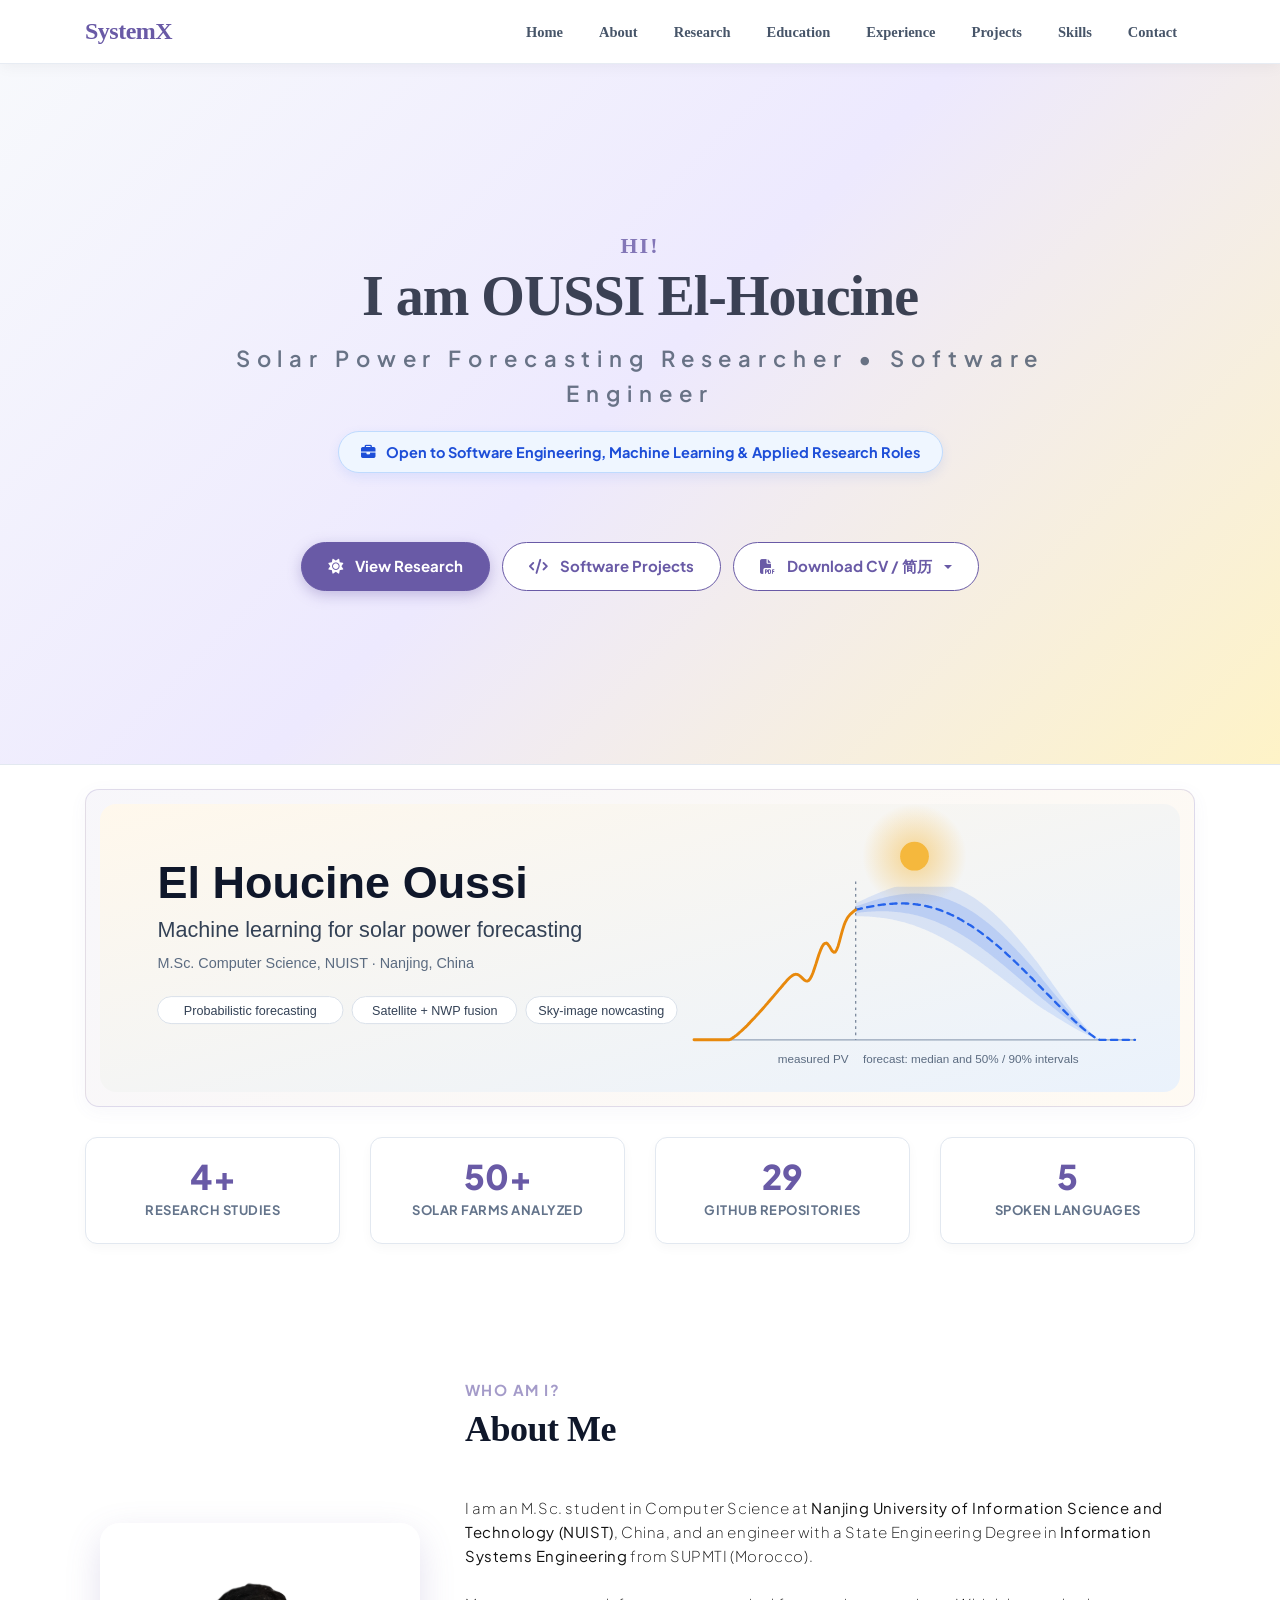
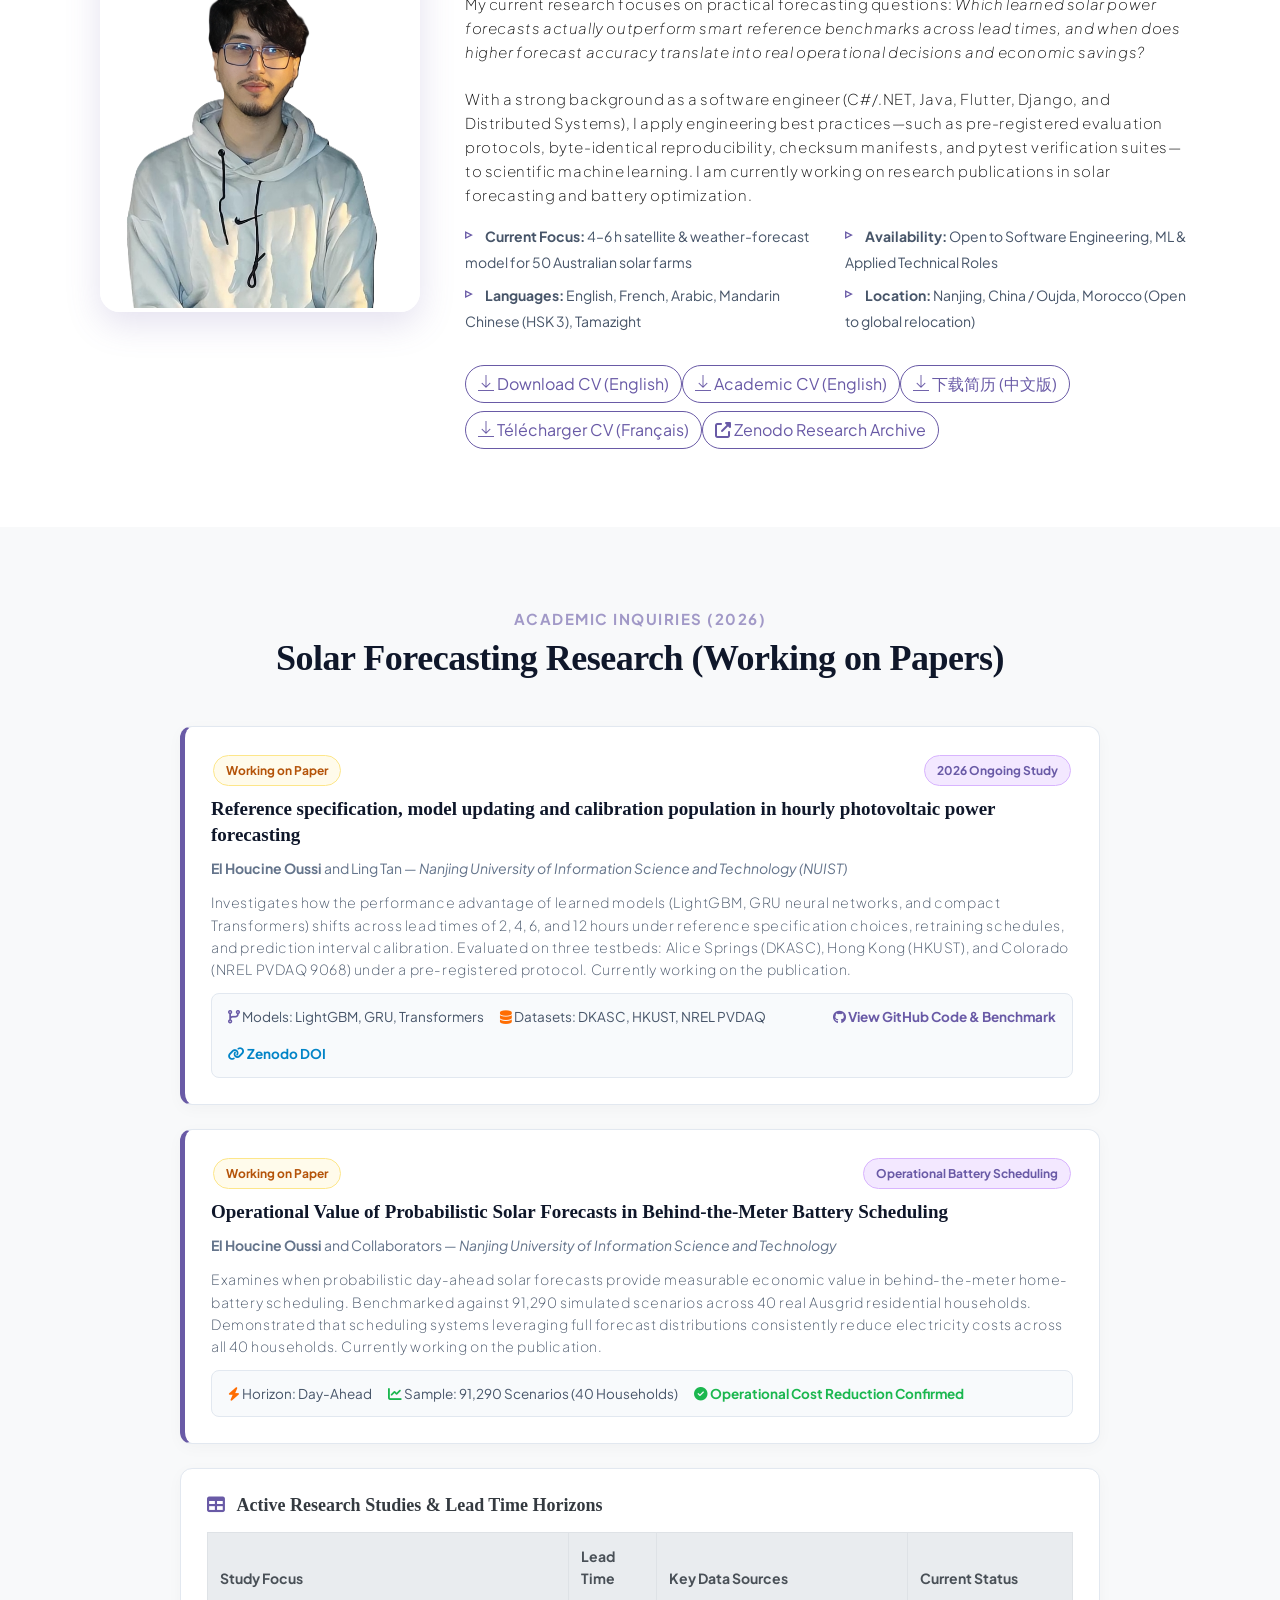
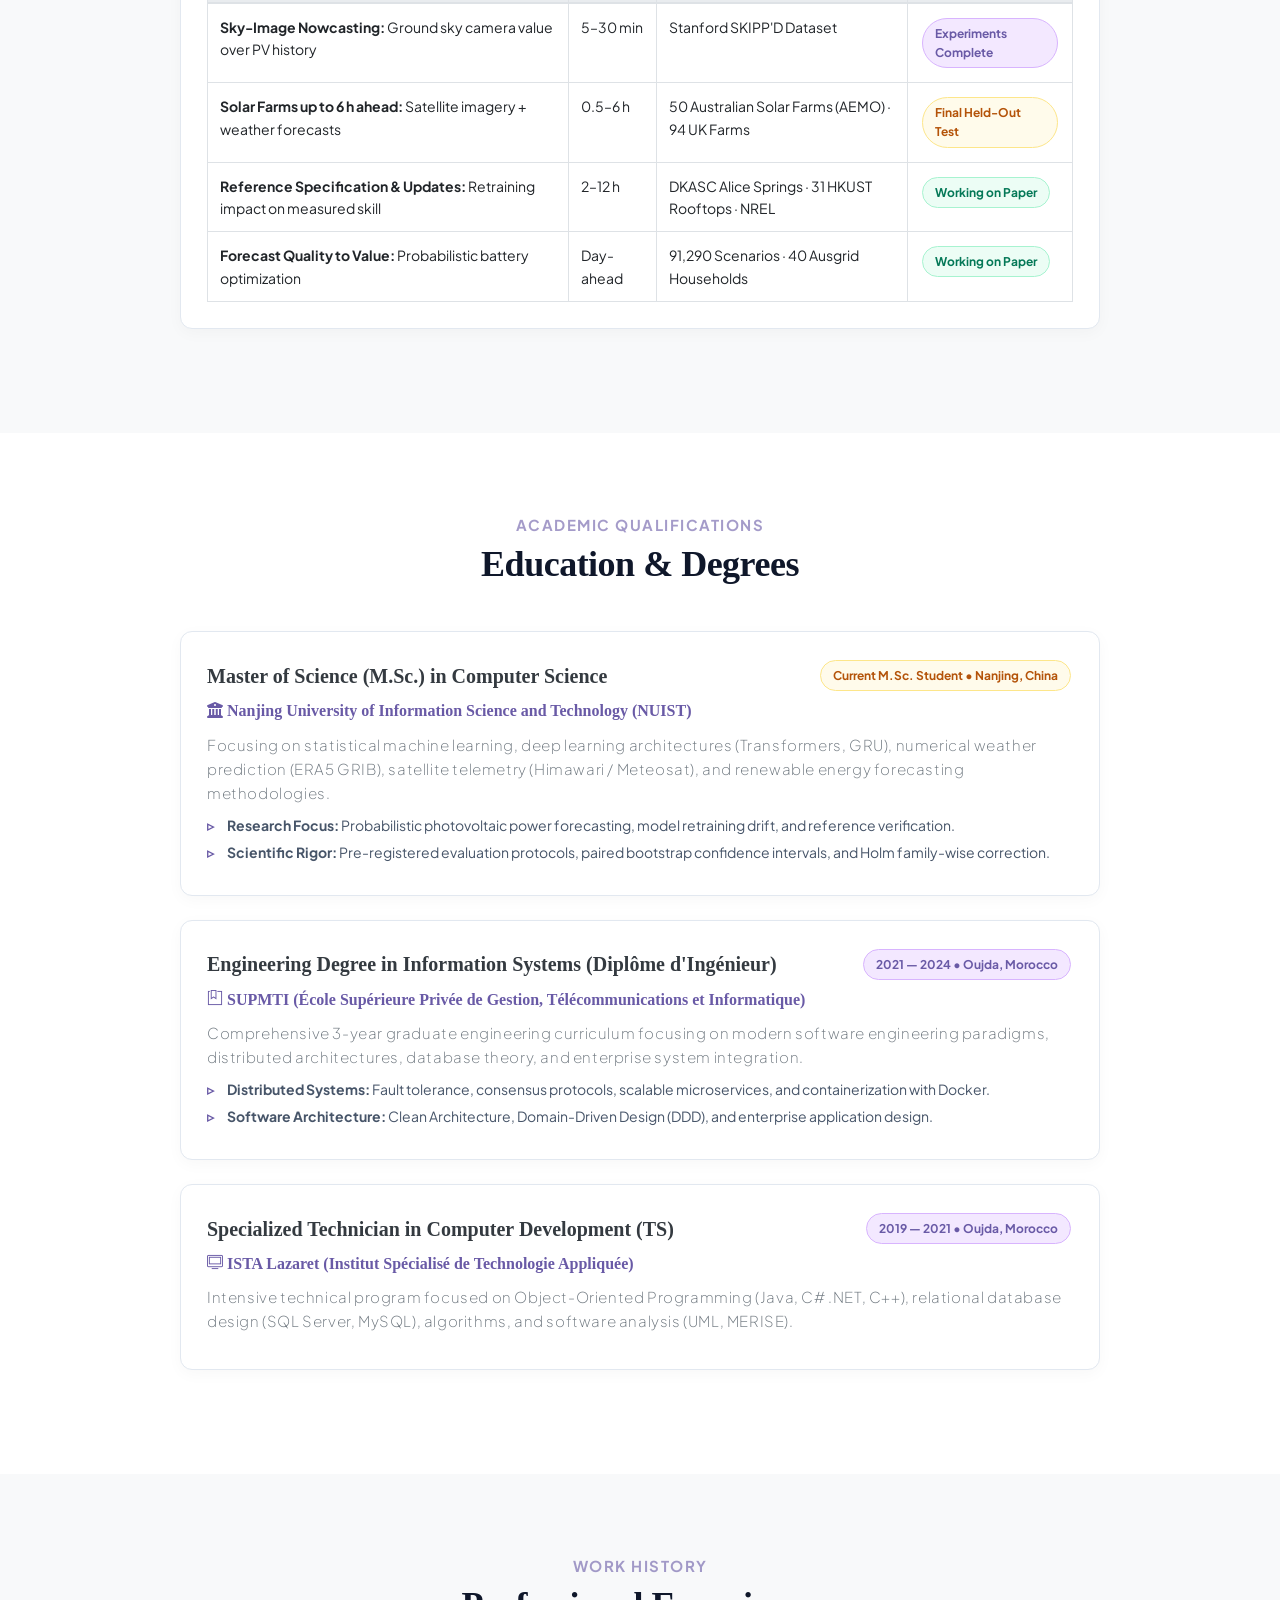
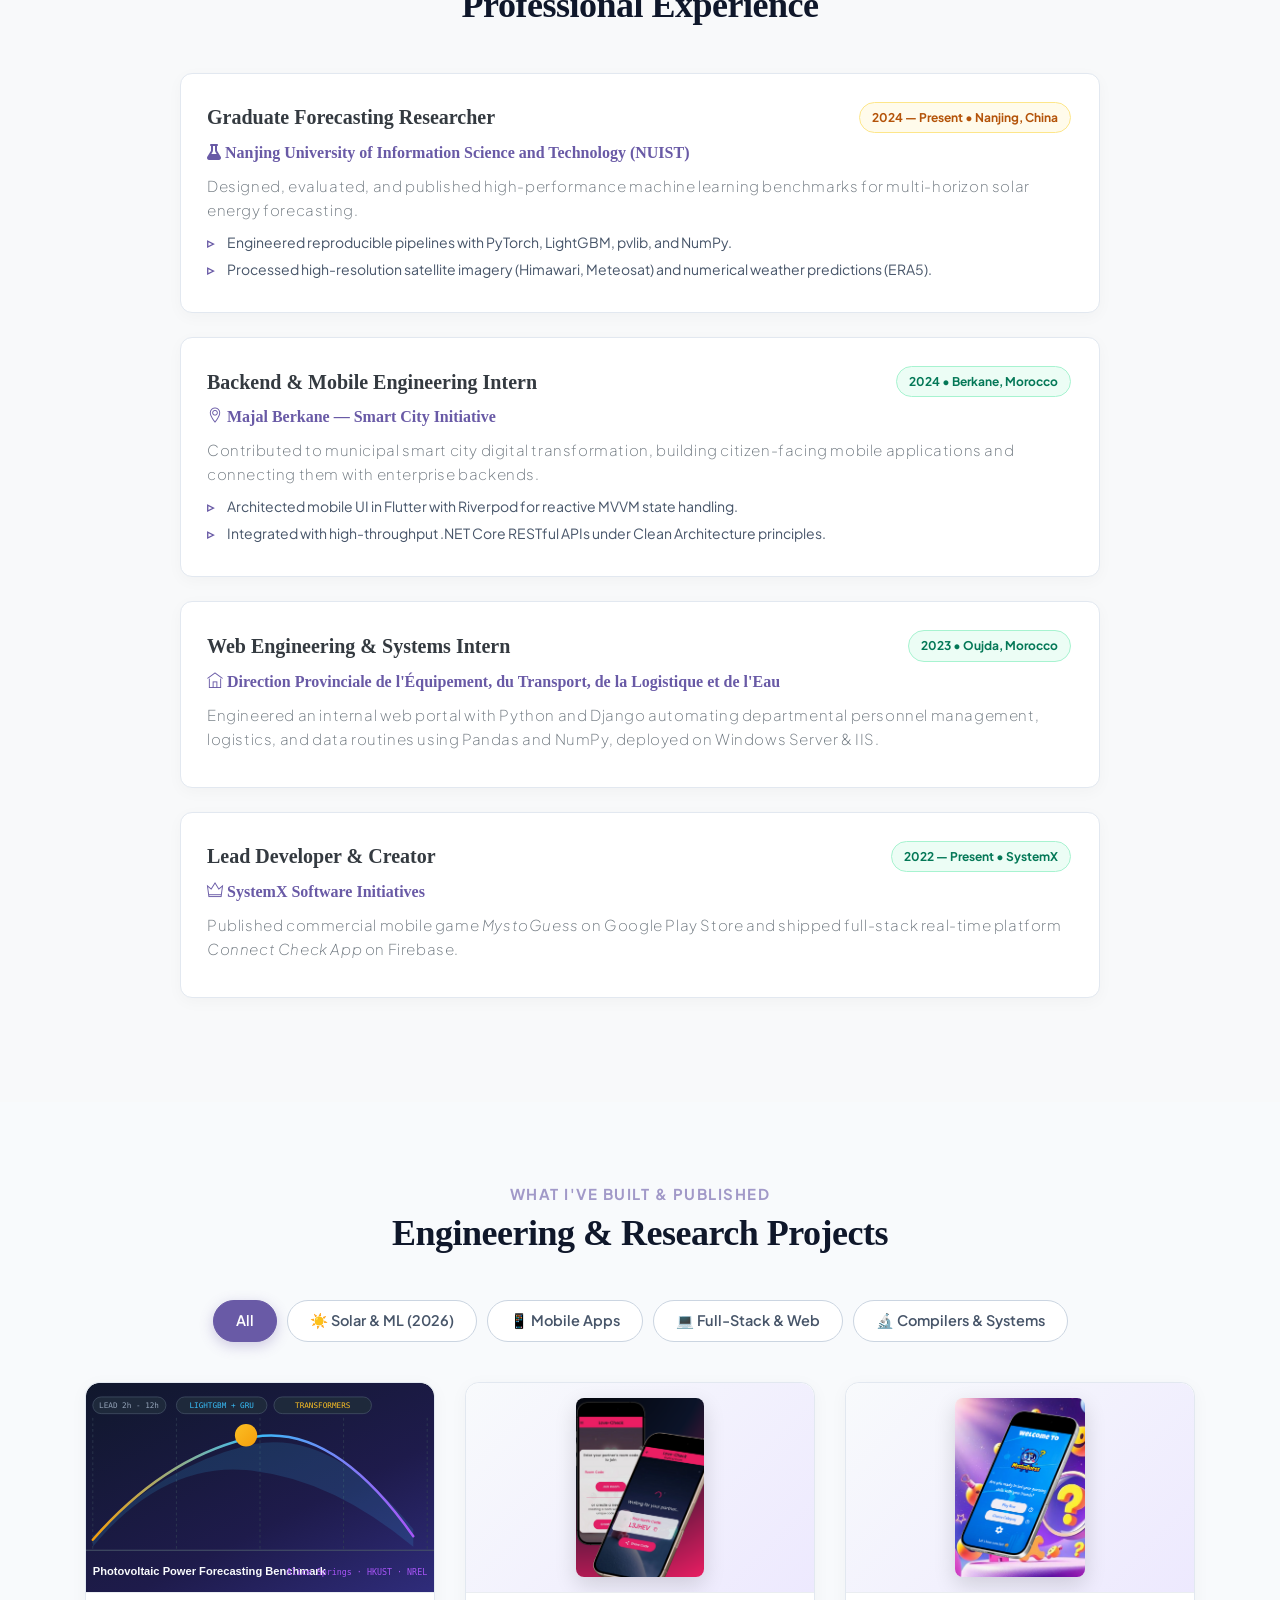
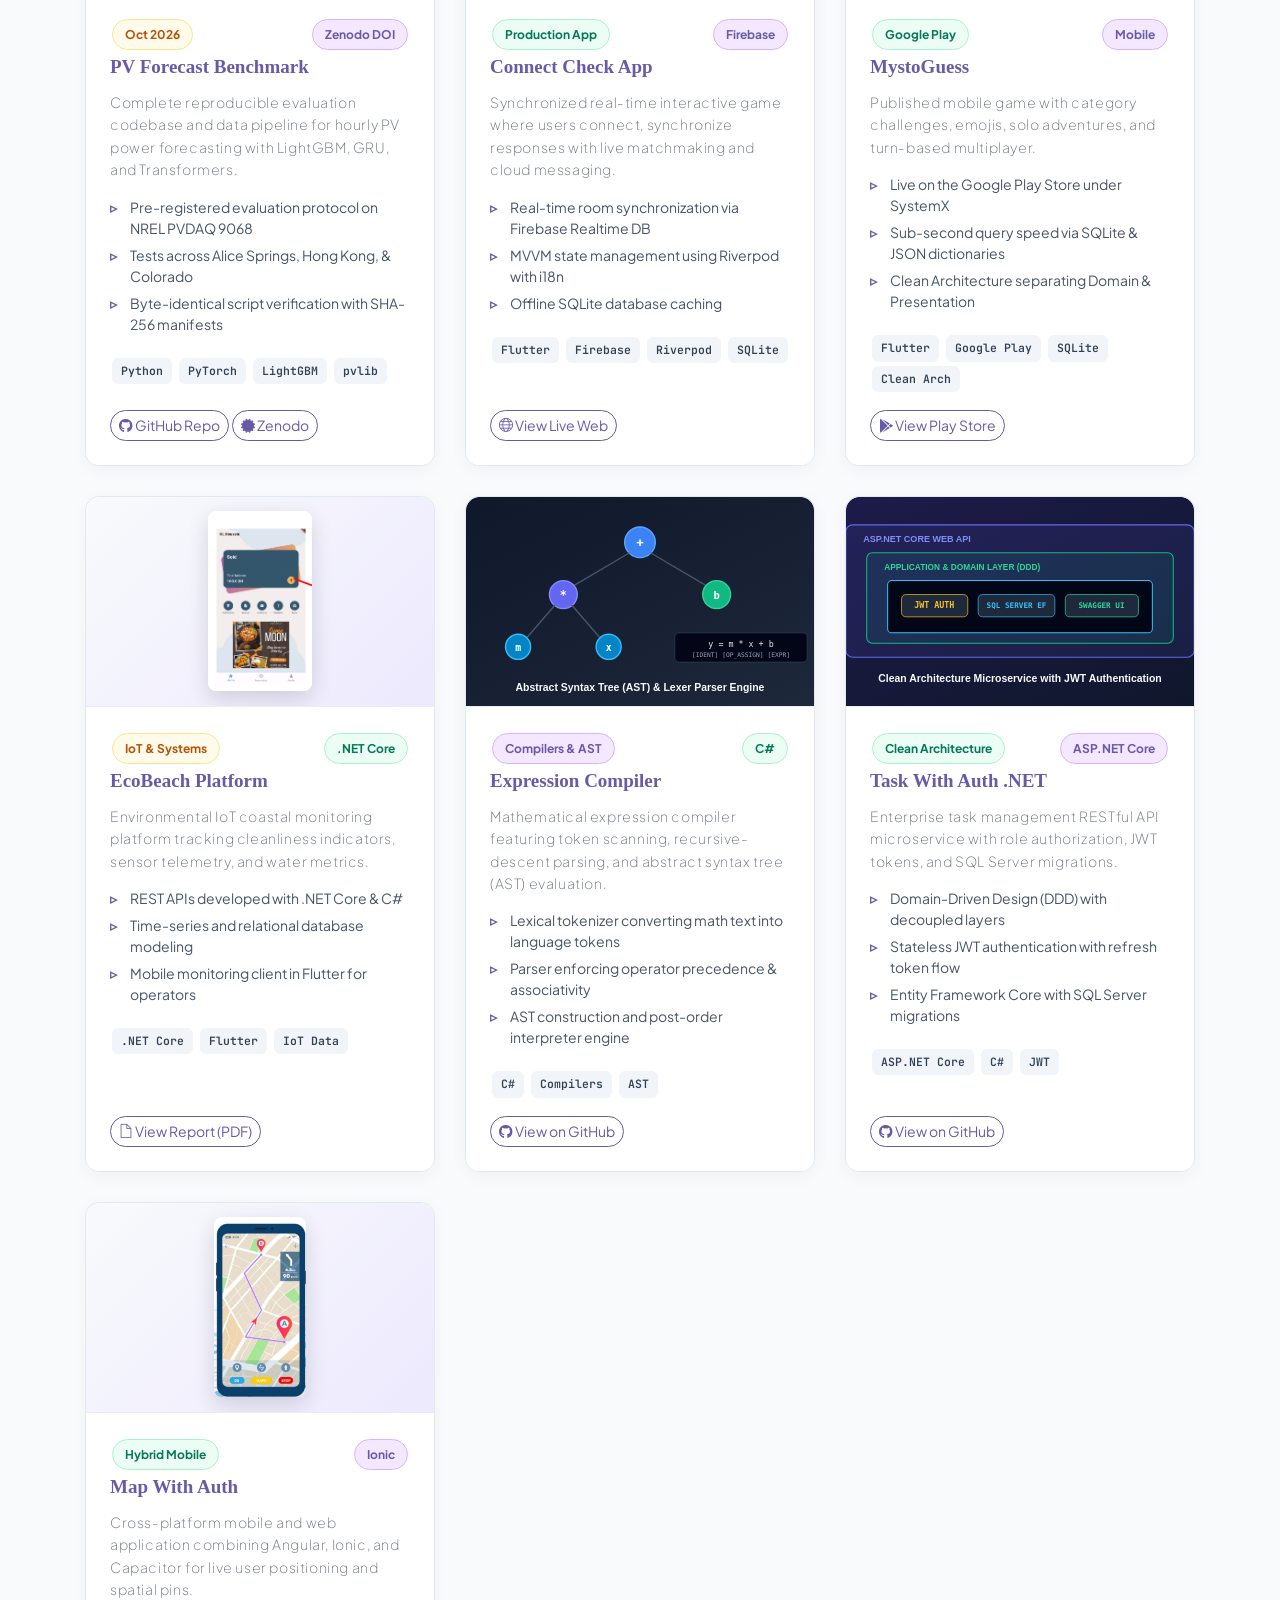
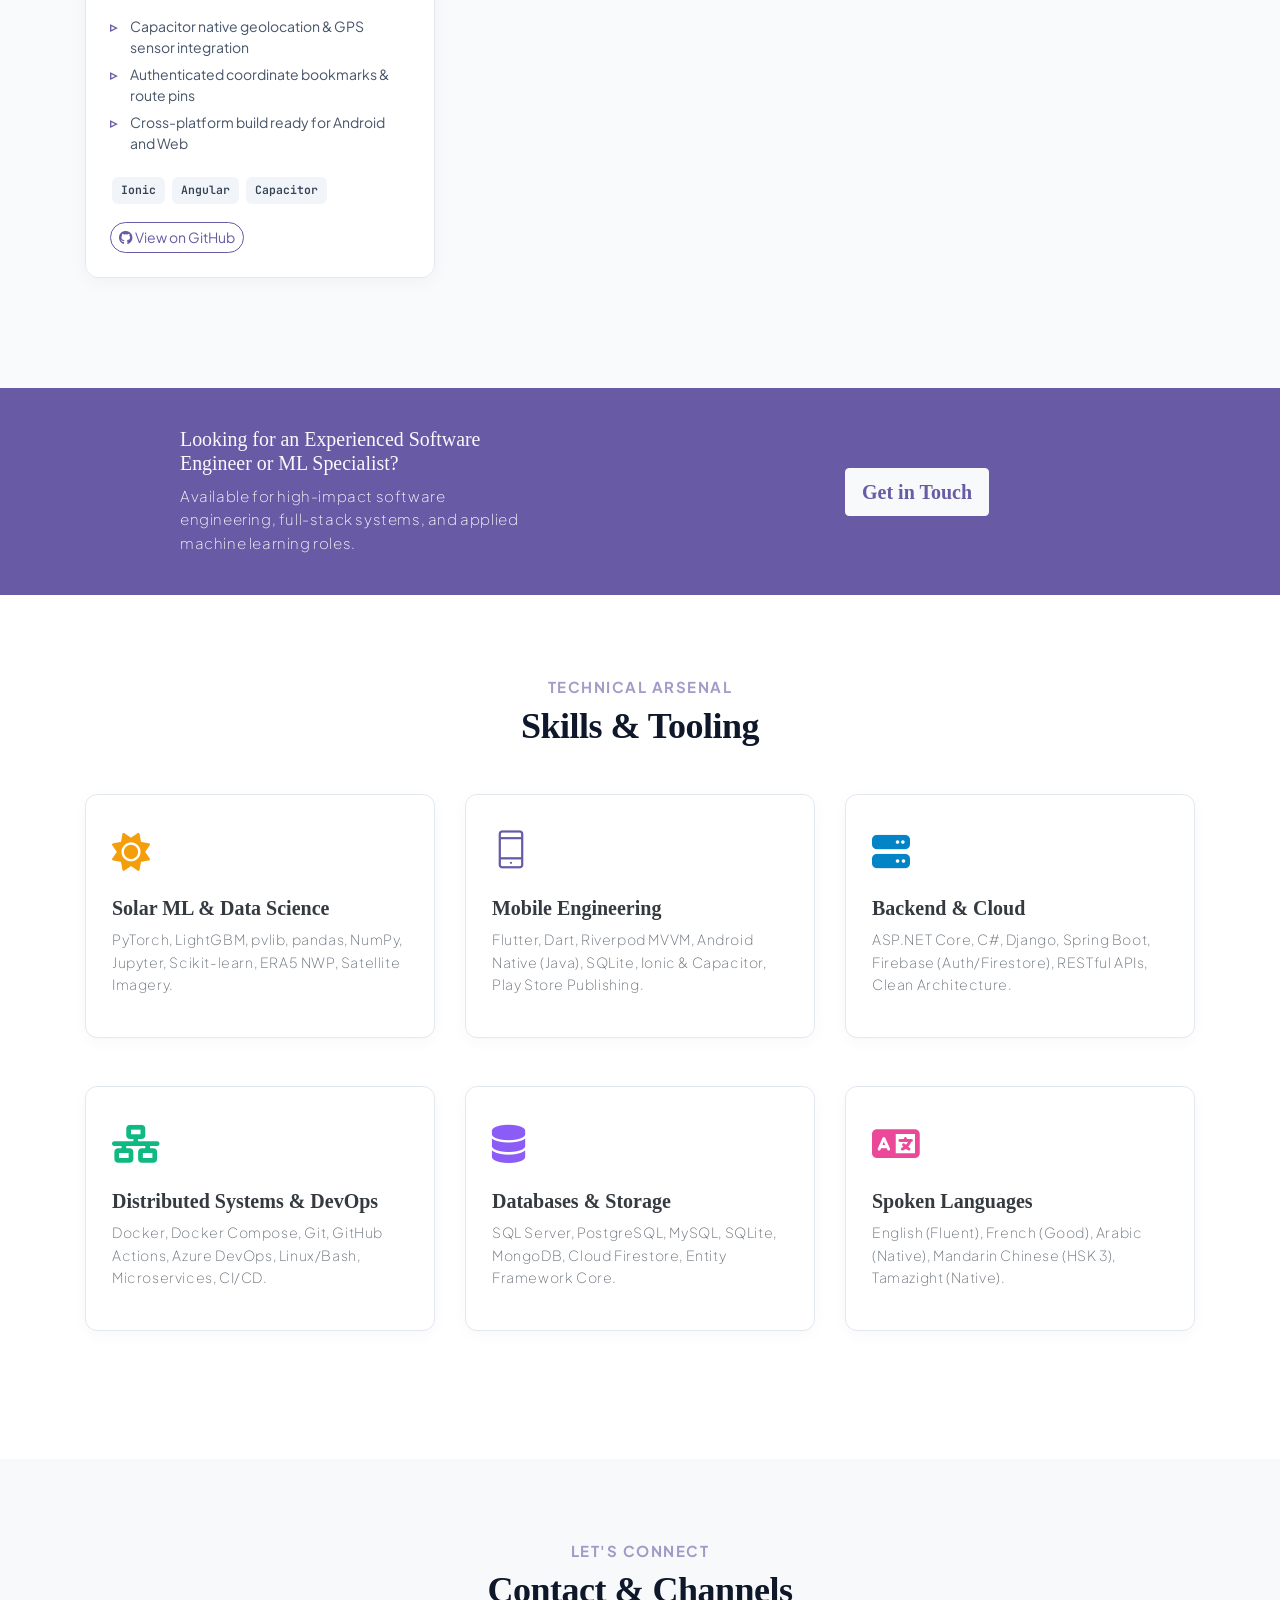
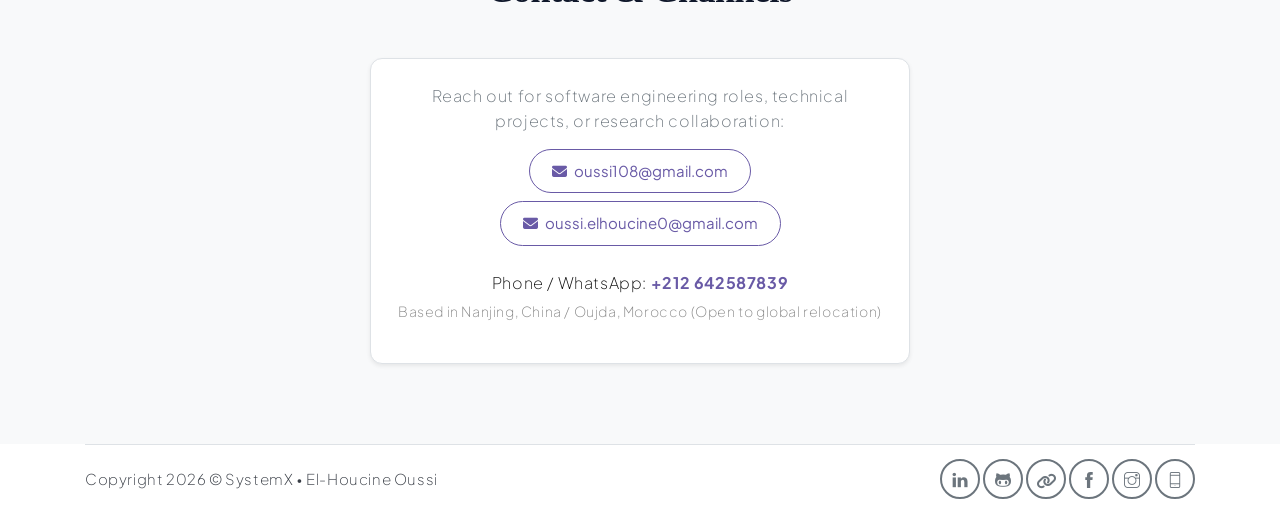
<file: index.html>
<!DOCTYPE html>
<html lang="en">
<head>
    <meta charset="utf-8">
    <meta name="viewport" content="width=device-width, initial-scale=1, shrink-to-fit=no">
    <meta name="description" content="Portfolio of El-Houcine Oussi, M.Sc. in Computer Science at NUIST & Information Systems Engineer from SUPMTI. Specializing in Solar Power & Renewable Energy Forecasting, Distributed Systems, Flutter, and .NET.">
    <meta name="author" content="El-Houcine Oussi">
    <title>El-Houcine OUSSI | Solar Forecasting Researcher & Software Engineer</title>
    
    <!-- Favicon -->
    <link rel="icon" href="data:image/svg+xml,<svg xmlns=%22http://www.w3.org/2000/svg%22 viewBox=%220%22 100 100%22><text y=%22.9em%22 font-size=%2290%22>☀️</text></svg>">

    <!-- Fonts & Icons -->
    <link rel="preconnect" href="https://fonts.googleapis.com">
    <link rel="preconnect" href="https://fonts.gstatic.com" crossorigin>
    <link href="https://fonts.googleapis.com/css2?family=Plus+Jakarta+Sans:wght@300;400;500;600;700;800&family=JetBrains+Mono:wght@400;500;600&display=swap" rel="stylesheet">
    <link rel="stylesheet" href="https://cdnjs.cloudflare.com/ajax/libs/font-awesome/6.5.1/css/all.min.css">
    <link rel="stylesheet" href="assets/vendors/themify-icons/css/themify-icons.css">

    <!-- Meyawo Core Styles -->
    <link rel="stylesheet" href="assets/css/meyawo.css">

    <style>
        :root {
            --primary: #695aa6;
            --primary-dark: #514488;
            --primary-light: #f3f0fc;
            --accent-solar: #f59e0b;
            --text-dark: #1e293b;
            --text-muted: #64748b;
            --bg-light: #f8fafc;
        }

        html {
            scroll-behavior: smooth;
        }

        body {
            font-family: 'Plus Jakarta Sans', sans-serif;
            color: var(--text-dark);
            background-color: #ffffff;
            line-height: 1.6;
            overflow-x: hidden;
        }

        /* ----------------------------------------------------
           1. MODERN FIXED NAVBAR
        ---------------------------------------------------- */
        .custom-navbar {
            position: fixed !important;
            top: 0 !important;
            left: 0 !important;
            width: 100% !important;
            z-index: 1050 !important;
            background: rgba(255, 255, 255, 0.98) !important;
            backdrop-filter: blur(10px) !important;
            border-bottom: 1px solid rgba(226, 232, 240, 0.8) !important;
            box-shadow: 0 2px 15px rgba(0, 0, 0, 0.05) !important;
            padding: 10px 0 !important;
            min-height: 64px !important;
            transition: all 0.3s ease !important;
        }

        .custom-navbar .container {
            display: flex !important;
            align-items: center !important;
            justify-content: space-between !important;
            min-height: auto !important;
            padding-top: 0 !important;
            padding-bottom: 0 !important;
        }

        .custom-navbar .logo {
            font-size: 24px !important;
            font-weight: 800 !important;
            color: var(--primary) !important;
            letter-spacing: -0.5px !important;
            text-decoration: none !important;
        }

        .custom-navbar .nav {
            display: flex !important;
            align-items: center !important;
            list-style: none !important;
            margin: 0 !important;
            padding: 0 !important;
        }

        .custom-navbar .nav .item {
            margin: 0 4px !important;
            opacity: 1 !important;
            visibility: visible !important;
            transform: none !important;
            transition: none !important;
        }

        .custom-navbar .nav .item .link {
            color: #475569 !important;
            font-weight: 600 !important;
            font-size: 14.5px !important;
            padding: 8px 14px !important;
            border-radius: 8px !important;
            text-decoration: none !important;
            transition: all 0.2s ease !important;
        }

        .custom-navbar .nav .item .link:hover,
        .custom-navbar .nav .item .link.active {
            color: var(--primary) !important;
            background-color: var(--primary-light) !important;
        }

        .custom-navbar .hamburger {
            display: none !important;
        }

        @media (max-width: 991.98px) {
            .custom-navbar .hamburger {
                display: block !important;
                margin-left: auto !important;
                padding: 10px !important;
            }
            .custom-navbar .hamburger .hamburger-inner,
            .custom-navbar .hamburger .hamburger-inner::before,
            .custom-navbar .hamburger .hamburger-inner::after {
                background: #334155 !important;
            }
            .custom-navbar .nav {
                position: absolute !important;
                top: 100% !important;
                left: 0 !important;
                width: 100% !important;
                background: #ffffff !important;
                flex-direction: column !important;
                padding: 15px 20px !important;
                box-shadow: 0 10px 25px rgba(0,0,0,0.1) !important;
                border-bottom: 1px solid #e2e8f0 !important;
                display: none !important;
            }
            .custom-navbar .nav.show {
                display: flex !important;
            }
            .custom-navbar .nav .item {
                width: 100% !important;
                margin: 4px 0 !important;
            }
            .custom-navbar .nav .item .link {
                display: block !important;
                padding: 10px 14px !important;
            }
        }

        /* ----------------------------------------------------
           2. HERO HEADER
        ---------------------------------------------------- */
        .header {
            position: relative !important;
            height: auto !important;
            min-height: 85vh !important;
            display: flex !important;
            align-items: center !important;
            justify-content: center !important;
            padding: 130px 0 70px 0 !important;
            background: linear-gradient(135deg, #f8fafc 0%, #ede9fe 50%, #fef3c7 100%) !important;
            border-bottom: 1px solid #e2e8f0 !important;
        }

        .header .overlay {
            display: none !important;
        }

        .header-content {
            position: relative !important;
            z-index: 2 !important;
            max-width: 900px !important;
            margin: 0 auto !important;
            padding-left: 15px !important;
            padding-right: 15px !important;
        }

        .header-title {
            margin-bottom: 12px !important;
        }

        .header-title .up {
            display: block !important;
            font-size: 22px !important;
            font-weight: 700 !important;
            color: var(--primary) !important;
            text-transform: uppercase !important;
            letter-spacing: 2px !important;
        }

        .header-title .down {
            display: block !important;
            font-size: clamp(32px, 5vw, 56px) !important;
            font-weight: 800 !important;
            color: #0f172a !important;
            letter-spacing: -1px !important;
            line-height: 1.15 !important;
        }

        .header-subtitle {
            font-size: clamp(16px, 2.5vw, 22px) !important;
            font-weight: 600 !important;
            color: #475569 !important;
            margin-top: 10px !important;
            margin-bottom: 20px !important;
        }

        .status-pill {
            display: inline-flex !important;
            align-items: center !important;
            gap: 10px !important;
            background: #eff6ff !important;
            border: 1px solid #bfdbfe !important;
            color: #1d4ed8 !important;
            padding: 10px 22px !important;
            border-radius: 50px !important;
            font-size: 14.5px !important;
            font-weight: 700 !important;
            box-shadow: 0 4px 12px rgba(37, 99, 235, 0.1) !important;
            margin-bottom: 25px !important;
            line-height: 1.4 !important;
            text-align: left !important;
        }

        .hero-btn-group {
            display: flex !important;
            flex-wrap: wrap !important;
            justify-content: center !important;
            gap: 12px !important;
        }

        .hero-btn-group .btn {
            padding: 12px 26px !important;
            font-size: 15px !important;
            font-weight: 700 !important;
            border-radius: 50px !important;
            display: inline-flex !important;
            align-items: center !important;
            gap: 8px !important;
            transition: all 0.25s ease !important;
        }

        .btn-primary {
            background-color: var(--primary) !important;
            border-color: var(--primary) !important;
            color: #ffffff !important;
            box-shadow: 0 4px 14px rgba(105, 90, 166, 0.35) !important;
        }

        .btn-primary:hover {
            background-color: var(--primary-dark) !important;
            border-color: var(--primary-dark) !important;
            transform: translateY(-2px) !important;
            box-shadow: 0 6px 20px rgba(105, 90, 166, 0.45) !important;
        }

        .btn-outline-primary {
            color: var(--primary) !important;
            border-color: var(--primary) !important;
            background: #ffffff !important;
        }

        .btn-outline-primary:hover {
            background-color: var(--primary) !important;
            color: #ffffff !important;
            transform: translateY(-2px) !important;
        }

        /* ----------------------------------------------------
           3. INTRO METRICS & BANNER SECTION
        ---------------------------------------------------- */
        .intro-strip-section {
            padding: 40px 0 20px 0 !important;
            background: #ffffff !important;
        }

        .research-banner-box {
            background: linear-gradient(135deg, rgba(105, 90, 166, 0.05) 0%, rgba(245, 158, 11, 0.05) 100%) !important;
            border: 1px solid rgba(105, 90, 166, 0.18) !important;
            border-radius: 14px !important;
            padding: 14px !important;
            margin-bottom: 30px !important;
            box-shadow: 0 4px 18px rgba(105, 90, 166, 0.05) !important;
        }

        .research-banner-box img {
            width: 100% !important;
            height: auto !important;
            border-radius: 8px !important;
            display: block !important;
        }

        .stat-box {
            background: #ffffff !important;
            border: 1px solid #e2e8f0 !important;
            border-radius: 12px !important;
            padding: 22px 15px !important;
            text-align: center !important;
            box-shadow: 0 4px 12px rgba(0, 0, 0, 0.03) !important;
            transition: transform 0.2s ease, border-color 0.2s ease !important;
            height: 100% !important;
        }

        .stat-box:hover {
            transform: translateY(-3px) !important;
            border-color: var(--primary) !important;
        }

        .stat-num {
            font-size: 34px !important;
            font-weight: 800 !important;
            color: var(--primary) !important;
            line-height: 1 !important;
            margin-bottom: 6px !important;
        }

        .stat-lbl {
            font-size: 13px !important;
            color: var(--text-muted) !important;
            font-weight: 700 !important;
            text-transform: uppercase !important;
            letter-spacing: 0.5px !important;
        }

        /* ----------------------------------------------------
           4. ABOUT ME SECTION
        ---------------------------------------------------- */
        #about {
            padding: 70px 0 !important;
            background: #ffffff !important;
        }

        .about-grid {
            display: flex !important;
            flex-wrap: wrap !important;
            align-items: center !important;
            justify-content: center !important;
            gap: 40px !important;
            text-align: left !important;
        }

        .about-img-col {
            flex: 0 0 300px !important;
            max-width: 320px !important;
            text-align: center !important;
        }

        .about-img-col img {
            width: 100% !important;
            max-width: 280px !important;
            height: auto !important;
            border-radius: 20px !important;
            box-shadow: 0 12px 35px rgba(105, 90, 166, 0.18) !important;
            border: 4px solid #ffffff !important;
        }

        .about-text-col {
            flex: 1 1 500px !important;
            min-width: 300px !important;
        }

        .about-text-col p {
            color: #475569 !important;
            font-size: 15.5px !important;
            line-height: 1.7 !important;
        }

        /* ----------------------------------------------------
           5. SHARED SECTION STYLING
        ---------------------------------------------------- */
        .section {
            padding: 80px 0 !important;
            position: relative !important;
            clear: both !important;
        }

        .section-subtitle {
            font-size: 15px !important;
            font-weight: 700 !important;
            color: var(--primary) !important;
            text-transform: uppercase !important;
            letter-spacing: 1.5px !important;
            margin-bottom: 6px !important;
        }

        .section-title {
            font-size: clamp(26px, 3.5vw, 36px) !important;
            font-weight: 800 !important;
            color: #0f172a !important;
            letter-spacing: -0.5px !important;
            margin-bottom: 45px !important;
        }

        /* ----------------------------------------------------
           6. RESEARCH PAPER CARDS
        ---------------------------------------------------- */
        .paper-card {
            background: #ffffff !important;
            border: 1px solid #e2e8f0 !important;
            border-left: 5px solid var(--primary) !important;
            border-radius: 12px !important;
            padding: 26px !important;
            margin-bottom: 24px !important;
            text-align: left !important;
            box-shadow: 0 4px 16px rgba(0, 0, 0, 0.03) !important;
            transition: all 0.25s ease !important;
        }

        .paper-card:hover {
            border-color: var(--primary) !important;
            box-shadow: 0 10px 28px rgba(105, 90, 166, 0.12) !important;
            transform: translateY(-2px) !important;
        }

        .paper-title {
            font-size: 19px !important;
            font-weight: 700 !important;
            color: #0f172a !important;
            margin-bottom: 8px !important;
            line-height: 1.4 !important;
        }

        .paper-authors {
            font-size: 14px !important;
            color: #64748b !important;
            margin-bottom: 12px !important;
        }

        .paper-meta {
            font-size: 13.5px !important;
            color: #475569 !important;
            background: #f8fafc !important;
            padding: 12px 16px !important;
            border-radius: 8px !important;
            border: 1px solid #e2e8f0 !important;
            display: flex !important;
            flex-wrap: wrap !important;
            gap: 16px !important;
            align-items: center !important;
        }

        /* ----------------------------------------------------
           7. FEATURE CARDS (Education & Experience Timeline)
        ---------------------------------------------------- */
        .feature-card {
            background: #ffffff !important;
            border: 1px solid #e2e8f0 !important;
            border-radius: 12px !important;
            padding: 26px !important;
            margin-bottom: 24px !important;
            box-shadow: 0 4px 16px rgba(0, 0, 0, 0.03) !important;
            text-align: left !important;
            transition: all 0.25s ease !important;
            height: auto !important;
        }

        .feature-card:hover {
            border-color: var(--primary) !important;
            box-shadow: 0 10px 25px rgba(105, 90, 166, 0.1) !important;
            transform: translateY(-2px) !important;
        }

        /* ----------------------------------------------------
           8. PROJECT CARDS (Clean Grid)
        ---------------------------------------------------- */
        #portfolio {
            background-color: #f8fafc !important;
            position: relative !important;
            z-index: 5 !important;
        }

        .filter-btn-group {
            display: flex !important;
            flex-wrap: wrap !important;
            justify-content: center !important;
            gap: 10px !important;
            margin-bottom: 40px !important;
        }

        .filter-btn-group .btn {
            border-radius: 50px !important;
            padding: 9px 22px !important;
            font-size: 14.5px !important;
            font-weight: 600 !important;
            border: 1px solid #cbd5e1 !important;
            color: #475569 !important;
            background: #ffffff !important;
            transition: all 0.2s ease !important;
        }

        .filter-btn-group .btn.active,
        .filter-btn-group .btn:hover {
            background: var(--primary) !important;
            color: #ffffff !important;
            border-color: var(--primary) !important;
            box-shadow: 0 4px 14px rgba(105, 90, 166, 0.3) !important;
        }

        .project-item {
            margin-bottom: 30px !important;
            display: flex !important;
        }

        .project-card {
            background: #ffffff !important;
            border: 1px solid #e2e8f0 !important;
            border-radius: 14px !important;
            overflow: hidden !important;
            height: 100% !important;
            width: 100% !important;
            display: flex !important;
            flex-direction: column !important;
            box-shadow: 0 4px 18px rgba(0, 0, 0, 0.04) !important;
            transition: transform 0.25s ease, box-shadow 0.25s ease, border-color 0.25s ease !important;
        }

        .project-card:hover {
            transform: translateY(-5px) !important;
            box-shadow: 0 14px 30px rgba(105, 90, 166, 0.15) !important;
            border-color: var(--primary) !important;
        }

        .project-img-frame {
            height: 210px !important;
            background: linear-gradient(135deg, #f8fafc 0%, #ede9fe 100%) !important;
            display: flex !important;
            align-items: center !important;
            justify-content: center !important;
            border-radius: 14px 14px 0 0 !important;
            overflow: hidden !important;
            position: relative !important;
            padding: 14px !important;
            border-bottom: 1px solid #eaedf1 !important;
        }

        .project-img-frame img.mobile-shot {
            max-height: 180px !important;
            width: auto !important;
            max-width: 85% !important;
            object-fit: contain !important;
            border-radius: 8px !important;
            box-shadow: 0 8px 22px rgba(0, 0, 0, 0.14) !important;
            transition: transform 0.3s ease !important;
        }

        .project-card:hover .project-img-frame img.mobile-shot {
            transform: scale(1.05) !important;
        }

        .project-img-frame.banner-shot {
            padding: 0 !important;
            background: #0f172a !important;
        }

        .project-img-frame.banner-shot img {
            width: 100% !important;
            height: 100% !important;
            object-fit: cover !important;
            border-radius: 14px 14px 0 0 !important;
            box-shadow: none !important;
            transition: transform 0.3s ease !important;
        }

        .project-card:hover .project-img-frame.banner-shot img {
            transform: scale(1.03) !important;
        }

        .project-card-body {
            padding: 24px !important;
            display: flex !important;
            flex-direction: column !important;
            flex-grow: 1 !important;
            text-align: left !important;
            background: #ffffff !important;
        }

        .badge-pill-custom {
            font-size: 12px !important;
            font-weight: 700 !important;
            padding: 5px 12px !important;
            border-radius: 50px !important;
            display: inline-block !important;
            margin: 2px !important;
        }

        .badge-academic {
            background-color: #f3e8ff !important;
            color: #695aa6 !important;
            border: 1px solid #d8b4fe !important;
        }

        .badge-solar {
            background-color: #fffbeb !important;
            color: #b45309 !important;
            border: 1px solid #fde68a !important;
        }

        .badge-industry {
            background-color: #ecfdf5 !important;
            color: #047857 !important;
            border: 1px solid #a7f3d0 !important;
        }

        .project-tag {
            font-size: 11.5px !important;
            padding: 4px 9px !important;
            background-color: #f1f5f9 !important;
            color: #334155 !important;
            border-radius: 6px !important;
            margin: 2px !important;
            display: inline-block !important;
            font-weight: 600 !important;
            font-family: 'JetBrains Mono', monospace !important;
        }

        .project-bullet {
            font-size: 14px !important;
            color: #475569 !important;
            margin-bottom: 6px !important;
            position: relative !important;
            padding-left: 20px !important;
            list-style: none !important;
            line-height: 1.5 !important;
        }

        .project-bullet::before {
            content: "▹" !important;
            position: absolute !important;
            left: 0 !important;
            color: var(--primary) !important;
            font-weight: bold !important;
        }
    </style>
</head>
<body data-spy="scroll" data-target=".navbar" data-offset="70">

    <!-- Page Navbar -->
    <nav class="custom-navbar" data-spy="affix" data-offset-top="20">
        <div class="container">
            <a class="logo" href="#">SystemX</a>         
            <ul class="nav">
                <li class="item"><a class="link" href="#home">Home</a></li>
                <li class="item"><a class="link" href="#about">About</a></li>
                <li class="item"><a class="link" href="#research">Research</a></li>
                <li class="item"><a class="link" href="#education">Education</a></li>
                <li class="item"><a class="link" href="#experience">Experience</a></li>
                <li class="item"><a class="link" href="#portfolio">Projects</a></li>
                <li class="item"><a class="link" href="#skills">Skills</a></li>
                <li class="item"><a class="link" href="#contact">Contact</a></li>
            </ul>
            <a href="javascript:void(0)" id="nav-toggle" class="hamburger hamburger--elastic">
                <div class="hamburger-box">
                  <div class="hamburger-inner"></div>
                </div>
            </a>
        </div>          
    </nav><!-- End of Page Navbar -->

    <!-- Page Header (Classic Meyawo Hero) -->
    <header id="home" class="header">
        <div class="overlay"></div>
        <div class="header-content container text-center">
            
            <h1 class="header-title">
                <span class="up">HI!</span>
                <span class="down">I am OUSSI El-Houcine</span>
            </h1>
            <p class="header-subtitle">Solar Power Forecasting Researcher • Software Engineer</p>            
            
            <div>
                <span class="status-pill">
                    <i class="fas fa-briefcase"></i> Open to Software Engineering, Machine Learning & Applied Research Roles
                </span>
            </div>

            <div class="hero-btn-group mt-4">
                <a href="#research" class="btn btn-primary btn-rounded me-2" style="padding: 10px 24px; font-size: 15px;">
                    <i class="fas fa-sun mr-1"></i> View Research
                </a>
                <a href="#portfolio" class="btn btn-outline-primary btn-rounded me-2" style="padding: 10px 24px; font-size: 15px;">
                    <i class="fas fa-code mr-1"></i> Software Projects
                </a>
                <div class="dropdown d-inline-block">
                    <button class="btn btn-outline-primary btn-rounded dropdown-toggle" type="button" id="cvDropdown" data-toggle="dropdown" aria-haspopup="true" aria-expanded="false" style="padding: 10px 24px; font-size: 15px;">
                        <i class="fas fa-file-pdf mr-1"></i> Download CV / 简历
                    </button>
                    <div class="dropdown-menu dropdown-menu-right" aria-labelledby="cvDropdown" style="border-radius: 12px; box-shadow: 0 10px 25px rgba(0,0,0,0.12); border: 1px solid #e2e8f0; min-width: 210px; padding: 6px 0;">
                        <a class="dropdown-item py-2" href="assets/docs/CV_English.pdf" download style="font-size: 14px; font-weight: 500;">
                            <i class="fas fa-file-pdf text-primary mr-2"></i> English CV (PDF)
                        </a>
                        <a class="dropdown-item py-2" href="assets/docs/CV_Academic_EN.pdf" download style="font-size: 14px; font-weight: 500;">
                            <i class="fas fa-file-pdf text-primary mr-2"></i> Academic CV, English (PDF)
                        </a>
                        <a class="dropdown-item py-2" href="assets/docs/CV_Chinese.pdf" download style="font-size: 14px; font-weight: 500;">
                            <i class="fas fa-file-pdf text-danger mr-2"></i> 中文个人简历 (PDF)
                        </a>
                        <a class="dropdown-item py-2" href="assets/docs/CV_French.pdf" download style="font-size: 14px; font-weight: 500;">
                            <i class="fas fa-file-pdf text-info mr-2"></i> CV en Français (PDF)
                        </a>
                    </div>
                </div>
            </div>
        </div>              
    </header><!-- End of Page Header -->

    <!-- Research Banner Bar -->
    <div class="container mt-4">
        <div class="research-banner-box">
            <picture>
                <source media="(prefers-color-scheme: dark)" srcset="assets/imgs/banner-dark.svg">
                <img src="assets/imgs/banner-light.svg" alt="El Houcine Oussi - machine learning for solar power forecasting">
            </picture>
        </div>
    </div>

    <!-- Quick Stats Metric Strip -->
    <div class="container mb-5">
        <div class="row">
            <div class="col-6 col-md-3 mb-3">
                <div class="stat-box">
                    <div class="stat-num">4+</div>
                    <div class="stat-lbl">Research Studies</div>
                </div>
            </div>
            <div class="col-6 col-md-3 mb-3">
                <div class="stat-box">
                    <div class="stat-num">50+</div>
                    <div class="stat-lbl">Solar Farms Analyzed</div>
                </div>
            </div>
            <div class="col-6 col-md-3 mb-3">
                <div class="stat-box">
                    <div class="stat-num">29</div>
                    <div class="stat-lbl">GitHub Repositories</div>
                </div>
            </div>
            <div class="col-6 col-md-3 mb-3">
                <div class="stat-box">
                    <div class="stat-num">5</div>
                    <div class="stat-lbl">Spoken Languages</div>
                </div>
            </div>
        </div>
    </div>

    <!-- About Section -->
    <section class="section pt-0" id="about">
        <div class="container text-center">
            <div class="row align-items-center justify-content-center text-left" style="gap: 20px 0;">
                <div class="col-lg-4 text-center mb-4 mb-lg-0">
                    <img src="assets/imgs/my-image.png" alt="El-Houcine Oussi Profile Photo" 
                         style="width: 100%; max-width: 320px; border-radius: 20px; box-shadow: 0 12px 35px rgba(105, 90, 166, 0.18); border: 4px solid #ffffff;">
                </div>
                <div class="col-lg-8">
                    
                    <p class="section-subtitle">Who Am I?</p>
                    <h2 class="section-title mb-3">About Me</h2>
                    <p>
                        I am an M.Sc. student in Computer Science at <strong>Nanjing University of Information Science and Technology (NUIST)</strong>, China, and an engineer with a State Engineering Degree in <strong>Information Systems Engineering</strong> from SUPMTI (Morocco).
                        <br><br>
                        My current research focuses on practical forecasting questions: <em>Which learned solar power forecasts actually outperform smart reference benchmarks across lead times, and when does higher forecast accuracy translate into real operational decisions and economic savings?</em>
                        <br><br>
                        With a strong background as a software engineer (C#/.NET, Java, Flutter, Django, and Distributed Systems), I apply engineering best practices—such as pre-registered evaluation protocols, byte-identical reproducibility, checksum manifests, and pytest verification suites—to scientific machine learning. I am currently working on research publications in solar forecasting and battery optimization.
                    </p>
    
                    <div class="row text-left mt-3 mb-3">
                        <div class="col-md-6 mb-2">
                            <span class="project-bullet"><strong>Current Focus:</strong> 4–6 h satellite & weather-forecast model for 50 Australian solar farms</span>
                        </div>
                        <div class="col-md-6 mb-2">
                            <span class="project-bullet"><strong>Availability:</strong> Open to Software Engineering, ML & Applied Technical Roles</span>
                        </div>
                        <div class="col-md-6 mb-2">
                            <span class="project-bullet"><strong>Languages:</strong> English, French, Arabic, Mandarin Chinese (HSK 3), Tamazight</span>
                        </div>
                        <div class="col-md-6 mb-2">
                            <span class="project-bullet"><strong>Location:</strong> Nanjing, China / Oujda, Morocco (Open to global relocation)</span>
                        </div>
                    </div>

                    <!-- CV Buttons -->
                    <div class="mt-4 d-flex flex-wrap align-items-center">
                        <a href="assets/docs/CV_English.pdf" download class="btn-rounded btn btn-outline-primary me-2 mb-2">
                            <i class="ti-download"></i> Download CV (English)
                        </a>
                        <a href="assets/docs/CV_Academic_EN.pdf" download class="btn-rounded btn btn-outline-primary me-2 mb-2">
                            <i class="ti-download"></i> Academic CV (English)
                        </a>
                        <a href="assets/docs/CV_Chinese.pdf" download class="btn-rounded btn btn-outline-primary me-2 mb-2">
                            <i class="ti-download"></i> 下载简历 (中文版)
                        </a>
                        <a href="assets/docs/CV_French.pdf" download class="btn-rounded btn btn-outline-primary me-2 mb-2">
                            <i class="ti-download"></i> Télécharger CV (Français)
                        </a>
                        <a href="https://doi.org/10.5281/zenodo.23590205" target="_blank" class="btn-rounded btn btn-outline-primary mb-2">
                            <i class="fas fa-external-link-alt"></i> Zenodo Research Archive
                        </a>
                    </div>
                </div>
            </div>
        </div>
    </section><!-- End of About Section -->

    <!-- Recent 2026 Research Section -->
    <section class="section" id="research" style="background-color: #f8f9fa;">
        <div class="container text-center">
            <p class="section-subtitle">Academic Inquiries (2026)</p>
            <h6 class="section-title mb-5">Solar Forecasting Research (Working on Papers)</h6>

            <div class="row justify-content-center">
                <div class="col-lg-10">
                    
                    <!-- Research Study 1 -->
                    <div class="paper-card">
                        <div class="d-flex justify-content-between align-items-center mb-2">
                            <span class="badge-pill-custom badge-solar">Working on Paper</span>
                            <span class="badge-pill-custom badge-academic">2026 Ongoing Study</span>
                        </div>
                        <h4 class="paper-title">
                            Reference specification, model updating and calibration population in hourly photovoltaic power forecasting
                        </h4>
                        <div class="paper-authors">
                            <strong>El Houcine Oussi</strong> and Ling Tan — <em>Nanjing University of Information Science and Technology (NUIST)</em>
                        </div>
                        <p style="font-size: 14px; color: #475569; line-height: 1.6; margin-bottom: 12px;">
                            Investigates how the performance advantage of learned models (LightGBM, GRU neural networks, and compact Transformers) shifts across lead times of 2, 4, 6, and 12 hours under reference specification choices, retraining schedules, and prediction interval calibration. Evaluated on three testbeds: Alice Springs (DKASC), Hong Kong (HKUST), and Colorado (NREL PVDAQ 9068) under a pre-registered protocol. Currently working on the publication.
                        </p>
                        <div class="paper-meta">
                            <span><i class="fas fa-code-branch text-primary"></i> Models: LightGBM, GRU, Transformers</span>
                            <span><i class="fas fa-database text-warning"></i> Datasets: DKASC, HKUST, NREL PVDAQ</span>
                            <a href="https://github.com/Oussi108/pv-forecast-reference-evaluation" target="_blank" style="color: #695aa6; font-weight: 700; margin-left: auto;">
                                <i class="fab fa-github"></i> View GitHub Code & Benchmark
                            </a>
                            <a href="https://doi.org/10.5281/zenodo.23590205" target="_blank" style="color: #0284c7; font-weight: 700;">
                                <i class="fas fa-link"></i> Zenodo DOI
                            </a>
                        </div>
                    </div>

                    <!-- Research Study 2 -->
                    <div class="paper-card">
                        <div class="d-flex justify-content-between align-items-center mb-2">
                            <span class="badge-pill-custom badge-solar">Working on Paper</span>
                            <span class="badge-pill-custom badge-academic">Operational Battery Scheduling</span>
                        </div>
                        <h4 class="paper-title">
                            Operational Value of Probabilistic Solar Forecasts in Behind-the-Meter Battery Scheduling
                        </h4>
                        <div class="paper-authors">
                            <strong>El Houcine Oussi</strong> and Collaborators — <em>Nanjing University of Information Science and Technology</em>
                        </div>
                        <p style="font-size: 14px; color: #475569; line-height: 1.6; margin-bottom: 12px;">
                            Examines when probabilistic day-ahead solar forecasts provide measurable economic value in behind-the-meter home-battery scheduling. Benchmarked against 91,290 simulated scenarios across 40 real Ausgrid residential households. Demonstrated that scheduling systems leveraging full forecast distributions consistently reduce electricity costs across all 40 households. Currently working on the publication.
                        </p>
                        <div class="paper-meta">
                            <span><i class="fas fa-bolt text-warning"></i> Horizon: Day-Ahead</span>
                            <span><i class="fas fa-chart-line text-success"></i> Sample: 91,290 Scenarios (40 Households)</span>
                            <span class="text-success font-weight-bold"><i class="fas fa-check-circle"></i> Operational Cost Reduction Confirmed</span>
                        </div>
                    </div>

                    <!-- Research Studies Matrix Table -->
                    <div class="feature-card mt-4 mb-4">
                        <h5 style="font-size: 18px; font-weight: 700; color: #343a40; margin-bottom: 15px;">
                            <i class="fas fa-table mr-2 text-primary"></i> Active Research Studies & Lead Time Horizons
                        </h5>
                        <div class="table-responsive">
                            <table class="table table-bordered table-hover mb-0" style="font-size: 14px;">
                                <thead class="thead-light">
                                    <tr>
                                        <th>Study Focus</th>
                                        <th>Lead Time</th>
                                        <th>Key Data Sources</th>
                                        <th>Current Status</th>
                                    </tr>
                                </thead>
                                <tbody>
                                    <tr>
                                        <td><strong>Sky-Image Nowcasting:</strong> Ground sky camera value over PV history</td>
                                        <td>5–30 min</td>
                                        <td>Stanford SKIPP'D Dataset</td>
                                        <td><span class="badge-pill-custom badge-academic">Experiments Complete</span></td>
                                    </tr>
                                    <tr>
                                        <td><strong>Solar Farms up to 6 h ahead:</strong> Satellite imagery + weather forecasts</td>
                                        <td>0.5–6 h</td>
                                        <td>50 Australian Solar Farms (AEMO) · 94 UK Farms</td>
                                        <td><span class="badge-pill-custom badge-solar">Final Held-Out Test</span></td>
                                    </tr>
                                    <tr>
                                        <td><strong>Reference Specification & Updates:</strong> Retraining impact on measured skill</td>
                                        <td>2–12 h</td>
                                        <td>DKASC Alice Springs · 31 HKUST Rooftops · NREL</td>
                                        <td><span class="badge-pill-custom badge-industry">Working on Paper</span></td>
                                    </tr>
                                    <tr>
                                        <td><strong>Forecast Quality to Value:</strong> Probabilistic battery optimization</td>
                                        <td>Day-ahead</td>
                                        <td>91,290 Scenarios · 40 Ausgrid Households</td>
                                        <td><span class="badge-pill-custom badge-industry">Working on Paper</span></td>
                                    </tr>
                                </tbody>
                            </table>
                        </div>
                    </div>

                </div>
            </div>
        </div>
    </section><!-- End of Research Section -->

    <!-- Education Section -->
    <section class="section" id="education">
        <div class="container text-center">
            <p class="section-subtitle">Academic Qualifications</p>
            <h6 class="section-title mb-6">Education & Degrees</h6>

            <div class="row justify-content-center">
                <div class="col-lg-10">
                    
                    <!-- Degree 1: NUIST -->
                    <div class="feature-card mb-4 text-left">
                        <div class="d-flex flex-wrap justify-content-between align-items-center mb-2">
                            <h5 style="font-size: 20px; font-weight: 700; color: #343a40; margin-bottom: 0;">
                                Master of Science (M.Sc.) in Computer Science
                            </h5>
                            <span class="badge-pill-custom badge-solar">Current M.Sc. Student • Nanjing, China</span>
                        </div>
                        <h6 style="color: #695aa6; font-weight: 600; margin-bottom: 12px;">
                            <i class="fas fa-university"></i> Nanjing University of Information Science and Technology (NUIST)
                        </h6>
                        <p style="color: #6c757d; font-size: 15px; margin-bottom: 10px;">
                            Focusing on statistical machine learning, deep learning architectures (Transformers, GRU), numerical weather prediction (ERA5 GRIB), satellite telemetry (Himawari / Meteosat), and renewable energy forecasting methodologies.
                        </p>
                        <ul style="padding-left: 0; margin-bottom: 0;">
                            <li class="project-bullet"><strong>Research Focus:</strong> Probabilistic photovoltaic power forecasting, model retraining drift, and reference verification.</li>
                            <li class="project-bullet"><strong>Scientific Rigor:</strong> Pre-registered evaluation protocols, paired bootstrap confidence intervals, and Holm family-wise correction.</li>
                        </ul>
                    </div>

                    <!-- Degree 2: SUPMTI -->
                    <div class="feature-card mb-4 text-left">
                        <div class="d-flex flex-wrap justify-content-between align-items-center mb-2">
                            <h5 style="font-size: 20px; font-weight: 700; color: #343a40; margin-bottom: 0;">
                                Engineering Degree in Information Systems (Diplôme d'Ingénieur)
                            </h5>
                            <span class="badge-pill-custom badge-academic">2021 — 2024 • Oujda, Morocco</span>
                        </div>
                        <h6 style="color: #695aa6; font-weight: 600; margin-bottom: 12px;">
                            <i class="ti-bookmark-alt"></i> SUPMTI (École Supérieure Privée de Gestion, Télécommunications et Informatique)
                        </h6>
                        <p style="color: #6c757d; font-size: 15px; margin-bottom: 10px;">
                            Comprehensive 3-year graduate engineering curriculum focusing on modern software engineering paradigms, distributed architectures, database theory, and enterprise system integration.
                        </p>
                        <ul style="padding-left: 0; margin-bottom: 0;">
                            <li class="project-bullet"><strong>Distributed Systems:</strong> Fault tolerance, consensus protocols, scalable microservices, and containerization with Docker.</li>
                            <li class="project-bullet"><strong>Software Architecture:</strong> Clean Architecture, Domain-Driven Design (DDD), and enterprise application design.</li>
                        </ul>
                    </div>

                    <!-- Degree 3: ISTA Lazaret -->
                    <div class="feature-card mb-4 text-left">
                        <div class="d-flex flex-wrap justify-content-between align-items-center mb-2">
                            <h5 style="font-size: 20px; font-weight: 700; color: #343a40; margin-bottom: 0;">
                                Specialized Technician in Computer Development (TS)
                            </h5>
                            <span class="badge-pill-custom badge-academic">2019 — 2021 • Oujda, Morocco</span>
                        </div>
                        <h6 style="color: #695aa6; font-weight: 600; margin-bottom: 12px;">
                            <i class="ti-desktop"></i> ISTA Lazaret (Institut Spécialisé de Technologie Appliquée)
                        </h6>
                        <p style="color: #6c757d; font-size: 15px; margin-bottom: 10px;">
                            Intensive technical program focused on Object-Oriented Programming (Java, C# .NET, C++), relational database design (SQL Server, MySQL), algorithms, and software analysis (UML, MERISE).
                        </p>
                    </div>

                </div>
            </div>
        </div>
    </section><!-- End of Education Section -->

    <!-- Experience Section -->
    <section class="section" id="experience" style="background-color: #f8f9fa;">
        <div class="container text-center">
            <p class="section-subtitle">Work History</p>
            <h6 class="section-title mb-6">Professional Experience</h6>

            <div class="row justify-content-center">
                <div class="col-lg-10">
                    
                    <!-- Job 1 -->
                    <div class="feature-card mb-4 text-left">
                        <div class="d-flex flex-wrap justify-content-between align-items-center mb-2">
                            <h5 style="font-size: 20px; font-weight: 700; color: #343a40; margin-bottom: 0;">
                                Graduate Forecasting Researcher
                            </h5>
                            <span class="badge-pill-custom badge-solar">2024 — Present • Nanjing, China</span>
                        </div>
                        <h6 style="color: #695aa6; font-weight: 600; margin-bottom: 12px;">
                            <i class="fas fa-flask"></i> Nanjing University of Information Science and Technology (NUIST)
                        </h6>
                        <p style="color: #6c757d; font-size: 15px; margin-bottom: 10px;">
                            Designed, evaluated, and published high-performance machine learning benchmarks for multi-horizon solar energy forecasting.
                        </p>
                        <ul style="padding-left: 0; margin-bottom: 0;">
                            <li class="project-bullet">Engineered reproducible pipelines with PyTorch, LightGBM, pvlib, and NumPy.</li>
                            <li class="project-bullet">Processed high-resolution satellite imagery (Himawari, Meteosat) and numerical weather predictions (ERA5).</li>
                        </ul>
                    </div>

                    <!-- Job 2 -->
                    <div class="feature-card mb-4 text-left">
                        <div class="d-flex flex-wrap justify-content-between align-items-center mb-2">
                            <h5 style="font-size: 20px; font-weight: 700; color: #343a40; margin-bottom: 0;">
                                Backend & Mobile Engineering Intern
                            </h5>
                            <span class="badge-pill-custom badge-industry">2024 • Berkane, Morocco</span>
                        </div>
                        <h6 style="color: #695aa6; font-weight: 600; margin-bottom: 12px;">
                            <i class="ti-location-pin"></i> Majal Berkane — Smart City Initiative
                        </h6>
                        <p style="color: #6c757d; font-size: 15px; margin-bottom: 10px;">
                            Contributed to municipal smart city digital transformation, building citizen-facing mobile applications and connecting them with enterprise backends.
                        </p>
                        <ul style="padding-left: 0; margin-bottom: 0;">
                            <li class="project-bullet">Architected mobile UI in Flutter with Riverpod for reactive MVVM state handling.</li>
                            <li class="project-bullet">Integrated with high-throughput .NET Core RESTful APIs under Clean Architecture principles.</li>
                        </ul>
                    </div>

                    <!-- Job 3 -->
                    <div class="feature-card mb-4 text-left">
                        <div class="d-flex flex-wrap justify-content-between align-items-center mb-2">
                            <h5 style="font-size: 20px; font-weight: 700; color: #343a40; margin-bottom: 0;">
                                Web Engineering & Systems Intern
                            </h5>
                            <span class="badge-pill-custom badge-industry">2023 • Oujda, Morocco</span>
                        </div>
                        <h6 style="color: #695aa6; font-weight: 600; margin-bottom: 12px;">
                            <i class="ti-home"></i> Direction Provinciale de l'Équipement, du Transport, de la Logistique et de l'Eau
                        </h6>
                        <p style="color: #6c757d; font-size: 15px; margin-bottom: 10px;">
                            Engineered an internal web portal with Python and Django automating departmental personnel management, logistics, and data routines using Pandas and NumPy, deployed on Windows Server & IIS.
                        </p>
                    </div>

                    <!-- Job 4 -->
                    <div class="feature-card mb-4 text-left">
                        <div class="d-flex flex-wrap justify-content-between align-items-center mb-2">
                            <h5 style="font-size: 20px; font-weight: 700; color: #343a40; margin-bottom: 0;">
                                Lead Developer & Creator
                            </h5>
                            <span class="badge-pill-custom badge-industry">2022 — Present • SystemX</span>
                        </div>
                        <h6 style="color: #695aa6; font-weight: 600; margin-bottom: 12px;">
                            <i class="ti-crown"></i> SystemX Software Initiatives
                        </h6>
                        <p style="color: #6c757d; font-size: 15px; margin-bottom: 10px;">
                            Published commercial mobile game <em>MystoGuess</em> on Google Play Store and shipped full-stack real-time platform <em>Connect Check App</em> on Firebase.
                        </p>
                    </div>

                </div>
            </div>
        </div>
    </section><!-- End of Experience Section -->

    <!-- Projects Section (Categorized Grid with Dedicated Visual Frames) -->
    <section class="section" id="portfolio" style="background-color: #f8fafc; position: relative; z-index: 5;">
        <div class="container text-center">
            <p class="section-subtitle">What I've Built & Published</p>
            <h6 class="section-title mb-4">Engineering & Research Projects</h6>

            <!-- Interactive Filters -->
            <div class="filter-btn-group">
                <button class="btn btn-outline-primary active filter-btn" data-filter="all">All</button>
                <button class="btn btn-outline-primary filter-btn" data-filter="research">☀️ Solar & ML (2026)</button>
                <button class="btn btn-outline-primary filter-btn" data-filter="mobile">📱 Mobile Apps</button>
                <button class="btn btn-outline-primary filter-btn" data-filter="web">💻 Full-Stack & Web</button>
                <button class="btn btn-outline-primary filter-btn" data-filter="systems">🔬 Compilers & Systems</button>
            </div>

            <!-- Project Cards Grid -->
            <div class="row">

                <!-- Project 1: PV Forecast Evaluation (Custom SVG Preview) -->
                <div class="col-md-6 col-lg-4 mb-4 project-item" data-category="research">
                    <div class="project-card">
                        <div class="project-img-frame banner-shot">
                            <img src="assets/imgs/pv-forecast-preview.svg" alt="PV Forecast Benchmark">
                        </div>
                        <div class="project-card-body">
                            <div class="d-flex justify-content-between align-items-center mb-1">
                                <span class="badge-pill-custom badge-solar">Oct 2026</span>
                                <span class="badge-pill-custom badge-academic">Zenodo DOI</span>
                            </div>
                            <h5 class="card-title" style="font-size: 19px; font-weight: 700;">PV Forecast Benchmark</h5>
                            <p class="card-text" style="font-size: 14px; color: #6c757d;">
                                Complete reproducible evaluation codebase and data pipeline for hourly PV power forecasting with LightGBM, GRU, and Transformers.
                            </p>
                            <ul style="padding-left: 0; margin-bottom: 15px;">
                                <li class="project-bullet">Pre-registered evaluation protocol on NREL PVDAQ 9068</li>
                                <li class="project-bullet">Tests across Alice Springs, Hong Kong, & Colorado</li>
                                <li class="project-bullet">Byte-identical script verification with SHA-256 manifests</li>
                            </ul>
                            <div class="mb-3">
                                <span class="project-tag">Python</span>
                                <span class="project-tag">PyTorch</span>
                                <span class="project-tag">LightGBM</span>
                                <span class="project-tag">pvlib</span>
                            </div>
                            <div class="mt-auto">
                                <a href="https://github.com/Oussi108/pv-forecast-reference-evaluation" class="btn btn-outline-primary btn-sm btn-rounded" target="_blank">
                                    <i class="fab fa-github"></i> GitHub Repo
                                </a>
                                <a href="https://doi.org/10.5281/zenodo.23590205" class="btn btn-outline-primary btn-sm btn-rounded" target="_blank">
                                    <i class="fas fa-certificate"></i> Zenodo
                                </a>
                            </div>
                        </div>
                    </div>
                </div>

                <!-- Project 2: Connect Check App (Refined Mobile Frame) -->
                <div class="col-md-6 col-lg-4 mb-4 project-item" data-category="mobile web">
                    <div class="project-card">
                        <div class="project-img-frame">
                            <img src="assets/imgs/lovecheck.png" class="mobile-shot" alt="Connect Check App">
                        </div>
                        <div class="project-card-body">
                            <div class="d-flex justify-content-between align-items-center mb-1">
                                <span class="badge-pill-custom badge-industry">Production App</span>
                                <span class="badge-pill-custom badge-academic">Firebase</span>
                            </div>
                            <h5 class="card-title" style="font-size: 19px; font-weight: 700;">Connect Check App</h5>
                            <p class="card-text" style="font-size: 14px; color: #6c757d;">
                                Synchronized real-time interactive game where users connect, synchronize responses with live matchmaking and cloud messaging.
                            </p>
                            <ul style="padding-left: 0; margin-bottom: 15px;">
                                <li class="project-bullet">Real-time room synchronization via Firebase Realtime DB</li>
                                <li class="project-bullet">MVVM state management using Riverpod with i18n</li>
                                <li class="project-bullet">Offline SQLite database caching</li>
                            </ul>
                            <div class="mb-3">
                                <span class="project-tag">Flutter</span>
                                <span class="project-tag">Firebase</span>
                                <span class="project-tag">Riverpod</span>
                                <span class="project-tag">SQLite</span>
                            </div>
                            <div class="mt-auto">
                                <a href="https://lovecheckapp.web.app/" class="btn btn-outline-primary btn-sm btn-rounded" target="_blank">
                                    <i class="ti-world"></i> View Live Web
                                </a>
                            </div>
                        </div>
                    </div>
                </div>

                <!-- Project 3: MystoGuess (Refined Mobile Frame) -->
                <div class="col-md-6 col-lg-4 mb-4 project-item" data-category="mobile">
                    <div class="project-card">
                        <div class="project-img-frame">
                            <img src="assets/imgs/mystroguess.png" class="mobile-shot" alt="MystoGuess">
                        </div>
                        <div class="project-card-body">
                            <div class="d-flex justify-content-between align-items-center mb-1">
                                <span class="badge-pill-custom badge-industry">Google Play</span>
                                <span class="badge-pill-custom badge-academic">Mobile</span>
                            </div>
                            <h5 class="card-title" style="font-size: 19px; font-weight: 700;">MystoGuess</h5>
                            <p class="card-text" style="font-size: 14px; color: #6c757d;">
                                Published mobile game with category challenges, emojis, solo adventures, and turn-based multiplayer.
                            </p>
                            <ul style="padding-left: 0; margin-bottom: 15px;">
                                <li class="project-bullet">Live on the Google Play Store under SystemX</li>
                                <li class="project-bullet">Sub-second query speed via SQLite & JSON dictionaries</li>
                                <li class="project-bullet">Clean Architecture separating Domain & Presentation</li>
                            </ul>
                            <div class="mb-3">
                                <span class="project-tag">Flutter</span>
                                <span class="project-tag">Google Play</span>
                                <span class="project-tag">SQLite</span>
                                <span class="project-tag">Clean Arch</span>
                            </div>
                            <div class="mt-auto">
                                <a href="https://play.google.com/store/apps/details?id=com.systemx.mystoguess" class="btn btn-outline-primary btn-sm btn-rounded" target="_blank">
                                    <i class="fab fa-google-play"></i> View Play Store
                                </a>
                            </div>
                        </div>
                    </div>
                </div>

                <!-- Project 4: EcoBeach Mobile & Backend -->
                <div class="col-md-6 col-lg-4 mb-4 project-item" data-category="mobile web research">
                    <div class="project-card">
                        <div class="project-img-frame">
                            <img src="assets/imgs/Ecobeach.png" class="mobile-shot" alt="EcoBeach Mobile Project">
                        </div>
                        <div class="project-card-body">
                            <div class="d-flex justify-content-between align-items-center mb-1">
                                <span class="badge-pill-custom badge-solar">IoT & Systems</span>
                                <span class="badge-pill-custom badge-industry">.NET Core</span>
                            </div>
                            <h5 class="card-title" style="font-size: 19px; font-weight: 700;">EcoBeach Platform</h5>
                            <p class="card-text" style="font-size: 14px; color: #6c757d;">
                                Environmental IoT coastal monitoring platform tracking cleanliness indicators, sensor telemetry, and water metrics.
                            </p>
                            <ul style="padding-left: 0; margin-bottom: 15px;">
                                <li class="project-bullet">REST APIs developed with .NET Core & C#</li>
                                <li class="project-bullet">Time-series and relational database modeling</li>
                                <li class="project-bullet">Mobile monitoring client in Flutter for operators</li>
                            </ul>
                            <div class="mb-3">
                                <span class="project-tag">.NET Core</span>
                                <span class="project-tag">Flutter</span>
                                <span class="project-tag">IoT Data</span>
                            </div>
                            <div class="mt-auto">
                                <a href="assets/docs/ecobeach.pdf" class="btn btn-outline-primary btn-sm btn-rounded" target="_blank">
                                    <i class="ti-file"></i> View Report (PDF)
                                </a>
                            </div>
                        </div>
                    </div>
                </div>

                <!-- Project 5: Math Expression Compiler (Custom SVG Preview) -->
                <div class="col-md-6 col-lg-4 mb-4 project-item" data-category="systems">
                    <div class="project-card">
                        <div class="project-img-frame banner-shot">
                            <img src="assets/imgs/compiler-preview.svg" alt="Math Expression Compiler">
                        </div>
                        <div class="project-card-body">
                            <div class="d-flex justify-content-between align-items-center mb-1">
                                <span class="badge-pill-custom badge-academic">Compilers & AST</span>
                                <span class="badge-pill-custom badge-industry">C#</span>
                            </div>
                            <h5 class="card-title" style="font-size: 19px; font-weight: 700;">Expression Compiler</h5>
                            <p class="card-text" style="font-size: 14px; color: #6c757d;">
                                Mathematical expression compiler featuring token scanning, recursive-descent parsing, and abstract syntax tree (AST) evaluation.
                            </p>
                            <ul style="padding-left: 0; margin-bottom: 15px;">
                                <li class="project-bullet">Lexical tokenizer converting math text into language tokens</li>
                                <li class="project-bullet">Parser enforcing operator precedence & associativity</li>
                                <li class="project-bullet">AST construction and post-order interpreter engine</li>
                            </ul>
                            <div class="mb-3">
                                <span class="project-tag">C#</span>
                                <span class="project-tag">Compilers</span>
                                <span class="project-tag">AST</span>
                            </div>
                            <div class="mt-auto">
                                <a href="https://github.com/Oussi108/Complier_EXP_math" class="btn btn-outline-primary btn-sm btn-rounded" target="_blank">
                                    <i class="fab fa-github"></i> View on GitHub
                                </a>
                            </div>
                        </div>
                    </div>
                </div>

                <!-- Project 6: TaskWithAuthDotNet (Custom SVG Preview) -->
                <div class="col-md-6 col-lg-4 mb-4 project-item" data-category="web">
                    <div class="project-card">
                        <div class="project-img-frame banner-shot">
                            <img src="assets/imgs/taskdotnet-preview.svg" alt="TaskWithAuthDotNet Project">
                        </div>
                        <div class="project-card-body">
                            <div class="d-flex justify-content-between align-items-center mb-1">
                                <span class="badge-pill-custom badge-industry">Clean Architecture</span>
                                <span class="badge-pill-custom badge-academic">ASP.NET Core</span>
                            </div>
                            <h5 class="card-title" style="font-size: 19px; font-weight: 700;">Task With Auth .NET</h5>
                            <p class="card-text" style="font-size: 14px; color: #6c757d;">
                                Enterprise task management RESTful API microservice with role authorization, JWT tokens, and SQL Server migrations.
                            </p>
                            <ul style="padding-left: 0; margin-bottom: 15px;">
                                <li class="project-bullet">Domain-Driven Design (DDD) with decoupled layers</li>
                                <li class="project-bullet">Stateless JWT authentication with refresh token flow</li>
                                <li class="project-bullet">Entity Framework Core with SQL Server migrations</li>
                            </ul>
                            <div class="mb-3">
                                <span class="project-tag">ASP.NET Core</span>
                                <span class="project-tag">C#</span>
                                <span class="project-tag">JWT</span>
                            </div>
                            <div class="mt-auto">
                                <a href="https://github.com/Oussi108/taskwithauthdotnet" class="btn btn-outline-primary btn-sm btn-rounded" target="_blank">
                                    <i class="fab fa-github"></i> View on GitHub
                                </a>
                            </div>
                        </div>
                    </div>
                </div>

                <!-- Project 7: MapWithAuth (Refined Mobile Frame) -->
                <div class="col-md-6 col-lg-4 mb-4 project-item" data-category="mobile web">
                    <div class="project-card">
                        <div class="project-img-frame">
                            <img src="assets/imgs/mapapp.png" class="mobile-shot" alt="MapWithAuth Project">
                        </div>
                        <div class="project-card-body">
                            <div class="d-flex justify-content-between align-items-center mb-1">
                                <span class="badge-pill-custom badge-industry">Hybrid Mobile</span>
                                <span class="badge-pill-custom badge-academic">Ionic</span>
                            </div>
                            <h5 class="card-title" style="font-size: 19px; font-weight: 700;">Map With Auth</h5>
                            <p class="card-text" style="font-size: 14px; color: #6c757d;">
                                Cross-platform mobile and web application combining Angular, Ionic, and Capacitor for live user positioning and spatial pins.
                            </p>
                            <ul style="padding-left: 0; margin-bottom: 15px;">
                                <li class="project-bullet">Capacitor native geolocation & GPS sensor integration</li>
                                <li class="project-bullet">Authenticated coordinate bookmarks & route pins</li>
                                <li class="project-bullet">Cross-platform build ready for Android and Web</li>
                            </ul>
                            <div class="mb-3">
                                <span class="project-tag">Ionic</span>
                                <span class="project-tag">Angular</span>
                                <span class="project-tag">Capacitor</span>
                            </div>
                            <div class="mt-auto">
                                <a href="https://github.com/Oussi108/mapwithauth" class="btn btn-outline-primary btn-sm btn-rounded" target="_blank">
                                    <i class="fab fa-github"></i> View on GitHub
                                </a>
                            </div>
                        </div>
                    </div>
                </div>

            </div> <!-- End row -->
        </div>
    </section><!-- End of Projects Section -->

    <!-- Call to Action Banner -->
    <section class="section-sm bg-primary">
        <div class="container text-center text-sm-left">
            <div class="row align-items-center">
                <div class="col-sm offset-md-1 mb-4 mb-md-0">
                    <h6 class="title text-light">Looking for an Experienced Software Engineer or ML Specialist?</h6>
                    <p class="m-0 text-light">Available for high-impact software engineering, full-stack systems, and applied machine learning roles.</p>
                </div>
                <div class="col-sm offset-sm-2 offset-md-3">
                    <a href="#contact" class="btn btn-lg my-font btn-light rounded" style="color: #695aa6; font-weight: 700;">Get in Touch</a>
                </div>
            </div>
        </div>
    </section><!-- End of Call to Action Banner -->

    <!-- Skills Matrix Section -->
    <section class="section" id="skills" style="background-color: #ffffff; padding: 60px 0;">
        <div class="container text-center">
            <p class="section-subtitle" style="font-size: 18px; color: #6c757d;">Technical Arsenal</p>
            <h6 class="section-title mb-6" style="font-size: 32px; font-weight: bold; color: #343a40;">Skills & Tooling</h6>

            <div class="row">
                <!-- Machine Learning & Forecasting -->
                <div class="col-md-4 mb-4">
                    <div class="feature-card text-center" style="background:#f8f9fa;">
                        <div style="font-size: 38px; color: #f59e0b; margin-bottom: 15px;"><i class="fas fa-sun"></i></div>
                        <h5 style="font-weight: 700; color: #343a40;">Solar ML & Data Science</h5>
                        <p style="font-size: 14px; color: #6c757d;">PyTorch, LightGBM, pvlib, pandas, NumPy, Jupyter, Scikit-learn, ERA5 NWP, Satellite Imagery.</p>
                    </div>
                </div>

                <!-- Flutter & Mobile -->
                <div class="col-md-4 mb-4">
                    <div class="feature-card text-center" style="background:#f8f9fa;">
                        <div style="font-size: 38px; color: #695aa6; margin-bottom: 15px;"><i class="ti-mobile"></i></div>
                        <h5 style="font-weight: 700; color: #343a40;">Mobile Engineering</h5>
                        <p style="font-size: 14px; color: #6c757d;">Flutter, Dart, Riverpod MVVM, Android Native (Java), SQLite, Ionic & Capacitor, Play Store Publishing.</p>
                    </div>
                </div>

                <!-- Backend & Cloud -->
                <div class="col-md-4 mb-4">
                    <div class="feature-card text-center" style="background:#f8f9fa;">
                        <div style="font-size: 38px; color: #0284c7; margin-bottom: 15px;"><i class="fas fa-server"></i></div>
                        <h5 style="font-weight: 700; color: #343a40;">Backend & Cloud</h5>
                        <p style="font-size: 14px; color: #6c757d;">ASP.NET Core, C#, Django, Spring Boot, Firebase (Auth/Firestore), RESTful APIs, Clean Architecture.</p>
                    </div>
                </div>

                <!-- Distributed Systems & DevOps -->
                <div class="col-md-4 mb-4">
                    <div class="feature-card text-center" style="background:#f8f9fa;">
                        <div style="font-size: 38px; color: #10b981; margin-bottom: 15px;"><i class="fas fa-network-wired"></i></div>
                        <h5 style="font-weight: 700; color: #343a40;">Distributed Systems & DevOps</h5>
                        <p style="font-size: 14px; color: #6c757d;">Docker, Docker Compose, Git, GitHub Actions, Azure DevOps, Linux/Bash, Microservices, CI/CD.</p>
                    </div>
                </div>

                <!-- Databases -->
                <div class="col-md-4 mb-4">
                    <div class="feature-card text-center" style="background:#f8f9fa;">
                        <div style="font-size: 38px; color: #8b5cf6; margin-bottom: 15px;"><i class="fas fa-database"></i></div>
                        <h5 style="font-weight: 700; color: #343a40;">Databases & Storage</h5>
                        <p style="font-size: 14px; color: #6c757d;">SQL Server, PostgreSQL, MySQL, SQLite, MongoDB, Cloud Firestore, Entity Framework Core.</p>
                    </div>
                </div>

                <!-- Languages & Communication -->
                <div class="col-md-4 mb-4">
                    <div class="feature-card text-center" style="background:#f8f9fa;">
                        <div style="font-size: 38px; color: #ec4899; margin-bottom: 15px;"><i class="fas fa-language"></i></div>
                        <h5 style="font-weight: 700; color: #343a40;">Spoken Languages</h5>
                        <p style="font-size: 14px; color: #6c757d;">English (Fluent), French (Good), Arabic (Native), Mandarin Chinese (HSK 3), Tamazight (Native).</p>
                    </div>
                </div>
            </div>
        </div>
    </section><!-- End of Skills Section -->

    <!-- Contact Section -->
    <section class="section" id="contact" style="background-color: #f8f9fa;">
        <div class="container text-center">
            <p class="section-subtitle">Let's Connect</p>
            <h6 class="section-title mb-5">Contact & Channels</h6>
            
            <div class="row justify-content-center">
                <div class="col-md-8 col-lg-6">
                    <div class="card p-4 shadow-sm" style="border-radius: 12px; border: 1px solid #dee2e6; background: #fff;">
                        <p style="font-size: 16px; color: #6c757d; margin-bottom: 15px;">
                            Reach out for software engineering roles, technical projects, or research collaboration:
                        </p>
                        
                        <div class="mb-3">
                            <a href="mailto:oussi108@gmail.com" class="btn btn-outline-primary btn-rounded me-2 mb-2" style="font-size: 15px; padding: 10px 22px;">
                                <i class="fas fa-envelope mr-1"></i> oussi108@gmail.com
                            </a>
                            <a href="mailto:oussi.elhoucine0@gmail.com" class="btn btn-outline-primary btn-rounded mb-2" style="font-size: 15px; padding: 10px 22px;">
                                <i class="fas fa-envelope mr-1"></i> oussi.elhoucine0@gmail.com
                            </a>
                        </div>
                        
                        <p style="font-size: 16px; margin-bottom: 5px;">
                            Phone / WhatsApp: 
                            <a href="tel:+212642587839" style="font-weight: 700; color: #695aa6;">+212 642587839</a>
                        </p>
                        <p style="font-size: 14px; color: #888;">
                            Based in Nanjing, China / Oujda, Morocco (Open to global relocation)
                        </p>
                    </div>
                </div>
            </div>
        </div>
    </section><!-- End of Contact Section -->

    <!-- Footer -->
    <div class="container">
        <footer class="footer">
            <p class="mb-0">
                Copyright <script>document.write(new Date().getFullYear())</script> &copy; <a href="#">SystemX</a> • El-Houcine Oussi
            </p>
    
            <!-- Social Links -->
            <div class="social-links text-right m-auto ml-sm-auto">
                <a href="https://www.linkedin.com/in/el-houcine-oussi-5abb8a1b7" class="link" target="_blank" title="LinkedIn"><i class="ti-linkedin"></i></a>
                <a href="https://github.com/Oussi108" class="link" target="_blank" title="GitHub"><i class="ti-github"></i></a>
                <a href="https://doi.org/10.5281/zenodo.23590205" class="link" target="_blank" title="Zenodo DOI"><i class="fas fa-link"></i></a>
                <a href="https://www.facebook.com/houssin.oussi" class="link" target="_blank" title="Facebook"><i class="ti-facebook"></i></a>
                <a href="https://www.instagram.com/oussi108" class="link" target="_blank" title="Instagram"><i class="ti-instagram"></i></a>
                <a href="tel:+212642587839" class="link" title="Phone"><i class="ti-mobile"></i></a>
            </div>
        </footer>
    </div><!-- End of Page Footer -->

    <!-- Scripts -->
    <script src="assets/vendors/jquery/jquery-3.4.1.js"></script>
    <script src="assets/vendors/bootstrap/bootstrap.bundle.js"></script>
    <script src="assets/vendors/bootstrap/bootstrap.affix.js"></script>
    <script src="assets/js/meyawo.js"></script>

    <script>
        $(document).ready(function() {
            $('.filter-btn').on('click', function() {
            $('.filter-btn').removeClass('active');
            $(this).addClass('active');
            var filter = $(this).attr('data-filter');
            if (filter === 'all') {
                $('.project-item').show();
            } else {
                $('.project-item').hide();
                $('.project-item[data-category*="' + filter + '"]').show();
            }
        });
    </script>

</body>
</html>
</file>
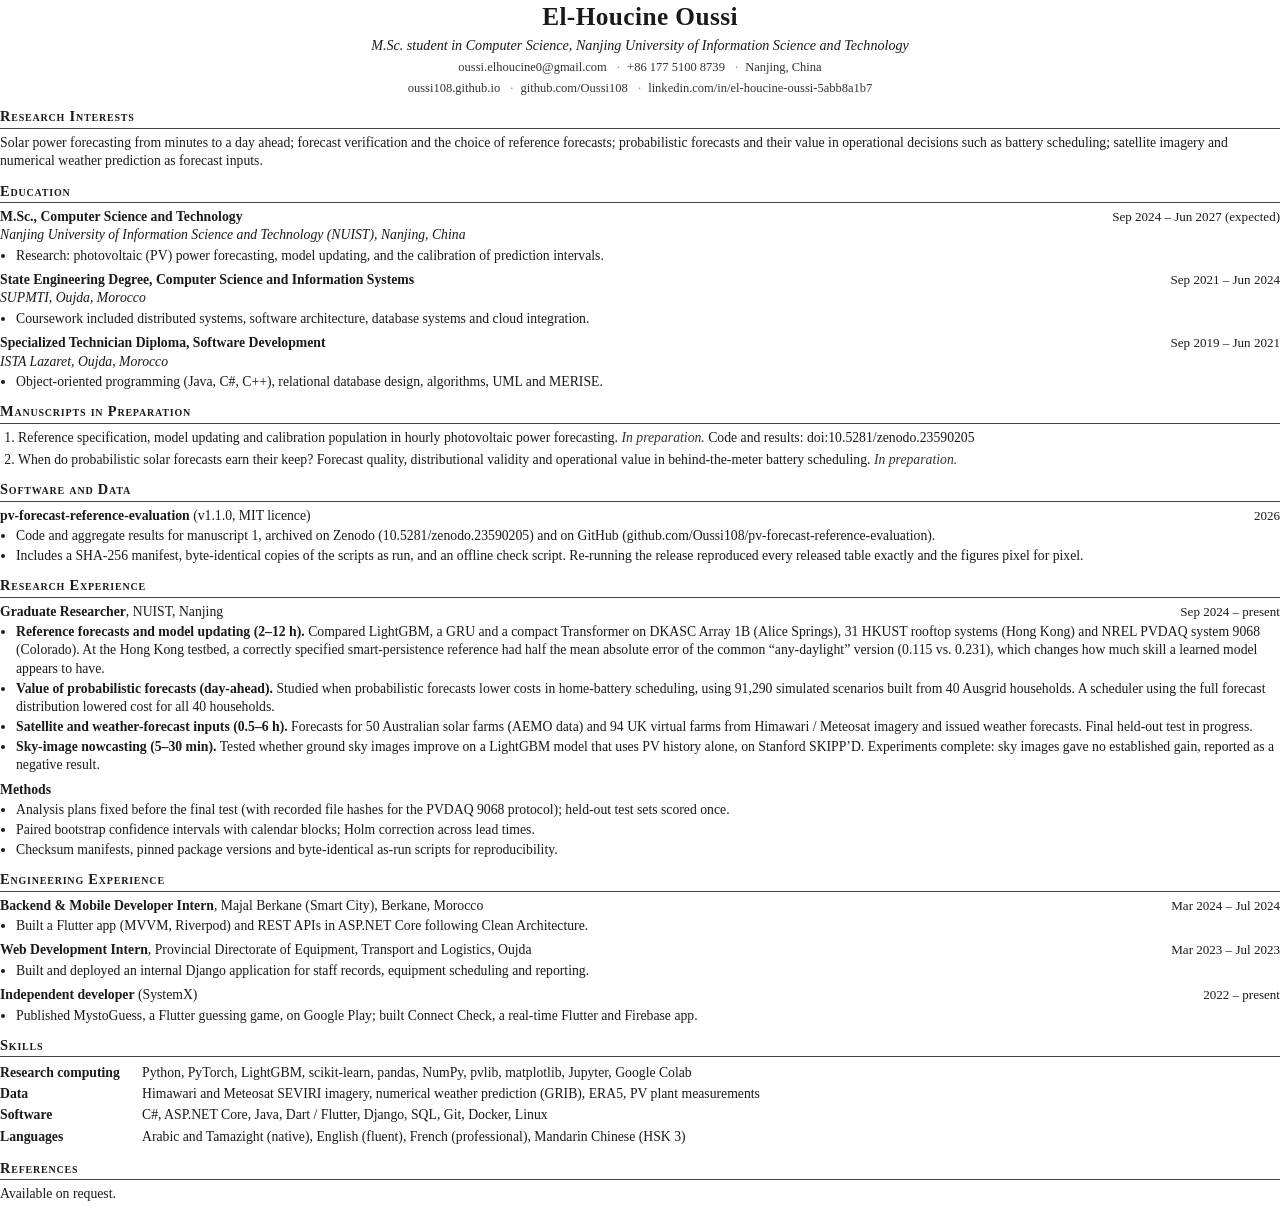
<file: assets/docs/sources/cv_academic_en.html>
<!DOCTYPE html>
<html lang="en">
<head>
<meta charset="UTF-8">
<title>El-Houcine Oussi - Academic CV</title>
<style>
  @page { size: A4 portrait; margin: 15mm 16mm 14mm 16mm; }
  * { box-sizing: border-box; margin: 0; padding: 0; }
  body {
    font-family: Cambria, Caladea, "Liberation Serif", Georgia, serif;
    font-size: 10.3pt; line-height: 1.34; color: #1a1a1a; background: #fff;
  }
  a { color: inherit; text-decoration: none; }
  header { text-align: center; margin-bottom: 8px; }
  h1 { font-size: 19pt; font-weight: 700; letter-spacing: 0.4px; }
  .role { font-size: 10.6pt; font-style: italic; margin-top: 2px; }
  .contact { font-size: 9.4pt; margin-top: 4px; color: #333; }
  .contact span + span::before { content: "\00B7"; margin: 0 7px; color: #888; }
  h2 {
    font-size: 10.8pt; font-weight: 700; font-variant: small-caps; letter-spacing: 0.8px;
    border-bottom: 0.8px solid #444; padding-bottom: 1px; margin: 11px 0 5px;
    page-break-after: avoid; break-after: avoid;
  }
  p { margin-bottom: 3px; }
  .entry { margin-bottom: 6px; page-break-inside: avoid; break-inside: avoid; }
  .row { display: flex; justify-content: space-between; align-items: baseline; gap: 12px; }
  .what { font-weight: 700; }
  .when { white-space: nowrap; font-size: 9.8pt; }
  .sub { font-style: italic; }
  ul { margin: 2px 0 0 16px; }
  li { margin-bottom: 1.5px; }
  ol.pubs { margin-left: 18px; }
  ol.pubs li { margin-bottom: 4px; }
  .status { font-style: italic; color: #333; }
  table { border-collapse: collapse; width: 100%; }
  td { vertical-align: top; padding: 1.5px 0; }
  td.k { width: 142px; font-weight: 700; }
</style>
</head>
<body>

<header>
  <h1>El-Houcine Oussi</h1>
  <div class="role">M.Sc. student in Computer Science, Nanjing University of Information Science and Technology</div>
  <div class="contact">
    <span><a href="mailto:oussi.elhoucine0@gmail.com">oussi.elhoucine0@gmail.com</a></span>
    <span>+86 177 5100 8739</span>
    <span>Nanjing, China</span>
  </div>
  <div class="contact">
    <span><a href="https://oussi108.github.io">oussi108.github.io</a></span>
    <span><a href="https://github.com/Oussi108">github.com/Oussi108</a></span>
    <span><a href="https://www.linkedin.com/in/el-houcine-oussi-5abb8a1b7">linkedin.com/in/el-houcine-oussi-5abb8a1b7</a></span>
  </div>
</header>

<h2>Research Interests</h2>
<p>
  Solar power forecasting from minutes to a day ahead; forecast verification and the choice of reference
  forecasts; probabilistic forecasts and their value in operational decisions such as battery scheduling;
  satellite imagery and numerical weather prediction as forecast inputs.
</p>

<h2>Education</h2>

<div class="entry">
  <div class="row">
    <div><span class="what">M.Sc., Computer Science and Technology</span></div>
    <div class="when">Sep 2024 &ndash; Jun 2027 (expected)</div>
  </div>
  <div class="sub">Nanjing University of Information Science and Technology (NUIST), Nanjing, China</div>
  <ul>
    <li>Research: photovoltaic (PV) power forecasting, model updating, and the calibration of prediction intervals.</li>
  </ul>
</div>

<div class="entry">
  <div class="row">
    <div><span class="what">State Engineering Degree, Computer Science and Information Systems</span></div>
    <div class="when">Sep 2021 &ndash; Jun 2024</div>
  </div>
  <div class="sub">SUPMTI, Oujda, Morocco</div>
  <ul>
    <li>Coursework included distributed systems, software architecture, database systems and cloud integration.</li>
  </ul>
</div>

<div class="entry">
  <div class="row">
    <div><span class="what">Specialized Technician Diploma, Software Development</span></div>
    <div class="when">Sep 2019 &ndash; Jun 2021</div>
  </div>
  <div class="sub">ISTA Lazaret, Oujda, Morocco</div>
  <ul>
    <li>Object-oriented programming (Java, C#, C++), relational database design, algorithms, UML and MERISE.</li>
  </ul>
</div>

<h2>Manuscripts in Preparation</h2>
<ol class="pubs">
  <li>Reference specification, model updating and calibration population in hourly photovoltaic power
    forecasting. <span class="status">In preparation.</span>
    Code and results: <a href="https://doi.org/10.5281/zenodo.23590205">doi:10.5281/zenodo.23590205</a></li>
  <li>When do probabilistic solar forecasts earn their keep? Forecast quality, distributional validity and
    operational value in behind-the-meter battery scheduling. <span class="status">In preparation.</span></li>
</ol>

<h2>Software and Data</h2>
<div class="entry">
  <div class="row">
    <div><span class="what">pv-forecast-reference-evaluation</span> (v1.1.0, MIT licence)</div>
    <div class="when">2026</div>
  </div>
  <ul>
    <li>Code and aggregate results for manuscript 1, archived on Zenodo (<a href="https://doi.org/10.5281/zenodo.23590205">10.5281/zenodo.23590205</a>) and on GitHub (<a href="https://github.com/Oussi108/pv-forecast-reference-evaluation">github.com/Oussi108/pv-forecast-reference-evaluation</a>).</li>
    <li>Includes a SHA-256 manifest, byte-identical copies of the scripts as run, and an offline check script. Re-running the release reproduced every released table exactly and the figures pixel for pixel.</li>
  </ul>
</div>

<h2>Research Experience</h2>

<div class="entry">
  <div class="row">
    <div><span class="what">Graduate Researcher</span>, NUIST, Nanjing</div>
    <div class="when">Sep 2024 &ndash; present</div>
  </div>
  <ul>
    <li><b>Reference forecasts and model updating (2&ndash;12 h).</b> Compared LightGBM, a GRU and a compact Transformer
      on DKASC Array 1B (Alice Springs), 31 HKUST rooftop systems (Hong Kong) and NREL PVDAQ system 9068 (Colorado).
      At the Hong Kong testbed, a correctly specified smart-persistence reference had half the mean absolute error
      of the common &ldquo;any-daylight&rdquo; version (0.115 vs. 0.231), which changes how much skill a learned model appears to have.</li>
    <li><b>Value of probabilistic forecasts (day-ahead).</b> Studied when probabilistic forecasts lower costs in
      home-battery scheduling, using 91,290 simulated scenarios built from 40 Ausgrid households. A scheduler using
      the full forecast distribution lowered cost for all 40 households.</li>
    <li><b>Satellite and weather-forecast inputs (0.5&ndash;6 h).</b> Forecasts for 50 Australian solar farms (AEMO data)
      and 94 UK virtual farms from Himawari / Meteosat imagery and issued weather forecasts. Final held-out test in progress.</li>
    <li><b>Sky-image nowcasting (5&ndash;30 min).</b> Tested whether ground sky images improve on a LightGBM model
      that uses PV history alone, on Stanford SKIPP&rsquo;D. Experiments complete: sky images gave no established gain, reported as a negative result.</li>
  </ul>
</div>

<div class="entry">
  <div class="row">
    <div><span class="what">Methods</span></div>
    <div class="when"></div>
  </div>
  <ul>
    <li>Analysis plans fixed before the final test (with recorded file hashes for the PVDAQ 9068 protocol); held-out test sets scored once.</li>
    <li>Paired bootstrap confidence intervals with calendar blocks; Holm correction across lead times.</li>
    <li>Checksum manifests, pinned package versions and byte-identical as-run scripts for reproducibility.</li>
  </ul>
</div>

<h2>Engineering Experience</h2>

<div class="entry">
  <div class="row">
    <div><span class="what">Backend &amp; Mobile Developer Intern</span>, Majal Berkane (Smart City), Berkane, Morocco</div>
    <div class="when">Mar 2024 &ndash; Jul 2024</div>
  </div>
  <ul>
    <li>Built a Flutter app (MVVM, Riverpod) and REST APIs in ASP.NET Core following Clean Architecture.</li>
  </ul>
</div>

<div class="entry">
  <div class="row">
    <div><span class="what">Web Development Intern</span>, Provincial Directorate of Equipment, Transport and Logistics, Oujda</div>
    <div class="when">Mar 2023 &ndash; Jul 2023</div>
  </div>
  <ul>
    <li>Built and deployed an internal Django application for staff records, equipment scheduling and reporting.</li>
  </ul>
</div>

<div class="entry">
  <div class="row">
    <div><span class="what">Independent developer</span> (SystemX)</div>
    <div class="when">2022 &ndash; present</div>
  </div>
  <ul>
    <li>Published MystoGuess, a Flutter guessing game, on Google Play; built Connect Check, a real-time Flutter and Firebase app.</li>
  </ul>
</div>

<h2>Skills</h2>
<table>
  <tr><td class="k">Research computing</td><td>Python, PyTorch, LightGBM, scikit-learn, pandas, NumPy, pvlib, matplotlib, Jupyter, Google Colab</td></tr>
  <tr><td class="k">Data</td><td>Himawari and Meteosat SEVIRI imagery, numerical weather prediction (GRIB), ERA5, PV plant measurements</td></tr>
  <tr><td class="k">Software</td><td>C#, ASP.NET Core, Java, Dart / Flutter, Django, SQL, Git, Docker, Linux</td></tr>
  <tr><td class="k">Languages</td><td>Arabic and Tamazight (native), English (fluent), French (professional), Mandarin Chinese (HSK 3)</td></tr>
</table>

<h2>References</h2>
<p>Available on request.</p>

</body>
</html>
</file>
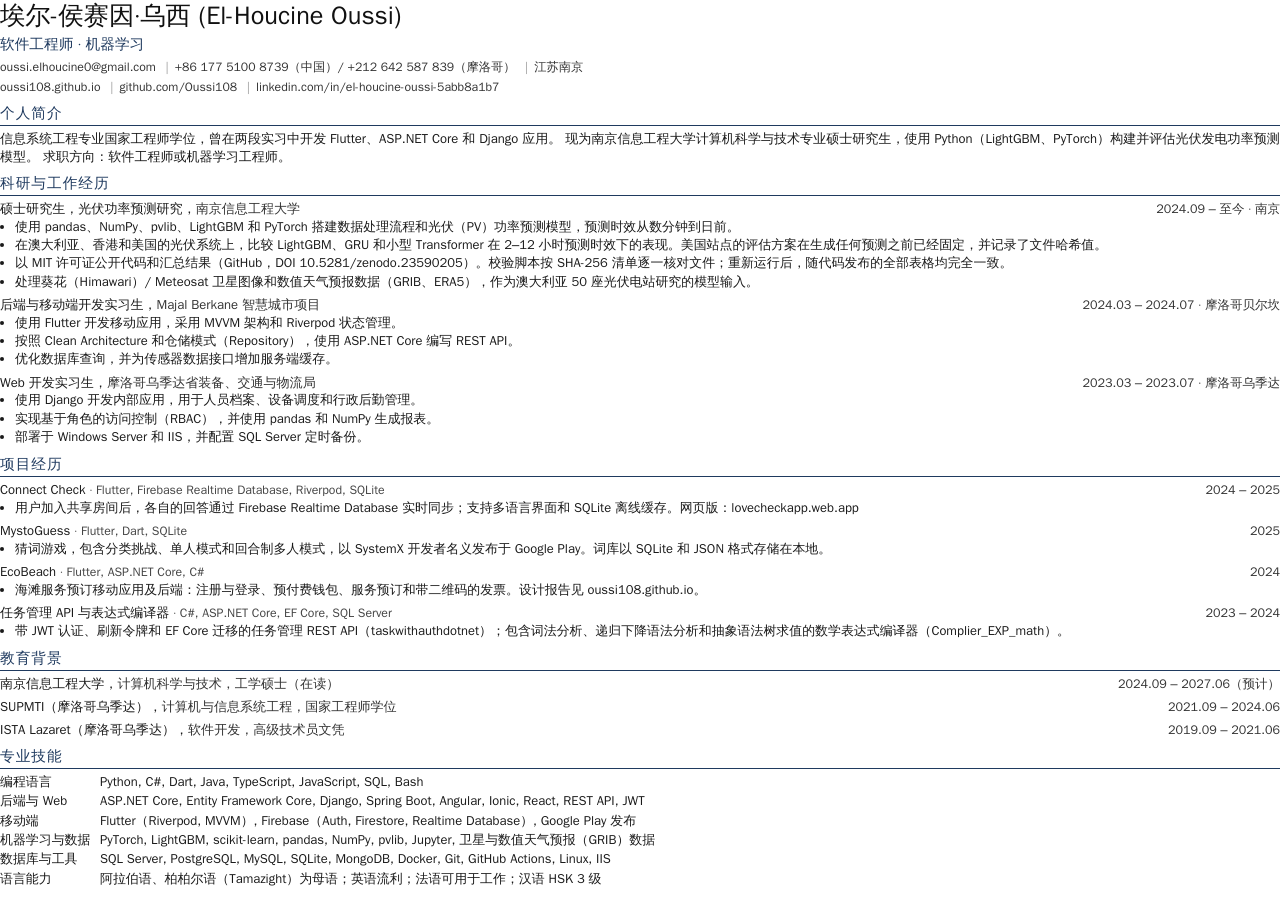
<file: assets/docs/sources/cv_chinese.html>
<!DOCTYPE html>
<html lang="zh-CN">
<head>
<meta charset="UTF-8">
<title>El-Houcine Oussi - 个人简历</title>
<style>
  @page { size: A4 portrait; margin: 10mm 13mm 9mm 13mm; }
  * { box-sizing: border-box; margin: 0; padding: 0; }
  body {
    font-family: Calibri, Carlito, "Microsoft YaHei", "PingFang SC", "Hiragino Sans GB", "WenQuanYi Zen Hei", "Noto Sans CJK SC", sans-serif;
    font-size: 9.8pt; line-height: 1.34; color: #1a1a1a; background: #fff;
  }
  a { color: inherit; text-decoration: none; }
  header { margin-bottom: 7px; }
  h1 { font-size: 19pt; font-weight: 700; color: #111; }
  .role { font-size: 11pt; color: #1f3a5f; margin-top: 1px; }
  .contact { font-size: 9.2pt; color: #333; margin-top: 4px; }
  .contact span + span::before { content: "|"; color: #999; margin: 0 6px; }
  h2 {
    font-size: 11pt; font-weight: 700; letter-spacing: 1px;
    color: #1f3a5f; border-bottom: 1px solid #1f3a5f; padding-bottom: 1px; margin: 9px 0 4px;
  }
  .summary { font-size: 9.8pt; }
  .entry { margin-bottom: 5px; }
  .row { display: flex; justify-content: space-between; align-items: baseline; gap: 10px; }
  .what { font-weight: 700; }
  .where { color: #333; }
  .when { white-space: nowrap; font-size: 9.4pt; color: #333; }
  ul { margin: 1px 0 0 15px; }
  li { margin-bottom: 1px; font-size: 9.7pt; }
  .stack { color: #444; font-size: 9.2pt; }
  table { border-collapse: collapse; width: 100%; }
  td { vertical-align: top; padding: 1px 0; font-size: 9.7pt; }
  td.k { width: 100px; font-weight: 700; }
</style>
</head>
<body>

<header>
  <h1>埃尔-侯赛因·乌西 (El-Houcine Oussi)</h1>
  <div class="role">软件工程师 &middot; 机器学习</div>
  <div class="contact">
    <span><a href="mailto:oussi.elhoucine0@gmail.com">oussi.elhoucine0@gmail.com</a></span>
    <span>+86 177 5100 8739（中国）/ +212 642 587 839（摩洛哥）</span>
    <span>江苏南京</span>
  </div>
  <div class="contact">
    <span><a href="https://oussi108.github.io">oussi108.github.io</a></span>
    <span><a href="https://github.com/Oussi108">github.com/Oussi108</a></span>
    <span><a href="https://www.linkedin.com/in/el-houcine-oussi-5abb8a1b7">linkedin.com/in/el-houcine-oussi-5abb8a1b7</a></span>
  </div>
</header>

<h2>个人简介</h2>
<p class="summary">
  信息系统工程专业国家工程师学位，曾在两段实习中开发 Flutter、ASP.NET Core 和 Django 应用。
  现为南京信息工程大学计算机科学与技术专业硕士研究生，使用 Python（LightGBM、PyTorch）构建并评估光伏发电功率预测模型。
  求职方向：软件工程师或机器学习工程师。
</p>

<h2>科研与工作经历</h2>

<div class="entry">
  <div class="row">
    <div><span class="what">硕士研究生，光伏功率预测研究</span>，<span class="where">南京信息工程大学</span></div>
    <div class="when">2024.09 &ndash; 至今 &middot; 南京</div>
  </div>
  <ul>
    <li>使用 pandas、NumPy、pvlib、LightGBM 和 PyTorch 搭建数据处理流程和光伏（PV）功率预测模型，预测时效从数分钟到日前。</li>
    <li>在澳大利亚、香港和美国的光伏系统上，比较 LightGBM、GRU 和小型 Transformer 在 2&ndash;12 小时预测时效下的表现。美国站点的评估方案在生成任何预测之前已经固定，并记录了文件哈希值。</li>
    <li>以 MIT 许可证公开代码和汇总结果（<a href="https://github.com/Oussi108/pv-forecast-reference-evaluation">GitHub</a>，DOI <a href="https://doi.org/10.5281/zenodo.23590205">10.5281/zenodo.23590205</a>）。校验脚本按 SHA-256 清单逐一核对文件；重新运行后，随代码发布的全部表格均完全一致。</li>
    <li>处理葵花（Himawari）/ Meteosat 卫星图像和数值天气预报数据（GRIB、ERA5），作为澳大利亚 50 座光伏电站研究的模型输入。</li>
  </ul>
</div>

<div class="entry">
  <div class="row">
    <div><span class="what">后端与移动端开发实习生</span>，<span class="where">Majal Berkane 智慧城市项目</span></div>
    <div class="when">2024.03 &ndash; 2024.07 &middot; 摩洛哥贝尔坎</div>
  </div>
  <ul>
    <li>使用 Flutter 开发移动应用，采用 MVVM 架构和 Riverpod 状态管理。</li>
    <li>按照 Clean Architecture 和仓储模式（Repository），使用 ASP.NET Core 编写 REST API。</li>
    <li>优化数据库查询，并为传感器数据接口增加服务端缓存。</li>
  </ul>
</div>

<div class="entry">
  <div class="row">
    <div><span class="what">Web 开发实习生</span>，<span class="where">摩洛哥乌季达省装备、交通与物流局</span></div>
    <div class="when">2023.03 &ndash; 2023.07 &middot; 摩洛哥乌季达</div>
  </div>
  <ul>
    <li>使用 Django 开发内部应用，用于人员档案、设备调度和行政后勤管理。</li>
    <li>实现基于角色的访问控制（RBAC），并使用 pandas 和 NumPy 生成报表。</li>
    <li>部署于 Windows Server 和 IIS，并配置 SQL Server 定时备份。</li>
  </ul>
</div>

<h2>项目经历</h2>

<div class="entry">
  <div class="row">
    <div><span class="what">Connect Check</span> <span class="stack">&middot; Flutter, Firebase Realtime Database, Riverpod, SQLite</span></div>
    <div class="when">2024 &ndash; 2025</div>
  </div>
  <ul>
    <li>用户加入共享房间后，各自的回答通过 Firebase Realtime Database 实时同步；支持多语言界面和 SQLite 离线缓存。网页版：<a href="https://lovecheckapp.web.app/">lovecheckapp.web.app</a></li>
  </ul>
</div>

<div class="entry">
  <div class="row">
    <div><span class="what">MystoGuess</span> <span class="stack">&middot; Flutter, Dart, SQLite</span></div>
    <div class="when">2025</div>
  </div>
  <ul>
    <li>猜词游戏，包含分类挑战、单人模式和回合制多人模式，以 SystemX 开发者名义发布于 Google Play。词库以 SQLite 和 JSON 格式存储在本地。</li>
  </ul>
</div>

<div class="entry">
  <div class="row">
    <div><span class="what">EcoBeach</span> <span class="stack">&middot; Flutter, ASP.NET Core, C#</span></div>
    <div class="when">2024</div>
  </div>
  <ul>
    <li>海滩服务预订移动应用及后端：注册与登录、预付费钱包、服务预订和带二维码的发票。设计报告见 <a href="https://oussi108.github.io">oussi108.github.io</a>。</li>
  </ul>
</div>

<div class="entry">
  <div class="row">
    <div><span class="what">任务管理 API 与表达式编译器</span> <span class="stack">&middot; C#, ASP.NET Core, EF Core, SQL Server</span></div>
    <div class="when">2023 &ndash; 2024</div>
  </div>
  <ul>
    <li>带 JWT 认证、刷新令牌和 EF Core 迁移的任务管理 REST API（<a href="https://github.com/Oussi108/taskwithauthdotnet">taskwithauthdotnet</a>）；包含词法分析、递归下降语法分析和抽象语法树求值的数学表达式编译器（<a href="https://github.com/Oussi108/Complier_EXP_math">Complier_EXP_math</a>）。</li>
  </ul>
</div>

<h2>教育背景</h2>

<div class="entry">
  <div class="row">
    <div><span class="what">南京信息工程大学</span>，<span class="where">计算机科学与技术，工学硕士（在读）</span></div>
    <div class="when">2024.09 &ndash; 2027.06（预计）</div>
  </div>
</div>
<div class="entry">
  <div class="row">
    <div><span class="what">SUPMTI（摩洛哥乌季达）</span>，<span class="where">计算机与信息系统工程，国家工程师学位</span></div>
    <div class="when">2021.09 &ndash; 2024.06</div>
  </div>
</div>
<div class="entry">
  <div class="row">
    <div><span class="what">ISTA Lazaret（摩洛哥乌季达）</span>，<span class="where">软件开发，高级技术员文凭</span></div>
    <div class="when">2019.09 &ndash; 2021.06</div>
  </div>
</div>

<h2>专业技能</h2>
<table>
  <tr><td class="k">编程语言</td><td>Python, C#, Dart, Java, TypeScript, JavaScript, SQL, Bash</td></tr>
  <tr><td class="k">后端与 Web</td><td>ASP.NET Core, Entity Framework Core, Django, Spring Boot, Angular, Ionic, React, REST API, JWT</td></tr>
  <tr><td class="k">移动端</td><td>Flutter（Riverpod, MVVM）, Firebase（Auth, Firestore, Realtime Database）, Google Play 发布</td></tr>
  <tr><td class="k">机器学习与数据</td><td>PyTorch, LightGBM, scikit-learn, pandas, NumPy, pvlib, Jupyter, 卫星与数值天气预报（GRIB）数据</td></tr>
  <tr><td class="k">数据库与工具</td><td>SQL Server, PostgreSQL, MySQL, SQLite, MongoDB, Docker, Git, GitHub Actions, Linux, IIS</td></tr>
  <tr><td class="k">语言能力</td><td>阿拉伯语、柏柏尔语（Tamazight）为母语；英语流利；法语可用于工作；汉语 HSK 3 级</td></tr>
</table>

</body>
</html>
</file>
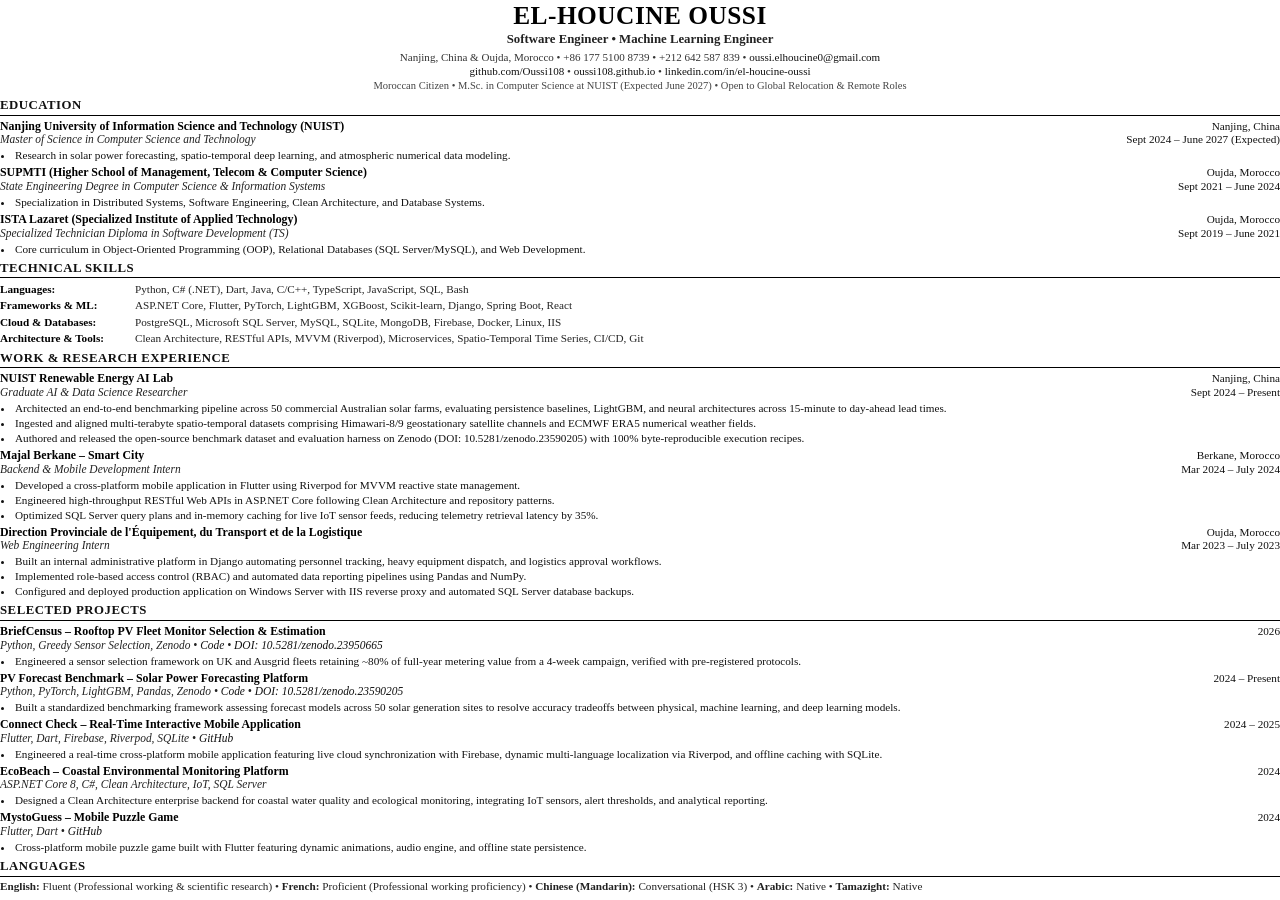
<file: assets/docs/sources/cv_english.html>
<!DOCTYPE html>
<html lang="en">
<head>
    <meta charset="UTF-8">
    <title>El-Houcine Oussi - Resume</title>
    <style>
        @page {
            size: A4 portrait;
            margin: 5.5mm 11mm 5.5mm 11mm;
        }
        * {
            box-sizing: border-box;
            margin: 0;
            padding: 0;
        }
        body {
            font-family: "Latin Modern Roman", "Computer Modern Roman", "Times New Roman", Times, "Nimbus Roman No9 L", Georgia, serif;
            font-size: 8.5pt;
            line-height: 1.22;
            color: #111111;
            background: #ffffff;
            -webkit-print-color-adjust: exact;
            print-color-adjust: exact;
        }
        a {
            color: #111111;
            text-decoration: none;
        }
        .header {
            text-align: center;
            margin-bottom: 5px;
        }
        .name {
            font-size: 19pt;
            font-weight: bold;
            letter-spacing: 0.5px;
            color: #000000;
            text-transform: uppercase;
            margin-bottom: 1px;
        }
        .headline {
            font-size: 9.6pt;
            font-weight: 600;
            color: #222222;
            margin-bottom: 2px;
        }
        .contact-line {
            font-size: 8.3pt;
            color: #333333;
            line-height: 1.35;
        }
        .status-line {
            font-size: 7.9pt;
            color: #444444;
            margin-top: 1px;
        }
        .section {
            margin-top: 5px;
            margin-bottom: 3px;
        }
        .section-heading {
            font-size: 9.6pt;
            font-weight: bold;
            text-transform: uppercase;
            letter-spacing: 0.5px;
            border-bottom: 0.75pt solid #000000;
            padding-bottom: 1px;
            margin-bottom: 3px;
        }
        .entry {
            margin-bottom: 3px;
        }
        .entry:last-child {
            margin-bottom: 0;
        }
        .entry-row {
            display: flex;
            justify-content: space-between;
            align-items: baseline;
        }
        .entry-title {
            font-weight: bold;
            font-size: 8.9pt;
            color: #000000;
        }
        .entry-right {
            font-size: 8.4pt;
            color: #111111;
            text-align: right;
            white-space: nowrap;
        }
        .entry-subtitle {
            font-size: 8.6pt;
            font-style: italic;
            color: #222222;
        }
        ul.bullets {
            margin-left: 14px;
            margin-top: 1px;
            list-style-type: disc;
        }
        ul.bullets li {
            font-size: 8.4pt;
            color: #111111;
            margin-bottom: 1px;
            line-height: 1.25;
            padding-left: 1px;
        }
        .skills-table {
            width: 100%;
            border-collapse: collapse;
            margin-top: 1px;
        }
        .skills-table td {
            padding: 1px 0;
            vertical-align: top;
            font-size: 8.4pt;
            line-height: 1.26;
        }
        .skill-header {
            width: 135px;
            font-weight: bold;
            color: #000000;
        }
        .skill-list {
            color: #222222;
        }
    </style>
</head>
<body>

    <div class="header">
        <div class="name">El-Houcine Oussi</div>
        <div class="headline">Software Engineer &bull; Machine Learning Engineer</div>
        <div class="contact-line">
            Nanjing, China & Oujda, Morocco &bull; +86 177 5100 8739 &bull; +212 642 587 839 &bull; <a href="mailto:oussi.elhoucine0@gmail.com">oussi.elhoucine0@gmail.com</a><br>
            <a href="https://github.com/Oussi108">github.com/Oussi108</a> &bull; <a href="https://oussi108.github.io">oussi108.github.io</a> &bull; <a href="https://linkedin.com/in/el-houcine-oussi-5abb8a1b7">linkedin.com/in/el-houcine-oussi</a>
        </div>
        <div class="status-line">
            Moroccan Citizen &bull; M.Sc. in Computer Science at NUIST (Expected June 2027) &bull; Open to Global Relocation & Remote Roles
        </div>
    </div>

    <!-- EDUCATION -->
    <div class="section">
        <div class="section-heading">Education</div>
        <div class="entry">
            <div class="entry-row">
                <span class="entry-title">Nanjing University of Information Science and Technology (NUIST)</span>
                <span class="entry-right">Nanjing, China</span>
            </div>
            <div class="entry-row">
                <span class="entry-subtitle">Master of Science in Computer Science and Technology</span>
                <span class="entry-right">Sept 2024 &ndash; June 2027 (Expected)</span>
            </div>
            <ul class="bullets">
                <li>Research in solar power forecasting, spatio-temporal deep learning, and atmospheric numerical data modeling.</li>
            </ul>
        </div>
        <div class="entry">
            <div class="entry-row">
                <span class="entry-title">SUPMTI (Higher School of Management, Telecom & Computer Science)</span>
                <span class="entry-right">Oujda, Morocco</span>
            </div>
            <div class="entry-row">
                <span class="entry-subtitle">State Engineering Degree in Computer Science & Information Systems</span>
                <span class="entry-right">Sept 2021 &ndash; June 2024</span>
            </div>
            <ul class="bullets">
                <li>Specialization in Distributed Systems, Software Engineering, Clean Architecture, and Database Systems.</li>
            </ul>
        </div>
        <div class="entry">
            <div class="entry-row">
                <span class="entry-title">ISTA Lazaret (Specialized Institute of Applied Technology)</span>
                <span class="entry-right">Oujda, Morocco</span>
            </div>
            <div class="entry-row">
                <span class="entry-subtitle">Specialized Technician Diploma in Software Development (TS)</span>
                <span class="entry-right">Sept 2019 &ndash; June 2021</span>
            </div>
            <ul class="bullets">
                <li>Core curriculum in Object-Oriented Programming (OOP), Relational Databases (SQL Server/MySQL), and Web Development.</li>
            </ul>
        </div>
    </div>

    <!-- TECHNICAL SKILLS -->
    <div class="section">
        <div class="section-heading">Technical Skills</div>
        <table class="skills-table">
            <tr>
                <td class="skill-header">Languages:</td>
                <td class="skill-list">Python, C# (.NET), Dart, Java, C/C++, TypeScript, JavaScript, SQL, Bash</td>
            </tr>
            <tr>
                <td class="skill-header">Frameworks & ML:</td>
                <td class="skill-list">ASP.NET Core, Flutter, PyTorch, LightGBM, XGBoost, Scikit-learn, Django, Spring Boot, React</td>
            </tr>
            <tr>
                <td class="skill-header">Cloud & Databases:</td>
                <td class="skill-list">PostgreSQL, Microsoft SQL Server, MySQL, SQLite, MongoDB, Firebase, Docker, Linux, IIS</td>
            </tr>
            <tr>
                <td class="skill-header">Architecture & Tools:</td>
                <td class="skill-list">Clean Architecture, RESTful APIs, MVVM (Riverpod), Microservices, Spatio-Temporal Time Series, CI/CD, Git</td>
            </tr>
        </table>
    </div>

    <!-- WORK & RESEARCH EXPERIENCE -->
    <div class="section">
        <div class="section-heading">Work & Research Experience</div>
        <div class="entry">
            <div class="entry-row">
                <span class="entry-title">NUIST Renewable Energy AI Lab</span>
                <span class="entry-right">Nanjing, China</span>
            </div>
            <div class="entry-row">
                <span class="entry-subtitle">Graduate AI & Data Science Researcher</span>
                <span class="entry-right">Sept 2024 &ndash; Present</span>
            </div>
            <ul class="bullets">
                <li>Architected an end-to-end benchmarking pipeline across 50 commercial Australian solar farms, evaluating persistence baselines, LightGBM, and neural architectures across 15-minute to day-ahead lead times.</li>
                <li>Ingested and aligned multi-terabyte spatio-temporal datasets comprising Himawari-8/9 geostationary satellite channels and ECMWF ERA5 numerical weather fields.</li>
                <li>Authored and released the open-source benchmark dataset and evaluation harness on Zenodo (DOI: 10.5281/zenodo.23590205) with 100% byte-reproducible execution recipes.</li>
            </ul>
        </div>
        <div class="entry">
            <div class="entry-row">
                <span class="entry-title">Majal Berkane &ndash; Smart City</span>
                <span class="entry-right">Berkane, Morocco</span>
            </div>
            <div class="entry-row">
                <span class="entry-subtitle">Backend & Mobile Development Intern</span>
                <span class="entry-right">Mar 2024 &ndash; July 2024</span>
            </div>
            <ul class="bullets">
                <li>Developed a cross-platform mobile application in Flutter using Riverpod for MVVM reactive state management.</li>
                <li>Engineered high-throughput RESTful Web APIs in ASP.NET Core following Clean Architecture and repository patterns.</li>
                <li>Optimized SQL Server query plans and in-memory caching for live IoT sensor feeds, reducing telemetry retrieval latency by 35%.</li>
            </ul>
        </div>
        <div class="entry">
            <div class="entry-row">
                <span class="entry-title">Direction Provinciale de l'Équipement, du Transport et de la Logistique</span>
                <span class="entry-right">Oujda, Morocco</span>
            </div>
            <div class="entry-row">
                <span class="entry-subtitle">Web Engineering Intern</span>
                <span class="entry-right">Mar 2023 &ndash; July 2023</span>
            </div>
            <ul class="bullets">
                <li>Built an internal administrative platform in Django automating personnel tracking, heavy equipment dispatch, and logistics approval workflows.</li>
                <li>Implemented role-based access control (RBAC) and automated data reporting pipelines using Pandas and NumPy.</li>
                <li>Configured and deployed production application on Windows Server with IIS reverse proxy and automated SQL Server database backups.</li>
            </ul>
        </div>
    </div>

    <!-- SELECTED PROJECTS -->
    <div class="section">
        <div class="section-heading">Selected Projects</div>
        <div class="entry">
            <div class="entry-row">
                <span class="entry-title">BriefCensus &ndash; Rooftop PV Fleet Monitor Selection & Estimation</span>
                <span class="entry-right">2026</span>
            </div>
            <div class="entry-row">
                <span class="entry-subtitle">Python, Greedy Sensor Selection, Zenodo &bull; <a href="https://github.com/Oussi108/briefcensus">Code</a> &bull; <a href="https://doi.org/10.5281/zenodo.23950665">DOI: 10.5281/zenodo.23950665</a></span>
                <span class="entry-right"></span>
            </div>
            <ul class="bullets">
                <li>Engineered a sensor selection framework on UK and Ausgrid fleets retaining ~80% of full-year metering value from a 4-week campaign, verified with pre-registered protocols.</li>
            </ul>
        </div>

        <div class="entry">
            <div class="entry-row">
                <span class="entry-title">PV Forecast Benchmark &ndash; Solar Power Forecasting Platform</span>
                <span class="entry-right">2024 &ndash; Present</span>
            </div>
            <div class="entry-row">
                <span class="entry-subtitle">Python, PyTorch, LightGBM, Pandas, Zenodo &bull; <a href="https://github.com/Oussi108/pv-forecast-reference-evaluation">Code</a> &bull; <a href="https://doi.org/10.5281/zenodo.23590205">DOI: 10.5281/zenodo.23590205</a></span>
                <span class="entry-right"></span>
            </div>
            <ul class="bullets">
                <li>Built a standardized benchmarking framework assessing forecast models across 50 solar generation sites to resolve accuracy tradeoffs between physical, machine learning, and deep learning models.</li>
            </ul>
        </div>
        <div class="entry">
            <div class="entry-row">
                <span class="entry-title">Connect Check &ndash; Real-Time Interactive Mobile Application</span>
                <span class="entry-right">2024 &ndash; 2025</span>
            </div>
            <div class="entry-row">
                <span class="entry-subtitle">Flutter, Dart, Firebase, Riverpod, SQLite &bull; <a href="https://github.com/Oussi108/Love_Check_App">GitHub</a></span>
                <span class="entry-right"></span>
            </div>
            <ul class="bullets">
                <li>Engineered a real-time cross-platform mobile application featuring live cloud synchronization with Firebase, dynamic multi-language localization via Riverpod, and offline caching with SQLite.</li>
            </ul>
        </div>
        <div class="entry">
            <div class="entry-row">
                <span class="entry-title">EcoBeach &ndash; Coastal Environmental Monitoring Platform</span>
                <span class="entry-right">2024</span>
            </div>
            <div class="entry-row">
                <span class="entry-subtitle">ASP.NET Core 8, C#, Clean Architecture, IoT, SQL Server</span>
                <span class="entry-right"></span>
            </div>
            <ul class="bullets">
                <li>Designed a Clean Architecture enterprise backend for coastal water quality and ecological monitoring, integrating IoT sensors, alert thresholds, and analytical reporting.</li>
            </ul>
        </div>
        <div class="entry">
            <div class="entry-row">
                <span class="entry-title">MystoGuess &ndash; Mobile Puzzle Game</span>
                <span class="entry-right">2024</span>
            </div>
            <div class="entry-row">
                <span class="entry-subtitle">Flutter, Dart &bull; <a href="https://github.com/Oussi108/MystoGuess">GitHub</a></span>
                <span class="entry-right"></span>
            </div>
            <ul class="bullets">
                <li>Cross-platform mobile puzzle game built with Flutter featuring dynamic animations, audio engine, and offline state persistence.</li>
            </ul>
        </div>
    </div>

    <!-- LANGUAGES -->
    <div class="section">
        <div class="section-heading">Languages</div>
        <div style="font-size: 8.4pt; color: #222222; margin-top: 1px;">
            <strong>English:</strong> Fluent (Professional working & scientific research) &bull;
            <strong>French:</strong> Proficient (Professional working proficiency) &bull;
            <strong>Chinese (Mandarin):</strong> Conversational (HSK 3) &bull;
            <strong>Arabic:</strong> Native &bull;
            <strong>Tamazight:</strong> Native
        </div>
    </div>

</body>
</html>
</file>
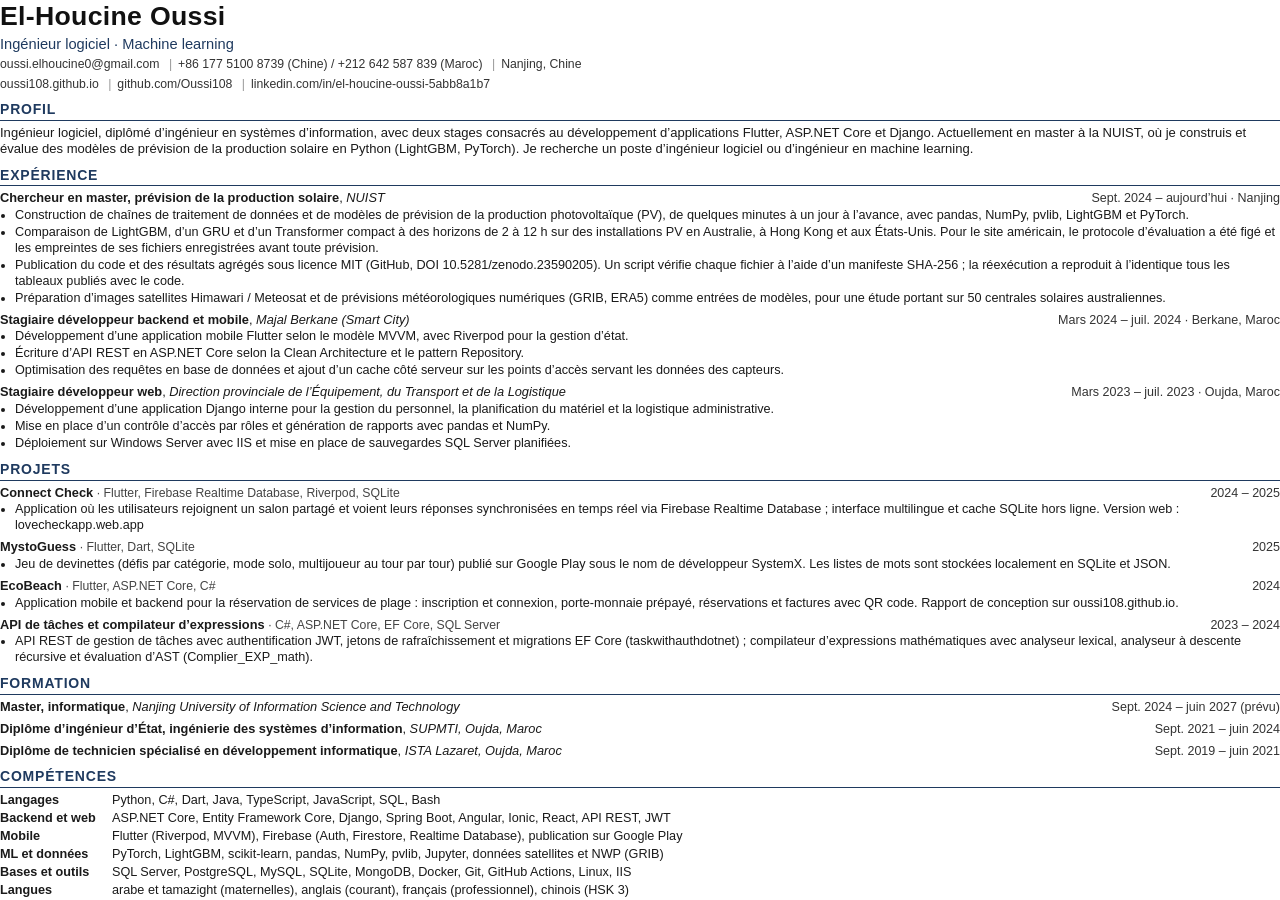
<file: assets/docs/sources/cv_french.html>
<!DOCTYPE html>
<html lang="fr">
<head>
<meta charset="UTF-8">
<title>El-Houcine Oussi - CV</title>
<style>
  @page { size: A4 portrait; margin: 9mm 13mm 8mm 13mm; }
  * { box-sizing: border-box; margin: 0; padding: 0; }
  body {
    font-family: Calibri, Carlito, "Liberation Sans", Arial, sans-serif;
    font-size: 9.6pt; line-height: 1.26; color: #1a1a1a; background: #fff;
  }
  a { color: inherit; text-decoration: none; }
  header { margin-bottom: 7px; }
  h1 { font-size: 20pt; font-weight: 700; letter-spacing: 0.3px; color: #111; }
  .role { font-size: 11pt; color: #1f3a5f; margin-top: 1px; }
  .contact { font-size: 9.2pt; color: #333; margin-top: 4px; }
  .contact span + span::before { content: "|"; color: #999; margin: 0 6px; }
  h2 {
    font-size: 10.5pt; font-weight: 700; text-transform: uppercase; letter-spacing: 0.8px;
    color: #1f3a5f; border-bottom: 1px solid #1f3a5f; padding-bottom: 1px; margin: 9px 0 4px;
  }
  .summary { font-size: 9.8pt; }
  .entry { margin-bottom: 5px; }
  .row { display: flex; justify-content: space-between; align-items: baseline; gap: 10px; }
  .what { font-weight: 700; }
  .where { font-style: italic; }
  .when { white-space: nowrap; font-size: 9.4pt; color: #333; }
  ul { margin: 1px 0 0 15px; }
  li { margin-bottom: 1px; font-size: 9.5pt; }
  .stack { color: #444; font-size: 9.2pt; }
  table { border-collapse: collapse; width: 100%; }
  td { vertical-align: top; padding: 1px 0; font-size: 9.5pt; }
  td.k { width: 112px; font-weight: 700; }
</style>
</head>
<body>

<header>
  <h1>El-Houcine Oussi</h1>
  <div class="role">Ingénieur logiciel &middot; Machine learning</div>
  <div class="contact">
    <span><a href="mailto:oussi.elhoucine0@gmail.com">oussi.elhoucine0@gmail.com</a></span>
    <span>+86 177 5100 8739 (Chine) / +212 642 587 839 (Maroc)</span>
    <span>Nanjing, Chine</span>
  </div>
  <div class="contact">
    <span><a href="https://oussi108.github.io">oussi108.github.io</a></span>
    <span><a href="https://github.com/Oussi108">github.com/Oussi108</a></span>
    <span><a href="https://www.linkedin.com/in/el-houcine-oussi-5abb8a1b7">linkedin.com/in/el-houcine-oussi-5abb8a1b7</a></span>
  </div>
</header>

<h2>Profil</h2>
<p class="summary">
  Ingénieur logiciel, diplômé d&rsquo;ingénieur en systèmes d&rsquo;information, avec deux stages consacrés au
  développement d&rsquo;applications Flutter, ASP.NET Core et Django. Actuellement en master à la NUIST, où je
  construis et évalue des modèles de prévision de la production solaire en Python (LightGBM, PyTorch).
  Je recherche un poste d&rsquo;ingénieur logiciel ou d&rsquo;ingénieur en machine learning.
</p>

<h2>Expérience</h2>

<div class="entry">
  <div class="row">
    <div><span class="what">Chercheur en master, prévision de la production solaire</span>, <span class="where">NUIST</span></div>
    <div class="when">Sept. 2024 &ndash; aujourd&rsquo;hui &middot; Nanjing</div>
  </div>
  <ul>
    <li>Construction de chaînes de traitement de données et de modèles de prévision de la production photovoltaïque (PV), de quelques minutes à un jour à l&rsquo;avance, avec pandas, NumPy, pvlib, LightGBM et PyTorch.</li>
    <li>Comparaison de LightGBM, d&rsquo;un GRU et d&rsquo;un Transformer compact à des horizons de 2 à 12 h sur des installations PV en Australie, à Hong Kong et aux États-Unis. Pour le site américain, le protocole d&rsquo;évaluation a été figé et les empreintes de ses fichiers enregistrées avant toute prévision.</li>
    <li>Publication du code et des résultats agrégés sous licence MIT (<a href="https://github.com/Oussi108/pv-forecast-reference-evaluation">GitHub</a>, DOI <a href="https://doi.org/10.5281/zenodo.23590205">10.5281/zenodo.23590205</a>). Un script vérifie chaque fichier à l&rsquo;aide d&rsquo;un manifeste SHA-256 ; la réexécution a reproduit à l&rsquo;identique tous les tableaux publiés avec le code.</li>
    <li>Préparation d&rsquo;images satellites Himawari / Meteosat et de prévisions météorologiques numériques (GRIB, ERA5) comme entrées de modèles, pour une étude portant sur 50 centrales solaires australiennes.</li>
  </ul>
</div>

<div class="entry">
  <div class="row">
    <div><span class="what">Stagiaire développeur backend et mobile</span>, <span class="where">Majal Berkane (Smart City)</span></div>
    <div class="when">Mars 2024 &ndash; juil. 2024 &middot; Berkane, Maroc</div>
  </div>
  <ul>
    <li>Développement d&rsquo;une application mobile Flutter selon le modèle MVVM, avec Riverpod pour la gestion d&rsquo;état.</li>
    <li>Écriture d&rsquo;API REST en ASP.NET Core selon la Clean Architecture et le pattern Repository.</li>
    <li>Optimisation des requêtes en base de données et ajout d&rsquo;un cache côté serveur sur les points d&rsquo;accès servant les données des capteurs.</li>
  </ul>
</div>

<div class="entry">
  <div class="row">
    <div><span class="what">Stagiaire développeur web</span>, <span class="where">Direction provinciale de l&rsquo;Équipement, du Transport et de la Logistique</span></div>
    <div class="when">Mars 2023 &ndash; juil. 2023 &middot; Oujda, Maroc</div>
  </div>
  <ul>
    <li>Développement d&rsquo;une application Django interne pour la gestion du personnel, la planification du matériel et la logistique administrative.</li>
    <li>Mise en place d&rsquo;un contrôle d&rsquo;accès par rôles et génération de rapports avec pandas et NumPy.</li>
    <li>Déploiement sur Windows Server avec IIS et mise en place de sauvegardes SQL Server planifiées.</li>
  </ul>
</div>

<h2>Projets</h2>

<div class="entry">
  <div class="row">
    <div><span class="what">Connect Check</span> <span class="stack">&middot; Flutter, Firebase Realtime Database, Riverpod, SQLite</span></div>
    <div class="when">2024 &ndash; 2025</div>
  </div>
  <ul>
    <li>Application où les utilisateurs rejoignent un salon partagé et voient leurs réponses synchronisées en temps réel via Firebase Realtime Database ; interface multilingue et cache SQLite hors ligne. Version web : <a href="https://lovecheckapp.web.app/">lovecheckapp.web.app</a></li>
  </ul>
</div>

<div class="entry">
  <div class="row">
    <div><span class="what">MystoGuess</span> <span class="stack">&middot; Flutter, Dart, SQLite</span></div>
    <div class="when">2025</div>
  </div>
  <ul>
    <li>Jeu de devinettes (défis par catégorie, mode solo, multijoueur au tour par tour) publié sur Google Play sous le nom de développeur SystemX. Les listes de mots sont stockées localement en SQLite et JSON.</li>
  </ul>
</div>

<div class="entry">
  <div class="row">
    <div><span class="what">EcoBeach</span> <span class="stack">&middot; Flutter, ASP.NET Core, C#</span></div>
    <div class="when">2024</div>
  </div>
  <ul>
    <li>Application mobile et backend pour la réservation de services de plage : inscription et connexion, porte-monnaie prépayé, réservations et factures avec QR code. Rapport de conception sur <a href="https://oussi108.github.io">oussi108.github.io</a>.</li>
  </ul>
</div>

<div class="entry">
  <div class="row">
    <div><span class="what">API de tâches et compilateur d&rsquo;expressions</span> <span class="stack">&middot; C#, ASP.NET Core, EF Core, SQL Server</span></div>
    <div class="when">2023 &ndash; 2024</div>
  </div>
  <ul>
    <li>API REST de gestion de tâches avec authentification JWT, jetons de rafraîchissement et migrations EF Core (<a href="https://github.com/Oussi108/taskwithauthdotnet">taskwithauthdotnet</a>) ; compilateur d&rsquo;expressions mathématiques avec analyseur lexical, analyseur à descente récursive et évaluation d&rsquo;AST (<a href="https://github.com/Oussi108/Complier_EXP_math">Complier_EXP_math</a>).</li>
  </ul>
</div>

<h2>Formation</h2>

<div class="entry">
  <div class="row">
    <div><span class="what">Master, informatique</span>, <span class="where">Nanjing University of Information Science and Technology</span></div>
    <div class="when">Sept. 2024 &ndash; juin 2027 (prévu)</div>
  </div>
</div>
<div class="entry">
  <div class="row">
    <div><span class="what">Diplôme d&rsquo;ingénieur d&rsquo;État, ingénierie des systèmes d&rsquo;information</span>, <span class="where">SUPMTI, Oujda, Maroc</span></div>
    <div class="when">Sept. 2021 &ndash; juin 2024</div>
  </div>
</div>
<div class="entry">
  <div class="row">
    <div><span class="what">Diplôme de technicien spécialisé en développement informatique</span>, <span class="where">ISTA Lazaret, Oujda, Maroc</span></div>
    <div class="when">Sept. 2019 &ndash; juin 2021</div>
  </div>
</div>

<h2>Compétences</h2>
<table>
  <tr><td class="k">Langages</td><td>Python, C#, Dart, Java, TypeScript, JavaScript, SQL, Bash</td></tr>
  <tr><td class="k">Backend et web</td><td>ASP.NET Core, Entity Framework Core, Django, Spring Boot, Angular, Ionic, React, API REST, JWT</td></tr>
  <tr><td class="k">Mobile</td><td>Flutter (Riverpod, MVVM), Firebase (Auth, Firestore, Realtime Database), publication sur Google Play</td></tr>
  <tr><td class="k">ML et données</td><td>PyTorch, LightGBM, scikit-learn, pandas, NumPy, pvlib, Jupyter, données satellites et NWP (GRIB)</td></tr>
  <tr><td class="k">Bases et outils</td><td>SQL Server, PostgreSQL, MySQL, SQLite, MongoDB, Docker, Git, GitHub Actions, Linux, IIS</td></tr>
  <tr><td class="k">Langues</td><td>arabe et tamazight (maternelles), anglais (courant), français (professionnel), chinois (HSK 3)</td></tr>
</table>

</body>
</html>
</file>
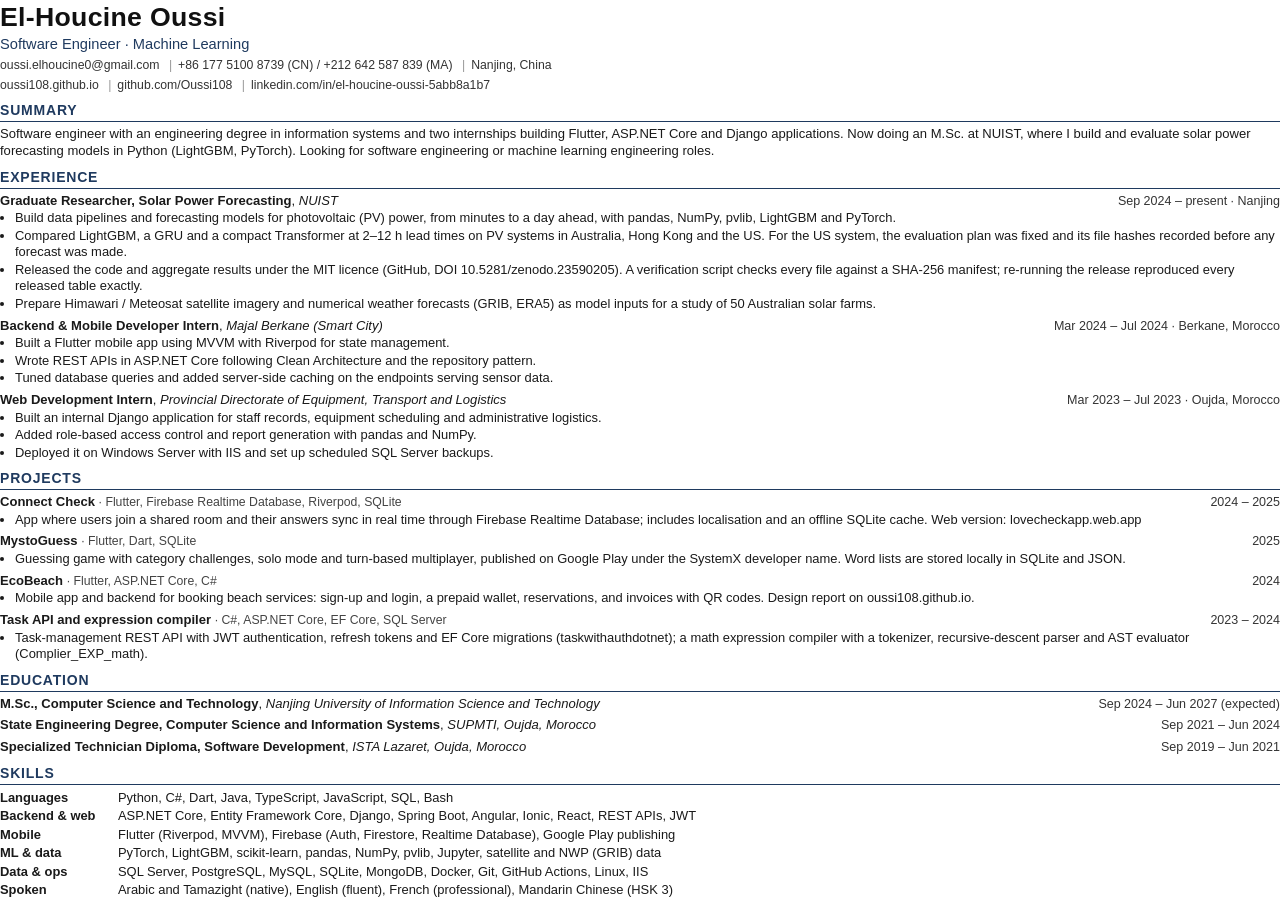
<file: assets/docs/sources/cv_professional_en.html>
<!DOCTYPE html>
<html lang="en">
<head>
<meta charset="UTF-8">
<title>El-Houcine Oussi - CV</title>
<style>
  @page { size: A4 portrait; margin: 10mm 13mm 9mm 13mm; }
  * { box-sizing: border-box; margin: 0; padding: 0; }
  body {
    font-family: Calibri, Carlito, "Liberation Sans", Arial, sans-serif;
    font-size: 9.8pt; line-height: 1.28; color: #1a1a1a; background: #fff;
  }
  a { color: inherit; text-decoration: none; }
  header { margin-bottom: 7px; }
  h1 { font-size: 20pt; font-weight: 700; letter-spacing: 0.3px; color: #111; }
  .role { font-size: 11pt; color: #1f3a5f; margin-top: 1px; }
  .contact { font-size: 9.2pt; color: #333; margin-top: 4px; }
  .contact span + span::before { content: "|"; color: #999; margin: 0 6px; }
  h2 {
    font-size: 10.5pt; font-weight: 700; text-transform: uppercase; letter-spacing: 0.8px;
    color: #1f3a5f; border-bottom: 1px solid #1f3a5f; padding-bottom: 1px; margin: 9px 0 4px;
  }
  .summary { font-size: 9.8pt; }
  .entry { margin-bottom: 5px; }
  .row { display: flex; justify-content: space-between; align-items: baseline; gap: 10px; }
  .what { font-weight: 700; }
  .where { font-style: italic; }
  .when { white-space: nowrap; font-size: 9.4pt; color: #333; }
  ul { margin: 1px 0 0 15px; }
  li { margin-bottom: 1px; font-size: 9.7pt; }
  .stack { color: #444; font-size: 9.2pt; }
  table { border-collapse: collapse; width: 100%; }
  td { vertical-align: top; padding: 1px 0; font-size: 9.7pt; }
  td.k { width: 118px; font-weight: 700; }
</style>
</head>
<body>

<header>
  <h1>El-Houcine Oussi</h1>
  <div class="role">Software Engineer &middot; Machine Learning</div>
  <div class="contact">
    <span><a href="mailto:oussi.elhoucine0@gmail.com">oussi.elhoucine0@gmail.com</a></span>
    <span>+86 177 5100 8739 (CN) / +212 642 587 839 (MA)</span>
    <span>Nanjing, China</span>
  </div>
  <div class="contact">
    <span><a href="https://oussi108.github.io">oussi108.github.io</a></span>
    <span><a href="https://github.com/Oussi108">github.com/Oussi108</a></span>
    <span><a href="https://www.linkedin.com/in/el-houcine-oussi-5abb8a1b7">linkedin.com/in/el-houcine-oussi-5abb8a1b7</a></span>
  </div>
</header>

<h2>Summary</h2>
<p class="summary">
  Software engineer with an engineering degree in information systems and two internships building
  Flutter, ASP.NET Core and Django applications. Now doing an M.Sc. at NUIST, where I build and evaluate
  solar power forecasting models in Python (LightGBM, PyTorch). Looking for software engineering or
  machine learning engineering roles.
</p>

<h2>Experience</h2>

<div class="entry">
  <div class="row">
    <div><span class="what">Graduate Researcher, Solar Power Forecasting</span>, <span class="where">NUIST</span></div>
    <div class="when">Sep 2024 &ndash; present &middot; Nanjing</div>
  </div>
  <ul>
    <li>Build data pipelines and forecasting models for photovoltaic (PV) power, from minutes to a day ahead, with pandas, NumPy, pvlib, LightGBM and PyTorch.</li>
    <li>Compared LightGBM, a GRU and a compact Transformer at 2&ndash;12 h lead times on PV systems in Australia, Hong Kong and the US. For the US system, the evaluation plan was fixed and its file hashes recorded before any forecast was made.</li>
    <li>Released the code and aggregate results under the MIT licence (<a href="https://github.com/Oussi108/pv-forecast-reference-evaluation">GitHub</a>, DOI <a href="https://doi.org/10.5281/zenodo.23590205">10.5281/zenodo.23590205</a>). A verification script checks every file against a SHA-256 manifest; re-running the release reproduced every released table exactly.</li>
    <li>Prepare Himawari / Meteosat satellite imagery and numerical weather forecasts (GRIB, ERA5) as model inputs for a study of 50 Australian solar farms.</li>
  </ul>
</div>

<div class="entry">
  <div class="row">
    <div><span class="what">Backend &amp; Mobile Developer Intern</span>, <span class="where">Majal Berkane (Smart City)</span></div>
    <div class="when">Mar 2024 &ndash; Jul 2024 &middot; Berkane, Morocco</div>
  </div>
  <ul>
    <li>Built a Flutter mobile app using MVVM with Riverpod for state management.</li>
    <li>Wrote REST APIs in ASP.NET Core following Clean Architecture and the repository pattern.</li>
    <li>Tuned database queries and added server-side caching on the endpoints serving sensor data.</li>
  </ul>
</div>

<div class="entry">
  <div class="row">
    <div><span class="what">Web Development Intern</span>, <span class="where">Provincial Directorate of Equipment, Transport and Logistics</span></div>
    <div class="when">Mar 2023 &ndash; Jul 2023 &middot; Oujda, Morocco</div>
  </div>
  <ul>
    <li>Built an internal Django application for staff records, equipment scheduling and administrative logistics.</li>
    <li>Added role-based access control and report generation with pandas and NumPy.</li>
    <li>Deployed it on Windows Server with IIS and set up scheduled SQL Server backups.</li>
  </ul>
</div>

<h2>Projects</h2>

<div class="entry">
  <div class="row">
    <div><span class="what">Connect Check</span> <span class="stack">&middot; Flutter, Firebase Realtime Database, Riverpod, SQLite</span></div>
    <div class="when">2024 &ndash; 2025</div>
  </div>
  <ul>
    <li>App where users join a shared room and their answers sync in real time through Firebase Realtime Database; includes localisation and an offline SQLite cache. Web version: <a href="https://lovecheckapp.web.app/">lovecheckapp.web.app</a></li>
  </ul>
</div>

<div class="entry">
  <div class="row">
    <div><span class="what">MystoGuess</span> <span class="stack">&middot; Flutter, Dart, SQLite</span></div>
    <div class="when">2025</div>
  </div>
  <ul>
    <li>Guessing game with category challenges, solo mode and turn-based multiplayer, published on Google Play under the SystemX developer name. Word lists are stored locally in SQLite and JSON.</li>
  </ul>
</div>

<div class="entry">
  <div class="row">
    <div><span class="what">EcoBeach</span> <span class="stack">&middot; Flutter, ASP.NET Core, C#</span></div>
    <div class="when">2024</div>
  </div>
  <ul>
    <li>Mobile app and backend for booking beach services: sign-up and login, a prepaid wallet, reservations, and invoices with QR codes. Design report on <a href="https://oussi108.github.io">oussi108.github.io</a>.</li>
  </ul>
</div>

<div class="entry">
  <div class="row">
    <div><span class="what">Task API and expression compiler</span> <span class="stack">&middot; C#, ASP.NET Core, EF Core, SQL Server</span></div>
    <div class="when">2023 &ndash; 2024</div>
  </div>
  <ul>
    <li>Task-management REST API with JWT authentication, refresh tokens and EF Core migrations (<a href="https://github.com/Oussi108/taskwithauthdotnet">taskwithauthdotnet</a>); a math expression compiler with a tokenizer, recursive-descent parser and AST evaluator (<a href="https://github.com/Oussi108/Complier_EXP_math">Complier_EXP_math</a>).</li>
  </ul>
</div>

<h2>Education</h2>

<div class="entry">
  <div class="row">
    <div><span class="what">M.Sc., Computer Science and Technology</span>, <span class="where">Nanjing University of Information Science and Technology</span></div>
    <div class="when">Sep 2024 &ndash; Jun 2027 (expected)</div>
  </div>
</div>
<div class="entry">
  <div class="row">
    <div><span class="what">State Engineering Degree, Computer Science and Information Systems</span>, <span class="where">SUPMTI, Oujda, Morocco</span></div>
    <div class="when">Sep 2021 &ndash; Jun 2024</div>
  </div>
</div>
<div class="entry">
  <div class="row">
    <div><span class="what">Specialized Technician Diploma, Software Development</span>, <span class="where">ISTA Lazaret, Oujda, Morocco</span></div>
    <div class="when">Sep 2019 &ndash; Jun 2021</div>
  </div>
</div>

<h2>Skills</h2>
<table>
  <tr><td class="k">Languages</td><td>Python, C#, Dart, Java, TypeScript, JavaScript, SQL, Bash</td></tr>
  <tr><td class="k">Backend &amp; web</td><td>ASP.NET Core, Entity Framework Core, Django, Spring Boot, Angular, Ionic, React, REST APIs, JWT</td></tr>
  <tr><td class="k">Mobile</td><td>Flutter (Riverpod, MVVM), Firebase (Auth, Firestore, Realtime Database), Google Play publishing</td></tr>
  <tr><td class="k">ML &amp; data</td><td>PyTorch, LightGBM, scikit-learn, pandas, NumPy, pvlib, Jupyter, satellite and NWP (GRIB) data</td></tr>
  <tr><td class="k">Data &amp; ops</td><td>SQL Server, PostgreSQL, MySQL, SQLite, MongoDB, Docker, Git, GitHub Actions, Linux, IIS</td></tr>
  <tr><td class="k">Spoken</td><td>Arabic and Tamazight (native), English (fluent), French (professional), Mandarin Chinese (HSK 3)</td></tr>
</table>

</body>
</html>
</file>
<file: assets/vendors/themify-icons/css/themify-icons.css>
@font-face {
	font-family: 'themify';
	src:url("../fonts/themify.eot?-fvbane");
	src:url("../fonts/themify.eot?#iefix-fvbane") format("embedded-opentype"),
		url("../fonts/themify.woff?-fvbane") format("woff"),
		url("../fonts/themify.ttf?-fvbane") format("truetype"),
		url("../fonts/themify.svg?-fvbane#themify") format("svg");
	font-weight: normal;
	font-style: normal;
}

[class^="ti-"], [class*=" ti-"] {
	font-family: 'themify';
	speak: none;
	font-style: normal;
	font-weight: normal;
	font-variant: normal;
	text-transform: none;
	line-height: 1;

	/* Better Font Rendering =========== */
	-webkit-font-smoothing: antialiased;
	-moz-osx-font-smoothing: grayscale;
}

.ti-wand:before {
	content: "\e600";
}
.ti-volume:before {
	content: "\e601";
}
.ti-user:before {
	content: "\e602";
}
.ti-unlock:before {
	content: "\e603";
}
.ti-unlink:before {
	content: "\e604";
}
.ti-trash:before {
	content: "\e605";
}
.ti-thought:before {
	content: "\e606";
}
.ti-target:before {
	content: "\e607";
}
.ti-tag:before {
	content: "\e608";
}
.ti-tablet:before {
	content: "\e609";
}
.ti-star:before {
	content: "\e60a";
}
.ti-spray:before {
	content: "\e60b";
}
.ti-signal:before {
	content: "\e60c";
}
.ti-shopping-cart:before {
	content: "\e60d";
}
.ti-shopping-cart-full:before {
	content: "\e60e";
}
.ti-settings:before {
	content: "\e60f";
}
.ti-search:before {
	content: "\e610";
}
.ti-zoom-in:before {
	content: "\e611";
}
.ti-zoom-out:before {
	content: "\e612";
}
.ti-cut:before {
	content: "\e613";
}
.ti-ruler:before {
	content: "\e614";
}
.ti-ruler-pencil:before {
	content: "\e615";
}
.ti-ruler-alt:before {
	content: "\e616";
}
.ti-bookmark:before {
	content: "\e617";
}
.ti-bookmark-alt:before {
	content: "\e618";
}
.ti-reload:before {
	content: "\e619";
}
.ti-plus:before {
	content: "\e61a";
}
.ti-pin:before {
	content: "\e61b";
}
.ti-pencil:before {
	content: "\e61c";
}
.ti-pencil-alt:before {
	content: "\e61d";
}
.ti-paint-roller:before {
	content: "\e61e";
}
.ti-paint-bucket:before {
	content: "\e61f";
}
.ti-na:before {
	content: "\e620";
}
.ti-mobile:before {
	content: "\e621";
}
.ti-minus:before {
	content: "\e622";
}
.ti-medall:before {
	content: "\e623";
}
.ti-medall-alt:before {
	content: "\e624";
}
.ti-marker:before {
	content: "\e625";
}
.ti-marker-alt:before {
	content: "\e626";
}
.ti-arrow-up:before {
	content: "\e627";
}
.ti-arrow-right:before {
	content: "\e628";
}
.ti-arrow-left:before {
	content: "\e629";
}
.ti-arrow-down:before {
	content: "\e62a";
}
.ti-lock:before {
	content: "\e62b";
}
.ti-location-arrow:before {
	content: "\e62c";
}
.ti-link:before {
	content: "\e62d";
}
.ti-layout:before {
	content: "\e62e";
}
.ti-layers:before {
	content: "\e62f";
}
.ti-layers-alt:before {
	content: "\e630";
}
.ti-key:before {
	content: "\e631";
}
.ti-import:before {
	content: "\e632";
}
.ti-image:before {
	content: "\e633";
}
.ti-heart:before {
	content: "\e634";
}
.ti-heart-broken:before {
	content: "\e635";
}
.ti-hand-stop:before {
	content: "\e636";
}
.ti-hand-open:before {
	content: "\e637";
}
.ti-hand-drag:before {
	content: "\e638";
}
.ti-folder:before {
	content: "\e639";
}
.ti-flag:before {
	content: "\e63a";
}
.ti-flag-alt:before {
	content: "\e63b";
}
.ti-flag-alt-2:before {
	content: "\e63c";
}
.ti-eye:before {
	content: "\e63d";
}
.ti-export:before {
	content: "\e63e";
}
.ti-exchange-vertical:before {
	content: "\e63f";
}
.ti-desktop:before {
	content: "\e640";
}
.ti-cup:before {
	content: "\e641";
}
.ti-crown:before {
	content: "\e642";
}
.ti-comments:before {
	content: "\e643";
}
.ti-comment:before {
	content: "\e644";
}
.ti-comment-alt:before {
	content: "\e645";
}
.ti-close:before {
	content: "\e646";
}
.ti-clip:before {
	content: "\e647";
}
.ti-angle-up:before {
	content: "\e648";
}
.ti-angle-right:before {
	content: "\e649";
}
.ti-angle-left:before {
	content: "\e64a";
}
.ti-angle-down:before {
	content: "\e64b";
}
.ti-check:before {
	content: "\e64c";
}
.ti-check-box:before {
	content: "\e64d";
}
.ti-camera:before {
	content: "\e64e";
}
.ti-announcement:before {
	content: "\e64f";
}
.ti-brush:before {
	content: "\e650";
}
.ti-briefcase:before {
	content: "\e651";
}
.ti-bolt:before {
	content: "\e652";
}
.ti-bolt-alt:before {
	content: "\e653";
}
.ti-blackboard:before {
	content: "\e654";
}
.ti-bag:before {
	content: "\e655";
}
.ti-move:before {
	content: "\e656";
}
.ti-arrows-vertical:before {
	content: "\e657";
}
.ti-arrows-horizontal:before {
	content: "\e658";
}
.ti-fullscreen:before {
	content: "\e659";
}
.ti-arrow-top-right:before {
	content: "\e65a";
}
.ti-arrow-top-left:before {
	content: "\e65b";
}
.ti-arrow-circle-up:before {
	content: "\e65c";
}
.ti-arrow-circle-right:before {
	content: "\e65d";
}
.ti-arrow-circle-left:before {
	content: "\e65e";
}
.ti-arrow-circle-down:before {
	content: "\e65f";
}
.ti-angle-double-up:before {
	content: "\e660";
}
.ti-angle-double-right:before {
	content: "\e661";
}
.ti-angle-double-left:before {
	content: "\e662";
}
.ti-angle-double-down:before {
	content: "\e663";
}
.ti-zip:before {
	content: "\e664";
}
.ti-world:before {
	content: "\e665";
}
.ti-wheelchair:before {
	content: "\e666";
}
.ti-view-list:before {
	content: "\e667";
}
.ti-view-list-alt:before {
	content: "\e668";
}
.ti-view-grid:before {
	content: "\e669";
}
.ti-uppercase:before {
	content: "\e66a";
}
.ti-upload:before {
	content: "\e66b";
}
.ti-underline:before {
	content: "\e66c";
}
.ti-truck:before {
	content: "\e66d";
}
.ti-timer:before {
	content: "\e66e";
}
.ti-ticket:before {
	content: "\e66f";
}
.ti-thumb-up:before {
	content: "\e670";
}
.ti-thumb-down:before {
	content: "\e671";
}
.ti-text:before {
	content: "\e672";
}
.ti-stats-up:before {
	content: "\e673";
}
.ti-stats-down:before {
	content: "\e674";
}
.ti-split-v:before {
	content: "\e675";
}
.ti-split-h:before {
	content: "\e676";
}
.ti-smallcap:before {
	content: "\e677";
}
.ti-shine:before {
	content: "\e678";
}
.ti-shift-right:before {
	content: "\e679";
}
.ti-shift-left:before {
	content: "\e67a";
}
.ti-shield:before {
	content: "\e67b";
}
.ti-notepad:before {
	content: "\e67c";
}
.ti-server:before {
	content: "\e67d";
}
.ti-quote-right:before {
	content: "\e67e";
}
.ti-quote-left:before {
	content: "\e67f";
}
.ti-pulse:before {
	content: "\e680";
}
.ti-printer:before {
	content: "\e681";
}
.ti-power-off:before {
	content: "\e682";
}
.ti-plug:before {
	content: "\e683";
}
.ti-pie-chart:before {
	content: "\e684";
}
.ti-paragraph:before {
	content: "\e685";
}
.ti-panel:before {
	content: "\e686";
}
.ti-package:before {
	content: "\e687";
}
.ti-music:before {
	content: "\e688";
}
.ti-music-alt:before {
	content: "\e689";
}
.ti-mouse:before {
	content: "\e68a";
}
.ti-mouse-alt:before {
	content: "\e68b";
}
.ti-money:before {
	content: "\e68c";
}
.ti-microphone:before {
	content: "\e68d";
}
.ti-menu:before {
	content: "\e68e";
}
.ti-menu-alt:before {
	content: "\e68f";
}
.ti-map:before {
	content: "\e690";
}
.ti-map-alt:before {
	content: "\e691";
}
.ti-loop:before {
	content: "\e692";
}
.ti-location-pin:before {
	content: "\e693";
}
.ti-list:before {
	content: "\e694";
}
.ti-light-bulb:before {
	content: "\e695";
}
.ti-Italic:before {
	content: "\e696";
}
.ti-info:before {
	content: "\e697";
}
.ti-infinite:before {
	content: "\e698";
}
.ti-id-badge:before {
	content: "\e699";
}
.ti-hummer:before {
	content: "\e69a";
}
.ti-home:before {
	content: "\e69b";
}
.ti-help:before {
	content: "\e69c";
}
.ti-headphone:before {
	content: "\e69d";
}
.ti-harddrives:before {
	content: "\e69e";
}
.ti-harddrive:before {
	content: "\e69f";
}
.ti-gift:before {
	content: "\e6a0";
}
.ti-game:before {
	content: "\e6a1";
}
.ti-filter:before {
	content: "\e6a2";
}
.ti-files:before {
	content: "\e6a3";
}
.ti-file:before {
	content: "\e6a4";
}
.ti-eraser:before {
	content: "\e6a5";
}
.ti-envelope:before {
	content: "\e6a6";
}
.ti-download:before {
	content: "\e6a7";
}
.ti-direction:before {
	content: "\e6a8";
}
.ti-direction-alt:before {
	content: "\e6a9";
}
.ti-dashboard:before {
	content: "\e6aa";
}
.ti-control-stop:before {
	content: "\e6ab";
}
.ti-control-shuffle:before {
	content: "\e6ac";
}
.ti-control-play:before {
	content: "\e6ad";
}
.ti-control-pause:before {
	content: "\e6ae";
}
.ti-control-forward:before {
	content: "\e6af";
}
.ti-control-backward:before {
	content: "\e6b0";
}
.ti-cloud:before {
	content: "\e6b1";
}
.ti-cloud-up:before {
	content: "\e6b2";
}
.ti-cloud-down:before {
	content: "\e6b3";
}
.ti-clipboard:before {
	content: "\e6b4";
}
.ti-car:before {
	content: "\e6b5";
}
.ti-calendar:before {
	content: "\e6b6";
}
.ti-book:before {
	content: "\e6b7";
}
.ti-bell:before {
	content: "\e6b8";
}
.ti-basketball:before {
	content: "\e6b9";
}
.ti-bar-chart:before {
	content: "\e6ba";
}
.ti-bar-chart-alt:before {
	content: "\e6bb";
}
.ti-back-right:before {
	content: "\e6bc";
}
.ti-back-left:before {
	content: "\e6bd";
}
.ti-arrows-corner:before {
	content: "\e6be";
}
.ti-archive:before {
	content: "\e6bf";
}
.ti-anchor:before {
	content: "\e6c0";
}
.ti-align-right:before {
	content: "\e6c1";
}
.ti-align-left:before {
	content: "\e6c2";
}
.ti-align-justify:before {
	content: "\e6c3";
}
.ti-align-center:before {
	content: "\e6c4";
}
.ti-alert:before {
	content: "\e6c5";
}
.ti-alarm-clock:before {
	content: "\e6c6";
}
.ti-agenda:before {
	content: "\e6c7";
}
.ti-write:before {
	content: "\e6c8";
}
.ti-window:before {
	content: "\e6c9";
}
.ti-widgetized:before {
	content: "\e6ca";
}
.ti-widget:before {
	content: "\e6cb";
}
.ti-widget-alt:before {
	content: "\e6cc";
}
.ti-wallet:before {
	content: "\e6cd";
}
.ti-video-clapper:before {
	content: "\e6ce";
}
.ti-video-camera:before {
	content: "\e6cf";
}
.ti-vector:before {
	content: "\e6d0";
}
.ti-themify-logo:before {
	content: "\e6d1";
}
.ti-themify-favicon:before {
	content: "\e6d2";
}
.ti-themify-favicon-alt:before {
	content: "\e6d3";
}
.ti-support:before {
	content: "\e6d4";
}
.ti-stamp:before {
	content: "\e6d5";
}
.ti-split-v-alt:before {
	content: "\e6d6";
}
.ti-slice:before {
	content: "\e6d7";
}
.ti-shortcode:before {
	content: "\e6d8";
}
.ti-shift-right-alt:before {
	content: "\e6d9";
}
.ti-shift-left-alt:before {
	content: "\e6da";
}
.ti-ruler-alt-2:before {
	content: "\e6db";
}
.ti-receipt:before {
	content: "\e6dc";
}
.ti-pin2:before {
	content: "\e6dd";
}
.ti-pin-alt:before {
	content: "\e6de";
}
.ti-pencil-alt2:before {
	content: "\e6df";
}
.ti-palette:before {
	content: "\e6e0";
}
.ti-more:before {
	content: "\e6e1";
}
.ti-more-alt:before {
	content: "\e6e2";
}
.ti-microphone-alt:before {
	content: "\e6e3";
}
.ti-magnet:before {
	content: "\e6e4";
}
.ti-line-double:before {
	content: "\e6e5";
}
.ti-line-dotted:before {
	content: "\e6e6";
}
.ti-line-dashed:before {
	content: "\e6e7";
}
.ti-layout-width-full:before {
	content: "\e6e8";
}
.ti-layout-width-default:before {
	content: "\e6e9";
}
.ti-layout-width-default-alt:before {
	content: "\e6ea";
}
.ti-layout-tab:before {
	content: "\e6eb";
}
.ti-layout-tab-window:before {
	content: "\e6ec";
}
.ti-layout-tab-v:before {
	content: "\e6ed";
}
.ti-layout-tab-min:before {
	content: "\e6ee";
}
.ti-layout-slider:before {
	content: "\e6ef";
}
.ti-layout-slider-alt:before {
	content: "\e6f0";
}
.ti-layout-sidebar-right:before {
	content: "\e6f1";
}
.ti-layout-sidebar-none:before {
	content: "\e6f2";
}
.ti-layout-sidebar-left:before {
	content: "\e6f3";
}
.ti-layout-placeholder:before {
	content: "\e6f4";
}
.ti-layout-menu:before {
	content: "\e6f5";
}
.ti-layout-menu-v:before {
	content: "\e6f6";
}
.ti-layout-menu-separated:before {
	content: "\e6f7";
}
.ti-layout-menu-full:before {
	content: "\e6f8";
}
.ti-layout-media-right-alt:before {
	content: "\e6f9";
}
.ti-layout-media-right:before {
	content: "\e6fa";
}
.ti-layout-media-overlay:before {
	content: "\e6fb";
}
.ti-layout-media-overlay-alt:before {
	content: "\e6fc";
}
.ti-layout-media-overlay-alt-2:before {
	content: "\e6fd";
}
.ti-layout-media-left-alt:before {
	content: "\e6fe";
}
.ti-layout-media-left:before {
	content: "\e6ff";
}
.ti-layout-media-center-alt:before {
	content: "\e700";
}
.ti-layout-media-center:before {
	content: "\e701";
}
.ti-layout-list-thumb:before {
	content: "\e702";
}
.ti-layout-list-thumb-alt:before {
	content: "\e703";
}
.ti-layout-list-post:before {
	content: "\e704";
}
.ti-layout-list-large-image:before {
	content: "\e705";
}
.ti-layout-line-solid:before {
	content: "\e706";
}
.ti-layout-grid4:before {
	content: "\e707";
}
.ti-layout-grid3:before {
	content: "\e708";
}
.ti-layout-grid2:before {
	content: "\e709";
}
.ti-layout-grid2-thumb:before {
	content: "\e70a";
}
.ti-layout-cta-right:before {
	content: "\e70b";
}
.ti-layout-cta-left:before {
	content: "\e70c";
}
.ti-layout-cta-center:before {
	content: "\e70d";
}
.ti-layout-cta-btn-right:before {
	content: "\e70e";
}
.ti-layout-cta-btn-left:before {
	content: "\e70f";
}
.ti-layout-column4:before {
	content: "\e710";
}
.ti-layout-column3:before {
	content: "\e711";
}
.ti-layout-column2:before {
	content: "\e712";
}
.ti-layout-accordion-separated:before {
	content: "\e713";
}
.ti-layout-accordion-merged:before {
	content: "\e714";
}
.ti-layout-accordion-list:before {
	content: "\e715";
}
.ti-ink-pen:before {
	content: "\e716";
}
.ti-info-alt:before {
	content: "\e717";
}
.ti-help-alt:before {
	content: "\e718";
}
.ti-headphone-alt:before {
	content: "\e719";
}
.ti-hand-point-up:before {
	content: "\e71a";
}
.ti-hand-point-right:before {
	content: "\e71b";
}
.ti-hand-point-left:before {
	content: "\e71c";
}
.ti-hand-point-down:before {
	content: "\e71d";
}
.ti-gallery:before {
	content: "\e71e";
}
.ti-face-smile:before {
	content: "\e71f";
}
.ti-face-sad:before {
	content: "\e720";
}
.ti-credit-card:before {
	content: "\e721";
}
.ti-control-skip-forward:before {
	content: "\e722";
}
.ti-control-skip-backward:before {
	content: "\e723";
}
.ti-control-record:before {
	content: "\e724";
}
.ti-control-eject:before {
	content: "\e725";
}
.ti-comments-smiley:before {
	content: "\e726";
}
.ti-brush-alt:before {
	content: "\e727";
}
.ti-youtube:before {
	content: "\e728";
}
.ti-vimeo:before {
	content: "\e729";
}
.ti-twitter:before {
	content: "\e72a";
}
.ti-time:before {
	content: "\e72b";
}
.ti-tumblr:before {
	content: "\e72c";
}
.ti-skype:before {
	content: "\e72d";
}
.ti-share:before {
	content: "\e72e";
}
.ti-share-alt:before {
	content: "\e72f";
}
.ti-rocket:before {
	content: "\e730";
}
.ti-pinterest:before {
	content: "\e731";
}
.ti-new-window:before {
	content: "\e732";
}
.ti-microsoft:before {
	content: "\e733";
}
.ti-list-ol:before {
	content: "\e734";
}
.ti-linkedin:before {
	content: "\e735";
}
.ti-layout-sidebar-2:before {
	content: "\e736";
}
.ti-layout-grid4-alt:before {
	content: "\e737";
}
.ti-layout-grid3-alt:before {
	content: "\e738";
}
.ti-layout-grid2-alt:before {
	content: "\e739";
}
.ti-layout-column4-alt:before {
	content: "\e73a";
}
.ti-layout-column3-alt:before {
	content: "\e73b";
}
.ti-layout-column2-alt:before {
	content: "\e73c";
}
.ti-instagram:before {
	content: "\e73d";
}
.ti-google:before {
	content: "\e73e";
}
.ti-github:before {
	content: "\e73f";
}
.ti-flickr:before {
	content: "\e740";
}
.ti-facebook:before {
	content: "\e741";
}
.ti-dropbox:before {
	content: "\e742";
}
.ti-dribbble:before {
	content: "\e743";
}
.ti-apple:before {
	content: "\e744";
}
.ti-android:before {
	content: "\e745";
}
.ti-save:before {
	content: "\e746";
}
.ti-save-alt:before {
	content: "\e747";
}
.ti-yahoo:before {
	content: "\e748";
}
.ti-wordpress:before {
	content: "\e749";
}
.ti-vimeo-alt:before {
	content: "\e74a";
}
.ti-twitter-alt:before {
	content: "\e74b";
}
.ti-tumblr-alt:before {
	content: "\e74c";
}
.ti-trello:before {
	content: "\e74d";
}
.ti-stack-overflow:before {
	content: "\e74e";
}
.ti-soundcloud:before {
	content: "\e74f";
}
.ti-sharethis:before {
	content: "\e750";
}
.ti-sharethis-alt:before {
	content: "\e751";
}
.ti-reddit:before {
	content: "\e752";
}
.ti-pinterest-alt:before {
	content: "\e753";
}
.ti-microsoft-alt:before {
	content: "\e754";
}
.ti-linux:before {
	content: "\e755";
}
.ti-jsfiddle:before {
	content: "\e756";
}
.ti-joomla:before {
	content: "\e757";
}
.ti-html5:before {
	content: "\e758";
}
.ti-flickr-alt:before {
	content: "\e759";
}
.ti-email:before {
	content: "\e75a";
}
.ti-drupal:before {
	content: "\e75b";
}
.ti-dropbox-alt:before {
	content: "\e75c";
}
.ti-css3:before {
	content: "\e75d";
}
.ti-rss:before {
	content: "\e75e";
}
.ti-rss-alt:before {
	content: "\e75f";
}
</file>
<file: assets/css/meyawo.css>
@charset "UTF-8";
/*!
=========================================================
* Meyawo Landing page
=========================================================

* Copyright: 2019 DevCRUD (https://devcrud.com)
* Licensed: (https://devcrud.com/licenses)
* Coded by www.devcrud.com

=========================================================

* The above copyright notice and this permission notice shall be included in all copies or substantial portions of the Software.
*/
@import url("https://fonts.googleapis.com/css?family=Baloo+Paaji|Open+Sans:300,300i,400,400i,600,600i,700,700i");
:root {
  --blue: #1e549f;
  --indigo: #695aa6;
  --purple: #6f42c1;
  --pink: #e83e8c;
  --red: #ec185d;
  --orange: #ff6d02;
  --yellow: #ffc107;
  --green: #1bb74f;
  --teal: #20c997;
  --cyan: #17a2b8;
  --white: #fff;
  --gray: #6c757d;
  --gray-dark: #393e46;
  --primary: #695aa6;
  --secondary: #393e46;
  --success: #1bb74f;
  --info: #17a2b8;
  --warning: #ff6d02;
  --danger: #ec185d;
  --light: #f8f9fa;
  --dark: #212529;
  --breakpoint-xs: 0;
  --breakpoint-sm: 576px;
  --breakpoint-md: 768px;
  --breakpoint-lg: 992px;
  --breakpoint-xl: 1200px;
  --font-family-sans-serif: "Open Sans", sans-serif;
  --font-family-monospace: SFMono-Regular, Menlo, Monaco, Consolas, "Liberation Mono", "Courier New", monospace;
}

*,
*::before,
*::after {
  box-sizing: border-box;
}

html {
  font-family: sans-serif;
  line-height: 1.15;
  -webkit-text-size-adjust: 100%;
  -webkit-tap-highlight-color: rgba(0, 0, 0, 0);
}

article, aside, figcaption, figure, footer, header, hgroup, main, nav, section {
  display: block;
}

body {
  margin: 0;
  font-family: "Open Sans", sans-serif;
  font-size: 1rem;
  font-weight: 400;
  line-height: 1.5;
  color: #212529;
  text-align: left;
  background-color: #fff;
}

[tabindex="-1"]:focus {
  outline: 0 !important;
}

hr {
  box-sizing: content-box;
  height: 0;
  overflow: visible;
}

h1, h2, h3, h4, h5, h6 {
  margin-top: 0;
  margin-bottom: 0.5rem;
}

p {
  margin-top: 0;
  margin-bottom: 1rem;
}

abbr[title],
abbr[data-original-title] {
  text-decoration: underline;
  -webkit-text-decoration: underline dotted;
          text-decoration: underline dotted;
  cursor: help;
  border-bottom: 0;
  -webkit-text-decoration-skip-ink: none;
          text-decoration-skip-ink: none;
}

address {
  margin-bottom: 1rem;
  font-style: normal;
  line-height: inherit;
}

ol,
ul,
dl {
  margin-top: 0;
  margin-bottom: 1rem;
}

ol ol,
ul ul,
ol ul,
ul ol {
  margin-bottom: 0;
}

dt {
  font-weight: 700;
}

dd {
  margin-bottom: .5rem;
  margin-left: 0;
}

blockquote {
  margin: 0 0 1rem;
}

b,
strong {
  font-weight: bolder;
}

small {
  font-size: 80%;
}

sub,
sup {
  position: relative;
  font-size: 75%;
  line-height: 0;
  vertical-align: baseline;
}

sub {
  bottom: -.25em;
}

sup {
  top: -.5em;
}

a {
  color: #695aa6;
  text-decoration: none;
  background-color: transparent;
}

a:hover {
  color: #493f75;
  text-decoration: none;
}

a:not([href]):not([tabindex]) {
  color: inherit;
  text-decoration: none;
}

a:not([href]):not([tabindex]):hover, a:not([href]):not([tabindex]):focus {
  color: inherit;
  text-decoration: none;
}

a:not([href]):not([tabindex]):focus {
  outline: 0;
}

pre,
code,
kbd,
samp {
  font-family: SFMono-Regular, Menlo, Monaco, Consolas, "Liberation Mono", "Courier New", monospace;
  font-size: 1em;
}

pre {
  margin-top: 0;
  margin-bottom: 1rem;
  overflow: auto;
}

figure {
  margin: 0 0 1rem;
}

img {
  vertical-align: middle;
  border-style: none;
}

svg {
  overflow: hidden;
  vertical-align: middle;
}

table {
  border-collapse: collapse;
}

caption {
  padding-top: 0.75rem;
  padding-bottom: 0.75rem;
  color: #6c757d;
  text-align: left;
  caption-side: bottom;
}

th {
  text-align: inherit;
}

label {
  display: inline-block;
  margin-bottom: 0.5rem;
}

button {
  border-radius: 0;
}

button:focus {
  outline: 1px dotted;
  outline: 5px auto -webkit-focus-ring-color;
}

input,
button,
select,
optgroup,
textarea {
  margin: 0;
  font-family: inherit;
  font-size: inherit;
  line-height: inherit;
}

button,
input {
  overflow: visible;
}

button,
select {
  text-transform: none;
}

select {
  word-wrap: normal;
}

button,
[type="button"],
[type="reset"],
[type="submit"] {
  -webkit-appearance: button;
}

button:not(:disabled),
[type="button"]:not(:disabled),
[type="reset"]:not(:disabled),
[type="submit"]:not(:disabled) {
  cursor: pointer;
}

button::-moz-focus-inner,
[type="button"]::-moz-focus-inner,
[type="reset"]::-moz-focus-inner,
[type="submit"]::-moz-focus-inner {
  padding: 0;
  border-style: none;
}

input[type="radio"],
input[type="checkbox"] {
  box-sizing: border-box;
  padding: 0;
}

input[type="date"],
input[type="time"],
input[type="datetime-local"],
input[type="month"] {
  -webkit-appearance: listbox;
}

textarea {
  overflow: auto;
  resize: vertical;
}

fieldset {
  min-width: 0;
  padding: 0;
  margin: 0;
  border: 0;
}

legend {
  display: block;
  width: 100%;
  max-width: 100%;
  padding: 0;
  margin-bottom: .5rem;
  font-size: 1.5rem;
  line-height: inherit;
  color: inherit;
  white-space: normal;
}

progress {
  vertical-align: baseline;
}

[type="number"]::-webkit-inner-spin-button,
[type="number"]::-webkit-outer-spin-button {
  height: auto;
}

[type="search"] {
  outline-offset: -2px;
  -webkit-appearance: none;
}

[type="search"]::-webkit-search-decoration {
  -webkit-appearance: none;
}

::-webkit-file-upload-button {
  font: inherit;
  -webkit-appearance: button;
}

output {
  display: inline-block;
}

summary {
  display: list-item;
  cursor: pointer;
}

template {
  display: none;
}

[hidden] {
  display: none !important;
}

h1, h2, h3, h4, h5, h6,
.h1, .h2, .h3, .h4, .h5, .h6 {
  margin-bottom: 0.5rem;
  font-weight: 500;
  line-height: 1.2;
}

h1, .h1 {
  font-size: 2.5rem;
}

h2, .h2 {
  font-size: 2rem;
}

h3, .h3 {
  font-size: 1.75rem;
}

h4, .h4 {
  font-size: 1.5rem;
}

h5, .h5 {
  font-size: 1.25rem;
}

h6, .h6 {
  font-size: 1rem;
}

.lead {
  font-size: 1.25rem;
  font-weight: 300;
}

.display-1 {
  font-size: 6rem;
  font-weight: 300;
  line-height: 1.2;
}

.display-2 {
  font-size: 5.5rem;
  font-weight: 300;
  line-height: 1.2;
}

.display-3 {
  font-size: 4.5rem;
  font-weight: 300;
  line-height: 1.2;
}

.display-4 {
  font-size: 3.5rem;
  font-weight: 300;
  line-height: 1.2;
}

hr {
  margin-top: 1rem;
  margin-bottom: 1rem;
  border: 0;
  border-top: 1px solid rgba(0, 0, 0, 0.1);
}

small,
.small {
  font-size: 80%;
  font-weight: 400;
}

mark,
.mark {
  padding: 0.2em;
  background-color: #fcf8e3;
}

.list-unstyled {
  padding-left: 0;
  list-style: none;
}

.list-inline {
  padding-left: 0;
  list-style: none;
}

.list-inline-item {
  display: inline-block;
}

.list-inline-item:not(:last-child) {
  margin-right: 0.5rem;
}

.initialism {
  font-size: 90%;
  text-transform: uppercase;
}

.blockquote {
  margin-bottom: 1rem;
  font-size: 1.25rem;
}

.blockquote-footer {
  display: block;
  font-size: 80%;
  color: #6c757d;
}

.blockquote-footer::before {
  content: "\2014\00A0";
}

.img-fluid {
  max-width: 100%;
  height: auto;
}

.img-thumbnail {
  padding: 0.25rem;
  background-color: #fff;
  border: 1px solid #dee2e6;
  border-radius: 0.25rem;
  max-width: 100%;
  height: auto;
}

.figure {
  display: inline-block;
}

.figure-img {
  margin-bottom: 0.5rem;
  line-height: 1;
}

.figure-caption {
  font-size: 90%;
  color: #6c757d;
}

code {
  font-size: 87.5%;
  color: #e83e8c;
  word-break: break-word;
}

a > code {
  color: inherit;
}

kbd {
  padding: 0.2rem 0.4rem;
  font-size: 87.5%;
  color: #fff;
  background-color: #212529;
  border-radius: 0.2rem;
}

kbd kbd {
  padding: 0;
  font-size: 100%;
  font-weight: 700;
}

pre {
  display: block;
  font-size: 87.5%;
  color: #212529;
}

pre code {
  font-size: inherit;
  color: inherit;
  word-break: normal;
}

.pre-scrollable {
  max-height: 340px;
  overflow-y: scroll;
}

.container {
  width: 100%;
  padding-right: 15px;
  padding-left: 15px;
  margin-right: auto;
  margin-left: auto;
}

@media (min-width: 576px) {
  .container {
    max-width: 540px;
  }
}

@media (min-width: 768px) {
  .container {
    max-width: 720px;
  }
}

@media (min-width: 992px) {
  .container {
    max-width: 960px;
  }
}

@media (min-width: 1200px) {
  .container {
    max-width: 1140px;
  }
}

.container-fluid {
  width: 100%;
  padding-right: 15px;
  padding-left: 15px;
  margin-right: auto;
  margin-left: auto;
}

.row {
  display: -webkit-box;
  display: -webkit-flex;
  display: -ms-flexbox;
  display: flex;
  -webkit-flex-wrap: wrap;
      -ms-flex-wrap: wrap;
          flex-wrap: wrap;
  margin-right: -15px;
  margin-left: -15px;
}

.no-gutters {
  margin-right: 0;
  margin-left: 0;
}

.no-gutters > .col,
.no-gutters > [class*="col-"] {
  padding-right: 0;
  padding-left: 0;
}

.col-1, .col-2, .col-3, .col-4, .col-5, .col-6, .col-7, .col-8, .col-9, .col-10, .col-11, .col-12, .col,
.col-auto, .col-sm-1, .col-sm-2, .col-sm-3, .col-sm-4, .col-sm-5, .col-sm-6, .col-sm-7, .col-sm-8, .col-sm-9, .col-sm-10, .col-sm-11, .col-sm-12, .col-sm,
.col-sm-auto, .col-md-1, .col-md-2, .col-md-3, .col-md-4, .col-md-5, .col-md-6, .col-md-7, .col-md-8, .col-md-9, .col-md-10, .col-md-11, .col-md-12, .col-md,
.col-md-auto, .col-lg-1, .col-lg-2, .col-lg-3, .col-lg-4, .col-lg-5, .col-lg-6, .col-lg-7, .col-lg-8, .col-lg-9, .col-lg-10, .col-lg-11, .col-lg-12, .col-lg,
.col-lg-auto, .col-xl-1, .col-xl-2, .col-xl-3, .col-xl-4, .col-xl-5, .col-xl-6, .col-xl-7, .col-xl-8, .col-xl-9, .col-xl-10, .col-xl-11, .col-xl-12, .col-xl,
.col-xl-auto {
  position: relative;
  width: 100%;
  padding-right: 15px;
  padding-left: 15px;
}

.col {
  -webkit-flex-basis: 0;
      -ms-flex-preferred-size: 0;
          flex-basis: 0;
  -webkit-box-flex: 1;
  -webkit-flex-grow: 1;
      -ms-flex-positive: 1;
          flex-grow: 1;
  max-width: 100%;
}

.col-auto {
  -webkit-box-flex: 0;
  -webkit-flex: 0 0 auto;
      -ms-flex: 0 0 auto;
          flex: 0 0 auto;
  width: auto;
  max-width: 100%;
}

.col-1 {
  -webkit-box-flex: 0;
  -webkit-flex: 0 0 8.33333%;
      -ms-flex: 0 0 8.33333%;
          flex: 0 0 8.33333%;
  max-width: 8.33333%;
}

.col-2 {
  -webkit-box-flex: 0;
  -webkit-flex: 0 0 16.66667%;
      -ms-flex: 0 0 16.66667%;
          flex: 0 0 16.66667%;
  max-width: 16.66667%;
}

.col-3 {
  -webkit-box-flex: 0;
  -webkit-flex: 0 0 25%;
      -ms-flex: 0 0 25%;
          flex: 0 0 25%;
  max-width: 25%;
}

.col-4 {
  -webkit-box-flex: 0;
  -webkit-flex: 0 0 33.33333%;
      -ms-flex: 0 0 33.33333%;
          flex: 0 0 33.33333%;
  max-width: 33.33333%;
}

.col-5 {
  -webkit-box-flex: 0;
  -webkit-flex: 0 0 41.66667%;
      -ms-flex: 0 0 41.66667%;
          flex: 0 0 41.66667%;
  max-width: 41.66667%;
}

.col-6 {
  -webkit-box-flex: 0;
  -webkit-flex: 0 0 50%;
      -ms-flex: 0 0 50%;
          flex: 0 0 50%;
  max-width: 50%;
}

.col-7 {
  -webkit-box-flex: 0;
  -webkit-flex: 0 0 58.33333%;
      -ms-flex: 0 0 58.33333%;
          flex: 0 0 58.33333%;
  max-width: 58.33333%;
}

.col-8 {
  -webkit-box-flex: 0;
  -webkit-flex: 0 0 66.66667%;
      -ms-flex: 0 0 66.66667%;
          flex: 0 0 66.66667%;
  max-width: 66.66667%;
}

.col-9 {
  -webkit-box-flex: 0;
  -webkit-flex: 0 0 75%;
      -ms-flex: 0 0 75%;
          flex: 0 0 75%;
  max-width: 75%;
}

.col-10 {
  -webkit-box-flex: 0;
  -webkit-flex: 0 0 83.33333%;
      -ms-flex: 0 0 83.33333%;
          flex: 0 0 83.33333%;
  max-width: 83.33333%;
}

.col-11 {
  -webkit-box-flex: 0;
  -webkit-flex: 0 0 91.66667%;
      -ms-flex: 0 0 91.66667%;
          flex: 0 0 91.66667%;
  max-width: 91.66667%;
}

.col-12 {
  -webkit-box-flex: 0;
  -webkit-flex: 0 0 100%;
      -ms-flex: 0 0 100%;
          flex: 0 0 100%;
  max-width: 100%;
}

.order-first {
  -webkit-box-ordinal-group: 0;
  -webkit-order: -1;
      -ms-flex-order: -1;
          order: -1;
}

.order-last {
  -webkit-box-ordinal-group: 14;
  -webkit-order: 13;
      -ms-flex-order: 13;
          order: 13;
}

.order-0 {
  -webkit-box-ordinal-group: 1;
  -webkit-order: 0;
      -ms-flex-order: 0;
          order: 0;
}

.order-1 {
  -webkit-box-ordinal-group: 2;
  -webkit-order: 1;
      -ms-flex-order: 1;
          order: 1;
}

.order-2 {
  -webkit-box-ordinal-group: 3;
  -webkit-order: 2;
      -ms-flex-order: 2;
          order: 2;
}

.order-3 {
  -webkit-box-ordinal-group: 4;
  -webkit-order: 3;
      -ms-flex-order: 3;
          order: 3;
}

.order-4 {
  -webkit-box-ordinal-group: 5;
  -webkit-order: 4;
      -ms-flex-order: 4;
          order: 4;
}

.order-5 {
  -webkit-box-ordinal-group: 6;
  -webkit-order: 5;
      -ms-flex-order: 5;
          order: 5;
}

.order-6 {
  -webkit-box-ordinal-group: 7;
  -webkit-order: 6;
      -ms-flex-order: 6;
          order: 6;
}

.order-7 {
  -webkit-box-ordinal-group: 8;
  -webkit-order: 7;
      -ms-flex-order: 7;
          order: 7;
}

.order-8 {
  -webkit-box-ordinal-group: 9;
  -webkit-order: 8;
      -ms-flex-order: 8;
          order: 8;
}

.order-9 {
  -webkit-box-ordinal-group: 10;
  -webkit-order: 9;
      -ms-flex-order: 9;
          order: 9;
}

.order-10 {
  -webkit-box-ordinal-group: 11;
  -webkit-order: 10;
      -ms-flex-order: 10;
          order: 10;
}

.order-11 {
  -webkit-box-ordinal-group: 12;
  -webkit-order: 11;
      -ms-flex-order: 11;
          order: 11;
}

.order-12 {
  -webkit-box-ordinal-group: 13;
  -webkit-order: 12;
      -ms-flex-order: 12;
          order: 12;
}

.offset-1 {
  margin-left: 8.33333%;
}

.offset-2 {
  margin-left: 16.66667%;
}

.offset-3 {
  margin-left: 25%;
}

.offset-4 {
  margin-left: 33.33333%;
}

.offset-5 {
  margin-left: 41.66667%;
}

.offset-6 {
  margin-left: 50%;
}

.offset-7 {
  margin-left: 58.33333%;
}

.offset-8 {
  margin-left: 66.66667%;
}

.offset-9 {
  margin-left: 75%;
}

.offset-10 {
  margin-left: 83.33333%;
}

.offset-11 {
  margin-left: 91.66667%;
}

@media (min-width: 576px) {
  .col-sm {
    -webkit-flex-basis: 0;
        -ms-flex-preferred-size: 0;
            flex-basis: 0;
    -webkit-box-flex: 1;
    -webkit-flex-grow: 1;
        -ms-flex-positive: 1;
            flex-grow: 1;
    max-width: 100%;
  }
  .col-sm-auto {
    -webkit-box-flex: 0;
    -webkit-flex: 0 0 auto;
        -ms-flex: 0 0 auto;
            flex: 0 0 auto;
    width: auto;
    max-width: 100%;
  }
  .col-sm-1 {
    -webkit-box-flex: 0;
    -webkit-flex: 0 0 8.33333%;
        -ms-flex: 0 0 8.33333%;
            flex: 0 0 8.33333%;
    max-width: 8.33333%;
  }
  .col-sm-2 {
    -webkit-box-flex: 0;
    -webkit-flex: 0 0 16.66667%;
        -ms-flex: 0 0 16.66667%;
            flex: 0 0 16.66667%;
    max-width: 16.66667%;
  }
  .col-sm-3 {
    -webkit-box-flex: 0;
    -webkit-flex: 0 0 25%;
        -ms-flex: 0 0 25%;
            flex: 0 0 25%;
    max-width: 25%;
  }
  .col-sm-4 {
    -webkit-box-flex: 0;
    -webkit-flex: 0 0 33.33333%;
        -ms-flex: 0 0 33.33333%;
            flex: 0 0 33.33333%;
    max-width: 33.33333%;
  }
  .col-sm-5 {
    -webkit-box-flex: 0;
    -webkit-flex: 0 0 41.66667%;
        -ms-flex: 0 0 41.66667%;
            flex: 0 0 41.66667%;
    max-width: 41.66667%;
  }
  .col-sm-6 {
    -webkit-box-flex: 0;
    -webkit-flex: 0 0 50%;
        -ms-flex: 0 0 50%;
            flex: 0 0 50%;
    max-width: 50%;
  }
  .col-sm-7 {
    -webkit-box-flex: 0;
    -webkit-flex: 0 0 58.33333%;
        -ms-flex: 0 0 58.33333%;
            flex: 0 0 58.33333%;
    max-width: 58.33333%;
  }
  .col-sm-8 {
    -webkit-box-flex: 0;
    -webkit-flex: 0 0 66.66667%;
        -ms-flex: 0 0 66.66667%;
            flex: 0 0 66.66667%;
    max-width: 66.66667%;
  }
  .col-sm-9 {
    -webkit-box-flex: 0;
    -webkit-flex: 0 0 75%;
        -ms-flex: 0 0 75%;
            flex: 0 0 75%;
    max-width: 75%;
  }
  .col-sm-10 {
    -webkit-box-flex: 0;
    -webkit-flex: 0 0 83.33333%;
        -ms-flex: 0 0 83.33333%;
            flex: 0 0 83.33333%;
    max-width: 83.33333%;
  }
  .col-sm-11 {
    -webkit-box-flex: 0;
    -webkit-flex: 0 0 91.66667%;
        -ms-flex: 0 0 91.66667%;
            flex: 0 0 91.66667%;
    max-width: 91.66667%;
  }
  .col-sm-12 {
    -webkit-box-flex: 0;
    -webkit-flex: 0 0 100%;
        -ms-flex: 0 0 100%;
            flex: 0 0 100%;
    max-width: 100%;
  }
  .order-sm-first {
    -webkit-box-ordinal-group: 0;
    -webkit-order: -1;
        -ms-flex-order: -1;
            order: -1;
  }
  .order-sm-last {
    -webkit-box-ordinal-group: 14;
    -webkit-order: 13;
        -ms-flex-order: 13;
            order: 13;
  }
  .order-sm-0 {
    -webkit-box-ordinal-group: 1;
    -webkit-order: 0;
        -ms-flex-order: 0;
            order: 0;
  }
  .order-sm-1 {
    -webkit-box-ordinal-group: 2;
    -webkit-order: 1;
        -ms-flex-order: 1;
            order: 1;
  }
  .order-sm-2 {
    -webkit-box-ordinal-group: 3;
    -webkit-order: 2;
        -ms-flex-order: 2;
            order: 2;
  }
  .order-sm-3 {
    -webkit-box-ordinal-group: 4;
    -webkit-order: 3;
        -ms-flex-order: 3;
            order: 3;
  }
  .order-sm-4 {
    -webkit-box-ordinal-group: 5;
    -webkit-order: 4;
        -ms-flex-order: 4;
            order: 4;
  }
  .order-sm-5 {
    -webkit-box-ordinal-group: 6;
    -webkit-order: 5;
        -ms-flex-order: 5;
            order: 5;
  }
  .order-sm-6 {
    -webkit-box-ordinal-group: 7;
    -webkit-order: 6;
        -ms-flex-order: 6;
            order: 6;
  }
  .order-sm-7 {
    -webkit-box-ordinal-group: 8;
    -webkit-order: 7;
        -ms-flex-order: 7;
            order: 7;
  }
  .order-sm-8 {
    -webkit-box-ordinal-group: 9;
    -webkit-order: 8;
        -ms-flex-order: 8;
            order: 8;
  }
  .order-sm-9 {
    -webkit-box-ordinal-group: 10;
    -webkit-order: 9;
        -ms-flex-order: 9;
            order: 9;
  }
  .order-sm-10 {
    -webkit-box-ordinal-group: 11;
    -webkit-order: 10;
        -ms-flex-order: 10;
            order: 10;
  }
  .order-sm-11 {
    -webkit-box-ordinal-group: 12;
    -webkit-order: 11;
        -ms-flex-order: 11;
            order: 11;
  }
  .order-sm-12 {
    -webkit-box-ordinal-group: 13;
    -webkit-order: 12;
        -ms-flex-order: 12;
            order: 12;
  }
  .offset-sm-0 {
    margin-left: 0;
  }
  .offset-sm-1 {
    margin-left: 8.33333%;
  }
  .offset-sm-2 {
    margin-left: 16.66667%;
  }
  .offset-sm-3 {
    margin-left: 25%;
  }
  .offset-sm-4 {
    margin-left: 33.33333%;
  }
  .offset-sm-5 {
    margin-left: 41.66667%;
  }
  .offset-sm-6 {
    margin-left: 50%;
  }
  .offset-sm-7 {
    margin-left: 58.33333%;
  }
  .offset-sm-8 {
    margin-left: 66.66667%;
  }
  .offset-sm-9 {
    margin-left: 75%;
  }
  .offset-sm-10 {
    margin-left: 83.33333%;
  }
  .offset-sm-11 {
    margin-left: 91.66667%;
  }
}

@media (min-width: 768px) {
  .col-md {
    -webkit-flex-basis: 0;
        -ms-flex-preferred-size: 0;
            flex-basis: 0;
    -webkit-box-flex: 1;
    -webkit-flex-grow: 1;
        -ms-flex-positive: 1;
            flex-grow: 1;
    max-width: 100%;
  }
  .col-md-auto {
    -webkit-box-flex: 0;
    -webkit-flex: 0 0 auto;
        -ms-flex: 0 0 auto;
            flex: 0 0 auto;
    width: auto;
    max-width: 100%;
  }
  .col-md-1 {
    -webkit-box-flex: 0;
    -webkit-flex: 0 0 8.33333%;
        -ms-flex: 0 0 8.33333%;
            flex: 0 0 8.33333%;
    max-width: 8.33333%;
  }
  .col-md-2 {
    -webkit-box-flex: 0;
    -webkit-flex: 0 0 16.66667%;
        -ms-flex: 0 0 16.66667%;
            flex: 0 0 16.66667%;
    max-width: 16.66667%;
  }
  .col-md-3 {
    -webkit-box-flex: 0;
    -webkit-flex: 0 0 25%;
        -ms-flex: 0 0 25%;
            flex: 0 0 25%;
    max-width: 25%;
  }
  .col-md-4 {
    -webkit-box-flex: 0;
    -webkit-flex: 0 0 33.33333%;
        -ms-flex: 0 0 33.33333%;
            flex: 0 0 33.33333%;
    max-width: 33.33333%;
  }
  .col-md-5 {
    -webkit-box-flex: 0;
    -webkit-flex: 0 0 41.66667%;
        -ms-flex: 0 0 41.66667%;
            flex: 0 0 41.66667%;
    max-width: 41.66667%;
  }
  .col-md-6 {
    -webkit-box-flex: 0;
    -webkit-flex: 0 0 50%;
        -ms-flex: 0 0 50%;
            flex: 0 0 50%;
    max-width: 50%;
  }
  .col-md-7 {
    -webkit-box-flex: 0;
    -webkit-flex: 0 0 58.33333%;
        -ms-flex: 0 0 58.33333%;
            flex: 0 0 58.33333%;
    max-width: 58.33333%;
  }
  .col-md-8 {
    -webkit-box-flex: 0;
    -webkit-flex: 0 0 66.66667%;
        -ms-flex: 0 0 66.66667%;
            flex: 0 0 66.66667%;
    max-width: 66.66667%;
  }
  .col-md-9 {
    -webkit-box-flex: 0;
    -webkit-flex: 0 0 75%;
        -ms-flex: 0 0 75%;
            flex: 0 0 75%;
    max-width: 75%;
  }
  .col-md-10 {
    -webkit-box-flex: 0;
    -webkit-flex: 0 0 83.33333%;
        -ms-flex: 0 0 83.33333%;
            flex: 0 0 83.33333%;
    max-width: 83.33333%;
  }
  .col-md-11 {
    -webkit-box-flex: 0;
    -webkit-flex: 0 0 91.66667%;
        -ms-flex: 0 0 91.66667%;
            flex: 0 0 91.66667%;
    max-width: 91.66667%;
  }
  .col-md-12 {
    -webkit-box-flex: 0;
    -webkit-flex: 0 0 100%;
        -ms-flex: 0 0 100%;
            flex: 0 0 100%;
    max-width: 100%;
  }
  .order-md-first {
    -webkit-box-ordinal-group: 0;
    -webkit-order: -1;
        -ms-flex-order: -1;
            order: -1;
  }
  .order-md-last {
    -webkit-box-ordinal-group: 14;
    -webkit-order: 13;
        -ms-flex-order: 13;
            order: 13;
  }
  .order-md-0 {
    -webkit-box-ordinal-group: 1;
    -webkit-order: 0;
        -ms-flex-order: 0;
            order: 0;
  }
  .order-md-1 {
    -webkit-box-ordinal-group: 2;
    -webkit-order: 1;
        -ms-flex-order: 1;
            order: 1;
  }
  .order-md-2 {
    -webkit-box-ordinal-group: 3;
    -webkit-order: 2;
        -ms-flex-order: 2;
            order: 2;
  }
  .order-md-3 {
    -webkit-box-ordinal-group: 4;
    -webkit-order: 3;
        -ms-flex-order: 3;
            order: 3;
  }
  .order-md-4 {
    -webkit-box-ordinal-group: 5;
    -webkit-order: 4;
        -ms-flex-order: 4;
            order: 4;
  }
  .order-md-5 {
    -webkit-box-ordinal-group: 6;
    -webkit-order: 5;
        -ms-flex-order: 5;
            order: 5;
  }
  .order-md-6 {
    -webkit-box-ordinal-group: 7;
    -webkit-order: 6;
        -ms-flex-order: 6;
            order: 6;
  }
  .order-md-7 {
    -webkit-box-ordinal-group: 8;
    -webkit-order: 7;
        -ms-flex-order: 7;
            order: 7;
  }
  .order-md-8 {
    -webkit-box-ordinal-group: 9;
    -webkit-order: 8;
        -ms-flex-order: 8;
            order: 8;
  }
  .order-md-9 {
    -webkit-box-ordinal-group: 10;
    -webkit-order: 9;
        -ms-flex-order: 9;
            order: 9;
  }
  .order-md-10 {
    -webkit-box-ordinal-group: 11;
    -webkit-order: 10;
        -ms-flex-order: 10;
            order: 10;
  }
  .order-md-11 {
    -webkit-box-ordinal-group: 12;
    -webkit-order: 11;
        -ms-flex-order: 11;
            order: 11;
  }
  .order-md-12 {
    -webkit-box-ordinal-group: 13;
    -webkit-order: 12;
        -ms-flex-order: 12;
            order: 12;
  }
  .offset-md-0 {
    margin-left: 0;
  }
  .offset-md-1 {
    margin-left: 8.33333%;
  }
  .offset-md-2 {
    margin-left: 16.66667%;
  }
  .offset-md-3 {
    margin-left: 25%;
  }
  .offset-md-4 {
    margin-left: 33.33333%;
  }
  .offset-md-5 {
    margin-left: 41.66667%;
  }
  .offset-md-6 {
    margin-left: 50%;
  }
  .offset-md-7 {
    margin-left: 58.33333%;
  }
  .offset-md-8 {
    margin-left: 66.66667%;
  }
  .offset-md-9 {
    margin-left: 75%;
  }
  .offset-md-10 {
    margin-left: 83.33333%;
  }
  .offset-md-11 {
    margin-left: 91.66667%;
  }
}

@media (min-width: 992px) {
  .col-lg {
    -webkit-flex-basis: 0;
        -ms-flex-preferred-size: 0;
            flex-basis: 0;
    -webkit-box-flex: 1;
    -webkit-flex-grow: 1;
        -ms-flex-positive: 1;
            flex-grow: 1;
    max-width: 100%;
  }
  .col-lg-auto {
    -webkit-box-flex: 0;
    -webkit-flex: 0 0 auto;
        -ms-flex: 0 0 auto;
            flex: 0 0 auto;
    width: auto;
    max-width: 100%;
  }
  .col-lg-1 {
    -webkit-box-flex: 0;
    -webkit-flex: 0 0 8.33333%;
        -ms-flex: 0 0 8.33333%;
            flex: 0 0 8.33333%;
    max-width: 8.33333%;
  }
  .col-lg-2 {
    -webkit-box-flex: 0;
    -webkit-flex: 0 0 16.66667%;
        -ms-flex: 0 0 16.66667%;
            flex: 0 0 16.66667%;
    max-width: 16.66667%;
  }
  .col-lg-3 {
    -webkit-box-flex: 0;
    -webkit-flex: 0 0 25%;
        -ms-flex: 0 0 25%;
            flex: 0 0 25%;
    max-width: 25%;
  }
  .col-lg-4 {
    -webkit-box-flex: 0;
    -webkit-flex: 0 0 33.33333%;
        -ms-flex: 0 0 33.33333%;
            flex: 0 0 33.33333%;
    max-width: 33.33333%;
  }
  .col-lg-5 {
    -webkit-box-flex: 0;
    -webkit-flex: 0 0 41.66667%;
        -ms-flex: 0 0 41.66667%;
            flex: 0 0 41.66667%;
    max-width: 41.66667%;
  }
  .col-lg-6 {
    -webkit-box-flex: 0;
    -webkit-flex: 0 0 50%;
        -ms-flex: 0 0 50%;
            flex: 0 0 50%;
    max-width: 50%;
  }
  .col-lg-7 {
    -webkit-box-flex: 0;
    -webkit-flex: 0 0 58.33333%;
        -ms-flex: 0 0 58.33333%;
            flex: 0 0 58.33333%;
    max-width: 58.33333%;
  }
  .col-lg-8 {
    -webkit-box-flex: 0;
    -webkit-flex: 0 0 66.66667%;
        -ms-flex: 0 0 66.66667%;
            flex: 0 0 66.66667%;
    max-width: 66.66667%;
  }
  .col-lg-9 {
    -webkit-box-flex: 0;
    -webkit-flex: 0 0 75%;
        -ms-flex: 0 0 75%;
            flex: 0 0 75%;
    max-width: 75%;
  }
  .col-lg-10 {
    -webkit-box-flex: 0;
    -webkit-flex: 0 0 83.33333%;
        -ms-flex: 0 0 83.33333%;
            flex: 0 0 83.33333%;
    max-width: 83.33333%;
  }
  .col-lg-11 {
    -webkit-box-flex: 0;
    -webkit-flex: 0 0 91.66667%;
        -ms-flex: 0 0 91.66667%;
            flex: 0 0 91.66667%;
    max-width: 91.66667%;
  }
  .col-lg-12 {
    -webkit-box-flex: 0;
    -webkit-flex: 0 0 100%;
        -ms-flex: 0 0 100%;
            flex: 0 0 100%;
    max-width: 100%;
  }
  .order-lg-first {
    -webkit-box-ordinal-group: 0;
    -webkit-order: -1;
        -ms-flex-order: -1;
            order: -1;
  }
  .order-lg-last {
    -webkit-box-ordinal-group: 14;
    -webkit-order: 13;
        -ms-flex-order: 13;
            order: 13;
  }
  .order-lg-0 {
    -webkit-box-ordinal-group: 1;
    -webkit-order: 0;
        -ms-flex-order: 0;
            order: 0;
  }
  .order-lg-1 {
    -webkit-box-ordinal-group: 2;
    -webkit-order: 1;
        -ms-flex-order: 1;
            order: 1;
  }
  .order-lg-2 {
    -webkit-box-ordinal-group: 3;
    -webkit-order: 2;
        -ms-flex-order: 2;
            order: 2;
  }
  .order-lg-3 {
    -webkit-box-ordinal-group: 4;
    -webkit-order: 3;
        -ms-flex-order: 3;
            order: 3;
  }
  .order-lg-4 {
    -webkit-box-ordinal-group: 5;
    -webkit-order: 4;
        -ms-flex-order: 4;
            order: 4;
  }
  .order-lg-5 {
    -webkit-box-ordinal-group: 6;
    -webkit-order: 5;
        -ms-flex-order: 5;
            order: 5;
  }
  .order-lg-6 {
    -webkit-box-ordinal-group: 7;
    -webkit-order: 6;
        -ms-flex-order: 6;
            order: 6;
  }
  .order-lg-7 {
    -webkit-box-ordinal-group: 8;
    -webkit-order: 7;
        -ms-flex-order: 7;
            order: 7;
  }
  .order-lg-8 {
    -webkit-box-ordinal-group: 9;
    -webkit-order: 8;
        -ms-flex-order: 8;
            order: 8;
  }
  .order-lg-9 {
    -webkit-box-ordinal-group: 10;
    -webkit-order: 9;
        -ms-flex-order: 9;
            order: 9;
  }
  .order-lg-10 {
    -webkit-box-ordinal-group: 11;
    -webkit-order: 10;
        -ms-flex-order: 10;
            order: 10;
  }
  .order-lg-11 {
    -webkit-box-ordinal-group: 12;
    -webkit-order: 11;
        -ms-flex-order: 11;
            order: 11;
  }
  .order-lg-12 {
    -webkit-box-ordinal-group: 13;
    -webkit-order: 12;
        -ms-flex-order: 12;
            order: 12;
  }
  .offset-lg-0 {
    margin-left: 0;
  }
  .offset-lg-1 {
    margin-left: 8.33333%;
  }
  .offset-lg-2 {
    margin-left: 16.66667%;
  }
  .offset-lg-3 {
    margin-left: 25%;
  }
  .offset-lg-4 {
    margin-left: 33.33333%;
  }
  .offset-lg-5 {
    margin-left: 41.66667%;
  }
  .offset-lg-6 {
    margin-left: 50%;
  }
  .offset-lg-7 {
    margin-left: 58.33333%;
  }
  .offset-lg-8 {
    margin-left: 66.66667%;
  }
  .offset-lg-9 {
    margin-left: 75%;
  }
  .offset-lg-10 {
    margin-left: 83.33333%;
  }
  .offset-lg-11 {
    margin-left: 91.66667%;
  }
}

@media (min-width: 1200px) {
  .col-xl {
    -webkit-flex-basis: 0;
        -ms-flex-preferred-size: 0;
            flex-basis: 0;
    -webkit-box-flex: 1;
    -webkit-flex-grow: 1;
        -ms-flex-positive: 1;
            flex-grow: 1;
    max-width: 100%;
  }
  .col-xl-auto {
    -webkit-box-flex: 0;
    -webkit-flex: 0 0 auto;
        -ms-flex: 0 0 auto;
            flex: 0 0 auto;
    width: auto;
    max-width: 100%;
  }
  .col-xl-1 {
    -webkit-box-flex: 0;
    -webkit-flex: 0 0 8.33333%;
        -ms-flex: 0 0 8.33333%;
            flex: 0 0 8.33333%;
    max-width: 8.33333%;
  }
  .col-xl-2 {
    -webkit-box-flex: 0;
    -webkit-flex: 0 0 16.66667%;
        -ms-flex: 0 0 16.66667%;
            flex: 0 0 16.66667%;
    max-width: 16.66667%;
  }
  .col-xl-3 {
    -webkit-box-flex: 0;
    -webkit-flex: 0 0 25%;
        -ms-flex: 0 0 25%;
            flex: 0 0 25%;
    max-width: 25%;
  }
  .col-xl-4 {
    -webkit-box-flex: 0;
    -webkit-flex: 0 0 33.33333%;
        -ms-flex: 0 0 33.33333%;
            flex: 0 0 33.33333%;
    max-width: 33.33333%;
  }
  .col-xl-5 {
    -webkit-box-flex: 0;
    -webkit-flex: 0 0 41.66667%;
        -ms-flex: 0 0 41.66667%;
            flex: 0 0 41.66667%;
    max-width: 41.66667%;
  }
  .col-xl-6 {
    -webkit-box-flex: 0;
    -webkit-flex: 0 0 50%;
        -ms-flex: 0 0 50%;
            flex: 0 0 50%;
    max-width: 50%;
  }
  .col-xl-7 {
    -webkit-box-flex: 0;
    -webkit-flex: 0 0 58.33333%;
        -ms-flex: 0 0 58.33333%;
            flex: 0 0 58.33333%;
    max-width: 58.33333%;
  }
  .col-xl-8 {
    -webkit-box-flex: 0;
    -webkit-flex: 0 0 66.66667%;
        -ms-flex: 0 0 66.66667%;
            flex: 0 0 66.66667%;
    max-width: 66.66667%;
  }
  .col-xl-9 {
    -webkit-box-flex: 0;
    -webkit-flex: 0 0 75%;
        -ms-flex: 0 0 75%;
            flex: 0 0 75%;
    max-width: 75%;
  }
  .col-xl-10 {
    -webkit-box-flex: 0;
    -webkit-flex: 0 0 83.33333%;
        -ms-flex: 0 0 83.33333%;
            flex: 0 0 83.33333%;
    max-width: 83.33333%;
  }
  .col-xl-11 {
    -webkit-box-flex: 0;
    -webkit-flex: 0 0 91.66667%;
        -ms-flex: 0 0 91.66667%;
            flex: 0 0 91.66667%;
    max-width: 91.66667%;
  }
  .col-xl-12 {
    -webkit-box-flex: 0;
    -webkit-flex: 0 0 100%;
        -ms-flex: 0 0 100%;
            flex: 0 0 100%;
    max-width: 100%;
  }
  .order-xl-first {
    -webkit-box-ordinal-group: 0;
    -webkit-order: -1;
        -ms-flex-order: -1;
            order: -1;
  }
  .order-xl-last {
    -webkit-box-ordinal-group: 14;
    -webkit-order: 13;
        -ms-flex-order: 13;
            order: 13;
  }
  .order-xl-0 {
    -webkit-box-ordinal-group: 1;
    -webkit-order: 0;
        -ms-flex-order: 0;
            order: 0;
  }
  .order-xl-1 {
    -webkit-box-ordinal-group: 2;
    -webkit-order: 1;
        -ms-flex-order: 1;
            order: 1;
  }
  .order-xl-2 {
    -webkit-box-ordinal-group: 3;
    -webkit-order: 2;
        -ms-flex-order: 2;
            order: 2;
  }
  .order-xl-3 {
    -webkit-box-ordinal-group: 4;
    -webkit-order: 3;
        -ms-flex-order: 3;
            order: 3;
  }
  .order-xl-4 {
    -webkit-box-ordinal-group: 5;
    -webkit-order: 4;
        -ms-flex-order: 4;
            order: 4;
  }
  .order-xl-5 {
    -webkit-box-ordinal-group: 6;
    -webkit-order: 5;
        -ms-flex-order: 5;
            order: 5;
  }
  .order-xl-6 {
    -webkit-box-ordinal-group: 7;
    -webkit-order: 6;
        -ms-flex-order: 6;
            order: 6;
  }
  .order-xl-7 {
    -webkit-box-ordinal-group: 8;
    -webkit-order: 7;
        -ms-flex-order: 7;
            order: 7;
  }
  .order-xl-8 {
    -webkit-box-ordinal-group: 9;
    -webkit-order: 8;
        -ms-flex-order: 8;
            order: 8;
  }
  .order-xl-9 {
    -webkit-box-ordinal-group: 10;
    -webkit-order: 9;
        -ms-flex-order: 9;
            order: 9;
  }
  .order-xl-10 {
    -webkit-box-ordinal-group: 11;
    -webkit-order: 10;
        -ms-flex-order: 10;
            order: 10;
  }
  .order-xl-11 {
    -webkit-box-ordinal-group: 12;
    -webkit-order: 11;
        -ms-flex-order: 11;
            order: 11;
  }
  .order-xl-12 {
    -webkit-box-ordinal-group: 13;
    -webkit-order: 12;
        -ms-flex-order: 12;
            order: 12;
  }
  .offset-xl-0 {
    margin-left: 0;
  }
  .offset-xl-1 {
    margin-left: 8.33333%;
  }
  .offset-xl-2 {
    margin-left: 16.66667%;
  }
  .offset-xl-3 {
    margin-left: 25%;
  }
  .offset-xl-4 {
    margin-left: 33.33333%;
  }
  .offset-xl-5 {
    margin-left: 41.66667%;
  }
  .offset-xl-6 {
    margin-left: 50%;
  }
  .offset-xl-7 {
    margin-left: 58.33333%;
  }
  .offset-xl-8 {
    margin-left: 66.66667%;
  }
  .offset-xl-9 {
    margin-left: 75%;
  }
  .offset-xl-10 {
    margin-left: 83.33333%;
  }
  .offset-xl-11 {
    margin-left: 91.66667%;
  }
}

.table {
  width: 100%;
  margin-bottom: 1rem;
  color: #212529;
}

.table th,
.table td {
  padding: 0.75rem;
  vertical-align: top;
  border-top: 1px solid #dee2e6;
}

.table thead th {
  vertical-align: bottom;
  border-bottom: 2px solid #dee2e6;
}

.table tbody + tbody {
  border-top: 2px solid #dee2e6;
}

.table-sm th,
.table-sm td {
  padding: 0.3rem;
}

.table-bordered {
  border: 1px solid #dee2e6;
}

.table-bordered th,
.table-bordered td {
  border: 1px solid #dee2e6;
}

.table-bordered thead th,
.table-bordered thead td {
  border-bottom-width: 2px;
}

.table-borderless th,
.table-borderless td,
.table-borderless thead th,
.table-borderless tbody + tbody {
  border: 0;
}

.table-striped tbody tr:nth-of-type(odd) {
  background-color: rgba(0, 0, 0, 0.05);
}

.table-hover tbody tr:hover {
  color: #212529;
  background-color: rgba(0, 0, 0, 0.075);
}

.table-primary,
.table-primary > th,
.table-primary > td {
  background-color: #d5d1e6;
}

.table-primary th,
.table-primary td,
.table-primary thead th,
.table-primary tbody + tbody {
  border-color: #b1a9d1;
}

.table-hover .table-primary:hover {
  background-color: #c6c0dd;
}

.table-hover .table-primary:hover > td,
.table-hover .table-primary:hover > th {
  background-color: #c6c0dd;
}

.table-secondary,
.table-secondary > th,
.table-secondary > td {
  background-color: #c8c9cb;
}

.table-secondary th,
.table-secondary td,
.table-secondary thead th,
.table-secondary tbody + tbody {
  border-color: #989b9f;
}

.table-hover .table-secondary:hover {
  background-color: #bbbcbf;
}

.table-hover .table-secondary:hover > td,
.table-hover .table-secondary:hover > th {
  background-color: #bbbcbf;
}

.table-success,
.table-success > th,
.table-success > td {
  background-color: #bfebce;
}

.table-success th,
.table-success td,
.table-success thead th,
.table-success tbody + tbody {
  border-color: #88daa3;
}

.table-hover .table-success:hover {
  background-color: #ace5bf;
}

.table-hover .table-success:hover > td,
.table-hover .table-success:hover > th {
  background-color: #ace5bf;
}

.table-info,
.table-info > th,
.table-info > td {
  background-color: #bee5eb;
}

.table-info th,
.table-info td,
.table-info thead th,
.table-info tbody + tbody {
  border-color: #86cfda;
}

.table-hover .table-info:hover {
  background-color: #abdde5;
}

.table-hover .table-info:hover > td,
.table-hover .table-info:hover > th {
  background-color: #abdde5;
}

.table-warning,
.table-warning > th,
.table-warning > td {
  background-color: #ffd6b8;
}

.table-warning th,
.table-warning td,
.table-warning thead th,
.table-warning tbody + tbody {
  border-color: #ffb37b;
}

.table-hover .table-warning:hover {
  background-color: #ffc79f;
}

.table-hover .table-warning:hover > td,
.table-hover .table-warning:hover > th {
  background-color: #ffc79f;
}

.table-danger,
.table-danger > th,
.table-danger > td {
  background-color: #fabed2;
}

.table-danger th,
.table-danger td,
.table-danger thead th,
.table-danger tbody + tbody {
  border-color: #f587ab;
}

.table-hover .table-danger:hover {
  background-color: #f8a6c2;
}

.table-hover .table-danger:hover > td,
.table-hover .table-danger:hover > th {
  background-color: #f8a6c2;
}

.table-light,
.table-light > th,
.table-light > td {
  background-color: #fdfdfe;
}

.table-light th,
.table-light td,
.table-light thead th,
.table-light tbody + tbody {
  border-color: #fbfcfc;
}

.table-hover .table-light:hover {
  background-color: #ececf6;
}

.table-hover .table-light:hover > td,
.table-hover .table-light:hover > th {
  background-color: #ececf6;
}

.table-dark,
.table-dark > th,
.table-dark > td {
  background-color: #c1c2c3;
}

.table-dark th,
.table-dark td,
.table-dark thead th,
.table-dark tbody + tbody {
  border-color: #8c8e90;
}

.table-hover .table-dark:hover {
  background-color: #b4b5b6;
}

.table-hover .table-dark:hover > td,
.table-hover .table-dark:hover > th {
  background-color: #b4b5b6;
}

.table-active,
.table-active > th,
.table-active > td {
  background-color: rgba(0, 0, 0, 0.075);
}

.table-hover .table-active:hover {
  background-color: rgba(0, 0, 0, 0.075);
}

.table-hover .table-active:hover > td,
.table-hover .table-active:hover > th {
  background-color: rgba(0, 0, 0, 0.075);
}

.table .thead-dark th {
  color: #fff;
  background-color: #393e46;
  border-color: #4a515b;
}

.table .thead-light th {
  color: #495057;
  background-color: #e9ecef;
  border-color: #dee2e6;
}

.table-dark {
  color: #fff;
  background-color: #393e46;
}

.table-dark th,
.table-dark td,
.table-dark thead th {
  border-color: #4a515b;
}

.table-dark.table-bordered {
  border: 0;
}

.table-dark.table-striped tbody tr:nth-of-type(odd) {
  background-color: rgba(255, 255, 255, 0.05);
}

.table-dark.table-hover tbody tr:hover {
  color: #fff;
  background-color: rgba(255, 255, 255, 0.075);
}

@media (max-width: 575.98px) {
  .table-responsive-sm {
    display: block;
    width: 100%;
    overflow-x: auto;
    -webkit-overflow-scrolling: touch;
  }
  .table-responsive-sm > .table-bordered {
    border: 0;
  }
}

@media (max-width: 767.98px) {
  .table-responsive-md {
    display: block;
    width: 100%;
    overflow-x: auto;
    -webkit-overflow-scrolling: touch;
  }
  .table-responsive-md > .table-bordered {
    border: 0;
  }
}

@media (max-width: 991.98px) {
  .table-responsive-lg {
    display: block;
    width: 100%;
    overflow-x: auto;
    -webkit-overflow-scrolling: touch;
  }
  .table-responsive-lg > .table-bordered {
    border: 0;
  }
}

@media (max-width: 1199.98px) {
  .table-responsive-xl {
    display: block;
    width: 100%;
    overflow-x: auto;
    -webkit-overflow-scrolling: touch;
  }
  .table-responsive-xl > .table-bordered {
    border: 0;
  }
}

.table-responsive {
  display: block;
  width: 100%;
  overflow-x: auto;
  -webkit-overflow-scrolling: touch;
}

.table-responsive > .table-bordered {
  border: 0;
}

.form-control {
  display: block;
  width: 100%;
  height: calc(1.5em + 0.75rem + 2px);
  padding: 0.375rem 0.75rem;
  font-size: 1rem;
  font-weight: 400;
  line-height: 1.5;
  color: #495057;
  background-color: rgba(0, 0, 0, 0.01);
  background-clip: padding-box;
  border: 1px solid #ced4da;
  border-radius: 0.25rem;
  -webkit-transition: border-color 0.15s ease-in-out, box-shadow 0.15s ease-in-out;
  transition: border-color 0.15s ease-in-out, box-shadow 0.15s ease-in-out;
}

@media (prefers-reduced-motion: reduce) {
  .form-control {
    -webkit-transition: none;
    transition: none;
  }
}

.form-control::-ms-expand {
  background-color: transparent;
  border: 0;
}

.form-control:focus {
  color: #495057;
  background-color: rgba(0, 0, 0, 0.01);
  border-color: #b4add3;
  outline: 0;
  box-shadow: 0 0 0 0.2rem rgba(105, 90, 166, 0.25);
}

.form-control::-webkit-input-placeholder {
  color: #6c757d;
  opacity: 1;
}

.form-control::-moz-placeholder {
  color: #6c757d;
  opacity: 1;
}

.form-control:-ms-input-placeholder {
  color: #6c757d;
  opacity: 1;
}

.form-control::-ms-input-placeholder {
  color: #6c757d;
  opacity: 1;
}

.form-control::placeholder {
  color: #6c757d;
  opacity: 1;
}

.form-control:disabled, .form-control[readonly] {
  background-color: #e9ecef;
  opacity: 1;
}

select.form-control:focus::-ms-value {
  color: #495057;
  background-color: rgba(0, 0, 0, 0.01);
}

.form-control-file,
.form-control-range {
  display: block;
  width: 100%;
}

.col-form-label {
  padding-top: calc(0.375rem + 1px);
  padding-bottom: calc(0.375rem + 1px);
  margin-bottom: 0;
  font-size: inherit;
  line-height: 1.5;
}

.col-form-label-lg {
  padding-top: calc(0.5rem + 1px);
  padding-bottom: calc(0.5rem + 1px);
  font-size: 1.25rem;
  line-height: 1.5;
}

.col-form-label-sm {
  padding-top: calc(0.25rem + 1px);
  padding-bottom: calc(0.25rem + 1px);
  font-size: 0.875rem;
  line-height: 1.5;
}

.form-control-plaintext {
  display: block;
  width: 100%;
  padding-top: 0.375rem;
  padding-bottom: 0.375rem;
  margin-bottom: 0;
  line-height: 1.5;
  color: #212529;
  background-color: transparent;
  border: solid transparent;
  border-width: 1px 0;
}

.form-control-plaintext.form-control-sm, .form-control-plaintext.form-control-lg {
  padding-right: 0;
  padding-left: 0;
}

.form-control-sm {
  height: calc(1.5em + 0.5rem + 2px);
  padding: 0.25rem 0.5rem;
  font-size: 0.875rem;
  line-height: 1.5;
  border-radius: 0.2rem;
}

.form-control-lg {
  height: calc(1.5em + 1rem + 2px);
  padding: 0.5rem 1rem;
  font-size: 1.25rem;
  line-height: 1.5;
  border-radius: 0.3rem;
}

select.form-control[size], select.form-control[multiple] {
  height: auto;
}

textarea.form-control {
  height: auto;
}

.form-group {
  margin-bottom: 1rem;
}

.form-text {
  display: block;
  margin-top: 0.25rem;
}

.form-row {
  display: -webkit-box;
  display: -webkit-flex;
  display: -ms-flexbox;
  display: flex;
  -webkit-flex-wrap: wrap;
      -ms-flex-wrap: wrap;
          flex-wrap: wrap;
  margin-right: -5px;
  margin-left: -5px;
}

.form-row > .col,
.form-row > [class*="col-"] {
  padding-right: 5px;
  padding-left: 5px;
}

.form-check {
  position: relative;
  display: block;
  padding-left: 1.25rem;
}

.form-check-input {
  position: absolute;
  margin-top: 0.3rem;
  margin-left: -1.25rem;
}

.form-check-input:disabled ~ .form-check-label {
  color: #6c757d;
}

.form-check-label {
  margin-bottom: 0;
}

.form-check-inline {
  display: -webkit-inline-box;
  display: -webkit-inline-flex;
  display: -ms-inline-flexbox;
  display: inline-flex;
  -webkit-box-align: center;
  -webkit-align-items: center;
      -ms-flex-align: center;
          align-items: center;
  padding-left: 0;
  margin-right: 0.75rem;
}

.form-check-inline .form-check-input {
  position: static;
  margin-top: 0;
  margin-right: 0.3125rem;
  margin-left: 0;
}

.valid-feedback {
  display: none;
  width: 100%;
  margin-top: 0.25rem;
  font-size: 80%;
  color: #1bb74f;
}

.valid-tooltip {
  position: absolute;
  top: 100%;
  z-index: 5;
  display: none;
  max-width: 100%;
  padding: 0.25rem 0.5rem;
  margin-top: .1rem;
  font-size: 0.875rem;
  line-height: 1.5;
  color: #fff;
  background-color: rgba(27, 183, 79, 0.9);
  border-radius: 0.25rem;
}

.was-validated .form-control:valid, .form-control.is-valid {
  border-color: #1bb74f;
  padding-right: calc(1.5em + 0.75rem);
  background-image: url("data:image/svg+xml,%3csvg xmlns='http://www.w3.org/2000/svg' viewBox='0 0 8 8'%3e%3cpath fill='%231bb74f' d='M2.3 6.73L.6 4.53c-.4-1.04.46-1.4 1.1-.8l1.1 1.4 3.4-3.8c.6-.63 1.6-.27 1.2.7l-4 4.6c-.43.5-.8.4-1.1.1z'/%3e%3c/svg%3e");
  background-repeat: no-repeat;
  background-position: center right calc(0.375em + 0.1875rem);
  background-size: calc(0.75em + 0.375rem) calc(0.75em + 0.375rem);
}

.was-validated .form-control:valid:focus, .form-control.is-valid:focus {
  border-color: #1bb74f;
  box-shadow: 0 0 0 0.2rem rgba(27, 183, 79, 0.25);
}

.was-validated .form-control:valid ~ .valid-feedback,
.was-validated .form-control:valid ~ .valid-tooltip, .form-control.is-valid ~ .valid-feedback,
.form-control.is-valid ~ .valid-tooltip {
  display: block;
}

.was-validated textarea.form-control:valid, textarea.form-control.is-valid {
  padding-right: calc(1.5em + 0.75rem);
  background-position: top calc(0.375em + 0.1875rem) right calc(0.375em + 0.1875rem);
}

.was-validated .custom-select:valid, .custom-select.is-valid {
  border-color: #1bb74f;
  padding-right: calc((1em + 0.75rem) * 3 / 4 + 1.75rem);
  background: url("data:image/svg+xml,%3csvg xmlns='http://www.w3.org/2000/svg' viewBox='0 0 4 5'%3e%3cpath fill='%23393e46' d='M2 0L0 2h4zm0 5L0 3h4z'/%3e%3c/svg%3e") no-repeat right 0.75rem center/8px 10px, url("data:image/svg+xml,%3csvg xmlns='http://www.w3.org/2000/svg' viewBox='0 0 8 8'%3e%3cpath fill='%231bb74f' d='M2.3 6.73L.6 4.53c-.4-1.04.46-1.4 1.1-.8l1.1 1.4 3.4-3.8c.6-.63 1.6-.27 1.2.7l-4 4.6c-.43.5-.8.4-1.1.1z'/%3e%3c/svg%3e") rgba(0, 0, 0, 0.01) no-repeat center right 1.75rem/calc(0.75em + 0.375rem) calc(0.75em + 0.375rem);
}

.was-validated .custom-select:valid:focus, .custom-select.is-valid:focus {
  border-color: #1bb74f;
  box-shadow: 0 0 0 0.2rem rgba(27, 183, 79, 0.25);
}

.was-validated .custom-select:valid ~ .valid-feedback,
.was-validated .custom-select:valid ~ .valid-tooltip, .custom-select.is-valid ~ .valid-feedback,
.custom-select.is-valid ~ .valid-tooltip {
  display: block;
}

.was-validated .form-control-file:valid ~ .valid-feedback,
.was-validated .form-control-file:valid ~ .valid-tooltip, .form-control-file.is-valid ~ .valid-feedback,
.form-control-file.is-valid ~ .valid-tooltip {
  display: block;
}

.was-validated .form-check-input:valid ~ .form-check-label, .form-check-input.is-valid ~ .form-check-label {
  color: #1bb74f;
}

.was-validated .form-check-input:valid ~ .valid-feedback,
.was-validated .form-check-input:valid ~ .valid-tooltip, .form-check-input.is-valid ~ .valid-feedback,
.form-check-input.is-valid ~ .valid-tooltip {
  display: block;
}

.was-validated .custom-control-input:valid ~ .custom-control-label, .custom-control-input.is-valid ~ .custom-control-label {
  color: #1bb74f;
}

.was-validated .custom-control-input:valid ~ .custom-control-label::before, .custom-control-input.is-valid ~ .custom-control-label::before {
  border-color: #1bb74f;
}

.was-validated .custom-control-input:valid ~ .valid-feedback,
.was-validated .custom-control-input:valid ~ .valid-tooltip, .custom-control-input.is-valid ~ .valid-feedback,
.custom-control-input.is-valid ~ .valid-tooltip {
  display: block;
}

.was-validated .custom-control-input:valid:checked ~ .custom-control-label::before, .custom-control-input.is-valid:checked ~ .custom-control-label::before {
  border-color: #26df64;
  background-color: #26df64;
}

.was-validated .custom-control-input:valid:focus ~ .custom-control-label::before, .custom-control-input.is-valid:focus ~ .custom-control-label::before {
  box-shadow: 0 0 0 0.2rem rgba(27, 183, 79, 0.25);
}

.was-validated .custom-control-input:valid:focus:not(:checked) ~ .custom-control-label::before, .custom-control-input.is-valid:focus:not(:checked) ~ .custom-control-label::before {
  border-color: #1bb74f;
}

.was-validated .custom-file-input:valid ~ .custom-file-label, .custom-file-input.is-valid ~ .custom-file-label {
  border-color: #1bb74f;
}

.was-validated .custom-file-input:valid ~ .valid-feedback,
.was-validated .custom-file-input:valid ~ .valid-tooltip, .custom-file-input.is-valid ~ .valid-feedback,
.custom-file-input.is-valid ~ .valid-tooltip {
  display: block;
}

.was-validated .custom-file-input:valid:focus ~ .custom-file-label, .custom-file-input.is-valid:focus ~ .custom-file-label {
  border-color: #1bb74f;
  box-shadow: 0 0 0 0.2rem rgba(27, 183, 79, 0.25);
}

.invalid-feedback {
  display: none;
  width: 100%;
  margin-top: 0.25rem;
  font-size: 80%;
  color: #ec185d;
}

.invalid-tooltip {
  position: absolute;
  top: 100%;
  z-index: 5;
  display: none;
  max-width: 100%;
  padding: 0.25rem 0.5rem;
  margin-top: .1rem;
  font-size: 0.875rem;
  line-height: 1.5;
  color: #fff;
  background-color: rgba(236, 24, 93, 0.9);
  border-radius: 0.25rem;
}

.was-validated .form-control:invalid, .form-control.is-invalid {
  border-color: #ec185d;
  padding-right: calc(1.5em + 0.75rem);
  background-image: url("data:image/svg+xml,%3csvg xmlns='http://www.w3.org/2000/svg' fill='%23ec185d' viewBox='-2 -2 7 7'%3e%3cpath stroke='%23ec185d' d='M0 0l3 3m0-3L0 3'/%3e%3ccircle r='.5'/%3e%3ccircle cx='3' r='.5'/%3e%3ccircle cy='3' r='.5'/%3e%3ccircle cx='3' cy='3' r='.5'/%3e%3c/svg%3E");
  background-repeat: no-repeat;
  background-position: center right calc(0.375em + 0.1875rem);
  background-size: calc(0.75em + 0.375rem) calc(0.75em + 0.375rem);
}

.was-validated .form-control:invalid:focus, .form-control.is-invalid:focus {
  border-color: #ec185d;
  box-shadow: 0 0 0 0.2rem rgba(236, 24, 93, 0.25);
}

.was-validated .form-control:invalid ~ .invalid-feedback,
.was-validated .form-control:invalid ~ .invalid-tooltip, .form-control.is-invalid ~ .invalid-feedback,
.form-control.is-invalid ~ .invalid-tooltip {
  display: block;
}

.was-validated textarea.form-control:invalid, textarea.form-control.is-invalid {
  padding-right: calc(1.5em + 0.75rem);
  background-position: top calc(0.375em + 0.1875rem) right calc(0.375em + 0.1875rem);
}

.was-validated .custom-select:invalid, .custom-select.is-invalid {
  border-color: #ec185d;
  padding-right: calc((1em + 0.75rem) * 3 / 4 + 1.75rem);
  background: url("data:image/svg+xml,%3csvg xmlns='http://www.w3.org/2000/svg' viewBox='0 0 4 5'%3e%3cpath fill='%23393e46' d='M2 0L0 2h4zm0 5L0 3h4z'/%3e%3c/svg%3e") no-repeat right 0.75rem center/8px 10px, url("data:image/svg+xml,%3csvg xmlns='http://www.w3.org/2000/svg' fill='%23ec185d' viewBox='-2 -2 7 7'%3e%3cpath stroke='%23ec185d' d='M0 0l3 3m0-3L0 3'/%3e%3ccircle r='.5'/%3e%3ccircle cx='3' r='.5'/%3e%3ccircle cy='3' r='.5'/%3e%3ccircle cx='3' cy='3' r='.5'/%3e%3c/svg%3E") rgba(0, 0, 0, 0.01) no-repeat center right 1.75rem/calc(0.75em + 0.375rem) calc(0.75em + 0.375rem);
}

.was-validated .custom-select:invalid:focus, .custom-select.is-invalid:focus {
  border-color: #ec185d;
  box-shadow: 0 0 0 0.2rem rgba(236, 24, 93, 0.25);
}

.was-validated .custom-select:invalid ~ .invalid-feedback,
.was-validated .custom-select:invalid ~ .invalid-tooltip, .custom-select.is-invalid ~ .invalid-feedback,
.custom-select.is-invalid ~ .invalid-tooltip {
  display: block;
}

.was-validated .form-control-file:invalid ~ .invalid-feedback,
.was-validated .form-control-file:invalid ~ .invalid-tooltip, .form-control-file.is-invalid ~ .invalid-feedback,
.form-control-file.is-invalid ~ .invalid-tooltip {
  display: block;
}

.was-validated .form-check-input:invalid ~ .form-check-label, .form-check-input.is-invalid ~ .form-check-label {
  color: #ec185d;
}

.was-validated .form-check-input:invalid ~ .invalid-feedback,
.was-validated .form-check-input:invalid ~ .invalid-tooltip, .form-check-input.is-invalid ~ .invalid-feedback,
.form-check-input.is-invalid ~ .invalid-tooltip {
  display: block;
}

.was-validated .custom-control-input:invalid ~ .custom-control-label, .custom-control-input.is-invalid ~ .custom-control-label {
  color: #ec185d;
}

.was-validated .custom-control-input:invalid ~ .custom-control-label::before, .custom-control-input.is-invalid ~ .custom-control-label::before {
  border-color: #ec185d;
}

.was-validated .custom-control-input:invalid ~ .invalid-feedback,
.was-validated .custom-control-input:invalid ~ .invalid-tooltip, .custom-control-input.is-invalid ~ .invalid-feedback,
.custom-control-input.is-invalid ~ .invalid-tooltip {
  display: block;
}

.was-validated .custom-control-input:invalid:checked ~ .custom-control-label::before, .custom-control-input.is-invalid:checked ~ .custom-control-label::before {
  border-color: #f0477e;
  background-color: #f0477e;
}

.was-validated .custom-control-input:invalid:focus ~ .custom-control-label::before, .custom-control-input.is-invalid:focus ~ .custom-control-label::before {
  box-shadow: 0 0 0 0.2rem rgba(236, 24, 93, 0.25);
}

.was-validated .custom-control-input:invalid:focus:not(:checked) ~ .custom-control-label::before, .custom-control-input.is-invalid:focus:not(:checked) ~ .custom-control-label::before {
  border-color: #ec185d;
}

.was-validated .custom-file-input:invalid ~ .custom-file-label, .custom-file-input.is-invalid ~ .custom-file-label {
  border-color: #ec185d;
}

.was-validated .custom-file-input:invalid ~ .invalid-feedback,
.was-validated .custom-file-input:invalid ~ .invalid-tooltip, .custom-file-input.is-invalid ~ .invalid-feedback,
.custom-file-input.is-invalid ~ .invalid-tooltip {
  display: block;
}

.was-validated .custom-file-input:invalid:focus ~ .custom-file-label, .custom-file-input.is-invalid:focus ~ .custom-file-label {
  border-color: #ec185d;
  box-shadow: 0 0 0 0.2rem rgba(236, 24, 93, 0.25);
}

.form-inline {
  display: -webkit-box;
  display: -webkit-flex;
  display: -ms-flexbox;
  display: flex;
  -webkit-box-orient: horizontal;
  -webkit-box-direction: normal;
  -webkit-flex-flow: row wrap;
      -ms-flex-flow: row wrap;
          flex-flow: row wrap;
  -webkit-box-align: center;
  -webkit-align-items: center;
      -ms-flex-align: center;
          align-items: center;
}

.form-inline .form-check {
  width: 100%;
}

@media (min-width: 576px) {
  .form-inline label {
    display: -webkit-box;
    display: -webkit-flex;
    display: -ms-flexbox;
    display: flex;
    -webkit-box-align: center;
    -webkit-align-items: center;
        -ms-flex-align: center;
            align-items: center;
    -webkit-box-pack: center;
    -webkit-justify-content: center;
        -ms-flex-pack: center;
            justify-content: center;
    margin-bottom: 0;
  }
  .form-inline .form-group {
    display: -webkit-box;
    display: -webkit-flex;
    display: -ms-flexbox;
    display: flex;
    -webkit-box-flex: 0;
    -webkit-flex: 0 0 auto;
        -ms-flex: 0 0 auto;
            flex: 0 0 auto;
    -webkit-box-orient: horizontal;
    -webkit-box-direction: normal;
    -webkit-flex-flow: row wrap;
        -ms-flex-flow: row wrap;
            flex-flow: row wrap;
    -webkit-box-align: center;
    -webkit-align-items: center;
        -ms-flex-align: center;
            align-items: center;
    margin-bottom: 0;
  }
  .form-inline .form-control {
    display: inline-block;
    width: auto;
    vertical-align: middle;
  }
  .form-inline .form-control-plaintext {
    display: inline-block;
  }
  .form-inline .input-group,
  .form-inline .custom-select {
    width: auto;
  }
  .form-inline .form-check {
    display: -webkit-box;
    display: -webkit-flex;
    display: -ms-flexbox;
    display: flex;
    -webkit-box-align: center;
    -webkit-align-items: center;
        -ms-flex-align: center;
            align-items: center;
    -webkit-box-pack: center;
    -webkit-justify-content: center;
        -ms-flex-pack: center;
            justify-content: center;
    width: auto;
    padding-left: 0;
  }
  .form-inline .form-check-input {
    position: relative;
    -webkit-flex-shrink: 0;
        -ms-flex-negative: 0;
            flex-shrink: 0;
    margin-top: 0;
    margin-right: 0.25rem;
    margin-left: 0;
  }
  .form-inline .custom-control {
    -webkit-box-align: center;
    -webkit-align-items: center;
        -ms-flex-align: center;
            align-items: center;
    -webkit-box-pack: center;
    -webkit-justify-content: center;
        -ms-flex-pack: center;
            justify-content: center;
  }
  .form-inline .custom-control-label {
    margin-bottom: 0;
  }
}

.btn {
  display: inline-block;
  font-weight: 400;
  color: #212529;
  text-align: center;
  vertical-align: middle;
  -webkit-user-select: none;
     -moz-user-select: none;
      -ms-user-select: none;
          user-select: none;
  background-color: transparent;
  border: 1px solid transparent;
  padding: 0.375rem 0.75rem;
  font-size: 1rem;
  line-height: 1.5;
  border-radius: 0.1rem;
  -webkit-transition: color 0.15s ease-in-out, background-color 0.15s ease-in-out, border-color 0.15s ease-in-out, box-shadow 0.15s ease-in-out;
  transition: color 0.15s ease-in-out, background-color 0.15s ease-in-out, border-color 0.15s ease-in-out, box-shadow 0.15s ease-in-out;
}

@media (prefers-reduced-motion: reduce) {
  .btn {
    -webkit-transition: none;
    transition: none;
  }
}

.btn:hover {
  color: #212529;
  text-decoration: none;
}

.btn:focus, .btn.focus {
  outline: 0;
  box-shadow: 0 0 0 0.2rem rgba(105, 90, 166, 0.25);
}

.btn.disabled, .btn:disabled {
  opacity: 0.65;
}

a.btn.disabled,
fieldset:disabled a.btn {
  pointer-events: none;
}

.btn-primary {
  color: #fff;
  background-color: #695aa6;
  border-color: #695aa6;
}

.btn-primary:hover {
  color: #fff;
  background-color: #594c8d;
  border-color: #544885;
}

.btn-primary:focus, .btn-primary.focus {
  box-shadow: 0 0 0 0.2rem rgba(128, 115, 179, 0.5);
}

.btn-primary.disabled, .btn-primary:disabled {
  color: #fff;
  background-color: #695aa6;
  border-color: #695aa6;
}

.btn-primary:not(:disabled):not(.disabled):active, .btn-primary:not(:disabled):not(.disabled).active,
.show > .btn-primary.dropdown-toggle {
  color: #fff;
  background-color: #544885;
  border-color: #4f437d;
}

.btn-primary:not(:disabled):not(.disabled):active:focus, .btn-primary:not(:disabled):not(.disabled).active:focus,
.show > .btn-primary.dropdown-toggle:focus {
  box-shadow: 0 0 0 0.2rem rgba(128, 115, 179, 0.5);
}

.btn-secondary {
  color: #fff;
  background-color: #393e46;
  border-color: #393e46;
}

.btn-secondary:hover {
  color: #fff;
  background-color: #282b31;
  border-color: #22252a;
}

.btn-secondary:focus, .btn-secondary.focus {
  box-shadow: 0 0 0 0.2rem rgba(87, 91, 98, 0.5);
}

.btn-secondary.disabled, .btn-secondary:disabled {
  color: #fff;
  background-color: #393e46;
  border-color: #393e46;
}

.btn-secondary:not(:disabled):not(.disabled):active, .btn-secondary:not(:disabled):not(.disabled).active,
.show > .btn-secondary.dropdown-toggle {
  color: #fff;
  background-color: #22252a;
  border-color: #1c1f23;
}

.btn-secondary:not(:disabled):not(.disabled):active:focus, .btn-secondary:not(:disabled):not(.disabled).active:focus,
.show > .btn-secondary.dropdown-toggle:focus {
  box-shadow: 0 0 0 0.2rem rgba(87, 91, 98, 0.5);
}

.btn-success {
  color: #fff;
  background-color: #1bb74f;
  border-color: #1bb74f;
}

.btn-success:hover {
  color: #fff;
  background-color: #169641;
  border-color: #148b3c;
}

.btn-success:focus, .btn-success.focus {
  box-shadow: 0 0 0 0.2rem rgba(61, 194, 105, 0.5);
}

.btn-success.disabled, .btn-success:disabled {
  color: #fff;
  background-color: #1bb74f;
  border-color: #1bb74f;
}

.btn-success:not(:disabled):not(.disabled):active, .btn-success:not(:disabled):not(.disabled).active,
.show > .btn-success.dropdown-toggle {
  color: #fff;
  background-color: #148b3c;
  border-color: #137f37;
}

.btn-success:not(:disabled):not(.disabled):active:focus, .btn-success:not(:disabled):not(.disabled).active:focus,
.show > .btn-success.dropdown-toggle:focus {
  box-shadow: 0 0 0 0.2rem rgba(61, 194, 105, 0.5);
}

.btn-info {
  color: #fff;
  background-color: #17a2b8;
  border-color: #17a2b8;
}

.btn-info:hover {
  color: #fff;
  background-color: #138496;
  border-color: #117a8b;
}

.btn-info:focus, .btn-info.focus {
  box-shadow: 0 0 0 0.2rem rgba(58, 176, 195, 0.5);
}

.btn-info.disabled, .btn-info:disabled {
  color: #fff;
  background-color: #17a2b8;
  border-color: #17a2b8;
}

.btn-info:not(:disabled):not(.disabled):active, .btn-info:not(:disabled):not(.disabled).active,
.show > .btn-info.dropdown-toggle {
  color: #fff;
  background-color: #117a8b;
  border-color: #10707f;
}

.btn-info:not(:disabled):not(.disabled):active:focus, .btn-info:not(:disabled):not(.disabled).active:focus,
.show > .btn-info.dropdown-toggle:focus {
  box-shadow: 0 0 0 0.2rem rgba(58, 176, 195, 0.5);
}

.btn-warning {
  color: #fff;
  background-color: #ff6d02;
  border-color: #ff6d02;
}

.btn-warning:hover {
  color: #fff;
  background-color: #db5d00;
  border-color: #ce5700;
}

.btn-warning:focus, .btn-warning.focus {
  box-shadow: 0 0 0 0.2rem rgba(255, 131, 40, 0.5);
}

.btn-warning.disabled, .btn-warning:disabled {
  color: #fff;
  background-color: #ff6d02;
  border-color: #ff6d02;
}

.btn-warning:not(:disabled):not(.disabled):active, .btn-warning:not(:disabled):not(.disabled).active,
.show > .btn-warning.dropdown-toggle {
  color: #fff;
  background-color: #ce5700;
  border-color: #c15200;
}

.btn-warning:not(:disabled):not(.disabled):active:focus, .btn-warning:not(:disabled):not(.disabled).active:focus,
.show > .btn-warning.dropdown-toggle:focus {
  box-shadow: 0 0 0 0.2rem rgba(255, 131, 40, 0.5);
}

.btn-danger {
  color: #fff;
  background-color: #ec185d;
  border-color: #ec185d;
}

.btn-danger:hover {
  color: #fff;
  background-color: #cd114e;
  border-color: #c1104a;
}

.btn-danger:focus, .btn-danger.focus {
  box-shadow: 0 0 0 0.2rem rgba(239, 59, 117, 0.5);
}

.btn-danger.disabled, .btn-danger:disabled {
  color: #fff;
  background-color: #ec185d;
  border-color: #ec185d;
}

.btn-danger:not(:disabled):not(.disabled):active, .btn-danger:not(:disabled):not(.disabled).active,
.show > .btn-danger.dropdown-toggle {
  color: #fff;
  background-color: #c1104a;
  border-color: #b50f45;
}

.btn-danger:not(:disabled):not(.disabled):active:focus, .btn-danger:not(:disabled):not(.disabled).active:focus,
.show > .btn-danger.dropdown-toggle:focus {
  box-shadow: 0 0 0 0.2rem rgba(239, 59, 117, 0.5);
}

.btn-light {
  color: #212529;
  background-color: #f8f9fa;
  border-color: #f8f9fa;
}

.btn-light:hover {
  color: #212529;
  background-color: #e2e6ea;
  border-color: #dae0e5;
}

.btn-light:focus, .btn-light.focus {
  box-shadow: 0 0 0 0.2rem rgba(216, 217, 219, 0.5);
}

.btn-light.disabled, .btn-light:disabled {
  color: #212529;
  background-color: #f8f9fa;
  border-color: #f8f9fa;
}

.btn-light:not(:disabled):not(.disabled):active, .btn-light:not(:disabled):not(.disabled).active,
.show > .btn-light.dropdown-toggle {
  color: #212529;
  background-color: #dae0e5;
  border-color: #d3d9df;
}

.btn-light:not(:disabled):not(.disabled):active:focus, .btn-light:not(:disabled):not(.disabled).active:focus,
.show > .btn-light.dropdown-toggle:focus {
  box-shadow: 0 0 0 0.2rem rgba(216, 217, 219, 0.5);
}

.btn-dark {
  color: #fff;
  background-color: #212529;
  border-color: #212529;
}

.btn-dark:hover {
  color: #fff;
  background-color: #101214;
  border-color: #0a0c0d;
}

.btn-dark:focus, .btn-dark.focus {
  box-shadow: 0 0 0 0.2rem rgba(66, 70, 73, 0.5);
}

.btn-dark.disabled, .btn-dark:disabled {
  color: #fff;
  background-color: #212529;
  border-color: #212529;
}

.btn-dark:not(:disabled):not(.disabled):active, .btn-dark:not(:disabled):not(.disabled).active,
.show > .btn-dark.dropdown-toggle {
  color: #fff;
  background-color: #0a0c0d;
  border-color: #050506;
}

.btn-dark:not(:disabled):not(.disabled):active:focus, .btn-dark:not(:disabled):not(.disabled).active:focus,
.show > .btn-dark.dropdown-toggle:focus {
  box-shadow: 0 0 0 0.2rem rgba(66, 70, 73, 0.5);
}

.btn-outline-primary {
  color: #695aa6;
  border-color: #695aa6;
}

.btn-outline-primary:hover {
  color: #fff;
  background-color: #695aa6;
  border-color: #695aa6;
}

.btn-outline-primary:focus, .btn-outline-primary.focus {
  box-shadow: 0 0 0 0.2rem rgba(105, 90, 166, 0.5);
}

.btn-outline-primary.disabled, .btn-outline-primary:disabled {
  color: #695aa6;
  background-color: transparent;
}

.btn-outline-primary:not(:disabled):not(.disabled):active, .btn-outline-primary:not(:disabled):not(.disabled).active,
.show > .btn-outline-primary.dropdown-toggle {
  color: #fff;
  background-color: #695aa6;
  border-color: #695aa6;
}

.btn-outline-primary:not(:disabled):not(.disabled):active:focus, .btn-outline-primary:not(:disabled):not(.disabled).active:focus,
.show > .btn-outline-primary.dropdown-toggle:focus {
  box-shadow: 0 0 0 0.2rem rgba(105, 90, 166, 0.5);
}

.btn-outline-secondary {
  color: #393e46;
  border-color: #393e46;
}

.btn-outline-secondary:hover {
  color: #fff;
  background-color: #393e46;
  border-color: #393e46;
}

.btn-outline-secondary:focus, .btn-outline-secondary.focus {
  box-shadow: 0 0 0 0.2rem rgba(57, 62, 70, 0.5);
}

.btn-outline-secondary.disabled, .btn-outline-secondary:disabled {
  color: #393e46;
  background-color: transparent;
}

.btn-outline-secondary:not(:disabled):not(.disabled):active, .btn-outline-secondary:not(:disabled):not(.disabled).active,
.show > .btn-outline-secondary.dropdown-toggle {
  color: #fff;
  background-color: #393e46;
  border-color: #393e46;
}

.btn-outline-secondary:not(:disabled):not(.disabled):active:focus, .btn-outline-secondary:not(:disabled):not(.disabled).active:focus,
.show > .btn-outline-secondary.dropdown-toggle:focus {
  box-shadow: 0 0 0 0.2rem rgba(57, 62, 70, 0.5);
}

.btn-outline-success {
  color: #1bb74f;
  border-color: #1bb74f;
}

.btn-outline-success:hover {
  color: #fff;
  background-color: #1bb74f;
  border-color: #1bb74f;
}

.btn-outline-success:focus, .btn-outline-success.focus {
  box-shadow: 0 0 0 0.2rem rgba(27, 183, 79, 0.5);
}

.btn-outline-success.disabled, .btn-outline-success:disabled {
  color: #1bb74f;
  background-color: transparent;
}

.btn-outline-success:not(:disabled):not(.disabled):active, .btn-outline-success:not(:disabled):not(.disabled).active,
.show > .btn-outline-success.dropdown-toggle {
  color: #fff;
  background-color: #1bb74f;
  border-color: #1bb74f;
}

.btn-outline-success:not(:disabled):not(.disabled):active:focus, .btn-outline-success:not(:disabled):not(.disabled).active:focus,
.show > .btn-outline-success.dropdown-toggle:focus {
  box-shadow: 0 0 0 0.2rem rgba(27, 183, 79, 0.5);
}

.btn-outline-info {
  color: #17a2b8;
  border-color: #17a2b8;
}

.btn-outline-info:hover {
  color: #fff;
  background-color: #17a2b8;
  border-color: #17a2b8;
}

.btn-outline-info:focus, .btn-outline-info.focus {
  box-shadow: 0 0 0 0.2rem rgba(23, 162, 184, 0.5);
}

.btn-outline-info.disabled, .btn-outline-info:disabled {
  color: #17a2b8;
  background-color: transparent;
}

.btn-outline-info:not(:disabled):not(.disabled):active, .btn-outline-info:not(:disabled):not(.disabled).active,
.show > .btn-outline-info.dropdown-toggle {
  color: #fff;
  background-color: #17a2b8;
  border-color: #17a2b8;
}

.btn-outline-info:not(:disabled):not(.disabled):active:focus, .btn-outline-info:not(:disabled):not(.disabled).active:focus,
.show > .btn-outline-info.dropdown-toggle:focus {
  box-shadow: 0 0 0 0.2rem rgba(23, 162, 184, 0.5);
}

.btn-outline-warning {
  color: #ff6d02;
  border-color: #ff6d02;
}

.btn-outline-warning:hover {
  color: #fff;
  background-color: #ff6d02;
  border-color: #ff6d02;
}

.btn-outline-warning:focus, .btn-outline-warning.focus {
  box-shadow: 0 0 0 0.2rem rgba(255, 109, 2, 0.5);
}

.btn-outline-warning.disabled, .btn-outline-warning:disabled {
  color: #ff6d02;
  background-color: transparent;
}

.btn-outline-warning:not(:disabled):not(.disabled):active, .btn-outline-warning:not(:disabled):not(.disabled).active,
.show > .btn-outline-warning.dropdown-toggle {
  color: #fff;
  background-color: #ff6d02;
  border-color: #ff6d02;
}

.btn-outline-warning:not(:disabled):not(.disabled):active:focus, .btn-outline-warning:not(:disabled):not(.disabled).active:focus,
.show > .btn-outline-warning.dropdown-toggle:focus {
  box-shadow: 0 0 0 0.2rem rgba(255, 109, 2, 0.5);
}

.btn-outline-danger {
  color: #ec185d;
  border-color: #ec185d;
}

.btn-outline-danger:hover {
  color: #fff;
  background-color: #ec185d;
  border-color: #ec185d;
}

.btn-outline-danger:focus, .btn-outline-danger.focus {
  box-shadow: 0 0 0 0.2rem rgba(236, 24, 93, 0.5);
}

.btn-outline-danger.disabled, .btn-outline-danger:disabled {
  color: #ec185d;
  background-color: transparent;
}

.btn-outline-danger:not(:disabled):not(.disabled):active, .btn-outline-danger:not(:disabled):not(.disabled).active,
.show > .btn-outline-danger.dropdown-toggle {
  color: #fff;
  background-color: #ec185d;
  border-color: #ec185d;
}

.btn-outline-danger:not(:disabled):not(.disabled):active:focus, .btn-outline-danger:not(:disabled):not(.disabled).active:focus,
.show > .btn-outline-danger.dropdown-toggle:focus {
  box-shadow: 0 0 0 0.2rem rgba(236, 24, 93, 0.5);
}

.btn-outline-light {
  color: #f8f9fa;
  border-color: #f8f9fa;
}

.btn-outline-light:hover {
  color: #212529;
  background-color: #f8f9fa;
  border-color: #f8f9fa;
}

.btn-outline-light:focus, .btn-outline-light.focus {
  box-shadow: 0 0 0 0.2rem rgba(248, 249, 250, 0.5);
}

.btn-outline-light.disabled, .btn-outline-light:disabled {
  color: #f8f9fa;
  background-color: transparent;
}

.btn-outline-light:not(:disabled):not(.disabled):active, .btn-outline-light:not(:disabled):not(.disabled).active,
.show > .btn-outline-light.dropdown-toggle {
  color: #212529;
  background-color: #f8f9fa;
  border-color: #f8f9fa;
}

.btn-outline-light:not(:disabled):not(.disabled):active:focus, .btn-outline-light:not(:disabled):not(.disabled).active:focus,
.show > .btn-outline-light.dropdown-toggle:focus {
  box-shadow: 0 0 0 0.2rem rgba(248, 249, 250, 0.5);
}

.btn-outline-dark {
  color: #212529;
  border-color: #212529;
}

.btn-outline-dark:hover {
  color: #fff;
  background-color: #212529;
  border-color: #212529;
}

.btn-outline-dark:focus, .btn-outline-dark.focus {
  box-shadow: 0 0 0 0.2rem rgba(33, 37, 41, 0.5);
}

.btn-outline-dark.disabled, .btn-outline-dark:disabled {
  color: #212529;
  background-color: transparent;
}

.btn-outline-dark:not(:disabled):not(.disabled):active, .btn-outline-dark:not(:disabled):not(.disabled).active,
.show > .btn-outline-dark.dropdown-toggle {
  color: #fff;
  background-color: #212529;
  border-color: #212529;
}

.btn-outline-dark:not(:disabled):not(.disabled):active:focus, .btn-outline-dark:not(:disabled):not(.disabled).active:focus,
.show > .btn-outline-dark.dropdown-toggle:focus {
  box-shadow: 0 0 0 0.2rem rgba(33, 37, 41, 0.5);
}

.btn-link {
  font-weight: 400;
  color: #695aa6;
  text-decoration: none;
}

.btn-link:hover {
  color: #493f75;
  text-decoration: none;
}

.btn-link:focus, .btn-link.focus {
  text-decoration: none;
  box-shadow: none;
}

.btn-link:disabled, .btn-link.disabled {
  color: #6c757d;
  pointer-events: none;
}

.btn-lg, .btn-group-lg > .btn {
  padding: 0.5rem 1rem;
  font-size: 1.25rem;
  line-height: 1.5;
  border-radius: 0.3rem;
}

.btn-sm, .btn-group-sm > .btn {
  padding: 0.25rem 0.5rem;
  font-size: 0.875rem;
  line-height: 1.5;
  border-radius: 0.05rem;
}

.btn-block {
  display: block;
  width: 100%;
}

.btn-block + .btn-block {
  margin-top: 0.5rem;
}

input[type="submit"].btn-block,
input[type="reset"].btn-block,
input[type="button"].btn-block {
  width: 100%;
}

.fade {
  -webkit-transition: opacity 0.15s linear;
  transition: opacity 0.15s linear;
}

@media (prefers-reduced-motion: reduce) {
  .fade {
    -webkit-transition: none;
    transition: none;
  }
}

.fade:not(.show) {
  opacity: 0;
}

.collapse:not(.show) {
  display: none;
}

.collapsing {
  position: relative;
  height: 0;
  overflow: hidden;
  -webkit-transition: height 0.35s ease;
  transition: height 0.35s ease;
}

@media (prefers-reduced-motion: reduce) {
  .collapsing {
    -webkit-transition: none;
    transition: none;
  }
}

.dropup,
.dropright,
.dropdown,
.dropleft {
  position: relative;
}

.dropdown-toggle {
  white-space: nowrap;
}

.dropdown-toggle::after {
  display: inline-block;
  margin-left: 0.255em;
  vertical-align: 0.255em;
  content: "";
  border-top: 0.3em solid;
  border-right: 0.3em solid transparent;
  border-bottom: 0;
  border-left: 0.3em solid transparent;
}

.dropdown-toggle:empty::after {
  margin-left: 0;
}

.dropdown-menu {
  position: absolute;
  top: 100%;
  left: 0;
  z-index: 1000;
  display: none;
  float: left;
  min-width: 10rem;
  padding: 0.5rem 0;
  margin: 0.125rem 0 0;
  font-size: 1rem;
  color: #212529;
  text-align: left;
  list-style: none;
  background-color: #fff;
  background-clip: padding-box;
  border: 1px solid rgba(0, 0, 0, 0.15);
  border-radius: 0.25rem;
}

.dropdown-menu-left {
  right: auto;
  left: 0;
}

.dropdown-menu-right {
  right: 0;
  left: auto;
}

@media (min-width: 576px) {
  .dropdown-menu-sm-left {
    right: auto;
    left: 0;
  }
  .dropdown-menu-sm-right {
    right: 0;
    left: auto;
  }
}

@media (min-width: 768px) {
  .dropdown-menu-md-left {
    right: auto;
    left: 0;
  }
  .dropdown-menu-md-right {
    right: 0;
    left: auto;
  }
}

@media (min-width: 992px) {
  .dropdown-menu-lg-left {
    right: auto;
    left: 0;
  }
  .dropdown-menu-lg-right {
    right: 0;
    left: auto;
  }
}

@media (min-width: 1200px) {
  .dropdown-menu-xl-left {
    right: auto;
    left: 0;
  }
  .dropdown-menu-xl-right {
    right: 0;
    left: auto;
  }
}

.dropup .dropdown-menu {
  top: auto;
  bottom: 100%;
  margin-top: 0;
  margin-bottom: 0.125rem;
}

.dropup .dropdown-toggle::after {
  display: inline-block;
  margin-left: 0.255em;
  vertical-align: 0.255em;
  content: "";
  border-top: 0;
  border-right: 0.3em solid transparent;
  border-bottom: 0.3em solid;
  border-left: 0.3em solid transparent;
}

.dropup .dropdown-toggle:empty::after {
  margin-left: 0;
}

.dropright .dropdown-menu {
  top: 0;
  right: auto;
  left: 100%;
  margin-top: 0;
  margin-left: 0.125rem;
}

.dropright .dropdown-toggle::after {
  display: inline-block;
  margin-left: 0.255em;
  vertical-align: 0.255em;
  content: "";
  border-top: 0.3em solid transparent;
  border-right: 0;
  border-bottom: 0.3em solid transparent;
  border-left: 0.3em solid;
}

.dropright .dropdown-toggle:empty::after {
  margin-left: 0;
}

.dropright .dropdown-toggle::after {
  vertical-align: 0;
}

.dropleft .dropdown-menu {
  top: 0;
  right: 100%;
  left: auto;
  margin-top: 0;
  margin-right: 0.125rem;
}

.dropleft .dropdown-toggle::after {
  display: inline-block;
  margin-left: 0.255em;
  vertical-align: 0.255em;
  content: "";
}

.dropleft .dropdown-toggle::after {
  display: none;
}

.dropleft .dropdown-toggle::before {
  display: inline-block;
  margin-right: 0.255em;
  vertical-align: 0.255em;
  content: "";
  border-top: 0.3em solid transparent;
  border-right: 0.3em solid;
  border-bottom: 0.3em solid transparent;
}

.dropleft .dropdown-toggle:empty::after {
  margin-left: 0;
}

.dropleft .dropdown-toggle::before {
  vertical-align: 0;
}

.dropdown-menu[x-placement^="top"], .dropdown-menu[x-placement^="right"], .dropdown-menu[x-placement^="bottom"], .dropdown-menu[x-placement^="left"] {
  right: auto;
  bottom: auto;
}

.dropdown-divider {
  height: 0;
  margin: 0.5rem 0;
  overflow: hidden;
  border-top: 1px solid #e9ecef;
}

.dropdown-item {
  display: block;
  width: 100%;
  padding: 0.25rem 1.5rem;
  clear: both;
  font-weight: 400;
  color: #212529;
  text-align: inherit;
  white-space: nowrap;
  background-color: transparent;
  border: 0;
}

.dropdown-item:hover, .dropdown-item:focus {
  color: #16181b;
  text-decoration: none;
  background-color: #f8f9fa;
}

.dropdown-item.active, .dropdown-item:active {
  color: #fff;
  text-decoration: none;
  background-color: #695aa6;
}

.dropdown-item.disabled, .dropdown-item:disabled {
  color: #6c757d;
  pointer-events: none;
  background-color: transparent;
}

.dropdown-menu.show {
  display: block;
}

.dropdown-header {
  display: block;
  padding: 0.5rem 1.5rem;
  margin-bottom: 0;
  font-size: 0.875rem;
  color: #6c757d;
  white-space: nowrap;
}

.dropdown-item-text {
  display: block;
  padding: 0.25rem 1.5rem;
  color: #212529;
}

.btn-group,
.btn-group-vertical {
  position: relative;
  display: -webkit-inline-box;
  display: -webkit-inline-flex;
  display: -ms-inline-flexbox;
  display: inline-flex;
  vertical-align: middle;
}

.btn-group > .btn,
.btn-group-vertical > .btn {
  position: relative;
  -webkit-box-flex: 1;
  -webkit-flex: 1 1 auto;
      -ms-flex: 1 1 auto;
          flex: 1 1 auto;
}

.btn-group > .btn:hover,
.btn-group-vertical > .btn:hover {
  z-index: 1;
}

.btn-group > .btn:focus, .btn-group > .btn:active, .btn-group > .btn.active,
.btn-group-vertical > .btn:focus,
.btn-group-vertical > .btn:active,
.btn-group-vertical > .btn.active {
  z-index: 1;
}

.btn-toolbar {
  display: -webkit-box;
  display: -webkit-flex;
  display: -ms-flexbox;
  display: flex;
  -webkit-flex-wrap: wrap;
      -ms-flex-wrap: wrap;
          flex-wrap: wrap;
  -webkit-box-pack: start;
  -webkit-justify-content: flex-start;
      -ms-flex-pack: start;
          justify-content: flex-start;
}

.btn-toolbar .input-group {
  width: auto;
}

.btn-group > .btn:not(:first-child),
.btn-group > .btn-group:not(:first-child) {
  margin-left: -1px;
}

.btn-group > .btn:not(:last-child):not(.dropdown-toggle),
.btn-group > .btn-group:not(:last-child) > .btn {
  border-top-right-radius: 0;
  border-bottom-right-radius: 0;
}

.btn-group > .btn:not(:first-child),
.btn-group > .btn-group:not(:first-child) > .btn {
  border-top-left-radius: 0;
  border-bottom-left-radius: 0;
}

.dropdown-toggle-split {
  padding-right: 0.5625rem;
  padding-left: 0.5625rem;
}

.dropdown-toggle-split::after,
.dropup .dropdown-toggle-split::after,
.dropright .dropdown-toggle-split::after {
  margin-left: 0;
}

.dropleft .dropdown-toggle-split::before {
  margin-right: 0;
}

.btn-sm + .dropdown-toggle-split, .btn-group-sm > .btn + .dropdown-toggle-split {
  padding-right: 0.375rem;
  padding-left: 0.375rem;
}

.btn-lg + .dropdown-toggle-split, .btn-group-lg > .btn + .dropdown-toggle-split {
  padding-right: 0.75rem;
  padding-left: 0.75rem;
}

.btn-group-vertical {
  -webkit-box-orient: vertical;
  -webkit-box-direction: normal;
  -webkit-flex-direction: column;
      -ms-flex-direction: column;
          flex-direction: column;
  -webkit-box-align: start;
  -webkit-align-items: flex-start;
      -ms-flex-align: start;
          align-items: flex-start;
  -webkit-box-pack: center;
  -webkit-justify-content: center;
      -ms-flex-pack: center;
          justify-content: center;
}

.btn-group-vertical > .btn,
.btn-group-vertical > .btn-group {
  width: 100%;
}

.btn-group-vertical > .btn:not(:first-child),
.btn-group-vertical > .btn-group:not(:first-child) {
  margin-top: -1px;
}

.btn-group-vertical > .btn:not(:last-child):not(.dropdown-toggle),
.btn-group-vertical > .btn-group:not(:last-child) > .btn {
  border-bottom-right-radius: 0;
  border-bottom-left-radius: 0;
}

.btn-group-vertical > .btn:not(:first-child),
.btn-group-vertical > .btn-group:not(:first-child) > .btn {
  border-top-left-radius: 0;
  border-top-right-radius: 0;
}

.btn-group-toggle > .btn,
.btn-group-toggle > .btn-group > .btn {
  margin-bottom: 0;
}

.btn-group-toggle > .btn input[type="radio"],
.btn-group-toggle > .btn input[type="checkbox"],
.btn-group-toggle > .btn-group > .btn input[type="radio"],
.btn-group-toggle > .btn-group > .btn input[type="checkbox"] {
  position: absolute;
  clip: rect(0, 0, 0, 0);
  pointer-events: none;
}

.input-group {
  position: relative;
  display: -webkit-box;
  display: -webkit-flex;
  display: -ms-flexbox;
  display: flex;
  -webkit-flex-wrap: wrap;
      -ms-flex-wrap: wrap;
          flex-wrap: wrap;
  -webkit-box-align: stretch;
  -webkit-align-items: stretch;
      -ms-flex-align: stretch;
          align-items: stretch;
  width: 100%;
}

.input-group > .form-control,
.input-group > .form-control-plaintext,
.input-group > .custom-select,
.input-group > .custom-file {
  position: relative;
  -webkit-box-flex: 1;
  -webkit-flex: 1 1 auto;
      -ms-flex: 1 1 auto;
          flex: 1 1 auto;
  width: 1%;
  margin-bottom: 0;
}

.input-group > .form-control + .form-control,
.input-group > .form-control + .custom-select,
.input-group > .form-control + .custom-file,
.input-group > .form-control-plaintext + .form-control,
.input-group > .form-control-plaintext + .custom-select,
.input-group > .form-control-plaintext + .custom-file,
.input-group > .custom-select + .form-control,
.input-group > .custom-select + .custom-select,
.input-group > .custom-select + .custom-file,
.input-group > .custom-file + .form-control,
.input-group > .custom-file + .custom-select,
.input-group > .custom-file + .custom-file {
  margin-left: -1px;
}

.input-group > .form-control:focus,
.input-group > .custom-select:focus,
.input-group > .custom-file .custom-file-input:focus ~ .custom-file-label {
  z-index: 3;
}

.input-group > .custom-file .custom-file-input:focus {
  z-index: 4;
}

.input-group > .form-control:not(:last-child),
.input-group > .custom-select:not(:last-child) {
  border-top-right-radius: 0;
  border-bottom-right-radius: 0;
}

.input-group > .form-control:not(:first-child),
.input-group > .custom-select:not(:first-child) {
  border-top-left-radius: 0;
  border-bottom-left-radius: 0;
}

.input-group > .custom-file {
  display: -webkit-box;
  display: -webkit-flex;
  display: -ms-flexbox;
  display: flex;
  -webkit-box-align: center;
  -webkit-align-items: center;
      -ms-flex-align: center;
          align-items: center;
}

.input-group > .custom-file:not(:last-child) .custom-file-label,
.input-group > .custom-file:not(:last-child) .custom-file-label::after {
  border-top-right-radius: 0;
  border-bottom-right-radius: 0;
}

.input-group > .custom-file:not(:first-child) .custom-file-label {
  border-top-left-radius: 0;
  border-bottom-left-radius: 0;
}

.input-group-prepend,
.input-group-append {
  display: -webkit-box;
  display: -webkit-flex;
  display: -ms-flexbox;
  display: flex;
}

.input-group-prepend .btn,
.input-group-append .btn {
  position: relative;
  z-index: 2;
}

.input-group-prepend .btn:focus,
.input-group-append .btn:focus {
  z-index: 3;
}

.input-group-prepend .btn + .btn,
.input-group-prepend .btn + .input-group-text,
.input-group-prepend .input-group-text + .input-group-text,
.input-group-prepend .input-group-text + .btn,
.input-group-append .btn + .btn,
.input-group-append .btn + .input-group-text,
.input-group-append .input-group-text + .input-group-text,
.input-group-append .input-group-text + .btn {
  margin-left: -1px;
}

.input-group-prepend {
  margin-right: -1px;
}

.input-group-append {
  margin-left: -1px;
}

.input-group-text {
  display: -webkit-box;
  display: -webkit-flex;
  display: -ms-flexbox;
  display: flex;
  -webkit-box-align: center;
  -webkit-align-items: center;
      -ms-flex-align: center;
          align-items: center;
  padding: 0.375rem 0.75rem;
  margin-bottom: 0;
  font-size: 1rem;
  font-weight: 400;
  line-height: 1.5;
  color: #495057;
  text-align: center;
  white-space: nowrap;
  background-color: #e9ecef;
  border: 1px solid #ced4da;
  border-radius: 0.25rem;
}

.input-group-text input[type="radio"],
.input-group-text input[type="checkbox"] {
  margin-top: 0;
}

.input-group-lg > .form-control:not(textarea),
.input-group-lg > .custom-select {
  height: calc(1.5em + 1rem + 2px);
}

.input-group-lg > .form-control,
.input-group-lg > .custom-select,
.input-group-lg > .input-group-prepend > .input-group-text,
.input-group-lg > .input-group-append > .input-group-text,
.input-group-lg > .input-group-prepend > .btn,
.input-group-lg > .input-group-append > .btn {
  padding: 0.5rem 1rem;
  font-size: 1.25rem;
  line-height: 1.5;
  border-radius: 0.3rem;
}

.input-group-sm > .form-control:not(textarea),
.input-group-sm > .custom-select {
  height: calc(1.5em + 0.5rem + 2px);
}

.input-group-sm > .form-control,
.input-group-sm > .custom-select,
.input-group-sm > .input-group-prepend > .input-group-text,
.input-group-sm > .input-group-append > .input-group-text,
.input-group-sm > .input-group-prepend > .btn,
.input-group-sm > .input-group-append > .btn {
  padding: 0.25rem 0.5rem;
  font-size: 0.875rem;
  line-height: 1.5;
  border-radius: 0.2rem;
}

.input-group-lg > .custom-select,
.input-group-sm > .custom-select {
  padding-right: 1.75rem;
}

.input-group > .input-group-prepend > .btn,
.input-group > .input-group-prepend > .input-group-text,
.input-group > .input-group-append:not(:last-child) > .btn,
.input-group > .input-group-append:not(:last-child) > .input-group-text,
.input-group > .input-group-append:last-child > .btn:not(:last-child):not(.dropdown-toggle),
.input-group > .input-group-append:last-child > .input-group-text:not(:last-child) {
  border-top-right-radius: 0;
  border-bottom-right-radius: 0;
}

.input-group > .input-group-append > .btn,
.input-group > .input-group-append > .input-group-text,
.input-group > .input-group-prepend:not(:first-child) > .btn,
.input-group > .input-group-prepend:not(:first-child) > .input-group-text,
.input-group > .input-group-prepend:first-child > .btn:not(:first-child),
.input-group > .input-group-prepend:first-child > .input-group-text:not(:first-child) {
  border-top-left-radius: 0;
  border-bottom-left-radius: 0;
}

.custom-control {
  position: relative;
  display: block;
  min-height: 1.5rem;
  padding-left: 1.5rem;
}

.custom-control-inline {
  display: -webkit-inline-box;
  display: -webkit-inline-flex;
  display: -ms-inline-flexbox;
  display: inline-flex;
  margin-right: 1rem;
}

.custom-control-input {
  position: absolute;
  z-index: -1;
  opacity: 0;
}

.custom-control-input:checked ~ .custom-control-label::before {
  color: #fff;
  border-color: #695aa6;
  background-color: #695aa6;
}

.custom-control-input:focus ~ .custom-control-label::before {
  box-shadow: 0 0 0 0.2rem rgba(105, 90, 166, 0.25);
}

.custom-control-input:focus:not(:checked) ~ .custom-control-label::before {
  border-color: #b4add3;
}

.custom-control-input:not(:disabled):active ~ .custom-control-label::before {
  color: #fff;
  background-color: #d2cee5;
  border-color: #d2cee5;
}

.custom-control-input:disabled ~ .custom-control-label {
  color: #6c757d;
}

.custom-control-input:disabled ~ .custom-control-label::before {
  background-color: #e9ecef;
}

.custom-control-label {
  position: relative;
  margin-bottom: 0;
  vertical-align: top;
}

.custom-control-label::before {
  position: absolute;
  top: 0.25rem;
  left: -1.5rem;
  display: block;
  width: 1rem;
  height: 1rem;
  pointer-events: none;
  content: "";
  background-color: rgba(0, 0, 0, 0.01);
  border: #adb5bd solid 1px;
}

.custom-control-label::after {
  position: absolute;
  top: 0.25rem;
  left: -1.5rem;
  display: block;
  width: 1rem;
  height: 1rem;
  content: "";
  background: no-repeat 50% / 50% 50%;
}

.custom-checkbox .custom-control-label::before {
  border-radius: 0.25rem;
}

.custom-checkbox .custom-control-input:checked ~ .custom-control-label::after {
  background-image: url("data:image/svg+xml,%3csvg xmlns='http://www.w3.org/2000/svg' viewBox='0 0 8 8'%3e%3cpath fill='%23fff' d='M6.564.75l-3.59 3.612-1.538-1.55L0 4.26 2.974 7.25 8 2.193z'/%3e%3c/svg%3e");
}

.custom-checkbox .custom-control-input:indeterminate ~ .custom-control-label::before {
  border-color: #695aa6;
  background-color: #695aa6;
}

.custom-checkbox .custom-control-input:indeterminate ~ .custom-control-label::after {
  background-image: url("data:image/svg+xml,%3csvg xmlns='http://www.w3.org/2000/svg' viewBox='0 0 4 4'%3e%3cpath stroke='%23fff' d='M0 2h4'/%3e%3c/svg%3e");
}

.custom-checkbox .custom-control-input:disabled:checked ~ .custom-control-label::before {
  background-color: rgba(105, 90, 166, 0.5);
}

.custom-checkbox .custom-control-input:disabled:indeterminate ~ .custom-control-label::before {
  background-color: rgba(105, 90, 166, 0.5);
}

.custom-radio .custom-control-label::before {
  border-radius: 50%;
}

.custom-radio .custom-control-input:checked ~ .custom-control-label::after {
  background-image: url("data:image/svg+xml,%3csvg xmlns='http://www.w3.org/2000/svg' viewBox='-4 -4 8 8'%3e%3ccircle r='3' fill='%23fff'/%3e%3c/svg%3e");
}

.custom-radio .custom-control-input:disabled:checked ~ .custom-control-label::before {
  background-color: rgba(105, 90, 166, 0.5);
}

.custom-switch {
  padding-left: 2.25rem;
}

.custom-switch .custom-control-label::before {
  left: -2.25rem;
  width: 1.75rem;
  pointer-events: all;
  border-radius: 0.5rem;
}

.custom-switch .custom-control-label::after {
  top: calc(0.25rem + 2px);
  left: calc(-2.25rem + 2px);
  width: calc(1rem - 4px);
  height: calc(1rem - 4px);
  background-color: #adb5bd;
  border-radius: 0.5rem;
  -webkit-transition: background-color 0.15s ease-in-out, border-color 0.15s ease-in-out, box-shadow 0.15s ease-in-out, -webkit-transform 0.15s ease-in-out;
  transition: background-color 0.15s ease-in-out, border-color 0.15s ease-in-out, box-shadow 0.15s ease-in-out, -webkit-transform 0.15s ease-in-out;
  transition: transform 0.15s ease-in-out, background-color 0.15s ease-in-out, border-color 0.15s ease-in-out, box-shadow 0.15s ease-in-out;
  transition: transform 0.15s ease-in-out, background-color 0.15s ease-in-out, border-color 0.15s ease-in-out, box-shadow 0.15s ease-in-out, -webkit-transform 0.15s ease-in-out;
}

@media (prefers-reduced-motion: reduce) {
  .custom-switch .custom-control-label::after {
    -webkit-transition: none;
    transition: none;
  }
}

.custom-switch .custom-control-input:checked ~ .custom-control-label::after {
  background-color: rgba(0, 0, 0, 0.01);
  -webkit-transform: translateX(0.75rem);
      -ms-transform: translateX(0.75rem);
          transform: translateX(0.75rem);
}

.custom-switch .custom-control-input:disabled:checked ~ .custom-control-label::before {
  background-color: rgba(105, 90, 166, 0.5);
}

.custom-select {
  display: inline-block;
  width: 100%;
  height: calc(1.5em + 0.75rem + 2px);
  padding: 0.375rem 1.75rem 0.375rem 0.75rem;
  font-size: 1rem;
  font-weight: 400;
  line-height: 1.5;
  color: #495057;
  vertical-align: middle;
  background: url("data:image/svg+xml,%3csvg xmlns='http://www.w3.org/2000/svg' viewBox='0 0 4 5'%3e%3cpath fill='%23393e46' d='M2 0L0 2h4zm0 5L0 3h4z'/%3e%3c/svg%3e") no-repeat right 0.75rem center/8px 10px;
  background-color: rgba(0, 0, 0, 0.01);
  border: 1px solid #ced4da;
  border-radius: 0.25rem;
  -webkit-appearance: none;
     -moz-appearance: none;
          appearance: none;
}

.custom-select:focus {
  border-color: #b4add3;
  outline: 0;
  box-shadow: 0 0 0 0.2rem rgba(105, 90, 166, 0.25);
}

.custom-select:focus::-ms-value {
  color: #495057;
  background-color: rgba(0, 0, 0, 0.01);
}

.custom-select[multiple], .custom-select[size]:not([size="1"]) {
  height: auto;
  padding-right: 0.75rem;
  background-image: none;
}

.custom-select:disabled {
  color: #6c757d;
  background-color: #e9ecef;
}

.custom-select::-ms-expand {
  display: none;
}

.custom-select-sm {
  height: calc(1.5em + 0.5rem + 2px);
  padding-top: 0.25rem;
  padding-bottom: 0.25rem;
  padding-left: 0.5rem;
  font-size: 0.875rem;
}

.custom-select-lg {
  height: calc(1.5em + 1rem + 2px);
  padding-top: 0.5rem;
  padding-bottom: 0.5rem;
  padding-left: 1rem;
  font-size: 1.25rem;
}

.custom-file {
  position: relative;
  display: inline-block;
  width: 100%;
  height: calc(1.5em + 0.75rem + 2px);
  margin-bottom: 0;
}

.custom-file-input {
  position: relative;
  z-index: 2;
  width: 100%;
  height: calc(1.5em + 0.75rem + 2px);
  margin: 0;
  opacity: 0;
}

.custom-file-input:focus ~ .custom-file-label {
  border-color: #b4add3;
  box-shadow: 0 0 0 0.2rem rgba(105, 90, 166, 0.25);
}

.custom-file-input:disabled ~ .custom-file-label {
  background-color: #e9ecef;
}

.custom-file-input:lang(en) ~ .custom-file-label::after {
  content: "Browse";
}

.custom-file-input ~ .custom-file-label[data-browse]::after {
  content: attr(data-browse);
}

.custom-file-label {
  position: absolute;
  top: 0;
  right: 0;
  left: 0;
  z-index: 1;
  height: calc(1.5em + 0.75rem + 2px);
  padding: 0.375rem 0.75rem;
  font-weight: 400;
  line-height: 1.5;
  color: #495057;
  background-color: rgba(0, 0, 0, 0.01);
  border: 1px solid #ced4da;
  border-radius: 0.25rem;
}

.custom-file-label::after {
  position: absolute;
  top: 0;
  right: 0;
  bottom: 0;
  z-index: 3;
  display: block;
  height: calc(1.5em + 0.75rem);
  padding: 0.375rem 0.75rem;
  line-height: 1.5;
  color: #495057;
  content: "Browse";
  background-color: #e9ecef;
  border-left: inherit;
  border-radius: 0 0.25rem 0.25rem 0;
}

.custom-range {
  width: 100%;
  height: calc(1rem + 0.4rem);
  padding: 0;
  background-color: transparent;
  -webkit-appearance: none;
     -moz-appearance: none;
          appearance: none;
}

.custom-range:focus {
  outline: none;
}

.custom-range:focus::-webkit-slider-thumb {
  box-shadow: 0 0 0 1px #fff, 0 0 0 0.2rem rgba(105, 90, 166, 0.25);
}

.custom-range:focus::-moz-range-thumb {
  box-shadow: 0 0 0 1px #fff, 0 0 0 0.2rem rgba(105, 90, 166, 0.25);
}

.custom-range:focus::-ms-thumb {
  box-shadow: 0 0 0 1px #fff, 0 0 0 0.2rem rgba(105, 90, 166, 0.25);
}

.custom-range::-moz-focus-outer {
  border: 0;
}

.custom-range::-webkit-slider-thumb {
  width: 1rem;
  height: 1rem;
  margin-top: -0.25rem;
  background-color: #695aa6;
  border: 0;
  border-radius: 1rem;
  -webkit-transition: background-color 0.15s ease-in-out, border-color 0.15s ease-in-out, box-shadow 0.15s ease-in-out;
  transition: background-color 0.15s ease-in-out, border-color 0.15s ease-in-out, box-shadow 0.15s ease-in-out;
  -webkit-appearance: none;
          appearance: none;
}

@media (prefers-reduced-motion: reduce) {
  .custom-range::-webkit-slider-thumb {
    -webkit-transition: none;
    transition: none;
  }
}

.custom-range::-webkit-slider-thumb:active {
  background-color: #d2cee5;
}

.custom-range::-webkit-slider-runnable-track {
  width: 100%;
  height: 0.5rem;
  color: transparent;
  cursor: pointer;
  background-color: #dee2e6;
  border-color: transparent;
  border-radius: 1rem;
}

.custom-range::-moz-range-thumb {
  width: 1rem;
  height: 1rem;
  background-color: #695aa6;
  border: 0;
  border-radius: 1rem;
  -webkit-transition: background-color 0.15s ease-in-out, border-color 0.15s ease-in-out, box-shadow 0.15s ease-in-out;
  transition: background-color 0.15s ease-in-out, border-color 0.15s ease-in-out, box-shadow 0.15s ease-in-out;
  -moz-appearance: none;
       appearance: none;
}

@media (prefers-reduced-motion: reduce) {
  .custom-range::-moz-range-thumb {
    -webkit-transition: none;
    transition: none;
  }
}

.custom-range::-moz-range-thumb:active {
  background-color: #d2cee5;
}

.custom-range::-moz-range-track {
  width: 100%;
  height: 0.5rem;
  color: transparent;
  cursor: pointer;
  background-color: #dee2e6;
  border-color: transparent;
  border-radius: 1rem;
}

.custom-range::-ms-thumb {
  width: 1rem;
  height: 1rem;
  margin-top: 0;
  margin-right: 0.2rem;
  margin-left: 0.2rem;
  background-color: #695aa6;
  border: 0;
  border-radius: 1rem;
  -webkit-transition: background-color 0.15s ease-in-out, border-color 0.15s ease-in-out, box-shadow 0.15s ease-in-out;
  transition: background-color 0.15s ease-in-out, border-color 0.15s ease-in-out, box-shadow 0.15s ease-in-out;
  appearance: none;
}

@media (prefers-reduced-motion: reduce) {
  .custom-range::-ms-thumb {
    -webkit-transition: none;
    transition: none;
  }
}

.custom-range::-ms-thumb:active {
  background-color: #d2cee5;
}

.custom-range::-ms-track {
  width: 100%;
  height: 0.5rem;
  color: transparent;
  cursor: pointer;
  background-color: transparent;
  border-color: transparent;
  border-width: 0.5rem;
}

.custom-range::-ms-fill-lower {
  background-color: #dee2e6;
  border-radius: 1rem;
}

.custom-range::-ms-fill-upper {
  margin-right: 15px;
  background-color: #dee2e6;
  border-radius: 1rem;
}

.custom-range:disabled::-webkit-slider-thumb {
  background-color: #adb5bd;
}

.custom-range:disabled::-webkit-slider-runnable-track {
  cursor: default;
}

.custom-range:disabled::-moz-range-thumb {
  background-color: #adb5bd;
}

.custom-range:disabled::-moz-range-track {
  cursor: default;
}

.custom-range:disabled::-ms-thumb {
  background-color: #adb5bd;
}

.custom-control-label::before,
.custom-file-label,
.custom-select {
  -webkit-transition: background-color 0.15s ease-in-out, border-color 0.15s ease-in-out, box-shadow 0.15s ease-in-out;
  transition: background-color 0.15s ease-in-out, border-color 0.15s ease-in-out, box-shadow 0.15s ease-in-out;
}

@media (prefers-reduced-motion: reduce) {
  .custom-control-label::before,
  .custom-file-label,
  .custom-select {
    -webkit-transition: none;
    transition: none;
  }
}

.nav {
  display: -webkit-box;
  display: -webkit-flex;
  display: -ms-flexbox;
  display: flex;
  -webkit-flex-wrap: wrap;
      -ms-flex-wrap: wrap;
          flex-wrap: wrap;
  padding-left: 0;
  margin-bottom: 0;
  list-style: none;
}

.nav-link {
  display: block;
  padding: 0.5rem 1rem;
}

.nav-link:hover, .nav-link:focus {
  text-decoration: none;
}

.nav-link.disabled {
  color: #6c757d;
  pointer-events: none;
  cursor: default;
}

.nav-tabs {
  border-bottom: 1px solid #dee2e6;
}

.nav-tabs .nav-item {
  margin-bottom: -1px;
}

.nav-tabs .nav-link {
  border: 1px solid transparent;
  border-top-left-radius: 0.25rem;
  border-top-right-radius: 0.25rem;
}

.nav-tabs .nav-link:hover, .nav-tabs .nav-link:focus {
  border-color: #e9ecef #e9ecef #dee2e6;
}

.nav-tabs .nav-link.disabled {
  color: #6c757d;
  background-color: transparent;
  border-color: transparent;
}

.nav-tabs .nav-link.active,
.nav-tabs .nav-item.show .nav-link {
  color: #495057;
  background-color: #fff;
  border-color: #dee2e6 #dee2e6 #fff;
}

.nav-tabs .dropdown-menu {
  margin-top: -1px;
  border-top-left-radius: 0;
  border-top-right-radius: 0;
}

.nav-pills .nav-link {
  border-radius: 0.25rem;
}

.nav-pills .nav-link.active,
.nav-pills .show > .nav-link {
  color: #fff;
  background-color: #695aa6;
}

.nav-fill .nav-item {
  -webkit-box-flex: 1;
  -webkit-flex: 1 1 auto;
      -ms-flex: 1 1 auto;
          flex: 1 1 auto;
  text-align: center;
}

.nav-justified .nav-item {
  -webkit-flex-basis: 0;
      -ms-flex-preferred-size: 0;
          flex-basis: 0;
  -webkit-box-flex: 1;
  -webkit-flex-grow: 1;
      -ms-flex-positive: 1;
          flex-grow: 1;
  text-align: center;
}

.tab-content > .tab-pane {
  display: none;
}

.tab-content > .active {
  display: block;
}

.navbar {
  position: relative;
  display: -webkit-box;
  display: -webkit-flex;
  display: -ms-flexbox;
  display: flex;
  -webkit-flex-wrap: wrap;
      -ms-flex-wrap: wrap;
          flex-wrap: wrap;
  -webkit-box-align: center;
  -webkit-align-items: center;
      -ms-flex-align: center;
          align-items: center;
  -webkit-box-pack: justify;
  -webkit-justify-content: space-between;
      -ms-flex-pack: justify;
          justify-content: space-between;
  padding: 0.8rem 1rem;
}

.navbar > .container,
.navbar > .container-fluid {
  display: -webkit-box;
  display: -webkit-flex;
  display: -ms-flexbox;
  display: flex;
  -webkit-flex-wrap: wrap;
      -ms-flex-wrap: wrap;
          flex-wrap: wrap;
  -webkit-box-align: center;
  -webkit-align-items: center;
      -ms-flex-align: center;
          align-items: center;
  -webkit-box-pack: justify;
  -webkit-justify-content: space-between;
      -ms-flex-pack: justify;
          justify-content: space-between;
}

.navbar-brand {
  display: inline-block;
  padding-top: 0.3125rem;
  padding-bottom: 0.3125rem;
  margin-right: 1rem;
  font-size: 1.25rem;
  line-height: inherit;
  white-space: nowrap;
}

.navbar-brand:hover, .navbar-brand:focus {
  text-decoration: none;
}

.navbar-nav {
  display: -webkit-box;
  display: -webkit-flex;
  display: -ms-flexbox;
  display: flex;
  -webkit-box-orient: vertical;
  -webkit-box-direction: normal;
  -webkit-flex-direction: column;
      -ms-flex-direction: column;
          flex-direction: column;
  padding-left: 0;
  margin-bottom: 0;
  list-style: none;
}

.navbar-nav .nav-link {
  padding-right: 0;
  padding-left: 0;
}

.navbar-nav .dropdown-menu {
  position: static;
  float: none;
}

.navbar-text {
  display: inline-block;
  padding-top: 0.5rem;
  padding-bottom: 0.5rem;
}

.navbar-collapse {
  -webkit-flex-basis: 100%;
      -ms-flex-preferred-size: 100%;
          flex-basis: 100%;
  -webkit-box-flex: 1;
  -webkit-flex-grow: 1;
      -ms-flex-positive: 1;
          flex-grow: 1;
  -webkit-box-align: center;
  -webkit-align-items: center;
      -ms-flex-align: center;
          align-items: center;
}

.navbar-toggler {
  padding: 0 0;
  font-size: 1.25rem;
  line-height: 1;
  background-color: transparent;
  border: 1px solid transparent;
  border-radius: 0;
}

.navbar-toggler:hover, .navbar-toggler:focus {
  text-decoration: none;
}

.navbar-toggler-icon {
  display: inline-block;
  width: 1.5em;
  height: 1.5em;
  vertical-align: middle;
  content: "";
  background: no-repeat center center;
  background-size: 100% 100%;
}

@media (max-width: 575.98px) {
  .navbar-expand-sm > .container,
  .navbar-expand-sm > .container-fluid {
    padding-right: 0;
    padding-left: 0;
  }
}

@media (min-width: 576px) {
  .navbar-expand-sm {
    -webkit-box-orient: horizontal;
    -webkit-box-direction: normal;
    -webkit-flex-flow: row nowrap;
        -ms-flex-flow: row nowrap;
            flex-flow: row nowrap;
    -webkit-box-pack: start;
    -webkit-justify-content: flex-start;
        -ms-flex-pack: start;
            justify-content: flex-start;
  }
  .navbar-expand-sm .navbar-nav {
    -webkit-box-orient: horizontal;
    -webkit-box-direction: normal;
    -webkit-flex-direction: row;
        -ms-flex-direction: row;
            flex-direction: row;
  }
  .navbar-expand-sm .navbar-nav .dropdown-menu {
    position: absolute;
  }
  .navbar-expand-sm .navbar-nav .nav-link {
    padding-right: 0.8rem;
    padding-left: 0.8rem;
  }
  .navbar-expand-sm > .container,
  .navbar-expand-sm > .container-fluid {
    -webkit-flex-wrap: nowrap;
        -ms-flex-wrap: nowrap;
            flex-wrap: nowrap;
  }
  .navbar-expand-sm .navbar-collapse {
    display: -webkit-box !important;
    display: -webkit-flex !important;
    display: -ms-flexbox !important;
    display: flex !important;
    -webkit-flex-basis: auto;
        -ms-flex-preferred-size: auto;
            flex-basis: auto;
  }
  .navbar-expand-sm .navbar-toggler {
    display: none;
  }
}

@media (max-width: 767.98px) {
  .navbar-expand-md > .container,
  .navbar-expand-md > .container-fluid {
    padding-right: 0;
    padding-left: 0;
  }
}

@media (min-width: 768px) {
  .navbar-expand-md {
    -webkit-box-orient: horizontal;
    -webkit-box-direction: normal;
    -webkit-flex-flow: row nowrap;
        -ms-flex-flow: row nowrap;
            flex-flow: row nowrap;
    -webkit-box-pack: start;
    -webkit-justify-content: flex-start;
        -ms-flex-pack: start;
            justify-content: flex-start;
  }
  .navbar-expand-md .navbar-nav {
    -webkit-box-orient: horizontal;
    -webkit-box-direction: normal;
    -webkit-flex-direction: row;
        -ms-flex-direction: row;
            flex-direction: row;
  }
  .navbar-expand-md .navbar-nav .dropdown-menu {
    position: absolute;
  }
  .navbar-expand-md .navbar-nav .nav-link {
    padding-right: 0.8rem;
    padding-left: 0.8rem;
  }
  .navbar-expand-md > .container,
  .navbar-expand-md > .container-fluid {
    -webkit-flex-wrap: nowrap;
        -ms-flex-wrap: nowrap;
            flex-wrap: nowrap;
  }
  .navbar-expand-md .navbar-collapse {
    display: -webkit-box !important;
    display: -webkit-flex !important;
    display: -ms-flexbox !important;
    display: flex !important;
    -webkit-flex-basis: auto;
        -ms-flex-preferred-size: auto;
            flex-basis: auto;
  }
  .navbar-expand-md .navbar-toggler {
    display: none;
  }
}

@media (max-width: 991.98px) {
  .navbar-expand-lg > .container,
  .navbar-expand-lg > .container-fluid {
    padding-right: 0;
    padding-left: 0;
  }
}

@media (min-width: 992px) {
  .navbar-expand-lg {
    -webkit-box-orient: horizontal;
    -webkit-box-direction: normal;
    -webkit-flex-flow: row nowrap;
        -ms-flex-flow: row nowrap;
            flex-flow: row nowrap;
    -webkit-box-pack: start;
    -webkit-justify-content: flex-start;
        -ms-flex-pack: start;
            justify-content: flex-start;
  }
  .navbar-expand-lg .navbar-nav {
    -webkit-box-orient: horizontal;
    -webkit-box-direction: normal;
    -webkit-flex-direction: row;
        -ms-flex-direction: row;
            flex-direction: row;
  }
  .navbar-expand-lg .navbar-nav .dropdown-menu {
    position: absolute;
  }
  .navbar-expand-lg .navbar-nav .nav-link {
    padding-right: 0.8rem;
    padding-left: 0.8rem;
  }
  .navbar-expand-lg > .container,
  .navbar-expand-lg > .container-fluid {
    -webkit-flex-wrap: nowrap;
        -ms-flex-wrap: nowrap;
            flex-wrap: nowrap;
  }
  .navbar-expand-lg .navbar-collapse {
    display: -webkit-box !important;
    display: -webkit-flex !important;
    display: -ms-flexbox !important;
    display: flex !important;
    -webkit-flex-basis: auto;
        -ms-flex-preferred-size: auto;
            flex-basis: auto;
  }
  .navbar-expand-lg .navbar-toggler {
    display: none;
  }
}

@media (max-width: 1199.98px) {
  .navbar-expand-xl > .container,
  .navbar-expand-xl > .container-fluid {
    padding-right: 0;
    padding-left: 0;
  }
}

@media (min-width: 1200px) {
  .navbar-expand-xl {
    -webkit-box-orient: horizontal;
    -webkit-box-direction: normal;
    -webkit-flex-flow: row nowrap;
        -ms-flex-flow: row nowrap;
            flex-flow: row nowrap;
    -webkit-box-pack: start;
    -webkit-justify-content: flex-start;
        -ms-flex-pack: start;
            justify-content: flex-start;
  }
  .navbar-expand-xl .navbar-nav {
    -webkit-box-orient: horizontal;
    -webkit-box-direction: normal;
    -webkit-flex-direction: row;
        -ms-flex-direction: row;
            flex-direction: row;
  }
  .navbar-expand-xl .navbar-nav .dropdown-menu {
    position: absolute;
  }
  .navbar-expand-xl .navbar-nav .nav-link {
    padding-right: 0.8rem;
    padding-left: 0.8rem;
  }
  .navbar-expand-xl > .container,
  .navbar-expand-xl > .container-fluid {
    -webkit-flex-wrap: nowrap;
        -ms-flex-wrap: nowrap;
            flex-wrap: nowrap;
  }
  .navbar-expand-xl .navbar-collapse {
    display: -webkit-box !important;
    display: -webkit-flex !important;
    display: -ms-flexbox !important;
    display: flex !important;
    -webkit-flex-basis: auto;
        -ms-flex-preferred-size: auto;
            flex-basis: auto;
  }
  .navbar-expand-xl .navbar-toggler {
    display: none;
  }
}

.navbar-expand {
  -webkit-box-orient: horizontal;
  -webkit-box-direction: normal;
  -webkit-flex-flow: row nowrap;
      -ms-flex-flow: row nowrap;
          flex-flow: row nowrap;
  -webkit-box-pack: start;
  -webkit-justify-content: flex-start;
      -ms-flex-pack: start;
          justify-content: flex-start;
}

.navbar-expand > .container,
.navbar-expand > .container-fluid {
  padding-right: 0;
  padding-left: 0;
}

.navbar-expand .navbar-nav {
  -webkit-box-orient: horizontal;
  -webkit-box-direction: normal;
  -webkit-flex-direction: row;
      -ms-flex-direction: row;
          flex-direction: row;
}

.navbar-expand .navbar-nav .dropdown-menu {
  position: absolute;
}

.navbar-expand .navbar-nav .nav-link {
  padding-right: 0.8rem;
  padding-left: 0.8rem;
}

.navbar-expand > .container,
.navbar-expand > .container-fluid {
  -webkit-flex-wrap: nowrap;
      -ms-flex-wrap: nowrap;
          flex-wrap: nowrap;
}

.navbar-expand .navbar-collapse {
  display: -webkit-box !important;
  display: -webkit-flex !important;
  display: -ms-flexbox !important;
  display: flex !important;
  -webkit-flex-basis: auto;
      -ms-flex-preferred-size: auto;
          flex-basis: auto;
}

.navbar-expand .navbar-toggler {
  display: none;
}

.navbar-light .navbar-brand {
  color: rgba(0, 0, 0, 0.9);
}

.navbar-light .navbar-brand:hover, .navbar-light .navbar-brand:focus {
  color: rgba(0, 0, 0, 0.9);
}

.navbar-light .navbar-nav .nav-link {
  color: rgba(0, 0, 0, 0.7);
}

.navbar-light .navbar-nav .nav-link:hover, .navbar-light .navbar-nav .nav-link:focus {
  color: rgba(0, 0, 0, 0.95);
}

.navbar-light .navbar-nav .nav-link.disabled {
  color: rgba(0, 0, 0, 0.3);
}

.navbar-light .navbar-nav .show > .nav-link,
.navbar-light .navbar-nav .active > .nav-link,
.navbar-light .navbar-nav .nav-link.show,
.navbar-light .navbar-nav .nav-link.active {
  color: rgba(0, 0, 0, 0.9);
}

.navbar-light .navbar-toggler {
  color: rgba(0, 0, 0, 0.7);
  border-color: rgba(0, 0, 0, 0.1);
}

.navbar-light .navbar-toggler-icon {
  background-image: url("data:image/svg+xml,%3csvg viewBox='0 0 30 30' xmlns='http://www.w3.org/2000/svg'%3e%3cpath stroke='rgba(0, 0, 0, 0.7)' stroke-width='2' stroke-linecap='round' stroke-miterlimit='10' d='M4 7h22M4 15h22M4 23h22'/%3e%3c/svg%3e");
}

.navbar-light .navbar-text {
  color: rgba(0, 0, 0, 0.7);
}

.navbar-light .navbar-text a {
  color: rgba(0, 0, 0, 0.9);
}

.navbar-light .navbar-text a:hover, .navbar-light .navbar-text a:focus {
  color: rgba(0, 0, 0, 0.9);
}

.navbar-dark .navbar-brand {
  color: #fff;
}

.navbar-dark .navbar-brand:hover, .navbar-dark .navbar-brand:focus {
  color: #fff;
}

.navbar-dark .navbar-nav .nav-link {
  color: rgba(255, 255, 255, 0.8);
}

.navbar-dark .navbar-nav .nav-link:hover, .navbar-dark .navbar-nav .nav-link:focus {
  color: rgba(255, 255, 255, 0.95);
}

.navbar-dark .navbar-nav .nav-link.disabled {
  color: rgba(255, 255, 255, 0.25);
}

.navbar-dark .navbar-nav .show > .nav-link,
.navbar-dark .navbar-nav .active > .nav-link,
.navbar-dark .navbar-nav .nav-link.show,
.navbar-dark .navbar-nav .nav-link.active {
  color: #fff;
}

.navbar-dark .navbar-toggler {
  color: rgba(255, 255, 255, 0.8);
  border-color: rgba(255, 255, 255, 0.1);
}

.navbar-dark .navbar-toggler-icon {
  background-image: url("data:image/svg+xml,%3csvg viewBox='0 0 30 30' xmlns='http://www.w3.org/2000/svg'%3e%3cpath stroke='rgba(255, 255, 255, 0.8)' stroke-width='2' stroke-linecap='round' stroke-miterlimit='10' d='M4 7h22M4 15h22M4 23h22'/%3e%3c/svg%3e");
}

.navbar-dark .navbar-text {
  color: rgba(255, 255, 255, 0.8);
}

.navbar-dark .navbar-text a {
  color: #fff;
}

.navbar-dark .navbar-text a:hover, .navbar-dark .navbar-text a:focus {
  color: #fff;
}

.card {
  position: relative;
  display: -webkit-box;
  display: -webkit-flex;
  display: -ms-flexbox;
  display: flex;
  -webkit-box-orient: vertical;
  -webkit-box-direction: normal;
  -webkit-flex-direction: column;
      -ms-flex-direction: column;
          flex-direction: column;
  min-width: 0;
  word-wrap: break-word;
  background-color: #fff;
  background-clip: border-box;
  border: 1px solid rgba(0, 0, 0, 0.125);
  border-radius: 0;
}

.card > hr {
  margin-right: 0;
  margin-left: 0;
}

.card > .list-group:first-child .list-group-item:first-child {
  border-top-left-radius: 0;
  border-top-right-radius: 0;
}

.card > .list-group:last-child .list-group-item:last-child {
  border-bottom-right-radius: 0;
  border-bottom-left-radius: 0;
}

.card-body {
  -webkit-box-flex: 1;
  -webkit-flex: 1 1 auto;
      -ms-flex: 1 1 auto;
          flex: 1 1 auto;
  padding: 1.25rem;
}

.card-title {
  margin-bottom: 0.75rem;
}

.card-subtitle {
  margin-top: -0.375rem;
  margin-bottom: 0;
}

.card-text:last-child {
  margin-bottom: 0;
}

.card-link:hover {
  text-decoration: none;
}

.card-link + .card-link {
  margin-left: 1.25rem;
}

.card-header {
  padding: 0.75rem 1.25rem;
  margin-bottom: 0;
  background-color: rgba(0, 0, 0, 0.03);
  border-bottom: 1px solid rgba(0, 0, 0, 0.125);
}

.card-header:first-child {
  border-radius: calc(0 - 1px) calc(0 - 1px) 0 0;
}

.card-header + .list-group .list-group-item:first-child {
  border-top: 0;
}

.card-footer {
  padding: 0.75rem 1.25rem;
  background-color: rgba(0, 0, 0, 0.03);
  border-top: 1px solid rgba(0, 0, 0, 0.125);
}

.card-footer:last-child {
  border-radius: 0 0 calc(0 - 1px) calc(0 - 1px);
}

.card-header-tabs {
  margin-right: -0.625rem;
  margin-bottom: -0.75rem;
  margin-left: -0.625rem;
  border-bottom: 0;
}

.card-header-pills {
  margin-right: -0.625rem;
  margin-left: -0.625rem;
}

.card-img-overlay {
  position: absolute;
  top: 0;
  right: 0;
  bottom: 0;
  left: 0;
  padding: 1.25rem;
}

.card-img {
  width: 100%;
  border-radius: calc(0 - 1px);
}

.card-img-top {
  width: 100%;
  border-top-left-radius: calc(0 - 1px);
  border-top-right-radius: calc(0 - 1px);
}

.card-img-bottom {
  width: 100%;
  border-bottom-right-radius: calc(0 - 1px);
  border-bottom-left-radius: calc(0 - 1px);
}

.card-deck {
  display: -webkit-box;
  display: -webkit-flex;
  display: -ms-flexbox;
  display: flex;
  -webkit-box-orient: vertical;
  -webkit-box-direction: normal;
  -webkit-flex-direction: column;
      -ms-flex-direction: column;
          flex-direction: column;
}

.card-deck .card {
  margin-bottom: 15px;
}

@media (min-width: 576px) {
  .card-deck {
    -webkit-box-orient: horizontal;
    -webkit-box-direction: normal;
    -webkit-flex-flow: row wrap;
        -ms-flex-flow: row wrap;
            flex-flow: row wrap;
    margin-right: -15px;
    margin-left: -15px;
  }
  .card-deck .card {
    display: -webkit-box;
    display: -webkit-flex;
    display: -ms-flexbox;
    display: flex;
    -webkit-box-flex: 1;
    -webkit-flex: 1 0 0%;
        -ms-flex: 1 0 0%;
            flex: 1 0 0%;
    -webkit-box-orient: vertical;
    -webkit-box-direction: normal;
    -webkit-flex-direction: column;
        -ms-flex-direction: column;
            flex-direction: column;
    margin-right: 15px;
    margin-bottom: 0;
    margin-left: 15px;
  }
}

.card-group {
  display: -webkit-box;
  display: -webkit-flex;
  display: -ms-flexbox;
  display: flex;
  -webkit-box-orient: vertical;
  -webkit-box-direction: normal;
  -webkit-flex-direction: column;
      -ms-flex-direction: column;
          flex-direction: column;
}

.card-group > .card {
  margin-bottom: 15px;
}

@media (min-width: 576px) {
  .card-group {
    -webkit-box-orient: horizontal;
    -webkit-box-direction: normal;
    -webkit-flex-flow: row wrap;
        -ms-flex-flow: row wrap;
            flex-flow: row wrap;
  }
  .card-group > .card {
    -webkit-box-flex: 1;
    -webkit-flex: 1 0 0%;
        -ms-flex: 1 0 0%;
            flex: 1 0 0%;
    margin-bottom: 0;
  }
  .card-group > .card + .card {
    margin-left: 0;
    border-left: 0;
  }
  .card-group > .card:not(:last-child) {
    border-top-right-radius: 0;
    border-bottom-right-radius: 0;
  }
  .card-group > .card:not(:last-child) .card-img-top,
  .card-group > .card:not(:last-child) .card-header {
    border-top-right-radius: 0;
  }
  .card-group > .card:not(:last-child) .card-img-bottom,
  .card-group > .card:not(:last-child) .card-footer {
    border-bottom-right-radius: 0;
  }
  .card-group > .card:not(:first-child) {
    border-top-left-radius: 0;
    border-bottom-left-radius: 0;
  }
  .card-group > .card:not(:first-child) .card-img-top,
  .card-group > .card:not(:first-child) .card-header {
    border-top-left-radius: 0;
  }
  .card-group > .card:not(:first-child) .card-img-bottom,
  .card-group > .card:not(:first-child) .card-footer {
    border-bottom-left-radius: 0;
  }
}

.card-columns .card {
  margin-bottom: 0.75rem;
}

@media (min-width: 576px) {
  .card-columns {
    -webkit-column-count: 3;
       -moz-column-count: 3;
            column-count: 3;
    -webkit-column-gap: 1.25rem;
       -moz-column-gap: 1.25rem;
            column-gap: 1.25rem;
    orphans: 1;
    widows: 1;
  }
  .card-columns .card {
    display: inline-block;
    width: 100%;
  }
}

.accordion > .card {
  overflow: hidden;
}

.accordion > .card:not(:first-of-type) .card-header:first-child {
  border-radius: 0;
}

.accordion > .card:not(:first-of-type):not(:last-of-type) {
  border-bottom: 0;
  border-radius: 0;
}

.accordion > .card:first-of-type {
  border-bottom: 0;
  border-bottom-right-radius: 0;
  border-bottom-left-radius: 0;
}

.accordion > .card:last-of-type {
  border-top-left-radius: 0;
  border-top-right-radius: 0;
}

.accordion > .card .card-header {
  margin-bottom: -1px;
}

.breadcrumb {
  display: -webkit-box;
  display: -webkit-flex;
  display: -ms-flexbox;
  display: flex;
  -webkit-flex-wrap: wrap;
      -ms-flex-wrap: wrap;
          flex-wrap: wrap;
  padding: 0.55rem 1rem;
  margin-bottom: 1rem;
  list-style: none;
  background-color: transparent;
  border-radius: 0.25rem;
}

.breadcrumb-item + .breadcrumb-item {
  padding-left: 0.5rem;
}

.breadcrumb-item + .breadcrumb-item::before {
  display: inline-block;
  padding-right: 0.5rem;
  color: #212529;
  content: "·";
}

.breadcrumb-item + .breadcrumb-item:hover::before {
  text-decoration: underline;
}

.breadcrumb-item + .breadcrumb-item:hover::before {
  text-decoration: none;
}

.breadcrumb-item.active {
  color: #495057;
}

.pagination {
  display: -webkit-box;
  display: -webkit-flex;
  display: -ms-flexbox;
  display: flex;
  padding-left: 0;
  list-style: none;
  border-radius: 0.25rem;
}

.page-link {
  position: relative;
  display: block;
  padding: 0.3rem 0.7rem;
  margin-left: -1px;
  line-height: 1.25;
  color: #393e46;
  background-color: #fff;
  border: 1px solid transparent;
}

.page-link:hover {
  z-index: 2;
  color: #493f75;
  text-decoration: none;
  background-color: rgba(105, 90, 166, 0.3);
  border-color: transparent;
}

.page-link:focus {
  z-index: 2;
  outline: 0;
  box-shadow: 0 0 0 0.2rem rgba(105, 90, 166, 0.25);
}

.page-item:first-child .page-link {
  margin-left: 0;
  border-top-left-radius: 0.25rem;
  border-bottom-left-radius: 0.25rem;
}

.page-item:last-child .page-link {
  border-top-right-radius: 0.25rem;
  border-bottom-right-radius: 0.25rem;
}

.page-item.active .page-link {
  z-index: 1;
  color: #fff;
  background-color: #695aa6;
  border-color: #695aa6;
}

.page-item.disabled .page-link {
  color: #6c757d;
  pointer-events: none;
  cursor: auto;
  background-color: #fff;
  border-color: #dee2e6;
}

.pagination-lg .page-link {
  padding: 0.4rem 1rem;
  font-size: 1.25rem;
  line-height: 1.5;
}

.pagination-lg .page-item:first-child .page-link {
  border-top-left-radius: 0.3rem;
  border-bottom-left-radius: 0.3rem;
}

.pagination-lg .page-item:last-child .page-link {
  border-top-right-radius: 0.3rem;
  border-bottom-right-radius: 0.3rem;
}

.pagination-sm .page-link {
  padding: 0.15rem 0.5rem;
  font-size: 0.875rem;
  line-height: 1.5;
}

.pagination-sm .page-item:first-child .page-link {
  border-top-left-radius: 0.2rem;
  border-bottom-left-radius: 0.2rem;
}

.pagination-sm .page-item:last-child .page-link {
  border-top-right-radius: 0.2rem;
  border-bottom-right-radius: 0.2rem;
}

.badge {
  display: inline-block;
  padding: 0.25em 0.4em;
  font-size: 75%;
  font-weight: 700;
  line-height: 1;
  text-align: center;
  white-space: nowrap;
  vertical-align: baseline;
  border-radius: 0.25rem;
  -webkit-transition: color 0.15s ease-in-out, background-color 0.15s ease-in-out, border-color 0.15s ease-in-out, box-shadow 0.15s ease-in-out;
  transition: color 0.15s ease-in-out, background-color 0.15s ease-in-out, border-color 0.15s ease-in-out, box-shadow 0.15s ease-in-out;
}

@media (prefers-reduced-motion: reduce) {
  .badge {
    -webkit-transition: none;
    transition: none;
  }
}

a.badge:hover, a.badge:focus {
  text-decoration: none;
}

.badge:empty {
  display: none;
}

.btn .badge {
  position: relative;
  top: -1px;
}

.badge-pill {
  padding-right: 0.6em;
  padding-left: 0.6em;
  border-radius: 10rem;
}

.badge-primary {
  color: #fff;
  background-color: #695aa6;
}

a.badge-primary:hover, a.badge-primary:focus {
  color: #fff;
  background-color: #544885;
}

a.badge-primary:focus, a.badge-primary.focus {
  outline: 0;
  box-shadow: 0 0 0 0.2rem rgba(105, 90, 166, 0.5);
}

.badge-secondary {
  color: #fff;
  background-color: #393e46;
}

a.badge-secondary:hover, a.badge-secondary:focus {
  color: #fff;
  background-color: #22252a;
}

a.badge-secondary:focus, a.badge-secondary.focus {
  outline: 0;
  box-shadow: 0 0 0 0.2rem rgba(57, 62, 70, 0.5);
}

.badge-success {
  color: #fff;
  background-color: #1bb74f;
}

a.badge-success:hover, a.badge-success:focus {
  color: #fff;
  background-color: #148b3c;
}

a.badge-success:focus, a.badge-success.focus {
  outline: 0;
  box-shadow: 0 0 0 0.2rem rgba(27, 183, 79, 0.5);
}

.badge-info {
  color: #fff;
  background-color: #17a2b8;
}

a.badge-info:hover, a.badge-info:focus {
  color: #fff;
  background-color: #117a8b;
}

a.badge-info:focus, a.badge-info.focus {
  outline: 0;
  box-shadow: 0 0 0 0.2rem rgba(23, 162, 184, 0.5);
}

.badge-warning {
  color: #fff;
  background-color: #ff6d02;
}

a.badge-warning:hover, a.badge-warning:focus {
  color: #fff;
  background-color: #ce5700;
}

a.badge-warning:focus, a.badge-warning.focus {
  outline: 0;
  box-shadow: 0 0 0 0.2rem rgba(255, 109, 2, 0.5);
}

.badge-danger {
  color: #fff;
  background-color: #ec185d;
}

a.badge-danger:hover, a.badge-danger:focus {
  color: #fff;
  background-color: #c1104a;
}

a.badge-danger:focus, a.badge-danger.focus {
  outline: 0;
  box-shadow: 0 0 0 0.2rem rgba(236, 24, 93, 0.5);
}

.badge-light {
  color: #212529;
  background-color: #f8f9fa;
}

a.badge-light:hover, a.badge-light:focus {
  color: #212529;
  background-color: #dae0e5;
}

a.badge-light:focus, a.badge-light.focus {
  outline: 0;
  box-shadow: 0 0 0 0.2rem rgba(248, 249, 250, 0.5);
}

.badge-dark {
  color: #fff;
  background-color: #212529;
}

a.badge-dark:hover, a.badge-dark:focus {
  color: #fff;
  background-color: #0a0c0d;
}

a.badge-dark:focus, a.badge-dark.focus {
  outline: 0;
  box-shadow: 0 0 0 0.2rem rgba(33, 37, 41, 0.5);
}

.jumbotron {
  padding: 2rem 1rem;
  margin-bottom: 2rem;
  background-color: #e9ecef;
  border-radius: 0.3rem;
}

@media (min-width: 576px) {
  .jumbotron {
    padding: 4rem 2rem;
  }
}

.jumbotron-fluid {
  padding-right: 0;
  padding-left: 0;
  border-radius: 0;
}

.alert {
  position: relative;
  padding: 0.75rem 1.25rem;
  margin-bottom: 1rem;
  border: 1px solid transparent;
  border-radius: 0.25rem;
}

.alert-heading {
  color: inherit;
}

.alert-link {
  font-weight: 700;
}

.alert-dismissible {
  padding-right: 4rem;
}

.alert-dismissible .close {
  position: absolute;
  top: 0;
  right: 0;
  padding: 0.75rem 1.25rem;
  color: inherit;
}

.alert-primary {
  color: #372f56;
  background-color: #e1deed;
  border-color: #d5d1e6;
}

.alert-primary hr {
  border-top-color: #c6c0dd;
}

.alert-primary .alert-link {
  color: #221d35;
}

.alert-secondary {
  color: #1e2024;
  background-color: #d7d8da;
  border-color: #c8c9cb;
}

.alert-secondary hr {
  border-top-color: #bbbcbf;
}

.alert-secondary .alert-link {
  color: #070708;
}

.alert-success {
  color: #0e5f29;
  background-color: #d1f1dc;
  border-color: #bfebce;
}

.alert-success hr {
  border-top-color: #ace5bf;
}

.alert-success .alert-link {
  color: #073316;
}

.alert-info {
  color: #0c5460;
  background-color: #d1ecf1;
  border-color: #bee5eb;
}

.alert-info hr {
  border-top-color: #abdde5;
}

.alert-info .alert-link {
  color: #062c33;
}

.alert-warning {
  color: #853901;
  background-color: #ffe2cc;
  border-color: #ffd6b8;
}

.alert-warning hr {
  border-top-color: #ffc79f;
}

.alert-warning .alert-link {
  color: #522301;
}

.alert-danger {
  color: #7b0c30;
  background-color: #fbd1df;
  border-color: #fabed2;
}

.alert-danger hr {
  border-top-color: #f8a6c2;
}

.alert-danger .alert-link {
  color: #4d071e;
}

.alert-light {
  color: #818182;
  background-color: #fefefe;
  border-color: #fdfdfe;
}

.alert-light hr {
  border-top-color: #ececf6;
}

.alert-light .alert-link {
  color: #686868;
}

.alert-dark {
  color: #111315;
  background-color: #d3d3d4;
  border-color: #c1c2c3;
}

.alert-dark hr {
  border-top-color: #b4b5b6;
}

.alert-dark .alert-link {
  color: black;
}

@-webkit-keyframes progress-bar-stripes {
  from {
    background-position: 0.3rem 0;
  }
  to {
    background-position: 0 0;
  }
}

@keyframes progress-bar-stripes {
  from {
    background-position: 0.3rem 0;
  }
  to {
    background-position: 0 0;
  }
}

.progress {
  display: -webkit-box;
  display: -webkit-flex;
  display: -ms-flexbox;
  display: flex;
  height: 0.3rem;
  overflow: hidden;
  font-size: 0.75rem;
  background-color: #e9ecef;
  border-radius: 0.25rem;
}

.progress-bar {
  display: -webkit-box;
  display: -webkit-flex;
  display: -ms-flexbox;
  display: flex;
  -webkit-box-orient: vertical;
  -webkit-box-direction: normal;
  -webkit-flex-direction: column;
      -ms-flex-direction: column;
          flex-direction: column;
  -webkit-box-pack: center;
  -webkit-justify-content: center;
      -ms-flex-pack: center;
          justify-content: center;
  color: #fff;
  text-align: center;
  white-space: nowrap;
  background-color: #695aa6;
  -webkit-transition: width 0.6s ease;
  transition: width 0.6s ease;
}

@media (prefers-reduced-motion: reduce) {
  .progress-bar {
    -webkit-transition: none;
    transition: none;
  }
}

.progress-bar-striped {
  background-image: -webkit-linear-gradient(45deg, rgba(255, 255, 255, 0.15) 25%, transparent 25%, transparent 50%, rgba(255, 255, 255, 0.15) 50%, rgba(255, 255, 255, 0.15) 75%, transparent 75%, transparent);
  background-image: linear-gradient(45deg, rgba(255, 255, 255, 0.15) 25%, transparent 25%, transparent 50%, rgba(255, 255, 255, 0.15) 50%, rgba(255, 255, 255, 0.15) 75%, transparent 75%, transparent);
  background-size: 0.3rem 0.3rem;
}

.progress-bar-animated {
  -webkit-animation: progress-bar-stripes 1s linear infinite;
          animation: progress-bar-stripes 1s linear infinite;
}

@media (prefers-reduced-motion: reduce) {
  .progress-bar-animated {
    -webkit-animation: none;
            animation: none;
  }
}

.media {
  display: -webkit-box;
  display: -webkit-flex;
  display: -ms-flexbox;
  display: flex;
  -webkit-box-align: start;
  -webkit-align-items: flex-start;
      -ms-flex-align: start;
          align-items: flex-start;
}

.media-body {
  -webkit-box-flex: 1;
  -webkit-flex: 1;
      -ms-flex: 1;
          flex: 1;
}

.list-group {
  display: -webkit-box;
  display: -webkit-flex;
  display: -ms-flexbox;
  display: flex;
  -webkit-box-orient: vertical;
  -webkit-box-direction: normal;
  -webkit-flex-direction: column;
      -ms-flex-direction: column;
          flex-direction: column;
  padding-left: 0;
  margin-bottom: 0;
}

.list-group-item-action {
  width: 100%;
  color: #495057;
  text-align: inherit;
}

.list-group-item-action:hover, .list-group-item-action:focus {
  z-index: 1;
  color: #495057;
  text-decoration: none;
  background-color: #f8f9fa;
}

.list-group-item-action:active {
  color: #212529;
  background-color: #e9ecef;
}

.list-group-item {
  position: relative;
  display: block;
  padding: 0.75rem 1.25rem;
  margin-bottom: -1px;
  background-color: #fff;
  border: 1px solid rgba(0, 0, 0, 0.125);
}

.list-group-item:first-child {
  border-top-left-radius: 0.25rem;
  border-top-right-radius: 0.25rem;
}

.list-group-item:last-child {
  margin-bottom: 0;
  border-bottom-right-radius: 0.25rem;
  border-bottom-left-radius: 0.25rem;
}

.list-group-item.disabled, .list-group-item:disabled {
  color: #6c757d;
  pointer-events: none;
  background-color: #fff;
}

.list-group-item.active {
  z-index: 2;
  color: #fff;
  background-color: #695aa6;
  border-color: #695aa6;
}

.list-group-horizontal {
  -webkit-box-orient: horizontal;
  -webkit-box-direction: normal;
  -webkit-flex-direction: row;
      -ms-flex-direction: row;
          flex-direction: row;
}

.list-group-horizontal .list-group-item {
  margin-right: -1px;
  margin-bottom: 0;
}

.list-group-horizontal .list-group-item:first-child {
  border-top-left-radius: 0.25rem;
  border-bottom-left-radius: 0.25rem;
  border-top-right-radius: 0;
}

.list-group-horizontal .list-group-item:last-child {
  margin-right: 0;
  border-top-right-radius: 0.25rem;
  border-bottom-right-radius: 0.25rem;
  border-bottom-left-radius: 0;
}

@media (min-width: 576px) {
  .list-group-horizontal-sm {
    -webkit-box-orient: horizontal;
    -webkit-box-direction: normal;
    -webkit-flex-direction: row;
        -ms-flex-direction: row;
            flex-direction: row;
  }
  .list-group-horizontal-sm .list-group-item {
    margin-right: -1px;
    margin-bottom: 0;
  }
  .list-group-horizontal-sm .list-group-item:first-child {
    border-top-left-radius: 0.25rem;
    border-bottom-left-radius: 0.25rem;
    border-top-right-radius: 0;
  }
  .list-group-horizontal-sm .list-group-item:last-child {
    margin-right: 0;
    border-top-right-radius: 0.25rem;
    border-bottom-right-radius: 0.25rem;
    border-bottom-left-radius: 0;
  }
}

@media (min-width: 768px) {
  .list-group-horizontal-md {
    -webkit-box-orient: horizontal;
    -webkit-box-direction: normal;
    -webkit-flex-direction: row;
        -ms-flex-direction: row;
            flex-direction: row;
  }
  .list-group-horizontal-md .list-group-item {
    margin-right: -1px;
    margin-bottom: 0;
  }
  .list-group-horizontal-md .list-group-item:first-child {
    border-top-left-radius: 0.25rem;
    border-bottom-left-radius: 0.25rem;
    border-top-right-radius: 0;
  }
  .list-group-horizontal-md .list-group-item:last-child {
    margin-right: 0;
    border-top-right-radius: 0.25rem;
    border-bottom-right-radius: 0.25rem;
    border-bottom-left-radius: 0;
  }
}

@media (min-width: 992px) {
  .list-group-horizontal-lg {
    -webkit-box-orient: horizontal;
    -webkit-box-direction: normal;
    -webkit-flex-direction: row;
        -ms-flex-direction: row;
            flex-direction: row;
  }
  .list-group-horizontal-lg .list-group-item {
    margin-right: -1px;
    margin-bottom: 0;
  }
  .list-group-horizontal-lg .list-group-item:first-child {
    border-top-left-radius: 0.25rem;
    border-bottom-left-radius: 0.25rem;
    border-top-right-radius: 0;
  }
  .list-group-horizontal-lg .list-group-item:last-child {
    margin-right: 0;
    border-top-right-radius: 0.25rem;
    border-bottom-right-radius: 0.25rem;
    border-bottom-left-radius: 0;
  }
}

@media (min-width: 1200px) {
  .list-group-horizontal-xl {
    -webkit-box-orient: horizontal;
    -webkit-box-direction: normal;
    -webkit-flex-direction: row;
        -ms-flex-direction: row;
            flex-direction: row;
  }
  .list-group-horizontal-xl .list-group-item {
    margin-right: -1px;
    margin-bottom: 0;
  }
  .list-group-horizontal-xl .list-group-item:first-child {
    border-top-left-radius: 0.25rem;
    border-bottom-left-radius: 0.25rem;
    border-top-right-radius: 0;
  }
  .list-group-horizontal-xl .list-group-item:last-child {
    margin-right: 0;
    border-top-right-radius: 0.25rem;
    border-bottom-right-radius: 0.25rem;
    border-bottom-left-radius: 0;
  }
}

.list-group-flush .list-group-item {
  border-right: 0;
  border-left: 0;
  border-radius: 0;
}

.list-group-flush .list-group-item:last-child {
  margin-bottom: -1px;
}

.list-group-flush:first-child .list-group-item:first-child {
  border-top: 0;
}

.list-group-flush:last-child .list-group-item:last-child {
  margin-bottom: 0;
  border-bottom: 0;
}

.list-group-item-primary {
  color: #372f56;
  background-color: #d5d1e6;
}

.list-group-item-primary.list-group-item-action:hover, .list-group-item-primary.list-group-item-action:focus {
  color: #372f56;
  background-color: #c6c0dd;
}

.list-group-item-primary.list-group-item-action.active {
  color: #fff;
  background-color: #372f56;
  border-color: #372f56;
}

.list-group-item-secondary {
  color: #1e2024;
  background-color: #c8c9cb;
}

.list-group-item-secondary.list-group-item-action:hover, .list-group-item-secondary.list-group-item-action:focus {
  color: #1e2024;
  background-color: #bbbcbf;
}

.list-group-item-secondary.list-group-item-action.active {
  color: #fff;
  background-color: #1e2024;
  border-color: #1e2024;
}

.list-group-item-success {
  color: #0e5f29;
  background-color: #bfebce;
}

.list-group-item-success.list-group-item-action:hover, .list-group-item-success.list-group-item-action:focus {
  color: #0e5f29;
  background-color: #ace5bf;
}

.list-group-item-success.list-group-item-action.active {
  color: #fff;
  background-color: #0e5f29;
  border-color: #0e5f29;
}

.list-group-item-info {
  color: #0c5460;
  background-color: #bee5eb;
}

.list-group-item-info.list-group-item-action:hover, .list-group-item-info.list-group-item-action:focus {
  color: #0c5460;
  background-color: #abdde5;
}

.list-group-item-info.list-group-item-action.active {
  color: #fff;
  background-color: #0c5460;
  border-color: #0c5460;
}

.list-group-item-warning {
  color: #853901;
  background-color: #ffd6b8;
}

.list-group-item-warning.list-group-item-action:hover, .list-group-item-warning.list-group-item-action:focus {
  color: #853901;
  background-color: #ffc79f;
}

.list-group-item-warning.list-group-item-action.active {
  color: #fff;
  background-color: #853901;
  border-color: #853901;
}

.list-group-item-danger {
  color: #7b0c30;
  background-color: #fabed2;
}

.list-group-item-danger.list-group-item-action:hover, .list-group-item-danger.list-group-item-action:focus {
  color: #7b0c30;
  background-color: #f8a6c2;
}

.list-group-item-danger.list-group-item-action.active {
  color: #fff;
  background-color: #7b0c30;
  border-color: #7b0c30;
}

.list-group-item-light {
  color: #818182;
  background-color: #fdfdfe;
}

.list-group-item-light.list-group-item-action:hover, .list-group-item-light.list-group-item-action:focus {
  color: #818182;
  background-color: #ececf6;
}

.list-group-item-light.list-group-item-action.active {
  color: #fff;
  background-color: #818182;
  border-color: #818182;
}

.list-group-item-dark {
  color: #111315;
  background-color: #c1c2c3;
}

.list-group-item-dark.list-group-item-action:hover, .list-group-item-dark.list-group-item-action:focus {
  color: #111315;
  background-color: #b4b5b6;
}

.list-group-item-dark.list-group-item-action.active {
  color: #fff;
  background-color: #111315;
  border-color: #111315;
}

.close {
  float: right;
  font-size: 1.5rem;
  font-weight: 700;
  line-height: 1;
  color: #000;
  text-shadow: 0 1px 0 #fff;
  opacity: .5;
}

.close:hover {
  color: #000;
  text-decoration: none;
}

.close:not(:disabled):not(.disabled):hover, .close:not(:disabled):not(.disabled):focus {
  opacity: .75;
}

button.close {
  padding: 0;
  background-color: transparent;
  border: 0;
  -webkit-appearance: none;
     -moz-appearance: none;
          appearance: none;
}

a.close.disabled {
  pointer-events: none;
}

.toast {
  max-width: 350px;
  overflow: hidden;
  font-size: 0.875rem;
  background-color: rgba(255, 255, 255, 0.85);
  background-clip: padding-box;
  border: 1px solid rgba(0, 0, 0, 0.1);
  box-shadow: 0 0.25rem 0.75rem rgba(0, 0, 0, 0.1);
  -webkit-backdrop-filter: blur(10px);
          backdrop-filter: blur(10px);
  opacity: 0;
  border-radius: 0.25rem;
}

.toast:not(:last-child) {
  margin-bottom: 0.75rem;
}

.toast.showing {
  opacity: 1;
}

.toast.show {
  display: block;
  opacity: 1;
}

.toast.hide {
  display: none;
}

.toast-header {
  display: -webkit-box;
  display: -webkit-flex;
  display: -ms-flexbox;
  display: flex;
  -webkit-box-align: center;
  -webkit-align-items: center;
      -ms-flex-align: center;
          align-items: center;
  padding: 0.25rem 0.75rem;
  color: #6c757d;
  background-color: rgba(255, 255, 255, 0.85);
  background-clip: padding-box;
  border-bottom: 1px solid rgba(0, 0, 0, 0.05);
}

.toast-body {
  padding: 0.75rem;
}

.modal-open {
  overflow: hidden;
}

.modal-open .modal {
  overflow-x: hidden;
  overflow-y: auto;
}

.modal {
  position: fixed;
  top: 0;
  left: 0;
  z-index: 1050;
  display: none;
  width: 100%;
  height: 100%;
  overflow: hidden;
  outline: 0;
}

.modal-dialog {
  position: relative;
  width: auto;
  margin: 0.5rem;
  pointer-events: none;
}

.modal.fade .modal-dialog {
  -webkit-transition: -webkit-transform 0.3s ease-out;
  transition: -webkit-transform 0.3s ease-out;
  transition: transform 0.3s ease-out;
  transition: transform 0.3s ease-out, -webkit-transform 0.3s ease-out;
  -webkit-transform: translate(0, -50px);
      -ms-transform: translate(0, -50px);
          transform: translate(0, -50px);
}

@media (prefers-reduced-motion: reduce) {
  .modal.fade .modal-dialog {
    -webkit-transition: none;
    transition: none;
  }
}

.modal.show .modal-dialog {
  -webkit-transform: none;
      -ms-transform: none;
          transform: none;
}

.modal-dialog-scrollable {
  display: -webkit-box;
  display: -webkit-flex;
  display: -ms-flexbox;
  display: flex;
  max-height: calc(100% - 1rem);
}

.modal-dialog-scrollable .modal-content {
  max-height: calc(100vh - 1rem);
  overflow: hidden;
}

.modal-dialog-scrollable .modal-header,
.modal-dialog-scrollable .modal-footer {
  -webkit-flex-shrink: 0;
      -ms-flex-negative: 0;
          flex-shrink: 0;
}

.modal-dialog-scrollable .modal-body {
  overflow-y: auto;
}

.modal-dialog-centered {
  display: -webkit-box;
  display: -webkit-flex;
  display: -ms-flexbox;
  display: flex;
  -webkit-box-align: center;
  -webkit-align-items: center;
      -ms-flex-align: center;
          align-items: center;
  min-height: calc(100% - 1rem);
}

.modal-dialog-centered::before {
  display: block;
  height: calc(100vh - 1rem);
  content: "";
}

.modal-dialog-centered.modal-dialog-scrollable {
  -webkit-box-orient: vertical;
  -webkit-box-direction: normal;
  -webkit-flex-direction: column;
      -ms-flex-direction: column;
          flex-direction: column;
  -webkit-box-pack: center;
  -webkit-justify-content: center;
      -ms-flex-pack: center;
          justify-content: center;
  height: 100%;
}

.modal-dialog-centered.modal-dialog-scrollable .modal-content {
  max-height: none;
}

.modal-dialog-centered.modal-dialog-scrollable::before {
  content: none;
}

.modal-content {
  position: relative;
  display: -webkit-box;
  display: -webkit-flex;
  display: -ms-flexbox;
  display: flex;
  -webkit-box-orient: vertical;
  -webkit-box-direction: normal;
  -webkit-flex-direction: column;
      -ms-flex-direction: column;
          flex-direction: column;
  width: 100%;
  pointer-events: auto;
  background-color: #fff;
  background-clip: padding-box;
  border: 1px solid rgba(0, 0, 0, 0.2);
  border-radius: 0.3rem;
  outline: 0;
}

.modal-backdrop {
  position: fixed;
  top: 0;
  left: 0;
  z-index: 1040;
  width: 100vw;
  height: 100vh;
  background-color: #000;
}

.modal-backdrop.fade {
  opacity: 0;
}

.modal-backdrop.show {
  opacity: 0.5;
}

.modal-header {
  display: -webkit-box;
  display: -webkit-flex;
  display: -ms-flexbox;
  display: flex;
  -webkit-box-align: start;
  -webkit-align-items: flex-start;
      -ms-flex-align: start;
          align-items: flex-start;
  -webkit-box-pack: justify;
  -webkit-justify-content: space-between;
      -ms-flex-pack: justify;
          justify-content: space-between;
  padding: 1rem 1rem;
  border-bottom: 1px solid #dee2e6;
  border-top-left-radius: 0.3rem;
  border-top-right-radius: 0.3rem;
}

.modal-header .close {
  padding: 1rem 1rem;
  margin: -1rem -1rem -1rem auto;
}

.modal-title {
  margin-bottom: 0;
  line-height: 1.5;
}

.modal-body {
  position: relative;
  -webkit-box-flex: 1;
  -webkit-flex: 1 1 auto;
      -ms-flex: 1 1 auto;
          flex: 1 1 auto;
  padding: 1rem;
}

.modal-footer {
  display: -webkit-box;
  display: -webkit-flex;
  display: -ms-flexbox;
  display: flex;
  -webkit-box-align: center;
  -webkit-align-items: center;
      -ms-flex-align: center;
          align-items: center;
  -webkit-box-pack: end;
  -webkit-justify-content: flex-end;
      -ms-flex-pack: end;
          justify-content: flex-end;
  padding: 1rem;
  border-top: 1px solid #dee2e6;
  border-bottom-right-radius: 0.3rem;
  border-bottom-left-radius: 0.3rem;
}

.modal-footer > :not(:first-child) {
  margin-left: .25rem;
}

.modal-footer > :not(:last-child) {
  margin-right: .25rem;
}

.modal-scrollbar-measure {
  position: absolute;
  top: -9999px;
  width: 50px;
  height: 50px;
  overflow: scroll;
}

@media (min-width: 576px) {
  .modal-dialog {
    max-width: 500px;
    margin: 1.75rem auto;
  }
  .modal-dialog-scrollable {
    max-height: calc(100% - 3.5rem);
  }
  .modal-dialog-scrollable .modal-content {
    max-height: calc(100vh - 3.5rem);
  }
  .modal-dialog-centered {
    min-height: calc(100% - 3.5rem);
  }
  .modal-dialog-centered::before {
    height: calc(100vh - 3.5rem);
  }
  .modal-sm {
    max-width: 300px;
  }
}

@media (min-width: 992px) {
  .modal-lg,
  .modal-xl {
    max-width: 800px;
  }
}

@media (min-width: 1200px) {
  .modal-xl {
    max-width: 1140px;
  }
}

.tooltip {
  position: absolute;
  z-index: 1070;
  display: block;
  margin: 0;
  font-family: "Open Sans", sans-serif;
  font-style: normal;
  font-weight: 400;
  line-height: 1.5;
  text-align: left;
  text-align: start;
  text-decoration: none;
  text-shadow: none;
  text-transform: none;
  letter-spacing: normal;
  word-break: normal;
  word-spacing: normal;
  white-space: normal;
  line-break: auto;
  font-size: 0.875rem;
  word-wrap: break-word;
  opacity: 0;
}

.tooltip.show {
  opacity: 0.9;
}

.tooltip .arrow {
  position: absolute;
  display: block;
  width: 0.8rem;
  height: 0.4rem;
}

.tooltip .arrow::before {
  position: absolute;
  content: "";
  border-color: transparent;
  border-style: solid;
}

.bs-tooltip-top, .bs-tooltip-auto[x-placement^="top"] {
  padding: 0.4rem 0;
}

.bs-tooltip-top .arrow, .bs-tooltip-auto[x-placement^="top"] .arrow {
  bottom: 0;
}

.bs-tooltip-top .arrow::before, .bs-tooltip-auto[x-placement^="top"] .arrow::before {
  top: 0;
  border-width: 0.4rem 0.4rem 0;
  border-top-color: #000;
}

.bs-tooltip-right, .bs-tooltip-auto[x-placement^="right"] {
  padding: 0 0.4rem;
}

.bs-tooltip-right .arrow, .bs-tooltip-auto[x-placement^="right"] .arrow {
  left: 0;
  width: 0.4rem;
  height: 0.8rem;
}

.bs-tooltip-right .arrow::before, .bs-tooltip-auto[x-placement^="right"] .arrow::before {
  right: 0;
  border-width: 0.4rem 0.4rem 0.4rem 0;
  border-right-color: #000;
}

.bs-tooltip-bottom, .bs-tooltip-auto[x-placement^="bottom"] {
  padding: 0.4rem 0;
}

.bs-tooltip-bottom .arrow, .bs-tooltip-auto[x-placement^="bottom"] .arrow {
  top: 0;
}

.bs-tooltip-bottom .arrow::before, .bs-tooltip-auto[x-placement^="bottom"] .arrow::before {
  bottom: 0;
  border-width: 0 0.4rem 0.4rem;
  border-bottom-color: #000;
}

.bs-tooltip-left, .bs-tooltip-auto[x-placement^="left"] {
  padding: 0 0.4rem;
}

.bs-tooltip-left .arrow, .bs-tooltip-auto[x-placement^="left"] .arrow {
  right: 0;
  width: 0.4rem;
  height: 0.8rem;
}

.bs-tooltip-left .arrow::before, .bs-tooltip-auto[x-placement^="left"] .arrow::before {
  left: 0;
  border-width: 0.4rem 0 0.4rem 0.4rem;
  border-left-color: #000;
}

.tooltip-inner {
  max-width: 200px;
  padding: 0.25rem 0.5rem;
  color: #fff;
  text-align: center;
  background-color: #000;
  border-radius: 0.25rem;
}

.popover {
  position: absolute;
  top: 0;
  left: 0;
  z-index: 1060;
  display: block;
  max-width: 276px;
  font-family: "Open Sans", sans-serif;
  font-style: normal;
  font-weight: 400;
  line-height: 1.5;
  text-align: left;
  text-align: start;
  text-decoration: none;
  text-shadow: none;
  text-transform: none;
  letter-spacing: normal;
  word-break: normal;
  word-spacing: normal;
  white-space: normal;
  line-break: auto;
  font-size: 0.875rem;
  word-wrap: break-word;
  background-color: #fff;
  background-clip: padding-box;
  border: 1px solid rgba(0, 0, 0, 0.2);
  border-radius: 0.3rem;
}

.popover .arrow {
  position: absolute;
  display: block;
  width: 1rem;
  height: 0.5rem;
  margin: 0 0.3rem;
}

.popover .arrow::before, .popover .arrow::after {
  position: absolute;
  display: block;
  content: "";
  border-color: transparent;
  border-style: solid;
}

.bs-popover-top, .bs-popover-auto[x-placement^="top"] {
  margin-bottom: 0.5rem;
}

.bs-popover-top > .arrow, .bs-popover-auto[x-placement^="top"] > .arrow {
  bottom: calc((0.5rem + 1px) * -1);
}

.bs-popover-top > .arrow::before, .bs-popover-auto[x-placement^="top"] > .arrow::before {
  bottom: 0;
  border-width: 0.5rem 0.5rem 0;
  border-top-color: rgba(0, 0, 0, 0.25);
}

.bs-popover-top > .arrow::after, .bs-popover-auto[x-placement^="top"] > .arrow::after {
  bottom: 1px;
  border-width: 0.5rem 0.5rem 0;
  border-top-color: #fff;
}

.bs-popover-right, .bs-popover-auto[x-placement^="right"] {
  margin-left: 0.5rem;
}

.bs-popover-right > .arrow, .bs-popover-auto[x-placement^="right"] > .arrow {
  left: calc((0.5rem + 1px) * -1);
  width: 0.5rem;
  height: 1rem;
  margin: 0.3rem 0;
}

.bs-popover-right > .arrow::before, .bs-popover-auto[x-placement^="right"] > .arrow::before {
  left: 0;
  border-width: 0.5rem 0.5rem 0.5rem 0;
  border-right-color: rgba(0, 0, 0, 0.25);
}

.bs-popover-right > .arrow::after, .bs-popover-auto[x-placement^="right"] > .arrow::after {
  left: 1px;
  border-width: 0.5rem 0.5rem 0.5rem 0;
  border-right-color: #fff;
}

.bs-popover-bottom, .bs-popover-auto[x-placement^="bottom"] {
  margin-top: 0.5rem;
}

.bs-popover-bottom > .arrow, .bs-popover-auto[x-placement^="bottom"] > .arrow {
  top: calc((0.5rem + 1px) * -1);
}

.bs-popover-bottom > .arrow::before, .bs-popover-auto[x-placement^="bottom"] > .arrow::before {
  top: 0;
  border-width: 0 0.5rem 0.5rem 0.5rem;
  border-bottom-color: rgba(0, 0, 0, 0.25);
}

.bs-popover-bottom > .arrow::after, .bs-popover-auto[x-placement^="bottom"] > .arrow::after {
  top: 1px;
  border-width: 0 0.5rem 0.5rem 0.5rem;
  border-bottom-color: #fff;
}

.bs-popover-bottom .popover-header::before, .bs-popover-auto[x-placement^="bottom"] .popover-header::before {
  position: absolute;
  top: 0;
  left: 50%;
  display: block;
  width: 1rem;
  margin-left: -0.5rem;
  content: "";
  border-bottom: 1px solid #f7f7f7;
}

.bs-popover-left, .bs-popover-auto[x-placement^="left"] {
  margin-right: 0.5rem;
}

.bs-popover-left > .arrow, .bs-popover-auto[x-placement^="left"] > .arrow {
  right: calc((0.5rem + 1px) * -1);
  width: 0.5rem;
  height: 1rem;
  margin: 0.3rem 0;
}

.bs-popover-left > .arrow::before, .bs-popover-auto[x-placement^="left"] > .arrow::before {
  right: 0;
  border-width: 0.5rem 0 0.5rem 0.5rem;
  border-left-color: rgba(0, 0, 0, 0.25);
}

.bs-popover-left > .arrow::after, .bs-popover-auto[x-placement^="left"] > .arrow::after {
  right: 1px;
  border-width: 0.5rem 0 0.5rem 0.5rem;
  border-left-color: #fff;
}

.popover-header {
  padding: 0.5rem 0.75rem;
  margin-bottom: 0;
  font-size: 1rem;
  background-color: #f7f7f7;
  border-bottom: 1px solid #ebebeb;
  border-top-left-radius: calc(0.3rem - 1px);
  border-top-right-radius: calc(0.3rem - 1px);
}

.popover-header:empty {
  display: none;
}

.popover-body {
  padding: 0.5rem 0.75rem;
  color: #212529;
}

.carousel {
  position: relative;
}

.carousel.pointer-event {
  -ms-touch-action: pan-y;
      touch-action: pan-y;
}

.carousel-inner {
  position: relative;
  width: 100%;
  overflow: hidden;
}

.carousel-inner::after {
  display: block;
  clear: both;
  content: "";
}

.carousel-item {
  position: relative;
  display: none;
  float: left;
  width: 100%;
  margin-right: -100%;
  -webkit-backface-visibility: hidden;
          backface-visibility: hidden;
  -webkit-transition: -webkit-transform 0.6s ease-in-out;
  transition: -webkit-transform 0.6s ease-in-out;
  transition: transform 0.6s ease-in-out;
  transition: transform 0.6s ease-in-out, -webkit-transform 0.6s ease-in-out;
}

@media (prefers-reduced-motion: reduce) {
  .carousel-item {
    -webkit-transition: none;
    transition: none;
  }
}

.carousel-item.active,
.carousel-item-next,
.carousel-item-prev {
  display: block;
}

.carousel-item-next:not(.carousel-item-left),
.active.carousel-item-right {
  -webkit-transform: translateX(100%);
      -ms-transform: translateX(100%);
          transform: translateX(100%);
}

.carousel-item-prev:not(.carousel-item-right),
.active.carousel-item-left {
  -webkit-transform: translateX(-100%);
      -ms-transform: translateX(-100%);
          transform: translateX(-100%);
}

.carousel-fade .carousel-item {
  opacity: 0;
  -webkit-transition-property: opacity;
  transition-property: opacity;
  -webkit-transform: none;
      -ms-transform: none;
          transform: none;
}

.carousel-fade .carousel-item.active,
.carousel-fade .carousel-item-next.carousel-item-left,
.carousel-fade .carousel-item-prev.carousel-item-right {
  z-index: 1;
  opacity: 1;
}

.carousel-fade .active.carousel-item-left,
.carousel-fade .active.carousel-item-right {
  z-index: 0;
  opacity: 0;
  -webkit-transition: 0s 0.6s opacity;
  transition: 0s 0.6s opacity;
}

@media (prefers-reduced-motion: reduce) {
  .carousel-fade .active.carousel-item-left,
  .carousel-fade .active.carousel-item-right {
    -webkit-transition: none;
    transition: none;
  }
}

.carousel-control-prev,
.carousel-control-next {
  position: absolute;
  top: 0;
  bottom: 0;
  z-index: 1;
  display: -webkit-box;
  display: -webkit-flex;
  display: -ms-flexbox;
  display: flex;
  -webkit-box-align: center;
  -webkit-align-items: center;
      -ms-flex-align: center;
          align-items: center;
  -webkit-box-pack: center;
  -webkit-justify-content: center;
      -ms-flex-pack: center;
          justify-content: center;
  width: 15%;
  color: #fff;
  text-align: center;
  opacity: 0.5;
  -webkit-transition: opacity 0.15s ease;
  transition: opacity 0.15s ease;
}

@media (prefers-reduced-motion: reduce) {
  .carousel-control-prev,
  .carousel-control-next {
    -webkit-transition: none;
    transition: none;
  }
}

.carousel-control-prev:hover, .carousel-control-prev:focus,
.carousel-control-next:hover,
.carousel-control-next:focus {
  color: #fff;
  text-decoration: none;
  outline: 0;
  opacity: 0.9;
}

.carousel-control-prev {
  left: 0;
}

.carousel-control-next {
  right: 0;
}

.carousel-control-prev-icon,
.carousel-control-next-icon {
  display: inline-block;
  width: 20px;
  height: 20px;
  background: no-repeat 50% / 100% 100%;
}

.carousel-control-prev-icon {
  background-image: url("data:image/svg+xml,%3csvg xmlns='http://www.w3.org/2000/svg' fill='%23fff' viewBox='0 0 8 8'%3e%3cpath d='M5.25 0l-4 4 4 4 1.5-1.5-2.5-2.5 2.5-2.5-1.5-1.5z'/%3e%3c/svg%3e");
}

.carousel-control-next-icon {
  background-image: url("data:image/svg+xml,%3csvg xmlns='http://www.w3.org/2000/svg' fill='%23fff' viewBox='0 0 8 8'%3e%3cpath d='M2.75 0l-1.5 1.5 2.5 2.5-2.5 2.5 1.5 1.5 4-4-4-4z'/%3e%3c/svg%3e");
}

.carousel-indicators {
  position: absolute;
  right: 0;
  bottom: 0;
  left: 0;
  z-index: 15;
  display: -webkit-box;
  display: -webkit-flex;
  display: -ms-flexbox;
  display: flex;
  -webkit-box-pack: center;
  -webkit-justify-content: center;
      -ms-flex-pack: center;
          justify-content: center;
  padding-left: 0;
  margin-right: 15%;
  margin-left: 15%;
  list-style: none;
}

.carousel-indicators li {
  box-sizing: content-box;
  -webkit-box-flex: 0;
  -webkit-flex: 0 1 auto;
      -ms-flex: 0 1 auto;
          flex: 0 1 auto;
  width: 30px;
  height: 3px;
  margin-right: 3px;
  margin-left: 3px;
  text-indent: -999px;
  cursor: pointer;
  background-color: #fff;
  background-clip: padding-box;
  border-top: 10px solid transparent;
  border-bottom: 10px solid transparent;
  opacity: .5;
  -webkit-transition: opacity 0.6s ease;
  transition: opacity 0.6s ease;
}

@media (prefers-reduced-motion: reduce) {
  .carousel-indicators li {
    -webkit-transition: none;
    transition: none;
  }
}

.carousel-indicators .active {
  opacity: 1;
}

.carousel-caption {
  position: absolute;
  right: 15%;
  bottom: 20px;
  left: 15%;
  z-index: 10;
  padding-top: 20px;
  padding-bottom: 20px;
  color: #fff;
  text-align: center;
}

@-webkit-keyframes spinner-border {
  to {
    -webkit-transform: rotate(360deg);
            transform: rotate(360deg);
  }
}

@keyframes spinner-border {
  to {
    -webkit-transform: rotate(360deg);
            transform: rotate(360deg);
  }
}

.spinner-border {
  display: inline-block;
  width: 2rem;
  height: 2rem;
  vertical-align: text-bottom;
  border: 0.25em solid currentColor;
  border-right-color: transparent;
  border-radius: 50%;
  -webkit-animation: spinner-border .75s linear infinite;
          animation: spinner-border .75s linear infinite;
}

.spinner-border-sm {
  width: 1rem;
  height: 1rem;
  border-width: 0.2em;
}

@-webkit-keyframes spinner-grow {
  0% {
    -webkit-transform: scale(0);
            transform: scale(0);
  }
  50% {
    opacity: 1;
  }
}

@keyframes spinner-grow {
  0% {
    -webkit-transform: scale(0);
            transform: scale(0);
  }
  50% {
    opacity: 1;
  }
}

.spinner-grow {
  display: inline-block;
  width: 2rem;
  height: 2rem;
  vertical-align: text-bottom;
  background-color: currentColor;
  border-radius: 50%;
  opacity: 0;
  -webkit-animation: spinner-grow .75s linear infinite;
          animation: spinner-grow .75s linear infinite;
}

.spinner-grow-sm {
  width: 1rem;
  height: 1rem;
}

.align-baseline {
  vertical-align: baseline !important;
}

.align-top {
  vertical-align: top !important;
}

.align-middle {
  vertical-align: middle !important;
}

.align-bottom {
  vertical-align: bottom !important;
}

.align-text-bottom {
  vertical-align: text-bottom !important;
}

.align-text-top {
  vertical-align: text-top !important;
}

.bg-primary {
  background-color: #695aa6 !important;
}

a.bg-primary:hover, a.bg-primary:focus,
button.bg-primary:hover,
button.bg-primary:focus {
  background-color: #544885 !important;
}

.bg-secondary {
  background-color: #393e46 !important;
}

a.bg-secondary:hover, a.bg-secondary:focus,
button.bg-secondary:hover,
button.bg-secondary:focus {
  background-color: #22252a !important;
}

.bg-success {
  background-color: #1bb74f !important;
}

a.bg-success:hover, a.bg-success:focus,
button.bg-success:hover,
button.bg-success:focus {
  background-color: #148b3c !important;
}

.bg-info {
  background-color: #17a2b8 !important;
}

a.bg-info:hover, a.bg-info:focus,
button.bg-info:hover,
button.bg-info:focus {
  background-color: #117a8b !important;
}

.bg-warning {
  background-color: #ff6d02 !important;
}

a.bg-warning:hover, a.bg-warning:focus,
button.bg-warning:hover,
button.bg-warning:focus {
  background-color: #ce5700 !important;
}

.bg-danger {
  background-color: #ec185d !important;
}

a.bg-danger:hover, a.bg-danger:focus,
button.bg-danger:hover,
button.bg-danger:focus {
  background-color: #c1104a !important;
}

.bg-light {
  background-color: #f8f9fa !important;
}

a.bg-light:hover, a.bg-light:focus,
button.bg-light:hover,
button.bg-light:focus {
  background-color: #dae0e5 !important;
}

.bg-dark {
  background-color: #212529 !important;
}

a.bg-dark:hover, a.bg-dark:focus,
button.bg-dark:hover,
button.bg-dark:focus {
  background-color: #0a0c0d !important;
}

.bg-white {
  background-color: #fff !important;
}

.bg-transparent {
  background-color: transparent !important;
}

.border {
  border: 1px solid #dee2e6 !important;
}

.border-top {
  border-top: 1px solid #dee2e6 !important;
}

.border-right {
  border-right: 1px solid #dee2e6 !important;
}

.border-bottom {
  border-bottom: 1px solid #dee2e6 !important;
}

.border-left {
  border-left: 1px solid #dee2e6 !important;
}

.border-0 {
  border: 0 !important;
}

.border-top-0 {
  border-top: 0 !important;
}

.border-right-0 {
  border-right: 0 !important;
}

.border-bottom-0 {
  border-bottom: 0 !important;
}

.border-left-0 {
  border-left: 0 !important;
}

.border-primary {
  border-color: #695aa6 !important;
}

.border-secondary {
  border-color: #393e46 !important;
}

.border-success {
  border-color: #1bb74f !important;
}

.border-info {
  border-color: #17a2b8 !important;
}

.border-warning {
  border-color: #ff6d02 !important;
}

.border-danger {
  border-color: #ec185d !important;
}

.border-light {
  border-color: #f8f9fa !important;
}

.border-dark {
  border-color: #212529 !important;
}

.border-white {
  border-color: #fff !important;
}

.rounded-sm {
  border-radius: 0.2rem !important;
}

.rounded {
  border-radius: 0.25rem !important;
}

.rounded-top {
  border-top-left-radius: 0.25rem !important;
  border-top-right-radius: 0.25rem !important;
}

.rounded-right {
  border-top-right-radius: 0.25rem !important;
  border-bottom-right-radius: 0.25rem !important;
}

.rounded-bottom {
  border-bottom-right-radius: 0.25rem !important;
  border-bottom-left-radius: 0.25rem !important;
}

.rounded-left {
  border-top-left-radius: 0.25rem !important;
  border-bottom-left-radius: 0.25rem !important;
}

.rounded-lg {
  border-radius: 0.3rem !important;
}

.rounded-circle {
  border-radius: 50% !important;
}

.rounded-pill {
  border-radius: 50rem !important;
}

.rounded-0 {
  border-radius: 0 !important;
}

.clearfix::after {
  display: block;
  clear: both;
  content: "";
}

.d-none {
  display: none !important;
}

.d-inline {
  display: inline !important;
}

.d-inline-block {
  display: inline-block !important;
}

.d-block {
  display: block !important;
}

.d-table {
  display: table !important;
}

.d-table-row {
  display: table-row !important;
}

.d-table-cell {
  display: table-cell !important;
}

.d-flex {
  display: -webkit-box !important;
  display: -webkit-flex !important;
  display: -ms-flexbox !important;
  display: flex !important;
}

.d-inline-flex {
  display: -webkit-inline-box !important;
  display: -webkit-inline-flex !important;
  display: -ms-inline-flexbox !important;
  display: inline-flex !important;
}

@media (min-width: 576px) {
  .d-sm-none {
    display: none !important;
  }
  .d-sm-inline {
    display: inline !important;
  }
  .d-sm-inline-block {
    display: inline-block !important;
  }
  .d-sm-block {
    display: block !important;
  }
  .d-sm-table {
    display: table !important;
  }
  .d-sm-table-row {
    display: table-row !important;
  }
  .d-sm-table-cell {
    display: table-cell !important;
  }
  .d-sm-flex {
    display: -webkit-box !important;
    display: -webkit-flex !important;
    display: -ms-flexbox !important;
    display: flex !important;
  }
  .d-sm-inline-flex {
    display: -webkit-inline-box !important;
    display: -webkit-inline-flex !important;
    display: -ms-inline-flexbox !important;
    display: inline-flex !important;
  }
}

@media (min-width: 768px) {
  .d-md-none {
    display: none !important;
  }
  .d-md-inline {
    display: inline !important;
  }
  .d-md-inline-block {
    display: inline-block !important;
  }
  .d-md-block {
    display: block !important;
  }
  .d-md-table {
    display: table !important;
  }
  .d-md-table-row {
    display: table-row !important;
  }
  .d-md-table-cell {
    display: table-cell !important;
  }
  .d-md-flex {
    display: -webkit-box !important;
    display: -webkit-flex !important;
    display: -ms-flexbox !important;
    display: flex !important;
  }
  .d-md-inline-flex {
    display: -webkit-inline-box !important;
    display: -webkit-inline-flex !important;
    display: -ms-inline-flexbox !important;
    display: inline-flex !important;
  }
}

@media (min-width: 992px) {
  .d-lg-none {
    display: none !important;
  }
  .d-lg-inline {
    display: inline !important;
  }
  .d-lg-inline-block {
    display: inline-block !important;
  }
  .d-lg-block {
    display: block !important;
  }
  .d-lg-table {
    display: table !important;
  }
  .d-lg-table-row {
    display: table-row !important;
  }
  .d-lg-table-cell {
    display: table-cell !important;
  }
  .d-lg-flex {
    display: -webkit-box !important;
    display: -webkit-flex !important;
    display: -ms-flexbox !important;
    display: flex !important;
  }
  .d-lg-inline-flex {
    display: -webkit-inline-box !important;
    display: -webkit-inline-flex !important;
    display: -ms-inline-flexbox !important;
    display: inline-flex !important;
  }
}

@media (min-width: 1200px) {
  .d-xl-none {
    display: none !important;
  }
  .d-xl-inline {
    display: inline !important;
  }
  .d-xl-inline-block {
    display: inline-block !important;
  }
  .d-xl-block {
    display: block !important;
  }
  .d-xl-table {
    display: table !important;
  }
  .d-xl-table-row {
    display: table-row !important;
  }
  .d-xl-table-cell {
    display: table-cell !important;
  }
  .d-xl-flex {
    display: -webkit-box !important;
    display: -webkit-flex !important;
    display: -ms-flexbox !important;
    display: flex !important;
  }
  .d-xl-inline-flex {
    display: -webkit-inline-box !important;
    display: -webkit-inline-flex !important;
    display: -ms-inline-flexbox !important;
    display: inline-flex !important;
  }
}

@media print {
  .d-print-none {
    display: none !important;
  }
  .d-print-inline {
    display: inline !important;
  }
  .d-print-inline-block {
    display: inline-block !important;
  }
  .d-print-block {
    display: block !important;
  }
  .d-print-table {
    display: table !important;
  }
  .d-print-table-row {
    display: table-row !important;
  }
  .d-print-table-cell {
    display: table-cell !important;
  }
  .d-print-flex {
    display: -webkit-box !important;
    display: -webkit-flex !important;
    display: -ms-flexbox !important;
    display: flex !important;
  }
  .d-print-inline-flex {
    display: -webkit-inline-box !important;
    display: -webkit-inline-flex !important;
    display: -ms-inline-flexbox !important;
    display: inline-flex !important;
  }
}

.embed-responsive {
  position: relative;
  display: block;
  width: 100%;
  padding: 0;
  overflow: hidden;
}

.embed-responsive::before {
  display: block;
  content: "";
}

.embed-responsive .embed-responsive-item,
.embed-responsive iframe,
.embed-responsive embed,
.embed-responsive object,
.embed-responsive video {
  position: absolute;
  top: 0;
  bottom: 0;
  left: 0;
  width: 100%;
  height: 100%;
  border: 0;
}

.embed-responsive-21by9::before {
  padding-top: 42.85714%;
}

.embed-responsive-16by9::before {
  padding-top: 56.25%;
}

.embed-responsive-4by3::before {
  padding-top: 75%;
}

.embed-responsive-1by1::before {
  padding-top: 100%;
}

.flex-row {
  -webkit-box-orient: horizontal !important;
  -webkit-box-direction: normal !important;
  -webkit-flex-direction: row !important;
      -ms-flex-direction: row !important;
          flex-direction: row !important;
}

.flex-column {
  -webkit-box-orient: vertical !important;
  -webkit-box-direction: normal !important;
  -webkit-flex-direction: column !important;
      -ms-flex-direction: column !important;
          flex-direction: column !important;
}

.flex-row-reverse {
  -webkit-box-orient: horizontal !important;
  -webkit-box-direction: reverse !important;
  -webkit-flex-direction: row-reverse !important;
      -ms-flex-direction: row-reverse !important;
          flex-direction: row-reverse !important;
}

.flex-column-reverse {
  -webkit-box-orient: vertical !important;
  -webkit-box-direction: reverse !important;
  -webkit-flex-direction: column-reverse !important;
      -ms-flex-direction: column-reverse !important;
          flex-direction: column-reverse !important;
}

.flex-wrap {
  -webkit-flex-wrap: wrap !important;
      -ms-flex-wrap: wrap !important;
          flex-wrap: wrap !important;
}

.flex-nowrap {
  -webkit-flex-wrap: nowrap !important;
      -ms-flex-wrap: nowrap !important;
          flex-wrap: nowrap !important;
}

.flex-wrap-reverse {
  -webkit-flex-wrap: wrap-reverse !important;
      -ms-flex-wrap: wrap-reverse !important;
          flex-wrap: wrap-reverse !important;
}

.flex-fill {
  -webkit-box-flex: 1 !important;
  -webkit-flex: 1 1 auto !important;
      -ms-flex: 1 1 auto !important;
          flex: 1 1 auto !important;
}

.flex-grow-0 {
  -webkit-box-flex: 0 !important;
  -webkit-flex-grow: 0 !important;
      -ms-flex-positive: 0 !important;
          flex-grow: 0 !important;
}

.flex-grow-1 {
  -webkit-box-flex: 1 !important;
  -webkit-flex-grow: 1 !important;
      -ms-flex-positive: 1 !important;
          flex-grow: 1 !important;
}

.flex-shrink-0 {
  -webkit-flex-shrink: 0 !important;
      -ms-flex-negative: 0 !important;
          flex-shrink: 0 !important;
}

.flex-shrink-1 {
  -webkit-flex-shrink: 1 !important;
      -ms-flex-negative: 1 !important;
          flex-shrink: 1 !important;
}

.justify-content-start {
  -webkit-box-pack: start !important;
  -webkit-justify-content: flex-start !important;
      -ms-flex-pack: start !important;
          justify-content: flex-start !important;
}

.justify-content-end {
  -webkit-box-pack: end !important;
  -webkit-justify-content: flex-end !important;
      -ms-flex-pack: end !important;
          justify-content: flex-end !important;
}

.justify-content-center {
  -webkit-box-pack: center !important;
  -webkit-justify-content: center !important;
      -ms-flex-pack: center !important;
          justify-content: center !important;
}

.justify-content-between {
  -webkit-box-pack: justify !important;
  -webkit-justify-content: space-between !important;
      -ms-flex-pack: justify !important;
          justify-content: space-between !important;
}

.justify-content-around {
  -webkit-justify-content: space-around !important;
      -ms-flex-pack: distribute !important;
          justify-content: space-around !important;
}

.align-items-start {
  -webkit-box-align: start !important;
  -webkit-align-items: flex-start !important;
      -ms-flex-align: start !important;
          align-items: flex-start !important;
}

.align-items-end {
  -webkit-box-align: end !important;
  -webkit-align-items: flex-end !important;
      -ms-flex-align: end !important;
          align-items: flex-end !important;
}

.align-items-center {
  -webkit-box-align: center !important;
  -webkit-align-items: center !important;
      -ms-flex-align: center !important;
          align-items: center !important;
}

.align-items-baseline {
  -webkit-box-align: baseline !important;
  -webkit-align-items: baseline !important;
      -ms-flex-align: baseline !important;
          align-items: baseline !important;
}

.align-items-stretch {
  -webkit-box-align: stretch !important;
  -webkit-align-items: stretch !important;
      -ms-flex-align: stretch !important;
          align-items: stretch !important;
}

.align-content-start {
  -webkit-align-content: flex-start !important;
      -ms-flex-line-pack: start !important;
          align-content: flex-start !important;
}

.align-content-end {
  -webkit-align-content: flex-end !important;
      -ms-flex-line-pack: end !important;
          align-content: flex-end !important;
}

.align-content-center {
  -webkit-align-content: center !important;
      -ms-flex-line-pack: center !important;
          align-content: center !important;
}

.align-content-between {
  -webkit-align-content: space-between !important;
      -ms-flex-line-pack: justify !important;
          align-content: space-between !important;
}

.align-content-around {
  -webkit-align-content: space-around !important;
      -ms-flex-line-pack: distribute !important;
          align-content: space-around !important;
}

.align-content-stretch {
  -webkit-align-content: stretch !important;
      -ms-flex-line-pack: stretch !important;
          align-content: stretch !important;
}

.align-self-auto {
  -webkit-align-self: auto !important;
      -ms-flex-item-align: auto !important;
          align-self: auto !important;
}

.align-self-start {
  -webkit-align-self: flex-start !important;
      -ms-flex-item-align: start !important;
          align-self: flex-start !important;
}

.align-self-end {
  -webkit-align-self: flex-end !important;
      -ms-flex-item-align: end !important;
          align-self: flex-end !important;
}

.align-self-center {
  -webkit-align-self: center !important;
      -ms-flex-item-align: center !important;
          align-self: center !important;
}

.align-self-baseline {
  -webkit-align-self: baseline !important;
      -ms-flex-item-align: baseline !important;
          align-self: baseline !important;
}

.align-self-stretch {
  -webkit-align-self: stretch !important;
      -ms-flex-item-align: stretch !important;
          align-self: stretch !important;
}

@media (min-width: 576px) {
  .flex-sm-row {
    -webkit-box-orient: horizontal !important;
    -webkit-box-direction: normal !important;
    -webkit-flex-direction: row !important;
        -ms-flex-direction: row !important;
            flex-direction: row !important;
  }
  .flex-sm-column {
    -webkit-box-orient: vertical !important;
    -webkit-box-direction: normal !important;
    -webkit-flex-direction: column !important;
        -ms-flex-direction: column !important;
            flex-direction: column !important;
  }
  .flex-sm-row-reverse {
    -webkit-box-orient: horizontal !important;
    -webkit-box-direction: reverse !important;
    -webkit-flex-direction: row-reverse !important;
        -ms-flex-direction: row-reverse !important;
            flex-direction: row-reverse !important;
  }
  .flex-sm-column-reverse {
    -webkit-box-orient: vertical !important;
    -webkit-box-direction: reverse !important;
    -webkit-flex-direction: column-reverse !important;
        -ms-flex-direction: column-reverse !important;
            flex-direction: column-reverse !important;
  }
  .flex-sm-wrap {
    -webkit-flex-wrap: wrap !important;
        -ms-flex-wrap: wrap !important;
            flex-wrap: wrap !important;
  }
  .flex-sm-nowrap {
    -webkit-flex-wrap: nowrap !important;
        -ms-flex-wrap: nowrap !important;
            flex-wrap: nowrap !important;
  }
  .flex-sm-wrap-reverse {
    -webkit-flex-wrap: wrap-reverse !important;
        -ms-flex-wrap: wrap-reverse !important;
            flex-wrap: wrap-reverse !important;
  }
  .flex-sm-fill {
    -webkit-box-flex: 1 !important;
    -webkit-flex: 1 1 auto !important;
        -ms-flex: 1 1 auto !important;
            flex: 1 1 auto !important;
  }
  .flex-sm-grow-0 {
    -webkit-box-flex: 0 !important;
    -webkit-flex-grow: 0 !important;
        -ms-flex-positive: 0 !important;
            flex-grow: 0 !important;
  }
  .flex-sm-grow-1 {
    -webkit-box-flex: 1 !important;
    -webkit-flex-grow: 1 !important;
        -ms-flex-positive: 1 !important;
            flex-grow: 1 !important;
  }
  .flex-sm-shrink-0 {
    -webkit-flex-shrink: 0 !important;
        -ms-flex-negative: 0 !important;
            flex-shrink: 0 !important;
  }
  .flex-sm-shrink-1 {
    -webkit-flex-shrink: 1 !important;
        -ms-flex-negative: 1 !important;
            flex-shrink: 1 !important;
  }
  .justify-content-sm-start {
    -webkit-box-pack: start !important;
    -webkit-justify-content: flex-start !important;
        -ms-flex-pack: start !important;
            justify-content: flex-start !important;
  }
  .justify-content-sm-end {
    -webkit-box-pack: end !important;
    -webkit-justify-content: flex-end !important;
        -ms-flex-pack: end !important;
            justify-content: flex-end !important;
  }
  .justify-content-sm-center {
    -webkit-box-pack: center !important;
    -webkit-justify-content: center !important;
        -ms-flex-pack: center !important;
            justify-content: center !important;
  }
  .justify-content-sm-between {
    -webkit-box-pack: justify !important;
    -webkit-justify-content: space-between !important;
        -ms-flex-pack: justify !important;
            justify-content: space-between !important;
  }
  .justify-content-sm-around {
    -webkit-justify-content: space-around !important;
        -ms-flex-pack: distribute !important;
            justify-content: space-around !important;
  }
  .align-items-sm-start {
    -webkit-box-align: start !important;
    -webkit-align-items: flex-start !important;
        -ms-flex-align: start !important;
            align-items: flex-start !important;
  }
  .align-items-sm-end {
    -webkit-box-align: end !important;
    -webkit-align-items: flex-end !important;
        -ms-flex-align: end !important;
            align-items: flex-end !important;
  }
  .align-items-sm-center {
    -webkit-box-align: center !important;
    -webkit-align-items: center !important;
        -ms-flex-align: center !important;
            align-items: center !important;
  }
  .align-items-sm-baseline {
    -webkit-box-align: baseline !important;
    -webkit-align-items: baseline !important;
        -ms-flex-align: baseline !important;
            align-items: baseline !important;
  }
  .align-items-sm-stretch {
    -webkit-box-align: stretch !important;
    -webkit-align-items: stretch !important;
        -ms-flex-align: stretch !important;
            align-items: stretch !important;
  }
  .align-content-sm-start {
    -webkit-align-content: flex-start !important;
        -ms-flex-line-pack: start !important;
            align-content: flex-start !important;
  }
  .align-content-sm-end {
    -webkit-align-content: flex-end !important;
        -ms-flex-line-pack: end !important;
            align-content: flex-end !important;
  }
  .align-content-sm-center {
    -webkit-align-content: center !important;
        -ms-flex-line-pack: center !important;
            align-content: center !important;
  }
  .align-content-sm-between {
    -webkit-align-content: space-between !important;
        -ms-flex-line-pack: justify !important;
            align-content: space-between !important;
  }
  .align-content-sm-around {
    -webkit-align-content: space-around !important;
        -ms-flex-line-pack: distribute !important;
            align-content: space-around !important;
  }
  .align-content-sm-stretch {
    -webkit-align-content: stretch !important;
        -ms-flex-line-pack: stretch !important;
            align-content: stretch !important;
  }
  .align-self-sm-auto {
    -webkit-align-self: auto !important;
        -ms-flex-item-align: auto !important;
            align-self: auto !important;
  }
  .align-self-sm-start {
    -webkit-align-self: flex-start !important;
        -ms-flex-item-align: start !important;
            align-self: flex-start !important;
  }
  .align-self-sm-end {
    -webkit-align-self: flex-end !important;
        -ms-flex-item-align: end !important;
            align-self: flex-end !important;
  }
  .align-self-sm-center {
    -webkit-align-self: center !important;
        -ms-flex-item-align: center !important;
            align-self: center !important;
  }
  .align-self-sm-baseline {
    -webkit-align-self: baseline !important;
        -ms-flex-item-align: baseline !important;
            align-self: baseline !important;
  }
  .align-self-sm-stretch {
    -webkit-align-self: stretch !important;
        -ms-flex-item-align: stretch !important;
            align-self: stretch !important;
  }
}

@media (min-width: 768px) {
  .flex-md-row {
    -webkit-box-orient: horizontal !important;
    -webkit-box-direction: normal !important;
    -webkit-flex-direction: row !important;
        -ms-flex-direction: row !important;
            flex-direction: row !important;
  }
  .flex-md-column {
    -webkit-box-orient: vertical !important;
    -webkit-box-direction: normal !important;
    -webkit-flex-direction: column !important;
        -ms-flex-direction: column !important;
            flex-direction: column !important;
  }
  .flex-md-row-reverse {
    -webkit-box-orient: horizontal !important;
    -webkit-box-direction: reverse !important;
    -webkit-flex-direction: row-reverse !important;
        -ms-flex-direction: row-reverse !important;
            flex-direction: row-reverse !important;
  }
  .flex-md-column-reverse {
    -webkit-box-orient: vertical !important;
    -webkit-box-direction: reverse !important;
    -webkit-flex-direction: column-reverse !important;
        -ms-flex-direction: column-reverse !important;
            flex-direction: column-reverse !important;
  }
  .flex-md-wrap {
    -webkit-flex-wrap: wrap !important;
        -ms-flex-wrap: wrap !important;
            flex-wrap: wrap !important;
  }
  .flex-md-nowrap {
    -webkit-flex-wrap: nowrap !important;
        -ms-flex-wrap: nowrap !important;
            flex-wrap: nowrap !important;
  }
  .flex-md-wrap-reverse {
    -webkit-flex-wrap: wrap-reverse !important;
        -ms-flex-wrap: wrap-reverse !important;
            flex-wrap: wrap-reverse !important;
  }
  .flex-md-fill {
    -webkit-box-flex: 1 !important;
    -webkit-flex: 1 1 auto !important;
        -ms-flex: 1 1 auto !important;
            flex: 1 1 auto !important;
  }
  .flex-md-grow-0 {
    -webkit-box-flex: 0 !important;
    -webkit-flex-grow: 0 !important;
        -ms-flex-positive: 0 !important;
            flex-grow: 0 !important;
  }
  .flex-md-grow-1 {
    -webkit-box-flex: 1 !important;
    -webkit-flex-grow: 1 !important;
        -ms-flex-positive: 1 !important;
            flex-grow: 1 !important;
  }
  .flex-md-shrink-0 {
    -webkit-flex-shrink: 0 !important;
        -ms-flex-negative: 0 !important;
            flex-shrink: 0 !important;
  }
  .flex-md-shrink-1 {
    -webkit-flex-shrink: 1 !important;
        -ms-flex-negative: 1 !important;
            flex-shrink: 1 !important;
  }
  .justify-content-md-start {
    -webkit-box-pack: start !important;
    -webkit-justify-content: flex-start !important;
        -ms-flex-pack: start !important;
            justify-content: flex-start !important;
  }
  .justify-content-md-end {
    -webkit-box-pack: end !important;
    -webkit-justify-content: flex-end !important;
        -ms-flex-pack: end !important;
            justify-content: flex-end !important;
  }
  .justify-content-md-center {
    -webkit-box-pack: center !important;
    -webkit-justify-content: center !important;
        -ms-flex-pack: center !important;
            justify-content: center !important;
  }
  .justify-content-md-between {
    -webkit-box-pack: justify !important;
    -webkit-justify-content: space-between !important;
        -ms-flex-pack: justify !important;
            justify-content: space-between !important;
  }
  .justify-content-md-around {
    -webkit-justify-content: space-around !important;
        -ms-flex-pack: distribute !important;
            justify-content: space-around !important;
  }
  .align-items-md-start {
    -webkit-box-align: start !important;
    -webkit-align-items: flex-start !important;
        -ms-flex-align: start !important;
            align-items: flex-start !important;
  }
  .align-items-md-end {
    -webkit-box-align: end !important;
    -webkit-align-items: flex-end !important;
        -ms-flex-align: end !important;
            align-items: flex-end !important;
  }
  .align-items-md-center {
    -webkit-box-align: center !important;
    -webkit-align-items: center !important;
        -ms-flex-align: center !important;
            align-items: center !important;
  }
  .align-items-md-baseline {
    -webkit-box-align: baseline !important;
    -webkit-align-items: baseline !important;
        -ms-flex-align: baseline !important;
            align-items: baseline !important;
  }
  .align-items-md-stretch {
    -webkit-box-align: stretch !important;
    -webkit-align-items: stretch !important;
        -ms-flex-align: stretch !important;
            align-items: stretch !important;
  }
  .align-content-md-start {
    -webkit-align-content: flex-start !important;
        -ms-flex-line-pack: start !important;
            align-content: flex-start !important;
  }
  .align-content-md-end {
    -webkit-align-content: flex-end !important;
        -ms-flex-line-pack: end !important;
            align-content: flex-end !important;
  }
  .align-content-md-center {
    -webkit-align-content: center !important;
        -ms-flex-line-pack: center !important;
            align-content: center !important;
  }
  .align-content-md-between {
    -webkit-align-content: space-between !important;
        -ms-flex-line-pack: justify !important;
            align-content: space-between !important;
  }
  .align-content-md-around {
    -webkit-align-content: space-around !important;
        -ms-flex-line-pack: distribute !important;
            align-content: space-around !important;
  }
  .align-content-md-stretch {
    -webkit-align-content: stretch !important;
        -ms-flex-line-pack: stretch !important;
            align-content: stretch !important;
  }
  .align-self-md-auto {
    -webkit-align-self: auto !important;
        -ms-flex-item-align: auto !important;
            align-self: auto !important;
  }
  .align-self-md-start {
    -webkit-align-self: flex-start !important;
        -ms-flex-item-align: start !important;
            align-self: flex-start !important;
  }
  .align-self-md-end {
    -webkit-align-self: flex-end !important;
        -ms-flex-item-align: end !important;
            align-self: flex-end !important;
  }
  .align-self-md-center {
    -webkit-align-self: center !important;
        -ms-flex-item-align: center !important;
            align-self: center !important;
  }
  .align-self-md-baseline {
    -webkit-align-self: baseline !important;
        -ms-flex-item-align: baseline !important;
            align-self: baseline !important;
  }
  .align-self-md-stretch {
    -webkit-align-self: stretch !important;
        -ms-flex-item-align: stretch !important;
            align-self: stretch !important;
  }
}

@media (min-width: 992px) {
  .flex-lg-row {
    -webkit-box-orient: horizontal !important;
    -webkit-box-direction: normal !important;
    -webkit-flex-direction: row !important;
        -ms-flex-direction: row !important;
            flex-direction: row !important;
  }
  .flex-lg-column {
    -webkit-box-orient: vertical !important;
    -webkit-box-direction: normal !important;
    -webkit-flex-direction: column !important;
        -ms-flex-direction: column !important;
            flex-direction: column !important;
  }
  .flex-lg-row-reverse {
    -webkit-box-orient: horizontal !important;
    -webkit-box-direction: reverse !important;
    -webkit-flex-direction: row-reverse !important;
        -ms-flex-direction: row-reverse !important;
            flex-direction: row-reverse !important;
  }
  .flex-lg-column-reverse {
    -webkit-box-orient: vertical !important;
    -webkit-box-direction: reverse !important;
    -webkit-flex-direction: column-reverse !important;
        -ms-flex-direction: column-reverse !important;
            flex-direction: column-reverse !important;
  }
  .flex-lg-wrap {
    -webkit-flex-wrap: wrap !important;
        -ms-flex-wrap: wrap !important;
            flex-wrap: wrap !important;
  }
  .flex-lg-nowrap {
    -webkit-flex-wrap: nowrap !important;
        -ms-flex-wrap: nowrap !important;
            flex-wrap: nowrap !important;
  }
  .flex-lg-wrap-reverse {
    -webkit-flex-wrap: wrap-reverse !important;
        -ms-flex-wrap: wrap-reverse !important;
            flex-wrap: wrap-reverse !important;
  }
  .flex-lg-fill {
    -webkit-box-flex: 1 !important;
    -webkit-flex: 1 1 auto !important;
        -ms-flex: 1 1 auto !important;
            flex: 1 1 auto !important;
  }
  .flex-lg-grow-0 {
    -webkit-box-flex: 0 !important;
    -webkit-flex-grow: 0 !important;
        -ms-flex-positive: 0 !important;
            flex-grow: 0 !important;
  }
  .flex-lg-grow-1 {
    -webkit-box-flex: 1 !important;
    -webkit-flex-grow: 1 !important;
        -ms-flex-positive: 1 !important;
            flex-grow: 1 !important;
  }
  .flex-lg-shrink-0 {
    -webkit-flex-shrink: 0 !important;
        -ms-flex-negative: 0 !important;
            flex-shrink: 0 !important;
  }
  .flex-lg-shrink-1 {
    -webkit-flex-shrink: 1 !important;
        -ms-flex-negative: 1 !important;
            flex-shrink: 1 !important;
  }
  .justify-content-lg-start {
    -webkit-box-pack: start !important;
    -webkit-justify-content: flex-start !important;
        -ms-flex-pack: start !important;
            justify-content: flex-start !important;
  }
  .justify-content-lg-end {
    -webkit-box-pack: end !important;
    -webkit-justify-content: flex-end !important;
        -ms-flex-pack: end !important;
            justify-content: flex-end !important;
  }
  .justify-content-lg-center {
    -webkit-box-pack: center !important;
    -webkit-justify-content: center !important;
        -ms-flex-pack: center !important;
            justify-content: center !important;
  }
  .justify-content-lg-between {
    -webkit-box-pack: justify !important;
    -webkit-justify-content: space-between !important;
        -ms-flex-pack: justify !important;
            justify-content: space-between !important;
  }
  .justify-content-lg-around {
    -webkit-justify-content: space-around !important;
        -ms-flex-pack: distribute !important;
            justify-content: space-around !important;
  }
  .align-items-lg-start {
    -webkit-box-align: start !important;
    -webkit-align-items: flex-start !important;
        -ms-flex-align: start !important;
            align-items: flex-start !important;
  }
  .align-items-lg-end {
    -webkit-box-align: end !important;
    -webkit-align-items: flex-end !important;
        -ms-flex-align: end !important;
            align-items: flex-end !important;
  }
  .align-items-lg-center {
    -webkit-box-align: center !important;
    -webkit-align-items: center !important;
        -ms-flex-align: center !important;
            align-items: center !important;
  }
  .align-items-lg-baseline {
    -webkit-box-align: baseline !important;
    -webkit-align-items: baseline !important;
        -ms-flex-align: baseline !important;
            align-items: baseline !important;
  }
  .align-items-lg-stretch {
    -webkit-box-align: stretch !important;
    -webkit-align-items: stretch !important;
        -ms-flex-align: stretch !important;
            align-items: stretch !important;
  }
  .align-content-lg-start {
    -webkit-align-content: flex-start !important;
        -ms-flex-line-pack: start !important;
            align-content: flex-start !important;
  }
  .align-content-lg-end {
    -webkit-align-content: flex-end !important;
        -ms-flex-line-pack: end !important;
            align-content: flex-end !important;
  }
  .align-content-lg-center {
    -webkit-align-content: center !important;
        -ms-flex-line-pack: center !important;
            align-content: center !important;
  }
  .align-content-lg-between {
    -webkit-align-content: space-between !important;
        -ms-flex-line-pack: justify !important;
            align-content: space-between !important;
  }
  .align-content-lg-around {
    -webkit-align-content: space-around !important;
        -ms-flex-line-pack: distribute !important;
            align-content: space-around !important;
  }
  .align-content-lg-stretch {
    -webkit-align-content: stretch !important;
        -ms-flex-line-pack: stretch !important;
            align-content: stretch !important;
  }
  .align-self-lg-auto {
    -webkit-align-self: auto !important;
        -ms-flex-item-align: auto !important;
            align-self: auto !important;
  }
  .align-self-lg-start {
    -webkit-align-self: flex-start !important;
        -ms-flex-item-align: start !important;
            align-self: flex-start !important;
  }
  .align-self-lg-end {
    -webkit-align-self: flex-end !important;
        -ms-flex-item-align: end !important;
            align-self: flex-end !important;
  }
  .align-self-lg-center {
    -webkit-align-self: center !important;
        -ms-flex-item-align: center !important;
            align-self: center !important;
  }
  .align-self-lg-baseline {
    -webkit-align-self: baseline !important;
        -ms-flex-item-align: baseline !important;
            align-self: baseline !important;
  }
  .align-self-lg-stretch {
    -webkit-align-self: stretch !important;
        -ms-flex-item-align: stretch !important;
            align-self: stretch !important;
  }
}

@media (min-width: 1200px) {
  .flex-xl-row {
    -webkit-box-orient: horizontal !important;
    -webkit-box-direction: normal !important;
    -webkit-flex-direction: row !important;
        -ms-flex-direction: row !important;
            flex-direction: row !important;
  }
  .flex-xl-column {
    -webkit-box-orient: vertical !important;
    -webkit-box-direction: normal !important;
    -webkit-flex-direction: column !important;
        -ms-flex-direction: column !important;
            flex-direction: column !important;
  }
  .flex-xl-row-reverse {
    -webkit-box-orient: horizontal !important;
    -webkit-box-direction: reverse !important;
    -webkit-flex-direction: row-reverse !important;
        -ms-flex-direction: row-reverse !important;
            flex-direction: row-reverse !important;
  }
  .flex-xl-column-reverse {
    -webkit-box-orient: vertical !important;
    -webkit-box-direction: reverse !important;
    -webkit-flex-direction: column-reverse !important;
        -ms-flex-direction: column-reverse !important;
            flex-direction: column-reverse !important;
  }
  .flex-xl-wrap {
    -webkit-flex-wrap: wrap !important;
        -ms-flex-wrap: wrap !important;
            flex-wrap: wrap !important;
  }
  .flex-xl-nowrap {
    -webkit-flex-wrap: nowrap !important;
        -ms-flex-wrap: nowrap !important;
            flex-wrap: nowrap !important;
  }
  .flex-xl-wrap-reverse {
    -webkit-flex-wrap: wrap-reverse !important;
        -ms-flex-wrap: wrap-reverse !important;
            flex-wrap: wrap-reverse !important;
  }
  .flex-xl-fill {
    -webkit-box-flex: 1 !important;
    -webkit-flex: 1 1 auto !important;
        -ms-flex: 1 1 auto !important;
            flex: 1 1 auto !important;
  }
  .flex-xl-grow-0 {
    -webkit-box-flex: 0 !important;
    -webkit-flex-grow: 0 !important;
        -ms-flex-positive: 0 !important;
            flex-grow: 0 !important;
  }
  .flex-xl-grow-1 {
    -webkit-box-flex: 1 !important;
    -webkit-flex-grow: 1 !important;
        -ms-flex-positive: 1 !important;
            flex-grow: 1 !important;
  }
  .flex-xl-shrink-0 {
    -webkit-flex-shrink: 0 !important;
        -ms-flex-negative: 0 !important;
            flex-shrink: 0 !important;
  }
  .flex-xl-shrink-1 {
    -webkit-flex-shrink: 1 !important;
        -ms-flex-negative: 1 !important;
            flex-shrink: 1 !important;
  }
  .justify-content-xl-start {
    -webkit-box-pack: start !important;
    -webkit-justify-content: flex-start !important;
        -ms-flex-pack: start !important;
            justify-content: flex-start !important;
  }
  .justify-content-xl-end {
    -webkit-box-pack: end !important;
    -webkit-justify-content: flex-end !important;
        -ms-flex-pack: end !important;
            justify-content: flex-end !important;
  }
  .justify-content-xl-center {
    -webkit-box-pack: center !important;
    -webkit-justify-content: center !important;
        -ms-flex-pack: center !important;
            justify-content: center !important;
  }
  .justify-content-xl-between {
    -webkit-box-pack: justify !important;
    -webkit-justify-content: space-between !important;
        -ms-flex-pack: justify !important;
            justify-content: space-between !important;
  }
  .justify-content-xl-around {
    -webkit-justify-content: space-around !important;
        -ms-flex-pack: distribute !important;
            justify-content: space-around !important;
  }
  .align-items-xl-start {
    -webkit-box-align: start !important;
    -webkit-align-items: flex-start !important;
        -ms-flex-align: start !important;
            align-items: flex-start !important;
  }
  .align-items-xl-end {
    -webkit-box-align: end !important;
    -webkit-align-items: flex-end !important;
        -ms-flex-align: end !important;
            align-items: flex-end !important;
  }
  .align-items-xl-center {
    -webkit-box-align: center !important;
    -webkit-align-items: center !important;
        -ms-flex-align: center !important;
            align-items: center !important;
  }
  .align-items-xl-baseline {
    -webkit-box-align: baseline !important;
    -webkit-align-items: baseline !important;
        -ms-flex-align: baseline !important;
            align-items: baseline !important;
  }
  .align-items-xl-stretch {
    -webkit-box-align: stretch !important;
    -webkit-align-items: stretch !important;
        -ms-flex-align: stretch !important;
            align-items: stretch !important;
  }
  .align-content-xl-start {
    -webkit-align-content: flex-start !important;
        -ms-flex-line-pack: start !important;
            align-content: flex-start !important;
  }
  .align-content-xl-end {
    -webkit-align-content: flex-end !important;
        -ms-flex-line-pack: end !important;
            align-content: flex-end !important;
  }
  .align-content-xl-center {
    -webkit-align-content: center !important;
        -ms-flex-line-pack: center !important;
            align-content: center !important;
  }
  .align-content-xl-between {
    -webkit-align-content: space-between !important;
        -ms-flex-line-pack: justify !important;
            align-content: space-between !important;
  }
  .align-content-xl-around {
    -webkit-align-content: space-around !important;
        -ms-flex-line-pack: distribute !important;
            align-content: space-around !important;
  }
  .align-content-xl-stretch {
    -webkit-align-content: stretch !important;
        -ms-flex-line-pack: stretch !important;
            align-content: stretch !important;
  }
  .align-self-xl-auto {
    -webkit-align-self: auto !important;
        -ms-flex-item-align: auto !important;
            align-self: auto !important;
  }
  .align-self-xl-start {
    -webkit-align-self: flex-start !important;
        -ms-flex-item-align: start !important;
            align-self: flex-start !important;
  }
  .align-self-xl-end {
    -webkit-align-self: flex-end !important;
        -ms-flex-item-align: end !important;
            align-self: flex-end !important;
  }
  .align-self-xl-center {
    -webkit-align-self: center !important;
        -ms-flex-item-align: center !important;
            align-self: center !important;
  }
  .align-self-xl-baseline {
    -webkit-align-self: baseline !important;
        -ms-flex-item-align: baseline !important;
            align-self: baseline !important;
  }
  .align-self-xl-stretch {
    -webkit-align-self: stretch !important;
        -ms-flex-item-align: stretch !important;
            align-self: stretch !important;
  }
}

.float-left {
  float: left !important;
}

.float-right {
  float: right !important;
}

.float-none {
  float: none !important;
}

@media (min-width: 576px) {
  .float-sm-left {
    float: left !important;
  }
  .float-sm-right {
    float: right !important;
  }
  .float-sm-none {
    float: none !important;
  }
}

@media (min-width: 768px) {
  .float-md-left {
    float: left !important;
  }
  .float-md-right {
    float: right !important;
  }
  .float-md-none {
    float: none !important;
  }
}

@media (min-width: 992px) {
  .float-lg-left {
    float: left !important;
  }
  .float-lg-right {
    float: right !important;
  }
  .float-lg-none {
    float: none !important;
  }
}

@media (min-width: 1200px) {
  .float-xl-left {
    float: left !important;
  }
  .float-xl-right {
    float: right !important;
  }
  .float-xl-none {
    float: none !important;
  }
}

.overflow-auto {
  overflow: auto !important;
}

.overflow-hidden {
  overflow: hidden !important;
}

.position-static {
  position: static !important;
}

.position-relative {
  position: relative !important;
}

.position-absolute {
  position: absolute !important;
}

.position-fixed {
  position: fixed !important;
}

.position-sticky {
  position: -webkit-sticky !important;
  position: sticky !important;
}

.fixed-top {
  position: fixed;
  top: 0;
  right: 0;
  left: 0;
  z-index: 1030;
}

.fixed-bottom {
  position: fixed;
  right: 0;
  bottom: 0;
  left: 0;
  z-index: 1030;
}

@supports ((position: -webkit-sticky) or (position: sticky)) {
  .sticky-top {
    position: -webkit-sticky;
    position: sticky;
    top: 0;
    z-index: 1020;
  }
}

.sr-only {
  position: absolute;
  width: 1px;
  height: 1px;
  padding: 0;
  overflow: hidden;
  clip: rect(0, 0, 0, 0);
  white-space: nowrap;
  border: 0;
}

.sr-only-focusable:active, .sr-only-focusable:focus {
  position: static;
  width: auto;
  height: auto;
  overflow: visible;
  clip: auto;
  white-space: normal;
}

.shadow-sm {
  box-shadow: 0 0.125rem 0.25rem rgba(0, 0, 0, 0.075) !important;
}

.shadow {
  box-shadow: 0 1px 1px rgba(0, 0, 0, 0.2) !important;
}

.shadow-lg {
  box-shadow: 0 1rem 3rem rgba(0, 0, 0, 0.175) !important;
}

.shadow-none {
  box-shadow: none !important;
}

.w-25 {
  width: 25% !important;
}

.w-50 {
  width: 50% !important;
}

.w-75 {
  width: 75% !important;
}

.w-100 {
  width: 100% !important;
}

.w-auto {
  width: auto !important;
}

.h-25 {
  height: 25% !important;
}

.h-50 {
  height: 50% !important;
}

.h-75 {
  height: 75% !important;
}

.h-100 {
  height: 100% !important;
}

.h-auto {
  height: auto !important;
}

.mw-100 {
  max-width: 100% !important;
}

.mh-100 {
  max-height: 100% !important;
}

.min-vw-100 {
  min-width: 100vw !important;
}

.min-vh-100 {
  min-height: 100vh !important;
}

.vw-100 {
  width: 100vw !important;
}

.vh-100 {
  height: 100vh !important;
}

.stretched-link::after {
  position: absolute;
  top: 0;
  right: 0;
  bottom: 0;
  left: 0;
  z-index: 1;
  pointer-events: auto;
  content: "";
  background-color: rgba(0, 0, 0, 0);
}

.m-0 {
  margin: 0 !important;
}

.mt-0,
.my-0 {
  margin-top: 0 !important;
}

.mr-0,
.mx-0 {
  margin-right: 0 !important;
}

.mb-0,
.my-0 {
  margin-bottom: 0 !important;
}

.ml-0,
.mx-0 {
  margin-left: 0 !important;
}

.m-1 {
  margin: 0.25rem !important;
}

.mt-1,
.my-1 {
  margin-top: 0.25rem !important;
}

.mr-1,
.mx-1 {
  margin-right: 0.25rem !important;
}

.mb-1,
.my-1 {
  margin-bottom: 0.25rem !important;
}

.ml-1,
.mx-1 {
  margin-left: 0.25rem !important;
}

.m-2 {
  margin: 0.5rem !important;
}

.mt-2,
.my-2 {
  margin-top: 0.5rem !important;
}

.mr-2,
.mx-2 {
  margin-right: 0.5rem !important;
}

.mb-2,
.my-2 {
  margin-bottom: 0.5rem !important;
}

.ml-2,
.mx-2 {
  margin-left: 0.5rem !important;
}

.m-3 {
  margin: 1rem !important;
}

.mt-3,
.my-3 {
  margin-top: 1rem !important;
}

.mr-3,
.mx-3 {
  margin-right: 1rem !important;
}

.mb-3,
.my-3 {
  margin-bottom: 1rem !important;
}

.ml-3,
.mx-3 {
  margin-left: 1rem !important;
}

.m-4 {
  margin: 1.5rem !important;
}

.mt-4,
.my-4 {
  margin-top: 1.5rem !important;
}

.mr-4,
.mx-4 {
  margin-right: 1.5rem !important;
}

.mb-4,
.my-4 {
  margin-bottom: 1.5rem !important;
}

.ml-4,
.mx-4 {
  margin-left: 1.5rem !important;
}

.m-5 {
  margin: 3rem !important;
}

.mt-5,
.my-5 {
  margin-top: 3rem !important;
}

.mr-5,
.mx-5 {
  margin-right: 3rem !important;
}

.mb-5,
.my-5 {
  margin-bottom: 3rem !important;
}

.ml-5,
.mx-5 {
  margin-left: 3rem !important;
}

.p-0 {
  padding: 0 !important;
}

.pt-0,
.py-0 {
  padding-top: 0 !important;
}

.pr-0,
.px-0 {
  padding-right: 0 !important;
}

.pb-0,
.py-0 {
  padding-bottom: 0 !important;
}

.pl-0,
.px-0 {
  padding-left: 0 !important;
}

.p-1 {
  padding: 0.25rem !important;
}

.pt-1,
.py-1 {
  padding-top: 0.25rem !important;
}

.pr-1,
.px-1 {
  padding-right: 0.25rem !important;
}

.pb-1,
.py-1 {
  padding-bottom: 0.25rem !important;
}

.pl-1,
.px-1 {
  padding-left: 0.25rem !important;
}

.p-2 {
  padding: 0.5rem !important;
}

.pt-2,
.py-2 {
  padding-top: 0.5rem !important;
}

.pr-2,
.px-2 {
  padding-right: 0.5rem !important;
}

.pb-2,
.py-2 {
  padding-bottom: 0.5rem !important;
}

.pl-2,
.px-2 {
  padding-left: 0.5rem !important;
}

.p-3 {
  padding: 1rem !important;
}

.pt-3,
.py-3 {
  padding-top: 1rem !important;
}

.pr-3,
.px-3 {
  padding-right: 1rem !important;
}

.pb-3,
.py-3 {
  padding-bottom: 1rem !important;
}

.pl-3,
.px-3 {
  padding-left: 1rem !important;
}

.p-4 {
  padding: 1.5rem !important;
}

.pt-4,
.py-4 {
  padding-top: 1.5rem !important;
}

.pr-4,
.px-4 {
  padding-right: 1.5rem !important;
}

.pb-4,
.py-4 {
  padding-bottom: 1.5rem !important;
}

.pl-4,
.px-4 {
  padding-left: 1.5rem !important;
}

.p-5 {
  padding: 3rem !important;
}

.pt-5,
.py-5 {
  padding-top: 3rem !important;
}

.pr-5,
.px-5 {
  padding-right: 3rem !important;
}

.pb-5,
.py-5 {
  padding-bottom: 3rem !important;
}

.pl-5,
.px-5 {
  padding-left: 3rem !important;
}

.m-n1 {
  margin: -0.25rem !important;
}

.mt-n1,
.my-n1 {
  margin-top: -0.25rem !important;
}

.mr-n1,
.mx-n1 {
  margin-right: -0.25rem !important;
}

.mb-n1,
.my-n1 {
  margin-bottom: -0.25rem !important;
}

.ml-n1,
.mx-n1 {
  margin-left: -0.25rem !important;
}

.m-n2 {
  margin: -0.5rem !important;
}

.mt-n2,
.my-n2 {
  margin-top: -0.5rem !important;
}

.mr-n2,
.mx-n2 {
  margin-right: -0.5rem !important;
}

.mb-n2,
.my-n2 {
  margin-bottom: -0.5rem !important;
}

.ml-n2,
.mx-n2 {
  margin-left: -0.5rem !important;
}

.m-n3 {
  margin: -1rem !important;
}

.mt-n3,
.my-n3 {
  margin-top: -1rem !important;
}

.mr-n3,
.mx-n3 {
  margin-right: -1rem !important;
}

.mb-n3,
.my-n3 {
  margin-bottom: -1rem !important;
}

.ml-n3,
.mx-n3 {
  margin-left: -1rem !important;
}

.m-n4 {
  margin: -1.5rem !important;
}

.mt-n4,
.my-n4 {
  margin-top: -1.5rem !important;
}

.mr-n4,
.mx-n4 {
  margin-right: -1.5rem !important;
}

.mb-n4,
.my-n4 {
  margin-bottom: -1.5rem !important;
}

.ml-n4,
.mx-n4 {
  margin-left: -1.5rem !important;
}

.m-n5 {
  margin: -3rem !important;
}

.mt-n5,
.my-n5 {
  margin-top: -3rem !important;
}

.mr-n5,
.mx-n5 {
  margin-right: -3rem !important;
}

.mb-n5,
.my-n5 {
  margin-bottom: -3rem !important;
}

.ml-n5,
.mx-n5 {
  margin-left: -3rem !important;
}

.m-auto {
  margin: auto !important;
}

.mt-auto,
.my-auto {
  margin-top: auto !important;
}

.mr-auto,
.mx-auto {
  margin-right: auto !important;
}

.mb-auto,
.my-auto {
  margin-bottom: auto !important;
}

.ml-auto,
.mx-auto {
  margin-left: auto !important;
}

@media (min-width: 576px) {
  .m-sm-0 {
    margin: 0 !important;
  }
  .mt-sm-0,
  .my-sm-0 {
    margin-top: 0 !important;
  }
  .mr-sm-0,
  .mx-sm-0 {
    margin-right: 0 !important;
  }
  .mb-sm-0,
  .my-sm-0 {
    margin-bottom: 0 !important;
  }
  .ml-sm-0,
  .mx-sm-0 {
    margin-left: 0 !important;
  }
  .m-sm-1 {
    margin: 0.25rem !important;
  }
  .mt-sm-1,
  .my-sm-1 {
    margin-top: 0.25rem !important;
  }
  .mr-sm-1,
  .mx-sm-1 {
    margin-right: 0.25rem !important;
  }
  .mb-sm-1,
  .my-sm-1 {
    margin-bottom: 0.25rem !important;
  }
  .ml-sm-1,
  .mx-sm-1 {
    margin-left: 0.25rem !important;
  }
  .m-sm-2 {
    margin: 0.5rem !important;
  }
  .mt-sm-2,
  .my-sm-2 {
    margin-top: 0.5rem !important;
  }
  .mr-sm-2,
  .mx-sm-2 {
    margin-right: 0.5rem !important;
  }
  .mb-sm-2,
  .my-sm-2 {
    margin-bottom: 0.5rem !important;
  }
  .ml-sm-2,
  .mx-sm-2 {
    margin-left: 0.5rem !important;
  }
  .m-sm-3 {
    margin: 1rem !important;
  }
  .mt-sm-3,
  .my-sm-3 {
    margin-top: 1rem !important;
  }
  .mr-sm-3,
  .mx-sm-3 {
    margin-right: 1rem !important;
  }
  .mb-sm-3,
  .my-sm-3 {
    margin-bottom: 1rem !important;
  }
  .ml-sm-3,
  .mx-sm-3 {
    margin-left: 1rem !important;
  }
  .m-sm-4 {
    margin: 1.5rem !important;
  }
  .mt-sm-4,
  .my-sm-4 {
    margin-top: 1.5rem !important;
  }
  .mr-sm-4,
  .mx-sm-4 {
    margin-right: 1.5rem !important;
  }
  .mb-sm-4,
  .my-sm-4 {
    margin-bottom: 1.5rem !important;
  }
  .ml-sm-4,
  .mx-sm-4 {
    margin-left: 1.5rem !important;
  }
  .m-sm-5 {
    margin: 3rem !important;
  }
  .mt-sm-5,
  .my-sm-5 {
    margin-top: 3rem !important;
  }
  .mr-sm-5,
  .mx-sm-5 {
    margin-right: 3rem !important;
  }
  .mb-sm-5,
  .my-sm-5 {
    margin-bottom: 3rem !important;
  }
  .ml-sm-5,
  .mx-sm-5 {
    margin-left: 3rem !important;
  }
  .p-sm-0 {
    padding: 0 !important;
  }
  .pt-sm-0,
  .py-sm-0 {
    padding-top: 0 !important;
  }
  .pr-sm-0,
  .px-sm-0 {
    padding-right: 0 !important;
  }
  .pb-sm-0,
  .py-sm-0 {
    padding-bottom: 0 !important;
  }
  .pl-sm-0,
  .px-sm-0 {
    padding-left: 0 !important;
  }
  .p-sm-1 {
    padding: 0.25rem !important;
  }
  .pt-sm-1,
  .py-sm-1 {
    padding-top: 0.25rem !important;
  }
  .pr-sm-1,
  .px-sm-1 {
    padding-right: 0.25rem !important;
  }
  .pb-sm-1,
  .py-sm-1 {
    padding-bottom: 0.25rem !important;
  }
  .pl-sm-1,
  .px-sm-1 {
    padding-left: 0.25rem !important;
  }
  .p-sm-2 {
    padding: 0.5rem !important;
  }
  .pt-sm-2,
  .py-sm-2 {
    padding-top: 0.5rem !important;
  }
  .pr-sm-2,
  .px-sm-2 {
    padding-right: 0.5rem !important;
  }
  .pb-sm-2,
  .py-sm-2 {
    padding-bottom: 0.5rem !important;
  }
  .pl-sm-2,
  .px-sm-2 {
    padding-left: 0.5rem !important;
  }
  .p-sm-3 {
    padding: 1rem !important;
  }
  .pt-sm-3,
  .py-sm-3 {
    padding-top: 1rem !important;
  }
  .pr-sm-3,
  .px-sm-3 {
    padding-right: 1rem !important;
  }
  .pb-sm-3,
  .py-sm-3 {
    padding-bottom: 1rem !important;
  }
  .pl-sm-3,
  .px-sm-3 {
    padding-left: 1rem !important;
  }
  .p-sm-4 {
    padding: 1.5rem !important;
  }
  .pt-sm-4,
  .py-sm-4 {
    padding-top: 1.5rem !important;
  }
  .pr-sm-4,
  .px-sm-4 {
    padding-right: 1.5rem !important;
  }
  .pb-sm-4,
  .py-sm-4 {
    padding-bottom: 1.5rem !important;
  }
  .pl-sm-4,
  .px-sm-4 {
    padding-left: 1.5rem !important;
  }
  .p-sm-5 {
    padding: 3rem !important;
  }
  .pt-sm-5,
  .py-sm-5 {
    padding-top: 3rem !important;
  }
  .pr-sm-5,
  .px-sm-5 {
    padding-right: 3rem !important;
  }
  .pb-sm-5,
  .py-sm-5 {
    padding-bottom: 3rem !important;
  }
  .pl-sm-5,
  .px-sm-5 {
    padding-left: 3rem !important;
  }
  .m-sm-n1 {
    margin: -0.25rem !important;
  }
  .mt-sm-n1,
  .my-sm-n1 {
    margin-top: -0.25rem !important;
  }
  .mr-sm-n1,
  .mx-sm-n1 {
    margin-right: -0.25rem !important;
  }
  .mb-sm-n1,
  .my-sm-n1 {
    margin-bottom: -0.25rem !important;
  }
  .ml-sm-n1,
  .mx-sm-n1 {
    margin-left: -0.25rem !important;
  }
  .m-sm-n2 {
    margin: -0.5rem !important;
  }
  .mt-sm-n2,
  .my-sm-n2 {
    margin-top: -0.5rem !important;
  }
  .mr-sm-n2,
  .mx-sm-n2 {
    margin-right: -0.5rem !important;
  }
  .mb-sm-n2,
  .my-sm-n2 {
    margin-bottom: -0.5rem !important;
  }
  .ml-sm-n2,
  .mx-sm-n2 {
    margin-left: -0.5rem !important;
  }
  .m-sm-n3 {
    margin: -1rem !important;
  }
  .mt-sm-n3,
  .my-sm-n3 {
    margin-top: -1rem !important;
  }
  .mr-sm-n3,
  .mx-sm-n3 {
    margin-right: -1rem !important;
  }
  .mb-sm-n3,
  .my-sm-n3 {
    margin-bottom: -1rem !important;
  }
  .ml-sm-n3,
  .mx-sm-n3 {
    margin-left: -1rem !important;
  }
  .m-sm-n4 {
    margin: -1.5rem !important;
  }
  .mt-sm-n4,
  .my-sm-n4 {
    margin-top: -1.5rem !important;
  }
  .mr-sm-n4,
  .mx-sm-n4 {
    margin-right: -1.5rem !important;
  }
  .mb-sm-n4,
  .my-sm-n4 {
    margin-bottom: -1.5rem !important;
  }
  .ml-sm-n4,
  .mx-sm-n4 {
    margin-left: -1.5rem !important;
  }
  .m-sm-n5 {
    margin: -3rem !important;
  }
  .mt-sm-n5,
  .my-sm-n5 {
    margin-top: -3rem !important;
  }
  .mr-sm-n5,
  .mx-sm-n5 {
    margin-right: -3rem !important;
  }
  .mb-sm-n5,
  .my-sm-n5 {
    margin-bottom: -3rem !important;
  }
  .ml-sm-n5,
  .mx-sm-n5 {
    margin-left: -3rem !important;
  }
  .m-sm-auto {
    margin: auto !important;
  }
  .mt-sm-auto,
  .my-sm-auto {
    margin-top: auto !important;
  }
  .mr-sm-auto,
  .mx-sm-auto {
    margin-right: auto !important;
  }
  .mb-sm-auto,
  .my-sm-auto {
    margin-bottom: auto !important;
  }
  .ml-sm-auto,
  .mx-sm-auto {
    margin-left: auto !important;
  }
}

@media (min-width: 768px) {
  .m-md-0 {
    margin: 0 !important;
  }
  .mt-md-0,
  .my-md-0 {
    margin-top: 0 !important;
  }
  .mr-md-0,
  .mx-md-0 {
    margin-right: 0 !important;
  }
  .mb-md-0,
  .my-md-0 {
    margin-bottom: 0 !important;
  }
  .ml-md-0,
  .mx-md-0 {
    margin-left: 0 !important;
  }
  .m-md-1 {
    margin: 0.25rem !important;
  }
  .mt-md-1,
  .my-md-1 {
    margin-top: 0.25rem !important;
  }
  .mr-md-1,
  .mx-md-1 {
    margin-right: 0.25rem !important;
  }
  .mb-md-1,
  .my-md-1 {
    margin-bottom: 0.25rem !important;
  }
  .ml-md-1,
  .mx-md-1 {
    margin-left: 0.25rem !important;
  }
  .m-md-2 {
    margin: 0.5rem !important;
  }
  .mt-md-2,
  .my-md-2 {
    margin-top: 0.5rem !important;
  }
  .mr-md-2,
  .mx-md-2 {
    margin-right: 0.5rem !important;
  }
  .mb-md-2,
  .my-md-2 {
    margin-bottom: 0.5rem !important;
  }
  .ml-md-2,
  .mx-md-2 {
    margin-left: 0.5rem !important;
  }
  .m-md-3 {
    margin: 1rem !important;
  }
  .mt-md-3,
  .my-md-3 {
    margin-top: 1rem !important;
  }
  .mr-md-3,
  .mx-md-3 {
    margin-right: 1rem !important;
  }
  .mb-md-3,
  .my-md-3 {
    margin-bottom: 1rem !important;
  }
  .ml-md-3,
  .mx-md-3 {
    margin-left: 1rem !important;
  }
  .m-md-4 {
    margin: 1.5rem !important;
  }
  .mt-md-4,
  .my-md-4 {
    margin-top: 1.5rem !important;
  }
  .mr-md-4,
  .mx-md-4 {
    margin-right: 1.5rem !important;
  }
  .mb-md-4,
  .my-md-4 {
    margin-bottom: 1.5rem !important;
  }
  .ml-md-4,
  .mx-md-4 {
    margin-left: 1.5rem !important;
  }
  .m-md-5 {
    margin: 3rem !important;
  }
  .mt-md-5,
  .my-md-5 {
    margin-top: 3rem !important;
  }
  .mr-md-5,
  .mx-md-5 {
    margin-right: 3rem !important;
  }
  .mb-md-5,
  .my-md-5 {
    margin-bottom: 3rem !important;
  }
  .ml-md-5,
  .mx-md-5 {
    margin-left: 3rem !important;
  }
  .p-md-0 {
    padding: 0 !important;
  }
  .pt-md-0,
  .py-md-0 {
    padding-top: 0 !important;
  }
  .pr-md-0,
  .px-md-0 {
    padding-right: 0 !important;
  }
  .pb-md-0,
  .py-md-0 {
    padding-bottom: 0 !important;
  }
  .pl-md-0,
  .px-md-0 {
    padding-left: 0 !important;
  }
  .p-md-1 {
    padding: 0.25rem !important;
  }
  .pt-md-1,
  .py-md-1 {
    padding-top: 0.25rem !important;
  }
  .pr-md-1,
  .px-md-1 {
    padding-right: 0.25rem !important;
  }
  .pb-md-1,
  .py-md-1 {
    padding-bottom: 0.25rem !important;
  }
  .pl-md-1,
  .px-md-1 {
    padding-left: 0.25rem !important;
  }
  .p-md-2 {
    padding: 0.5rem !important;
  }
  .pt-md-2,
  .py-md-2 {
    padding-top: 0.5rem !important;
  }
  .pr-md-2,
  .px-md-2 {
    padding-right: 0.5rem !important;
  }
  .pb-md-2,
  .py-md-2 {
    padding-bottom: 0.5rem !important;
  }
  .pl-md-2,
  .px-md-2 {
    padding-left: 0.5rem !important;
  }
  .p-md-3 {
    padding: 1rem !important;
  }
  .pt-md-3,
  .py-md-3 {
    padding-top: 1rem !important;
  }
  .pr-md-3,
  .px-md-3 {
    padding-right: 1rem !important;
  }
  .pb-md-3,
  .py-md-3 {
    padding-bottom: 1rem !important;
  }
  .pl-md-3,
  .px-md-3 {
    padding-left: 1rem !important;
  }
  .p-md-4 {
    padding: 1.5rem !important;
  }
  .pt-md-4,
  .py-md-4 {
    padding-top: 1.5rem !important;
  }
  .pr-md-4,
  .px-md-4 {
    padding-right: 1.5rem !important;
  }
  .pb-md-4,
  .py-md-4 {
    padding-bottom: 1.5rem !important;
  }
  .pl-md-4,
  .px-md-4 {
    padding-left: 1.5rem !important;
  }
  .p-md-5 {
    padding: 3rem !important;
  }
  .pt-md-5,
  .py-md-5 {
    padding-top: 3rem !important;
  }
  .pr-md-5,
  .px-md-5 {
    padding-right: 3rem !important;
  }
  .pb-md-5,
  .py-md-5 {
    padding-bottom: 3rem !important;
  }
  .pl-md-5,
  .px-md-5 {
    padding-left: 3rem !important;
  }
  .m-md-n1 {
    margin: -0.25rem !important;
  }
  .mt-md-n1,
  .my-md-n1 {
    margin-top: -0.25rem !important;
  }
  .mr-md-n1,
  .mx-md-n1 {
    margin-right: -0.25rem !important;
  }
  .mb-md-n1,
  .my-md-n1 {
    margin-bottom: -0.25rem !important;
  }
  .ml-md-n1,
  .mx-md-n1 {
    margin-left: -0.25rem !important;
  }
  .m-md-n2 {
    margin: -0.5rem !important;
  }
  .mt-md-n2,
  .my-md-n2 {
    margin-top: -0.5rem !important;
  }
  .mr-md-n2,
  .mx-md-n2 {
    margin-right: -0.5rem !important;
  }
  .mb-md-n2,
  .my-md-n2 {
    margin-bottom: -0.5rem !important;
  }
  .ml-md-n2,
  .mx-md-n2 {
    margin-left: -0.5rem !important;
  }
  .m-md-n3 {
    margin: -1rem !important;
  }
  .mt-md-n3,
  .my-md-n3 {
    margin-top: -1rem !important;
  }
  .mr-md-n3,
  .mx-md-n3 {
    margin-right: -1rem !important;
  }
  .mb-md-n3,
  .my-md-n3 {
    margin-bottom: -1rem !important;
  }
  .ml-md-n3,
  .mx-md-n3 {
    margin-left: -1rem !important;
  }
  .m-md-n4 {
    margin: -1.5rem !important;
  }
  .mt-md-n4,
  .my-md-n4 {
    margin-top: -1.5rem !important;
  }
  .mr-md-n4,
  .mx-md-n4 {
    margin-right: -1.5rem !important;
  }
  .mb-md-n4,
  .my-md-n4 {
    margin-bottom: -1.5rem !important;
  }
  .ml-md-n4,
  .mx-md-n4 {
    margin-left: -1.5rem !important;
  }
  .m-md-n5 {
    margin: -3rem !important;
  }
  .mt-md-n5,
  .my-md-n5 {
    margin-top: -3rem !important;
  }
  .mr-md-n5,
  .mx-md-n5 {
    margin-right: -3rem !important;
  }
  .mb-md-n5,
  .my-md-n5 {
    margin-bottom: -3rem !important;
  }
  .ml-md-n5,
  .mx-md-n5 {
    margin-left: -3rem !important;
  }
  .m-md-auto {
    margin: auto !important;
  }
  .mt-md-auto,
  .my-md-auto {
    margin-top: auto !important;
  }
  .mr-md-auto,
  .mx-md-auto {
    margin-right: auto !important;
  }
  .mb-md-auto,
  .my-md-auto {
    margin-bottom: auto !important;
  }
  .ml-md-auto,
  .mx-md-auto {
    margin-left: auto !important;
  }
}

@media (min-width: 992px) {
  .m-lg-0 {
    margin: 0 !important;
  }
  .mt-lg-0,
  .my-lg-0 {
    margin-top: 0 !important;
  }
  .mr-lg-0,
  .mx-lg-0 {
    margin-right: 0 !important;
  }
  .mb-lg-0,
  .my-lg-0 {
    margin-bottom: 0 !important;
  }
  .ml-lg-0,
  .mx-lg-0 {
    margin-left: 0 !important;
  }
  .m-lg-1 {
    margin: 0.25rem !important;
  }
  .mt-lg-1,
  .my-lg-1 {
    margin-top: 0.25rem !important;
  }
  .mr-lg-1,
  .mx-lg-1 {
    margin-right: 0.25rem !important;
  }
  .mb-lg-1,
  .my-lg-1 {
    margin-bottom: 0.25rem !important;
  }
  .ml-lg-1,
  .mx-lg-1 {
    margin-left: 0.25rem !important;
  }
  .m-lg-2 {
    margin: 0.5rem !important;
  }
  .mt-lg-2,
  .my-lg-2 {
    margin-top: 0.5rem !important;
  }
  .mr-lg-2,
  .mx-lg-2 {
    margin-right: 0.5rem !important;
  }
  .mb-lg-2,
  .my-lg-2 {
    margin-bottom: 0.5rem !important;
  }
  .ml-lg-2,
  .mx-lg-2 {
    margin-left: 0.5rem !important;
  }
  .m-lg-3 {
    margin: 1rem !important;
  }
  .mt-lg-3,
  .my-lg-3 {
    margin-top: 1rem !important;
  }
  .mr-lg-3,
  .mx-lg-3 {
    margin-right: 1rem !important;
  }
  .mb-lg-3,
  .my-lg-3 {
    margin-bottom: 1rem !important;
  }
  .ml-lg-3,
  .mx-lg-3 {
    margin-left: 1rem !important;
  }
  .m-lg-4 {
    margin: 1.5rem !important;
  }
  .mt-lg-4,
  .my-lg-4 {
    margin-top: 1.5rem !important;
  }
  .mr-lg-4,
  .mx-lg-4 {
    margin-right: 1.5rem !important;
  }
  .mb-lg-4,
  .my-lg-4 {
    margin-bottom: 1.5rem !important;
  }
  .ml-lg-4,
  .mx-lg-4 {
    margin-left: 1.5rem !important;
  }
  .m-lg-5 {
    margin: 3rem !important;
  }
  .mt-lg-5,
  .my-lg-5 {
    margin-top: 3rem !important;
  }
  .mr-lg-5,
  .mx-lg-5 {
    margin-right: 3rem !important;
  }
  .mb-lg-5,
  .my-lg-5 {
    margin-bottom: 3rem !important;
  }
  .ml-lg-5,
  .mx-lg-5 {
    margin-left: 3rem !important;
  }
  .p-lg-0 {
    padding: 0 !important;
  }
  .pt-lg-0,
  .py-lg-0 {
    padding-top: 0 !important;
  }
  .pr-lg-0,
  .px-lg-0 {
    padding-right: 0 !important;
  }
  .pb-lg-0,
  .py-lg-0 {
    padding-bottom: 0 !important;
  }
  .pl-lg-0,
  .px-lg-0 {
    padding-left: 0 !important;
  }
  .p-lg-1 {
    padding: 0.25rem !important;
  }
  .pt-lg-1,
  .py-lg-1 {
    padding-top: 0.25rem !important;
  }
  .pr-lg-1,
  .px-lg-1 {
    padding-right: 0.25rem !important;
  }
  .pb-lg-1,
  .py-lg-1 {
    padding-bottom: 0.25rem !important;
  }
  .pl-lg-1,
  .px-lg-1 {
    padding-left: 0.25rem !important;
  }
  .p-lg-2 {
    padding: 0.5rem !important;
  }
  .pt-lg-2,
  .py-lg-2 {
    padding-top: 0.5rem !important;
  }
  .pr-lg-2,
  .px-lg-2 {
    padding-right: 0.5rem !important;
  }
  .pb-lg-2,
  .py-lg-2 {
    padding-bottom: 0.5rem !important;
  }
  .pl-lg-2,
  .px-lg-2 {
    padding-left: 0.5rem !important;
  }
  .p-lg-3 {
    padding: 1rem !important;
  }
  .pt-lg-3,
  .py-lg-3 {
    padding-top: 1rem !important;
  }
  .pr-lg-3,
  .px-lg-3 {
    padding-right: 1rem !important;
  }
  .pb-lg-3,
  .py-lg-3 {
    padding-bottom: 1rem !important;
  }
  .pl-lg-3,
  .px-lg-3 {
    padding-left: 1rem !important;
  }
  .p-lg-4 {
    padding: 1.5rem !important;
  }
  .pt-lg-4,
  .py-lg-4 {
    padding-top: 1.5rem !important;
  }
  .pr-lg-4,
  .px-lg-4 {
    padding-right: 1.5rem !important;
  }
  .pb-lg-4,
  .py-lg-4 {
    padding-bottom: 1.5rem !important;
  }
  .pl-lg-4,
  .px-lg-4 {
    padding-left: 1.5rem !important;
  }
  .p-lg-5 {
    padding: 3rem !important;
  }
  .pt-lg-5,
  .py-lg-5 {
    padding-top: 3rem !important;
  }
  .pr-lg-5,
  .px-lg-5 {
    padding-right: 3rem !important;
  }
  .pb-lg-5,
  .py-lg-5 {
    padding-bottom: 3rem !important;
  }
  .pl-lg-5,
  .px-lg-5 {
    padding-left: 3rem !important;
  }
  .m-lg-n1 {
    margin: -0.25rem !important;
  }
  .mt-lg-n1,
  .my-lg-n1 {
    margin-top: -0.25rem !important;
  }
  .mr-lg-n1,
  .mx-lg-n1 {
    margin-right: -0.25rem !important;
  }
  .mb-lg-n1,
  .my-lg-n1 {
    margin-bottom: -0.25rem !important;
  }
  .ml-lg-n1,
  .mx-lg-n1 {
    margin-left: -0.25rem !important;
  }
  .m-lg-n2 {
    margin: -0.5rem !important;
  }
  .mt-lg-n2,
  .my-lg-n2 {
    margin-top: -0.5rem !important;
  }
  .mr-lg-n2,
  .mx-lg-n2 {
    margin-right: -0.5rem !important;
  }
  .mb-lg-n2,
  .my-lg-n2 {
    margin-bottom: -0.5rem !important;
  }
  .ml-lg-n2,
  .mx-lg-n2 {
    margin-left: -0.5rem !important;
  }
  .m-lg-n3 {
    margin: -1rem !important;
  }
  .mt-lg-n3,
  .my-lg-n3 {
    margin-top: -1rem !important;
  }
  .mr-lg-n3,
  .mx-lg-n3 {
    margin-right: -1rem !important;
  }
  .mb-lg-n3,
  .my-lg-n3 {
    margin-bottom: -1rem !important;
  }
  .ml-lg-n3,
  .mx-lg-n3 {
    margin-left: -1rem !important;
  }
  .m-lg-n4 {
    margin: -1.5rem !important;
  }
  .mt-lg-n4,
  .my-lg-n4 {
    margin-top: -1.5rem !important;
  }
  .mr-lg-n4,
  .mx-lg-n4 {
    margin-right: -1.5rem !important;
  }
  .mb-lg-n4,
  .my-lg-n4 {
    margin-bottom: -1.5rem !important;
  }
  .ml-lg-n4,
  .mx-lg-n4 {
    margin-left: -1.5rem !important;
  }
  .m-lg-n5 {
    margin: -3rem !important;
  }
  .mt-lg-n5,
  .my-lg-n5 {
    margin-top: -3rem !important;
  }
  .mr-lg-n5,
  .mx-lg-n5 {
    margin-right: -3rem !important;
  }
  .mb-lg-n5,
  .my-lg-n5 {
    margin-bottom: -3rem !important;
  }
  .ml-lg-n5,
  .mx-lg-n5 {
    margin-left: -3rem !important;
  }
  .m-lg-auto {
    margin: auto !important;
  }
  .mt-lg-auto,
  .my-lg-auto {
    margin-top: auto !important;
  }
  .mr-lg-auto,
  .mx-lg-auto {
    margin-right: auto !important;
  }
  .mb-lg-auto,
  .my-lg-auto {
    margin-bottom: auto !important;
  }
  .ml-lg-auto,
  .mx-lg-auto {
    margin-left: auto !important;
  }
}

@media (min-width: 1200px) {
  .m-xl-0 {
    margin: 0 !important;
  }
  .mt-xl-0,
  .my-xl-0 {
    margin-top: 0 !important;
  }
  .mr-xl-0,
  .mx-xl-0 {
    margin-right: 0 !important;
  }
  .mb-xl-0,
  .my-xl-0 {
    margin-bottom: 0 !important;
  }
  .ml-xl-0,
  .mx-xl-0 {
    margin-left: 0 !important;
  }
  .m-xl-1 {
    margin: 0.25rem !important;
  }
  .mt-xl-1,
  .my-xl-1 {
    margin-top: 0.25rem !important;
  }
  .mr-xl-1,
  .mx-xl-1 {
    margin-right: 0.25rem !important;
  }
  .mb-xl-1,
  .my-xl-1 {
    margin-bottom: 0.25rem !important;
  }
  .ml-xl-1,
  .mx-xl-1 {
    margin-left: 0.25rem !important;
  }
  .m-xl-2 {
    margin: 0.5rem !important;
  }
  .mt-xl-2,
  .my-xl-2 {
    margin-top: 0.5rem !important;
  }
  .mr-xl-2,
  .mx-xl-2 {
    margin-right: 0.5rem !important;
  }
  .mb-xl-2,
  .my-xl-2 {
    margin-bottom: 0.5rem !important;
  }
  .ml-xl-2,
  .mx-xl-2 {
    margin-left: 0.5rem !important;
  }
  .m-xl-3 {
    margin: 1rem !important;
  }
  .mt-xl-3,
  .my-xl-3 {
    margin-top: 1rem !important;
  }
  .mr-xl-3,
  .mx-xl-3 {
    margin-right: 1rem !important;
  }
  .mb-xl-3,
  .my-xl-3 {
    margin-bottom: 1rem !important;
  }
  .ml-xl-3,
  .mx-xl-3 {
    margin-left: 1rem !important;
  }
  .m-xl-4 {
    margin: 1.5rem !important;
  }
  .mt-xl-4,
  .my-xl-4 {
    margin-top: 1.5rem !important;
  }
  .mr-xl-4,
  .mx-xl-4 {
    margin-right: 1.5rem !important;
  }
  .mb-xl-4,
  .my-xl-4 {
    margin-bottom: 1.5rem !important;
  }
  .ml-xl-4,
  .mx-xl-4 {
    margin-left: 1.5rem !important;
  }
  .m-xl-5 {
    margin: 3rem !important;
  }
  .mt-xl-5,
  .my-xl-5 {
    margin-top: 3rem !important;
  }
  .mr-xl-5,
  .mx-xl-5 {
    margin-right: 3rem !important;
  }
  .mb-xl-5,
  .my-xl-5 {
    margin-bottom: 3rem !important;
  }
  .ml-xl-5,
  .mx-xl-5 {
    margin-left: 3rem !important;
  }
  .p-xl-0 {
    padding: 0 !important;
  }
  .pt-xl-0,
  .py-xl-0 {
    padding-top: 0 !important;
  }
  .pr-xl-0,
  .px-xl-0 {
    padding-right: 0 !important;
  }
  .pb-xl-0,
  .py-xl-0 {
    padding-bottom: 0 !important;
  }
  .pl-xl-0,
  .px-xl-0 {
    padding-left: 0 !important;
  }
  .p-xl-1 {
    padding: 0.25rem !important;
  }
  .pt-xl-1,
  .py-xl-1 {
    padding-top: 0.25rem !important;
  }
  .pr-xl-1,
  .px-xl-1 {
    padding-right: 0.25rem !important;
  }
  .pb-xl-1,
  .py-xl-1 {
    padding-bottom: 0.25rem !important;
  }
  .pl-xl-1,
  .px-xl-1 {
    padding-left: 0.25rem !important;
  }
  .p-xl-2 {
    padding: 0.5rem !important;
  }
  .pt-xl-2,
  .py-xl-2 {
    padding-top: 0.5rem !important;
  }
  .pr-xl-2,
  .px-xl-2 {
    padding-right: 0.5rem !important;
  }
  .pb-xl-2,
  .py-xl-2 {
    padding-bottom: 0.5rem !important;
  }
  .pl-xl-2,
  .px-xl-2 {
    padding-left: 0.5rem !important;
  }
  .p-xl-3 {
    padding: 1rem !important;
  }
  .pt-xl-3,
  .py-xl-3 {
    padding-top: 1rem !important;
  }
  .pr-xl-3,
  .px-xl-3 {
    padding-right: 1rem !important;
  }
  .pb-xl-3,
  .py-xl-3 {
    padding-bottom: 1rem !important;
  }
  .pl-xl-3,
  .px-xl-3 {
    padding-left: 1rem !important;
  }
  .p-xl-4 {
    padding: 1.5rem !important;
  }
  .pt-xl-4,
  .py-xl-4 {
    padding-top: 1.5rem !important;
  }
  .pr-xl-4,
  .px-xl-4 {
    padding-right: 1.5rem !important;
  }
  .pb-xl-4,
  .py-xl-4 {
    padding-bottom: 1.5rem !important;
  }
  .pl-xl-4,
  .px-xl-4 {
    padding-left: 1.5rem !important;
  }
  .p-xl-5 {
    padding: 3rem !important;
  }
  .pt-xl-5,
  .py-xl-5 {
    padding-top: 3rem !important;
  }
  .pr-xl-5,
  .px-xl-5 {
    padding-right: 3rem !important;
  }
  .pb-xl-5,
  .py-xl-5 {
    padding-bottom: 3rem !important;
  }
  .pl-xl-5,
  .px-xl-5 {
    padding-left: 3rem !important;
  }
  .m-xl-n1 {
    margin: -0.25rem !important;
  }
  .mt-xl-n1,
  .my-xl-n1 {
    margin-top: -0.25rem !important;
  }
  .mr-xl-n1,
  .mx-xl-n1 {
    margin-right: -0.25rem !important;
  }
  .mb-xl-n1,
  .my-xl-n1 {
    margin-bottom: -0.25rem !important;
  }
  .ml-xl-n1,
  .mx-xl-n1 {
    margin-left: -0.25rem !important;
  }
  .m-xl-n2 {
    margin: -0.5rem !important;
  }
  .mt-xl-n2,
  .my-xl-n2 {
    margin-top: -0.5rem !important;
  }
  .mr-xl-n2,
  .mx-xl-n2 {
    margin-right: -0.5rem !important;
  }
  .mb-xl-n2,
  .my-xl-n2 {
    margin-bottom: -0.5rem !important;
  }
  .ml-xl-n2,
  .mx-xl-n2 {
    margin-left: -0.5rem !important;
  }
  .m-xl-n3 {
    margin: -1rem !important;
  }
  .mt-xl-n3,
  .my-xl-n3 {
    margin-top: -1rem !important;
  }
  .mr-xl-n3,
  .mx-xl-n3 {
    margin-right: -1rem !important;
  }
  .mb-xl-n3,
  .my-xl-n3 {
    margin-bottom: -1rem !important;
  }
  .ml-xl-n3,
  .mx-xl-n3 {
    margin-left: -1rem !important;
  }
  .m-xl-n4 {
    margin: -1.5rem !important;
  }
  .mt-xl-n4,
  .my-xl-n4 {
    margin-top: -1.5rem !important;
  }
  .mr-xl-n4,
  .mx-xl-n4 {
    margin-right: -1.5rem !important;
  }
  .mb-xl-n4,
  .my-xl-n4 {
    margin-bottom: -1.5rem !important;
  }
  .ml-xl-n4,
  .mx-xl-n4 {
    margin-left: -1.5rem !important;
  }
  .m-xl-n5 {
    margin: -3rem !important;
  }
  .mt-xl-n5,
  .my-xl-n5 {
    margin-top: -3rem !important;
  }
  .mr-xl-n5,
  .mx-xl-n5 {
    margin-right: -3rem !important;
  }
  .mb-xl-n5,
  .my-xl-n5 {
    margin-bottom: -3rem !important;
  }
  .ml-xl-n5,
  .mx-xl-n5 {
    margin-left: -3rem !important;
  }
  .m-xl-auto {
    margin: auto !important;
  }
  .mt-xl-auto,
  .my-xl-auto {
    margin-top: auto !important;
  }
  .mr-xl-auto,
  .mx-xl-auto {
    margin-right: auto !important;
  }
  .mb-xl-auto,
  .my-xl-auto {
    margin-bottom: auto !important;
  }
  .ml-xl-auto,
  .mx-xl-auto {
    margin-left: auto !important;
  }
}

.text-monospace {
  font-family: SFMono-Regular, Menlo, Monaco, Consolas, "Liberation Mono", "Courier New", monospace !important;
}

.text-justify {
  text-align: justify !important;
}

.text-wrap {
  white-space: normal !important;
}

.text-nowrap {
  white-space: nowrap !important;
}

.text-truncate {
  overflow: hidden;
  text-overflow: ellipsis;
  white-space: nowrap;
}

.text-left {
  text-align: left !important;
}

.text-right {
  text-align: right !important;
}

.text-center {
  text-align: center !important;
}

@media (min-width: 576px) {
  .text-sm-left {
    text-align: left !important;
  }
  .text-sm-right {
    text-align: right !important;
  }
  .text-sm-center {
    text-align: center !important;
  }
}

@media (min-width: 768px) {
  .text-md-left {
    text-align: left !important;
  }
  .text-md-right {
    text-align: right !important;
  }
  .text-md-center {
    text-align: center !important;
  }
}

@media (min-width: 992px) {
  .text-lg-left {
    text-align: left !important;
  }
  .text-lg-right {
    text-align: right !important;
  }
  .text-lg-center {
    text-align: center !important;
  }
}

@media (min-width: 1200px) {
  .text-xl-left {
    text-align: left !important;
  }
  .text-xl-right {
    text-align: right !important;
  }
  .text-xl-center {
    text-align: center !important;
  }
}

.text-lowercase {
  text-transform: lowercase !important;
}

.text-uppercase {
  text-transform: uppercase !important;
}

.text-capitalize {
  text-transform: capitalize !important;
}

.font-weight-light {
  font-weight: 300 !important;
}

.font-weight-lighter {
  font-weight: lighter !important;
}

.font-weight-normal {
  font-weight: 400 !important;
}

.font-weight-bold {
  font-weight: 700 !important;
}

.font-weight-bolder {
  font-weight: bolder !important;
}

.font-italic {
  font-style: italic !important;
}

.text-white {
  color: #fff !important;
}

.text-primary {
  color: #695aa6 !important;
}

a.text-primary:hover, a.text-primary:focus {
  color: #493f75 !important;
}

.text-secondary {
  color: #393e46 !important;
}

a.text-secondary:hover, a.text-secondary:focus {
  color: #17191c !important;
}

.text-success {
  color: #1bb74f !important;
}

a.text-success:hover, a.text-success:focus {
  color: #117432 !important;
}

.text-info {
  color: #17a2b8 !important;
}

a.text-info:hover, a.text-info:focus {
  color: #0f6674 !important;
}

.text-warning {
  color: #ff6d02 !important;
}

a.text-warning:hover, a.text-warning:focus {
  color: #b54c00 !important;
}

.text-danger {
  color: #ec185d !important;
}

a.text-danger:hover, a.text-danger:focus {
  color: #aa0e41 !important;
}

.text-light {
  color: #f8f9fa !important;
}

a.text-light:hover, a.text-light:focus {
  color: #cbd3da !important;
}

.text-dark {
  color: #212529 !important;
}

a.text-dark:hover, a.text-dark:focus {
  color: black !important;
}

.text-body {
  color: #212529 !important;
}

.text-muted {
  color: #6c757d !important;
}

.text-black-50 {
  color: rgba(0, 0, 0, 0.5) !important;
}

.text-white-50 {
  color: rgba(255, 255, 255, 0.5) !important;
}

.text-hide {
  font: 0/0 a;
  color: transparent;
  text-shadow: none;
  background-color: transparent;
  border: 0;
}

.text-decoration-none {
  text-decoration: none !important;
}

.text-break {
  word-break: break-word !important;
  overflow-wrap: break-word !important;
}

.text-reset {
  color: inherit !important;
}

.visible {
  visibility: visible !important;
}

.invisible {
  visibility: hidden !important;
}

@media print {
  *,
  *::before,
  *::after {
    text-shadow: none !important;
    box-shadow: none !important;
  }
  a:not(.btn) {
    text-decoration: underline;
  }
  abbr[title]::after {
    content: " (" attr(title) ")";
  }
  pre {
    white-space: pre-wrap !important;
  }
  pre,
  blockquote {
    border: 1px solid #adb5bd;
    page-break-inside: avoid;
  }
  thead {
    display: table-header-group;
  }
  tr,
  img {
    page-break-inside: avoid;
  }
  p,
  h2,
  h3 {
    orphans: 3;
    widows: 3;
  }
  h2,
  h3 {
    page-break-after: avoid;
  }
  @page {
    size: a3;
  }
  body {
    min-width: 992px !important;
  }
  .container {
    min-width: 992px !important;
  }
  .navbar {
    display: none;
  }
  .badge {
    border: 1px solid #000;
  }
  .table {
    border-collapse: collapse !important;
  }
  .table td,
  .table th {
    background-color: #fff !important;
  }
  .table-bordered th,
  .table-bordered td {
    border: 1px solid #dee2e6 !important;
  }
  .table-dark {
    color: inherit;
  }
  .table-dark th,
  .table-dark td,
  .table-dark thead th,
  .table-dark tbody + tbody {
    border-color: #dee2e6;
  }
  .table .thead-dark th {
    color: inherit;
    border-color: #dee2e6;
  }
}

::-moz-selection {
  background: #695aa6;
  color: white;
}

::selection {
  background: #695aa6;
  color: white;
}

.infos {
  height: 100px;
  padding-bottom: 20px;
  color: #fff;
  display: -webkit-box;
  display: -ms-flexbox;
  display: -webkit-flex;
  display: flex;
  opacity: .8;
  -webkit-box-align: end;
  -webkit-align-items: flex-end;
      -ms-flex-align: end;
          align-items: flex-end;
}

.infos * {
  margin: 0;
  padding: 0;
}

.infos .title,
.infos .socials {
  -webkit-box-flex: 1;
  -webkit-flex-grow: 1;
      -ms-flex-positive: 1;
          flex-grow: 1;
}

.infos .title .subtitle,
.infos .socials .subtitle {
  font-size: 14px;
  opacity: .9;
}

.infos .title .font-small {
  color: #fff;
  font-size: 13px;
}

.infos .subtitle {
  margin: 2px;
}

.infos .subtitle i {
  width: 20px;
  display: inline-block;
  position: relative;
  top: 2px;
}

.infos .social-links a {
  font-size: 14px;
  color: #fff;
}

.infos .social-links a:hover {
  color: #695aa6;
}

/* contact section */
.list {
  list-style-type: none;
  padding-left: 0;
  padding: 0 30px;
}

.list .list-head {
  border-bottom: 1px solid #dee2e6;
  padding-bottom: 6px;
}

.list .list-body {
  padding-top: 6px;
}

.list .list-body p {
  margin-bottom: 5px;
}

.list .list-body p i {
  display: inline-block;
  width: 20px;
}

.list .list-body a {
  display: block;
  text-decoration: none;
  margin-bottom: 4px;
}

.list .list-body .social-links {
  margin-top: 15px;
}

.list .list-body .social-links a {
  display: inline;
  padding: 0 8px 0 0;
}

h1, h2, h3, h4, h5, h6 {
  font-weight: 500;
  font-family: 'Baloo Paaji', cursive;
  color: #695aa6;
}

.my-font {
  font-family: 'Baloo Paaji', cursive;
}

p {
  font-size: calc(13px + (15 - 13) * ((100vw - 300px) / (1300 - 300)));
  font-weight: 100;
  opacity: 1;
  color: #111;
  letter-spacing: .6px;
}

.xs-font {
  font-size: 13px;
  opacity: .5;
}

.title {
  font-size: calc(15px + (20 - 15) * ((100vw - 300px) / (1300 - 300)));
}

.title.big {
  font-size: calc(17px + (25 - 17) * ((100vw - 300px) / (1300 - 300)));
}

.mb-6 {
  margin-bottom: 4rem !important;
}

.img-responsive {
  width: 100% !important;
}

.rounded {
  border-radius: 4px;
}

.breadcrumb {
  font-size: 0.9rem;
}

.breadcrumb .breadcrumb-item a {
  color: #212529;
}

.breadcrumb .breadcrumb-item.active {
  color: #495057;
}

.btn-rounded {
  border-radius: 100px;
}

.service-card {
  position: relative;
  min-height: 230px;
  border: 1px solid #dee2e6;
  overflow: hidden;
  border-radius: 3px;
}

.service-card .body {
  padding: 10px;
}

.service-card .body img.icon {
  margin-top: 40px;
  width: 55px;
  margin-bottom: 25px;
  -webkit-transition: all, 0.3s;
  transition: all, 0.3s;
}

@media (prefers-reduced-motion: reduce) {
  .service-card .body img.icon {
    -webkit-transition: none;
    transition: none;
  }
}

.service-card .body .subtitle {
  position: absolute;
  bottom: -100%;
  opacity: 0;
  visibility: hidden;
  -webkit-transition: all, 0.3s;
  transition: all, 0.3s;
}

@media (prefers-reduced-motion: reduce) {
  .service-card .body .subtitle {
    -webkit-transition: none;
    transition: none;
  }
}

.service-card:hover .body img.icon {
  margin-top: 5px;
  width: 45px;
  margin-bottom: 15px;
}

.service-card:hover .body .subtitle {
  bottom: 7px;
  opacity: 1;
  visibility: visible;
}

/*/ portfolio wrapper */
.portfolio-card {
  display: block;
  position: relative;
  overflow: hidden;
}

.portfolio-card .portfolio-card-img {
  width: 100%;
}

.portfolio-card .portfolio-card-overlay {
  position: absolute;
  top: 50%;
  left: 50%;
  -webkit-transform: translate(-50%, -50%);
  -ms-transform: translate(-50%, -50%);
      transform: translate(-50%, -50%);
  text-align: center;
  visibility: hidden;
  opacity: 0;
  background-image: -webkit-linear-gradient(bottom, #e1dfed 0%, rgba(225, 223, 237, 0.7) 99%, rgba(225, 223, 237, 0.8) 100%);
  background-image: linear-gradient(to top, #e1dfed 0%, rgba(225, 223, 237, 0.7) 99%, rgba(225, 223, 237, 0.8) 100%);
  -webkit-transition: all, 0.3s;
  transition: all, 0.3s;
  width: 0;
  height: 0;
  border-radius: 50%;
  overflow: hidden;
}

@media (prefers-reduced-motion: reduce) {
  .portfolio-card .portfolio-card-overlay {
    -webkit-transition: none;
    transition: none;
  }
}

.portfolio-card .portfolio-card-overlay .portfolio-card-caption {
  display: block;
  position: absolute;
  top: 50%;
  left: 50%;
  -webkit-transform: translate(-50%, -50%);
  -ms-transform: translate(-50%, -50%);
      transform: translate(-50%, -50%);
  width: 100%;
}

.portfolio-card:hover .portfolio-card-overlay {
  opacity: 1;
  visibility: visible;
  width: 100%;
  height: 100%;
  border-radius: 0;
}

@media (max-width: 767.98px) {
  .portfolio-card {
    margin-bottom: 30px;
  }
  .service-card {
    margin-bottom: 30px;
  }
}

/* Pricing card */
.pricing-wrapper {
  display: -webkit-box;
  display: -ms-flexbox;
  display: -webkit-flex;
  display: flex;
}

.pricing-wrapper .pricing-card {
  display: block;
  border: 1px solid #dee2e6;
  padding: 30px 15px;
  -webkit-box-flex: 1;
  -webkit-flex-grow: 1;
      -ms-flex-positive: 1;
          flex-grow: 1;
  -webkit-flex-basis: 0;
      -ms-flex-preferred-size: 0;
          flex-basis: 0;
  background: #fff;
  -webkit-transition: all, 0.3s;
  transition: all, 0.3s;
}

@media (prefers-reduced-motion: reduce) {
  .pricing-wrapper .pricing-card {
    -webkit-transition: none;
    transition: none;
  }
}

.pricing-wrapper .pricing-card-header .pricing-card-icon {
  width: 70px;
  margin-bottom: 25px;
}

.pricing-wrapper .pricing-card-footer {
  margin: 15px 0;
}

.pricing-wrapper .pricing-card-footer span {
  font-size: calc(18px + (35 - 18) * ((100vw - 300px) / (1300 - 300)));
  font-weight: 600;
  opacity: .8;
}

.pricing-wrapper .pricing-card-footer span:first-child {
  position: relative;
  right: -6px;
  top: -6px;
  font-size: calc(15px + (25 - 15) * ((100vw - 300px) / (1300 - 300)));
}

.pricing-wrapper .pricing-card-title {
  margin-bottom: 15px;
  font-size: calc(18px + (35 - 18) * ((100vw - 300px) / (1300 - 300)));
}

.pricing-wrapper .pricing-card-list p {
  margin-bottom: 12px;
  font-weight: 500;
  opacity: .6;
}

.pricing-wrapper .pricing-card-list p i {
  color: #ec185d;
}

.pricing-wrapper .pricing-card:hover {
  -webkit-transform: translateY(-5px);
      -ms-transform: translateY(-5px);
          transform: translateY(-5px);
  border-radius: 0 !important;
}

.pricing-wrapper .pricing-card:first-child {
  border-radius: 0 0 0 0;
}

.pricing-wrapper .pricing-card:nth-child(2) {
  margin-left: -1px;
  margin-right: -1px;
}

.pricing-wrapper .pricing-card:last-child {
  border-radius: 0 0 0 0;
}

@media (max-width: 767.98px) {
  .pricing-wrapper {
    -webkit-box-orient: vertical;
    -webkit-box-direction: normal;
    -webkit-flex-direction: column;
        -ms-flex-direction: column;
            flex-direction: column;
  }
  .pricing-card {
    border-radius: 0 !important;
    margin: 0 0 15px 0 !important;
    width: 100%;
  }
}

/* testmonial card */
.testimonial-card {
  display: -webkit-box;
  display: -ms-flexbox;
  display: -webkit-flex;
  display: flex;
  -webkit-box-align: center;
  -webkit-align-items: center;
      -ms-flex-align: center;
          align-items: center;
  margin-bottom: 30px;
}

.testimonial-card-img-holder {
  min-width: 45px;
  max-width: 45px;
  z-index: 999;
}

.testimonial-card-img {
  background: #fff;
  padding: 4px;
  width: 90px;
  height: 90px;
  border-radius: 50%;
}

.testimonial-card-body {
  text-align: left;
  border: 1px solid #dee2e6;
  background: #fff;
  padding: 20px 20px 20px 60px;
  border-radius: 0;
}

.testimonial-card-title {
  margin-top: 20px;
  font-size: calc(14px + (18 - 14) * ((100vw - 300px) / (1300 - 300)));
}

/* blog wrapper */
.blog-card {
  display: -webkit-box;
  display: -ms-flexbox;
  display: -webkit-flex;
  display: flex;
  text-align: left;
  border: 1px solid #dee2e6;
  margin-bottom: 30px;
  border-radius: 0;
  overflow: hidden;
}

.blog-card-header {
  min-width: 350px;
  max-width: 350px;
}

.blog-card-img {
  border-radius: 0 0 0 0;
  width: 100%;
  height: 100%;
  -o-object-fit: cover;
     object-fit: cover;
}

.blog-card-body {
  padding: 30px 20px 30px 30px;
}

.blog-card-title {
  font-weight: 100;
}

.blog-card-caption {
  margin: 15px 0 15px !important;
}

.blog-card-caption i {
  display: inline-block;
  width: 15px;
}

.blog-card-caption a {
  margin-right: 10px;
  color: #444;
  text-decoration: none;
  display: inline-block;
  font-weight: 600;
  opacity: .7;
  font-size: 13px;
}

.blog-card-link {
  text-decoration: none;
  margin-top: 20px;
  display: block;
  font-size: 13px;
}

.blog-card-link i {
  position: relative;
  top: 1px;
}

@media (max-width: 991.98px) {
  .blog-card {
    -webkit-box-orient: vertical;
    -webkit-box-direction: normal;
    -webkit-flex-direction: column;
        -ms-flex-direction: column;
            flex-direction: column;
  }
  .blog-card .blog-card-header {
    width: 100%;
    max-width: 100%;
    min-width: 100%;
  }
}

pre {
  border: 2px solid #dee2e6;
  padding: 15px;
  border-radius: 0.25rem;
  background: #f8f9fa;
}

pre code,
pre .code {
  color: #6c757d;
}

.dropdown-menu.form {
  width: 300px;
}

/*!
 * Hamburgers
 * @description Tasty CSS-animated hamburgers
 * @author Jonathan Suh @jonsuh
 * @site https://jonsuh.com/hamburgers
 * @link https://github.com/jonsuh/hamburgers
 */
/* hamburger */
/*
   * Elastic
   */
.hamburger {
  display: inline-block;
  cursor: pointer;
  -webkit-transition-property: opacity, -webkit-filter;
  transition-property: opacity, -webkit-filter;
  transition-property: opacity, filter;
  transition-property: opacity, filter, -webkit-filter;
  -webkit-transition-duration: 0.9s;
          transition-duration: 0.9s;
  -webkit-transition-timing-function: linear;
          transition-timing-function: linear;
  font: inherit;
  color: inherit;
  text-transform: none;
  background-color: transparent;
  border: 0;
  margin: 0;
  overflow: visible;
}

.hamburger:hover {
  opacity: 0.7;
}

.hamburger-box {
  width: 30px;
  height: 21px;
  display: inline-block;
  position: relative;
}

.hamburger-inner {
  display: block;
  top: 50%;
  margin-top: -1.5px;
}

.hamburger-inner, .hamburger-inner::before, .hamburger-inner::after {
  width: 30px;
  height: 3px;
  background-color: #444;
  border-radius: 10px;
  position: absolute;
  -webkit-transition-property: -webkit-transform;
  transition-property: -webkit-transform;
  transition-property: transform;
  transition-property: transform, -webkit-transform;
  -webkit-transition-duration: 0.3s;
          transition-duration: 0.3s;
  -webkit-transition-timing-function: ease;
          transition-timing-function: ease;
}

.hamburger-inner::before, .hamburger-inner::after {
  content: "";
  display: block;
}

.hamburger-inner::before {
  top: -9px;
}

.hamburger-inner::after {
  bottom: -9px;
}

.hamburger--elastic .hamburger-inner {
  top: 1.5px;
  -webkit-transition-duration: 0.45s;
          transition-duration: 0.45s;
  -webkit-transition-timing-function: cubic-bezier(0.68, -0.55, 0.265, 1.55);
          transition-timing-function: cubic-bezier(0.68, -0.55, 0.265, 1.55);
}

.hamburger--elastic .hamburger-inner::before {
  top: 9px;
  -webkit-transition: opacity 0.43s 0.275s ease;
  transition: opacity 0.43s 0.275s ease;
}

.hamburger--elastic .hamburger-inner::after {
  top: 18px;
  -webkit-transition: -webkit-transform 0.4s cubic-bezier(0.68, -0.55, 0.265, 1.55);
  transition: -webkit-transform 0.4s cubic-bezier(0.68, -0.55, 0.265, 1.55);
  transition: transform 0.4s cubic-bezier(0.68, -0.55, 0.265, 1.55);
  transition: transform 0.4s cubic-bezier(0.68, -0.55, 0.265, 1.55), -webkit-transform 0.4s cubic-bezier(0.68, -0.55, 0.265, 1.55);
}

.hamburger--elastic.is-active .hamburger-inner {
  -webkit-transform: translate3d(0, 9px, 0) rotate(135deg);
          transform: translate3d(0, 9px, 0) rotate(135deg);
  -webkit-transition-delay: 0.075s;
          transition-delay: 0.075s;
}

.hamburger--elastic.is-active .hamburger-inner::before {
  -webkit-transition-delay: 0s;
          transition-delay: 0s;
  opacity: 0;
}

.hamburger--elastic.is-active .hamburger-inner::after {
  -webkit-transform: translate3d(0, -18px, 0) rotate(-270deg);
          transform: translate3d(0, -18px, 0) rotate(-270deg);
  -webkit-transition-delay: 0.075s;
          transition-delay: 0.075s;
}

.custom-navbar {
  position: fixed;
  top: 0;
  left: 0;
  width: 100%;
  z-index: 1000;
  display: -webkit-box;
  display: -ms-flexbox;
  display: -webkit-flex;
  display: flex;
  -webkit-box-align: center;
  -webkit-align-items: center;
      -ms-flex-align: center;
          align-items: center;
  -webkit-transition: all, 0.3s;
  transition: all, 0.3s;
  font-family: 'Baloo Paaji', cursive;
}

@media (prefers-reduced-motion: reduce) {
  .custom-navbar {
    -webkit-transition: none;
    transition: none;
  }
}

.custom-navbar .logo {
  font-size: calc(20px + (30 - 20) * ((100vw - 300px) / (1300 - 300)));
  text-decoration: none;
  color: #fff;
}

.custom-navbar .container {
  -webkit-box-flex: 1;
  -webkit-flex-grow: 1;
      -ms-flex-positive: 1;
          flex-grow: 1;
  min-height: 100px;
  display: -webkit-box;
  display: -ms-flexbox;
  display: -webkit-flex;
  display: flex;
  -webkit-box-align: center;
  -webkit-align-items: center;
      -ms-flex-align: center;
          align-items: center;
  -webkit-transition: all, 0.3s;
  transition: all, 0.3s;
}

@media (prefers-reduced-motion: reduce) {
  .custom-navbar .container {
    -webkit-transition: none;
    transition: none;
  }
}

.custom-navbar .hamburger {
  margin-left: 20px;
  padding-top: 5px;
}

.custom-navbar .hamburger .hamburger-inner, .custom-navbar .hamburger .hamburger-inner::before, .custom-navbar .hamburger .hamburger-inner::after {
  background: #fff;
}

.custom-navbar .nav {
  list-style-type: none;
  padding-left: 0;
  display: -webkit-box;
  display: -ms-flexbox;
  display: -webkit-flex;
  display: flex;
  -webkit-box-align: center;
  -webkit-align-items: center;
      -ms-flex-align: center;
          align-items: center;
  margin: 0;
  margin-left: auto;
}

.custom-navbar .nav .item {
  margin: 0 10px;
}

.custom-navbar .nav .item .link {
  color: #fff;
  font-weight: 500;
  text-decoration: none;
}

.custom-navbar .nav .item .link:hover, .custom-navbar .nav .item .link.active {
  color: #695aa6;
}

.custom-navbar.affix {
  background: #fff;
  border-bottom: 1px solid rgba(222, 226, 230, 0.34);
}

.custom-navbar.affix .logo {
  color: #695aa6;
}

.custom-navbar.affix .container {
  min-height: 65px;
}

.custom-navbar.affix .nav .item .link {
  color: #6c757d;
}

.custom-navbar.affix .hamburger-inner, .custom-navbar.affix .hamburger-inner::before, .custom-navbar.affix .hamburger-inner::after {
  background: #6c757d;
}

@media (min-width: 768px) {
  .custom-navbar .nav .item {
    opacity: 0;
    visibility: hidden;
    -webkit-transform: translateY(-50px);
        -ms-transform: translateY(-50px);
            transform: translateY(-50px);
    transform: translateY(-50px);
  }
  .custom-navbar .nav .item:nth-child(9) {
    -webkit-transition: all, 0.1s;
    transition: all, 0.1s;
    -webkit-transition-delay: 0s;
            transition-delay: 0s;
  }
}

@media (min-width: 768px) and (prefers-reduced-motion: reduce) {
  .custom-navbar .nav .item:nth-child(9) {
    -webkit-transition: none;
    transition: none;
  }
}

@media (min-width: 768px) {
  .custom-navbar .nav .item:nth-child(8) {
    -webkit-transition: all, 0.2s;
    transition: all, 0.2s;
    -webkit-transition-delay: .05s;
            transition-delay: .05s;
  }
}

@media (min-width: 768px) and (prefers-reduced-motion: reduce) {
  .custom-navbar .nav .item:nth-child(8) {
    -webkit-transition: none;
    transition: none;
  }
}

@media (min-width: 768px) {
  .custom-navbar .nav .item:nth-child(7) {
    -webkit-transition: all, 0.3s;
    transition: all, 0.3s;
    -webkit-transition-delay: .1s;
            transition-delay: .1s;
  }
}

@media (min-width: 768px) and (prefers-reduced-motion: reduce) {
  .custom-navbar .nav .item:nth-child(7) {
    -webkit-transition: none;
    transition: none;
  }
}

@media (min-width: 768px) {
  .custom-navbar .nav .item:nth-child(6) {
    -webkit-transition: all, 0.4s;
    transition: all, 0.4s;
    -webkit-transition-delay: .15s;
            transition-delay: .15s;
  }
}

@media (min-width: 768px) and (prefers-reduced-motion: reduce) {
  .custom-navbar .nav .item:nth-child(6) {
    -webkit-transition: none;
    transition: none;
  }
}

@media (min-width: 768px) {
  .custom-navbar .nav .item:nth-child(5) {
    -webkit-transition: all, 0.5s;
    transition: all, 0.5s;
    -webkit-transition-delay: .2s;
            transition-delay: .2s;
  }
}

@media (min-width: 768px) and (prefers-reduced-motion: reduce) {
  .custom-navbar .nav .item:nth-child(5) {
    -webkit-transition: none;
    transition: none;
  }
}

@media (min-width: 768px) {
  .custom-navbar .nav .item:nth-child(4) {
    -webkit-transition: all, 0.6s;
    transition: all, 0.6s;
    -webkit-transition-delay: .25s;
            transition-delay: .25s;
  }
}

@media (min-width: 768px) and (prefers-reduced-motion: reduce) {
  .custom-navbar .nav .item:nth-child(4) {
    -webkit-transition: none;
    transition: none;
  }
}

@media (min-width: 768px) {
  .custom-navbar .nav .item:nth-child(3) {
    -webkit-transition: all, 0.7s;
    transition: all, 0.7s;
    -webkit-transition-delay: .3s;
            transition-delay: .3s;
  }
}

@media (min-width: 768px) and (prefers-reduced-motion: reduce) {
  .custom-navbar .nav .item:nth-child(3) {
    -webkit-transition: none;
    transition: none;
  }
}

@media (min-width: 768px) {
  .custom-navbar .nav .item:nth-child(2) {
    -webkit-transition: all, 0.8s;
    transition: all, 0.8s;
    -webkit-transition-delay: .35s;
            transition-delay: .35s;
  }
}

@media (min-width: 768px) and (prefers-reduced-motion: reduce) {
  .custom-navbar .nav .item:nth-child(2) {
    -webkit-transition: none;
    transition: none;
  }
}

@media (min-width: 768px) {
  .custom-navbar .nav .item:nth-child(1) {
    -webkit-transition: all, 0.9s;
    transition: all, 0.9s;
    -webkit-transition-delay: .4s;
            transition-delay: .4s;
  }
}

@media (min-width: 768px) and (prefers-reduced-motion: reduce) {
  .custom-navbar .nav .item:nth-child(1) {
    -webkit-transition: none;
    transition: none;
  }
}

@media (min-width: 768px) {
  .custom-navbar .nav.show .item {
    -webkit-transform: translateY(0);
        -ms-transform: translateY(0);
            transform: translateY(0);
    opacity: 1;
    visibility: visible;
  }
}

@media (max-width: 991.98px) {
  .custom-navbar .hamburger {
    margin-left: auto;
  }
  .custom-navbar .nav {
    position: absolute;
    top: calc(100% + 1px);
    left: 0;
    background: #fff;
    border-radius: 0 0 0 0;
    -webkit-box-orient: vertical;
    -webkit-box-direction: normal;
    -webkit-flex-direction: column;
        -ms-flex-direction: column;
            flex-direction: column;
    width: 100%;
    margin: auto;
    display: block;
    border-bottom: 1px solid #dee2e6;
    padding: 13px;
    opacity: 0;
    visibility: hidden;
    -webkit-transform: translateY(6px);
        -ms-transform: translateY(6px);
            transform: translateY(6px);
    -webkit-transition: all, 0.3s;
    transition: all, 0.3s;
  }
}

@media (max-width: 991.98px) and (prefers-reduced-motion: reduce) {
  .custom-navbar .nav {
    -webkit-transition: none;
    transition: none;
  }
}

@media (max-width: 991.98px) {
  .custom-navbar .nav.show {
    opacity: 1;
    visibility: visible;
    -webkit-transform: translateY(0);
        -ms-transform: translateY(0);
            transform: translateY(0);
  }
  .custom-navbar .nav .item .link {
    padding: 7px 12px;
    display: block;
    color: #6c757d;
  }
}

.pagination .page-item {
  margin: 0 4px;
  border-radius: 0;
}

.pagination .page-item:first-child, .pagination .page-item:last-child {
  margin-top: 3px;
}

.pagination .page-item:first-child a, .pagination .page-item:last-child a {
  border: 0;
  width: auto;
  height: auto;
  font-size: 10px;
}

.pagination.pagination-sm .page-item:first-child, .pagination.pagination-sm .page-item:last-child {
  margin-top: 5px;
}

.pagination.pagination-sm .page-item:first-child a, .pagination.pagination-sm .page-item:last-child a {
  font-size: 9px;
}

.pagination.pagination-lg .page-item:first-child, .pagination.pagination-lg .page-item:last-child {
  margin-top: 9px;
}

.pagination.pagination-lg .page-item:first-child a, .pagination.pagination-lg .page-item:last-child a {
  font-size: 14px;
}

.footer {
  display: -webkit-box;
  display: -ms-flexbox;
  display: -webkit-flex;
  display: flex;
  min-height: 70px;
  border-top: 1px solid #dee2e6;
  -webkit-box-align: center;
  -webkit-align-items: center;
      -ms-flex-align: center;
          align-items: center;
}

.footer p,
.footer .social-links {
  -webkit-box-flex: 1;
  -webkit-flex-grow: 1;
      -ms-flex-positive: 1;
          flex-grow: 1;
  -webkit-flex-basis: 0;
      -ms-flex-preferred-size: 0;
          flex-basis: 0;
}

.footer a, .footer p {
  color: #393e46;
  padding: 4px 0;
  display: inline-block;
  margin: 0;
}

.footer .brand {
  font-size: 20px;
  font-weight: bold;
  margin-bottom: 6px;
}

.footer .social-links {
  margin-left: auto;
}

.footer .social-links a {
  padding: 0;
  height: 40px;
  width: 40px;
  border-radius: 50%;
  line-height: 40px;
  text-align: center;
  border: 2px solid #6c757d;
  color: #6c757d;
}

.footer .social-links a:hover {
  background: #695aa6;
  border-color: #695aa6;
  color: #fff;
  text-decoration: none;
}

@media (max-width: 767.98px) {
  .footer {
    padding: 15px 0;
    -webkit-box-orient: vertical;
    -webkit-box-direction: normal;
    -webkit-flex-direction: column;
        -ms-flex-direction: column;
            flex-direction: column;
  }
  .footer .social-links {
    margin-top: 15px;
  }
}

.header {
  position: relative;
  height: 100vh;
  min-height: 600px;
  display: -webkit-box;
  display: -ms-flexbox;
  display: -webkit-flex;
  display: flex;
  -webkit-box-align: center;
  -webkit-align-items: center;
      -ms-flex-align: center;
          align-items: center;
  -webkit-box-pack: center;
  -webkit-justify-content: center;
      -ms-flex-pack: center;
          justify-content: center;
  background-image: url(../imgs/header.jpg);
  background-size: cover;
  background-repeat: no-repeat;
  background-position: center center;
}

.header .overlay {
  position: absolute;
  top: 0;
  left: 0;
  width: 100%;
  height: 100%;
  background-image: -webkit-linear-gradient(bottom, #fff 0%, rgba(105, 90, 166, 0.35) 99%, rgba(105, 90, 166, 0.5) 100%);
  background-image: linear-gradient(to top, #fff 0%, rgba(105, 90, 166, 0.35) 99%, rgba(105, 90, 166, 0.5) 100%);
}

.header .header-content {
  margin-top: 20px;
  -webkit-box-flex: 1;
  -webkit-flex-grow: 1;
      -ms-flex-positive: 1;
          flex-grow: 1;
  max-width: 550px;
}

.header .header-content .header-title .up {
  font-size: calc(30px + (60 - 30) * ((100vw - 300px) / (1300 - 300)));
  font-weight: 500;
  color: #444;
  margin-bottom: 5px;
  position: relative;
  display: block;
}

.header .header-content .header-title .down {
  font-size: calc(30px + (75 - 30) * ((100vw - 300px) / (1300 - 300)));
  margin-bottom: 0;
  position: relative;
  display: block;
}

.header .header-content .header-subtitle {
  font-size: calc(10px + (22 - 10) * ((100vw - 300px) / (1300 - 300)));
  letter-spacing: calc(1px + (7 - 1) * ((100vw - 300px) / (1300 - 300)));
  opacity: .8;
  margin-top: -10px;
  margin-bottom: 20px;
}

.header .header-content .btn {
  position: relative;
  margin-top: 20px;
  border-radius: 20px;
  padding: 8px 15px;
}

.header-title {
  font-size: 2.4rem;
  font-weight: bold;
  opacity: .8;
  color: #212529;
}

.header-mini {
  min-height: 24rem;
  height: 24rem;
  display: -webkit-box;
  display: -webkit-flex;
  display: -ms-flexbox;
  display: flex;
  -webkit-box-orient: vertical;
  -webkit-box-direction: normal;
  -webkit-flex-direction: column;
      -ms-flex-direction: column;
          flex-direction: column;
  -webkit-box-align: center;
  -webkit-align-items: center;
      -ms-flex-align: center;
          align-items: center;
  -webkit-box-pack: center;
  -webkit-justify-content: center;
      -ms-flex-pack: center;
          justify-content: center;
  text-align: center;
  padding: 1rem;
  background: #a59cca;
}

@media (max-width: 991.98px) {
  .header {
    background-size: cover;
  }
  .header-content {
    padding-left: calc(100% / 5) !important;
  }
}

.about {
  display: -webkit-box;
  display: -ms-flexbox;
  display: -webkit-flex;
  display: flex;
  -webkit-box-align: center;
  -webkit-align-items: center;
      -ms-flex-align: center;
          align-items: center;
  text-align: left;
}

.about-img-holder {
  min-width: 400px;
  max-width: 400px;
  margin-right: 20px;
}

.about-img-holder .about-img {
  width: 100%;
  margin-bottom: 15px;
}

.about-caption {
  -webkit-box-flex: 1;
  -webkit-flex-grow: 1;
      -ms-flex-positive: 1;
          flex-grow: 1;
}

@media (max-width: 767.98px) {
  .about {
    -webkit-box-orient: vertical;
    -webkit-box-direction: normal;
    -webkit-flex-direction: column;
        -ms-flex-direction: column;
            flex-direction: column;
    text-align: center;
  }
  .about-img-holder {
    max-width: 220px;
    min-width: 100%;
    width: 100%;
    margin: auto;
    margin-bottom: 20px;
  }
}

/* sections */
.section {
  padding: 70px 10px;
}

.section .section-title {
  font-size: calc(20px + (35 - 20) * ((100vw - 300px) / (1300 - 300)));
}

.section .section-subtitle {
  margin-bottom: 6px;
  font-weight: 400;
  opacity: .6;
}

.section-sm {
  padding: 40px 0 !important;
}

.section-md {
  padding: 60px 0 !important;
}

.section-lg {
  padding: 100px 0 !important;
}
</file>
